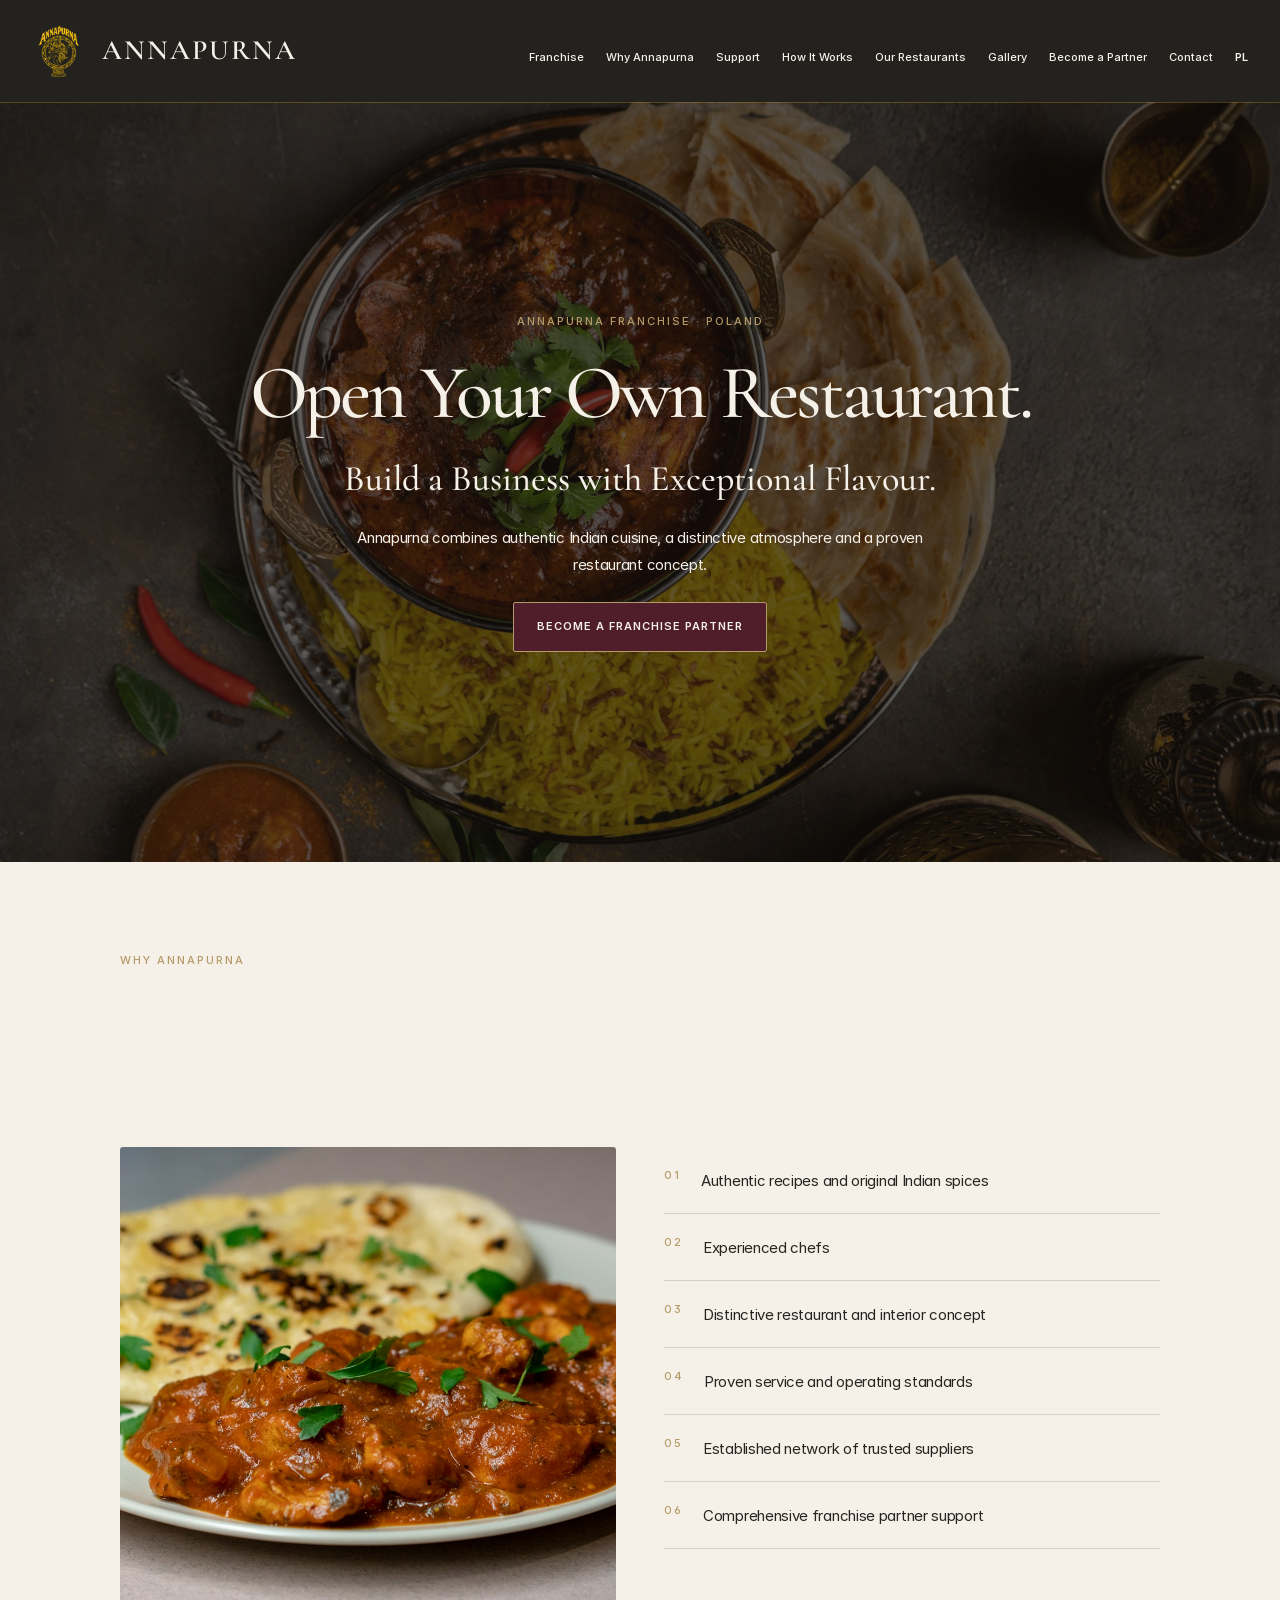
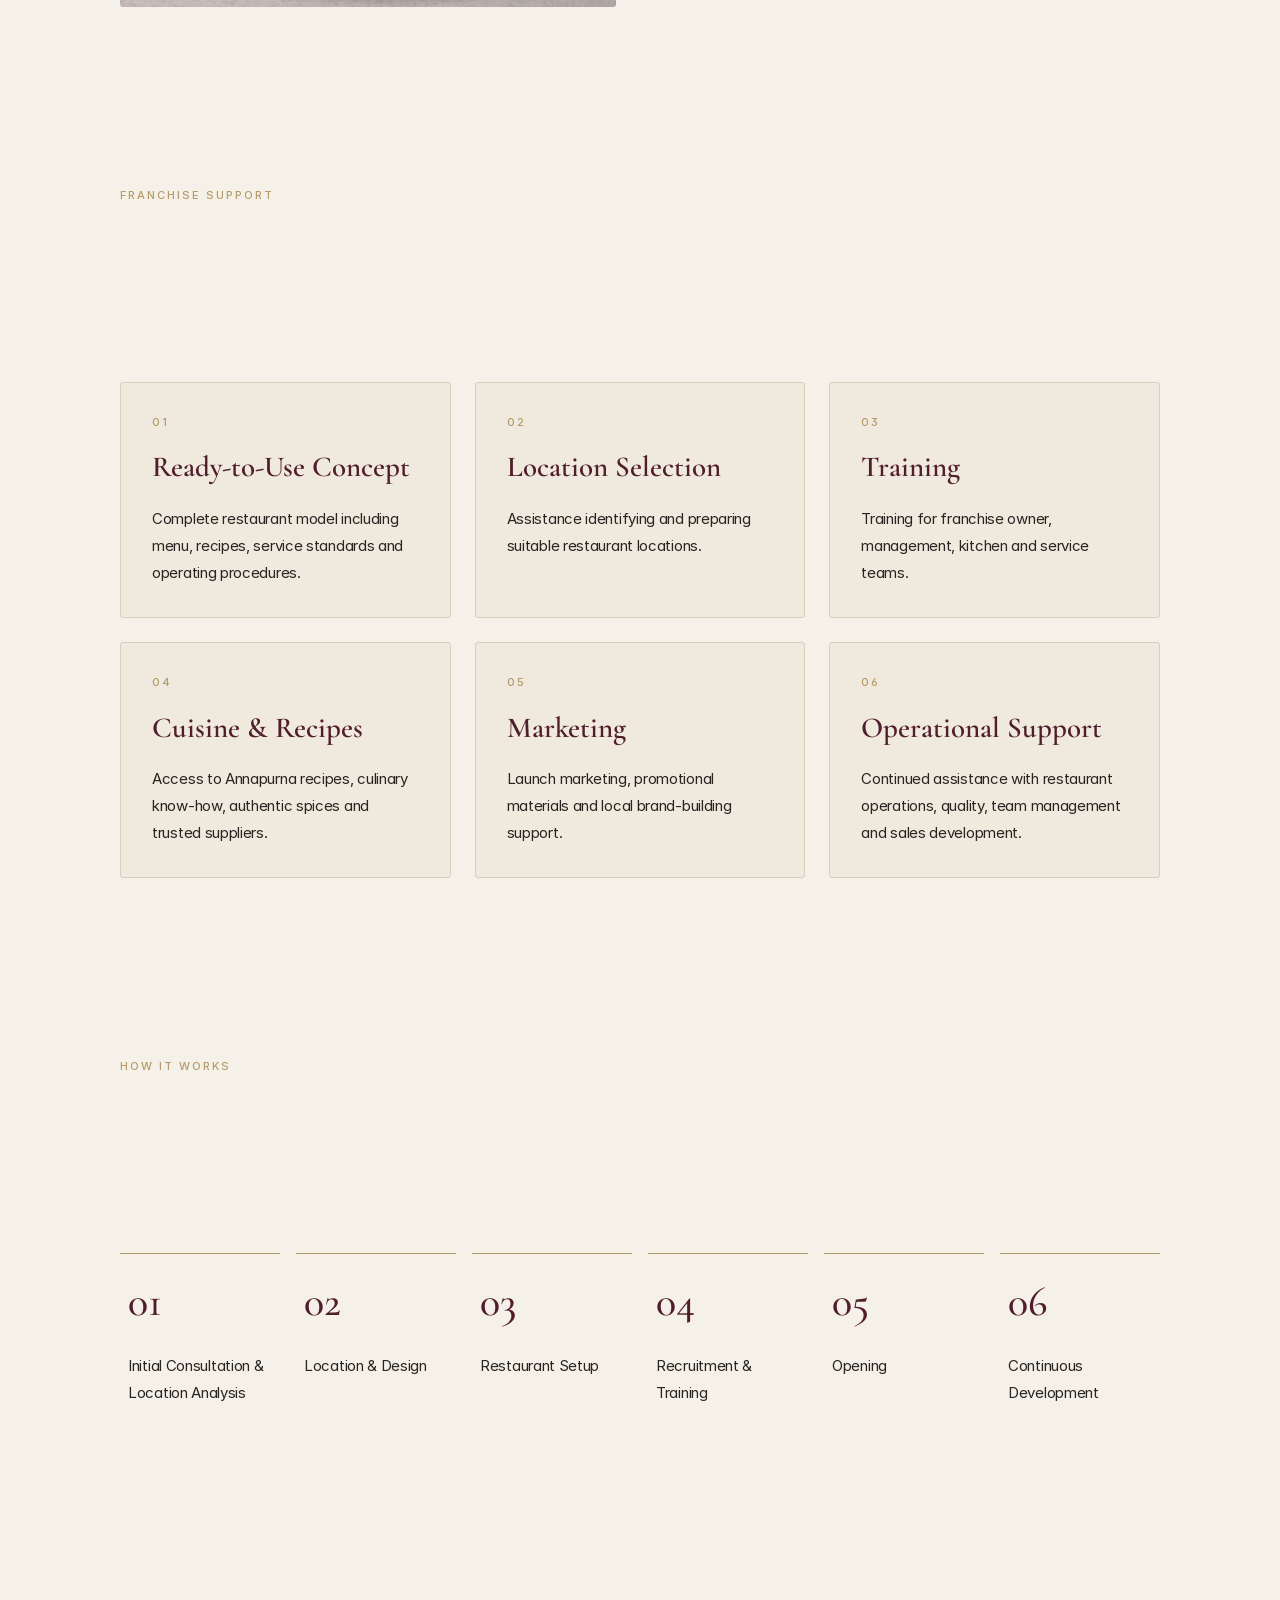
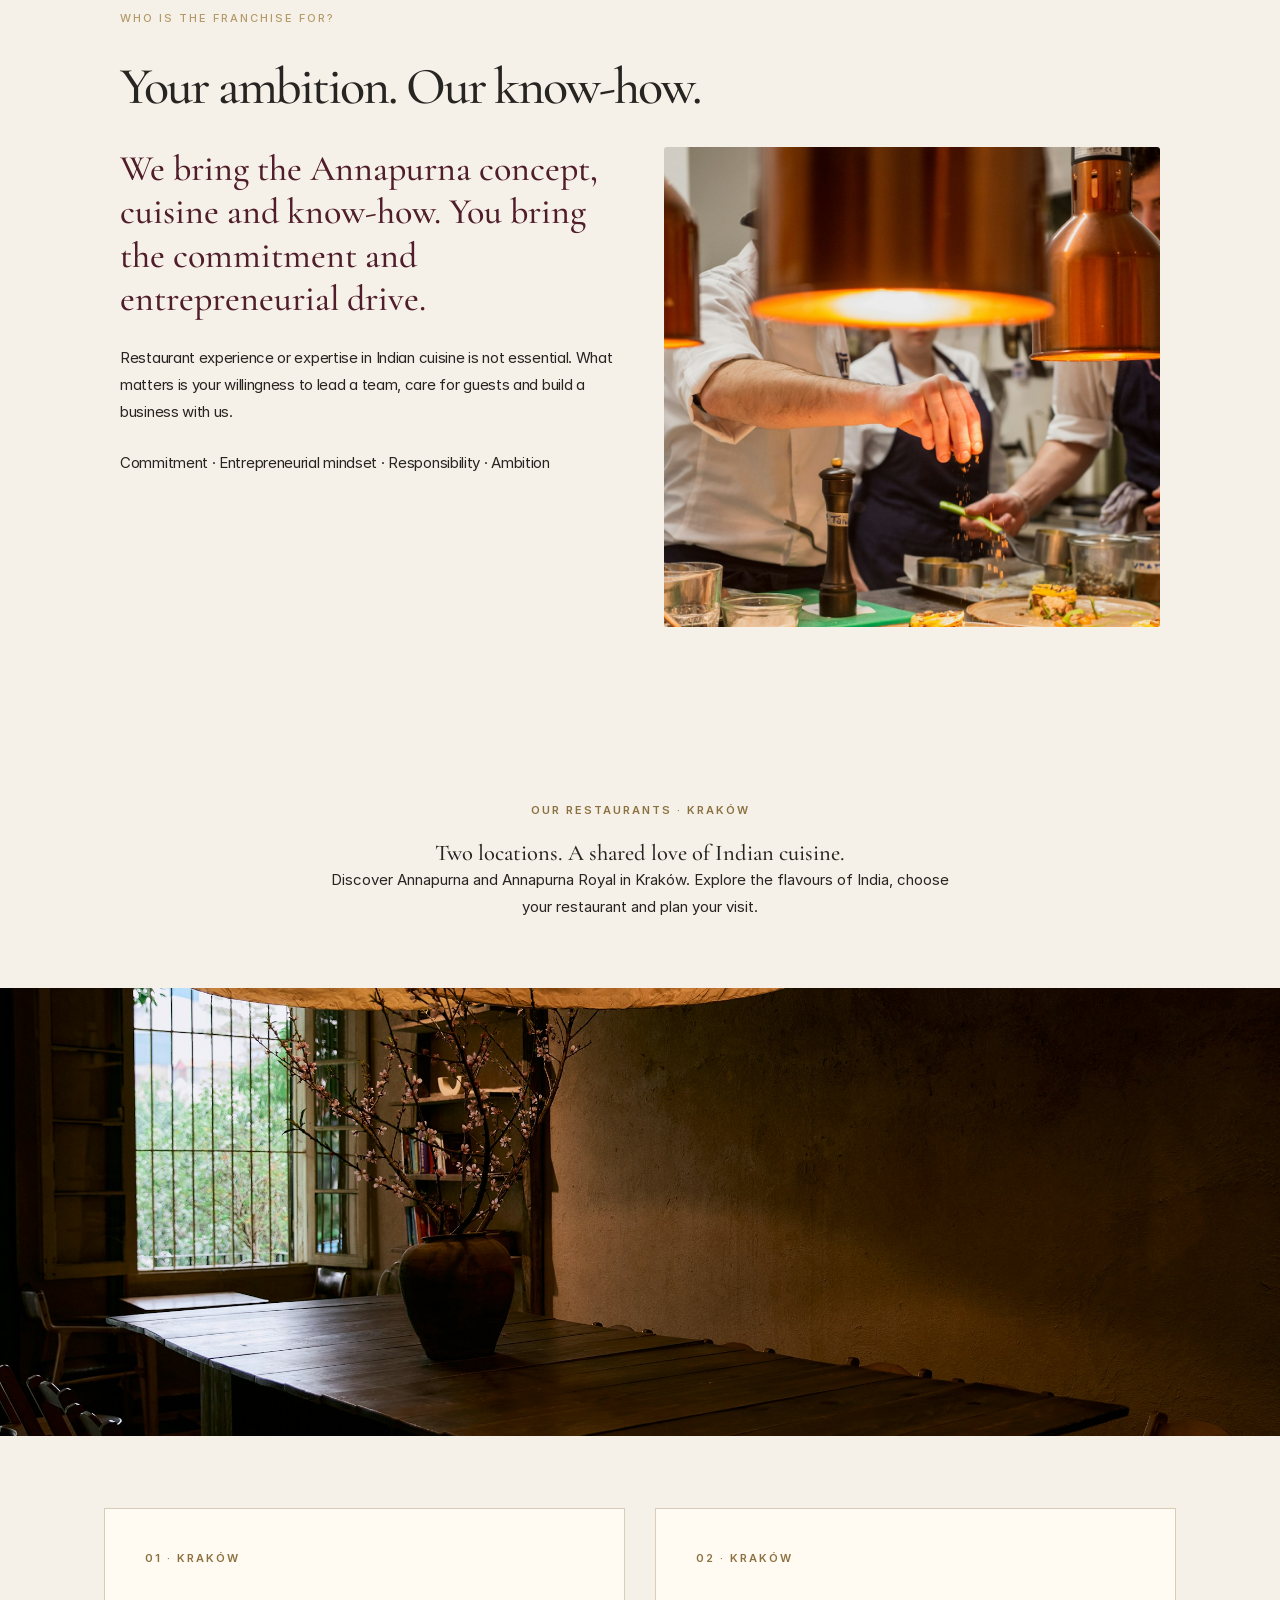
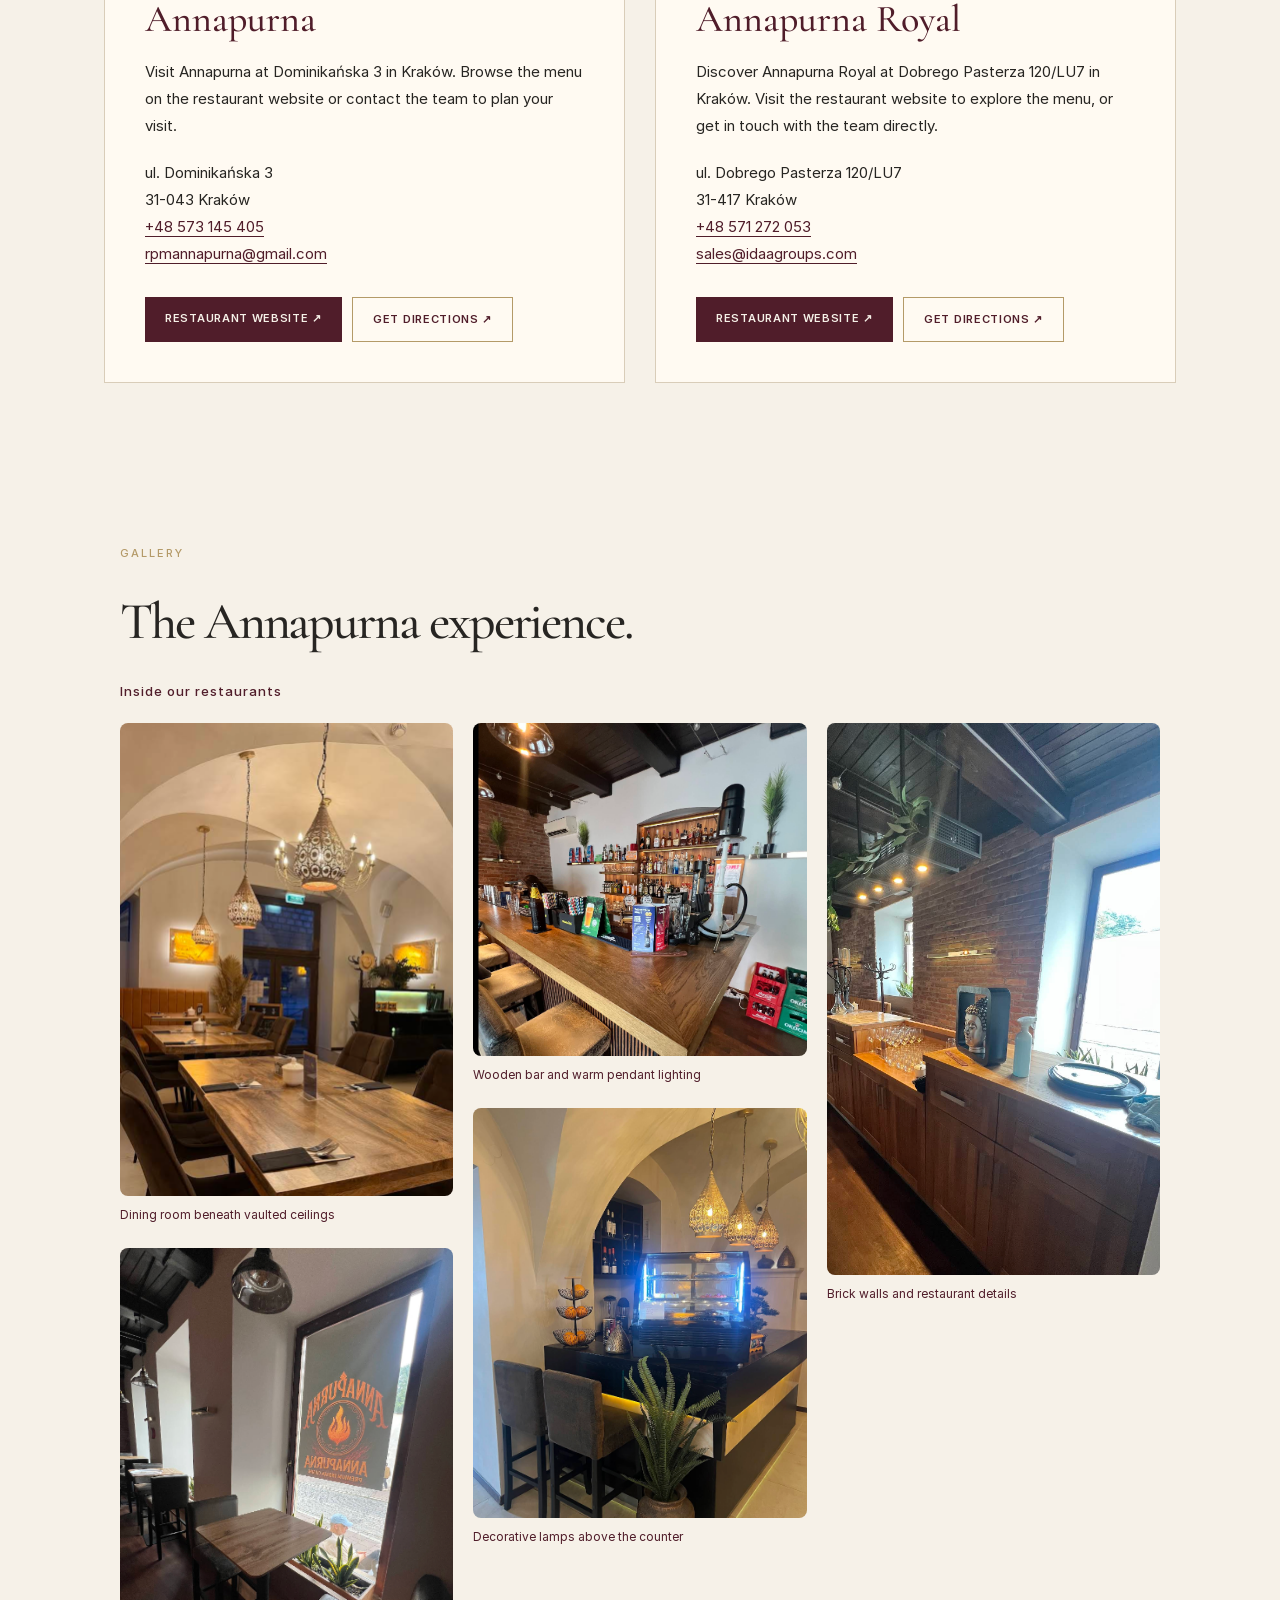
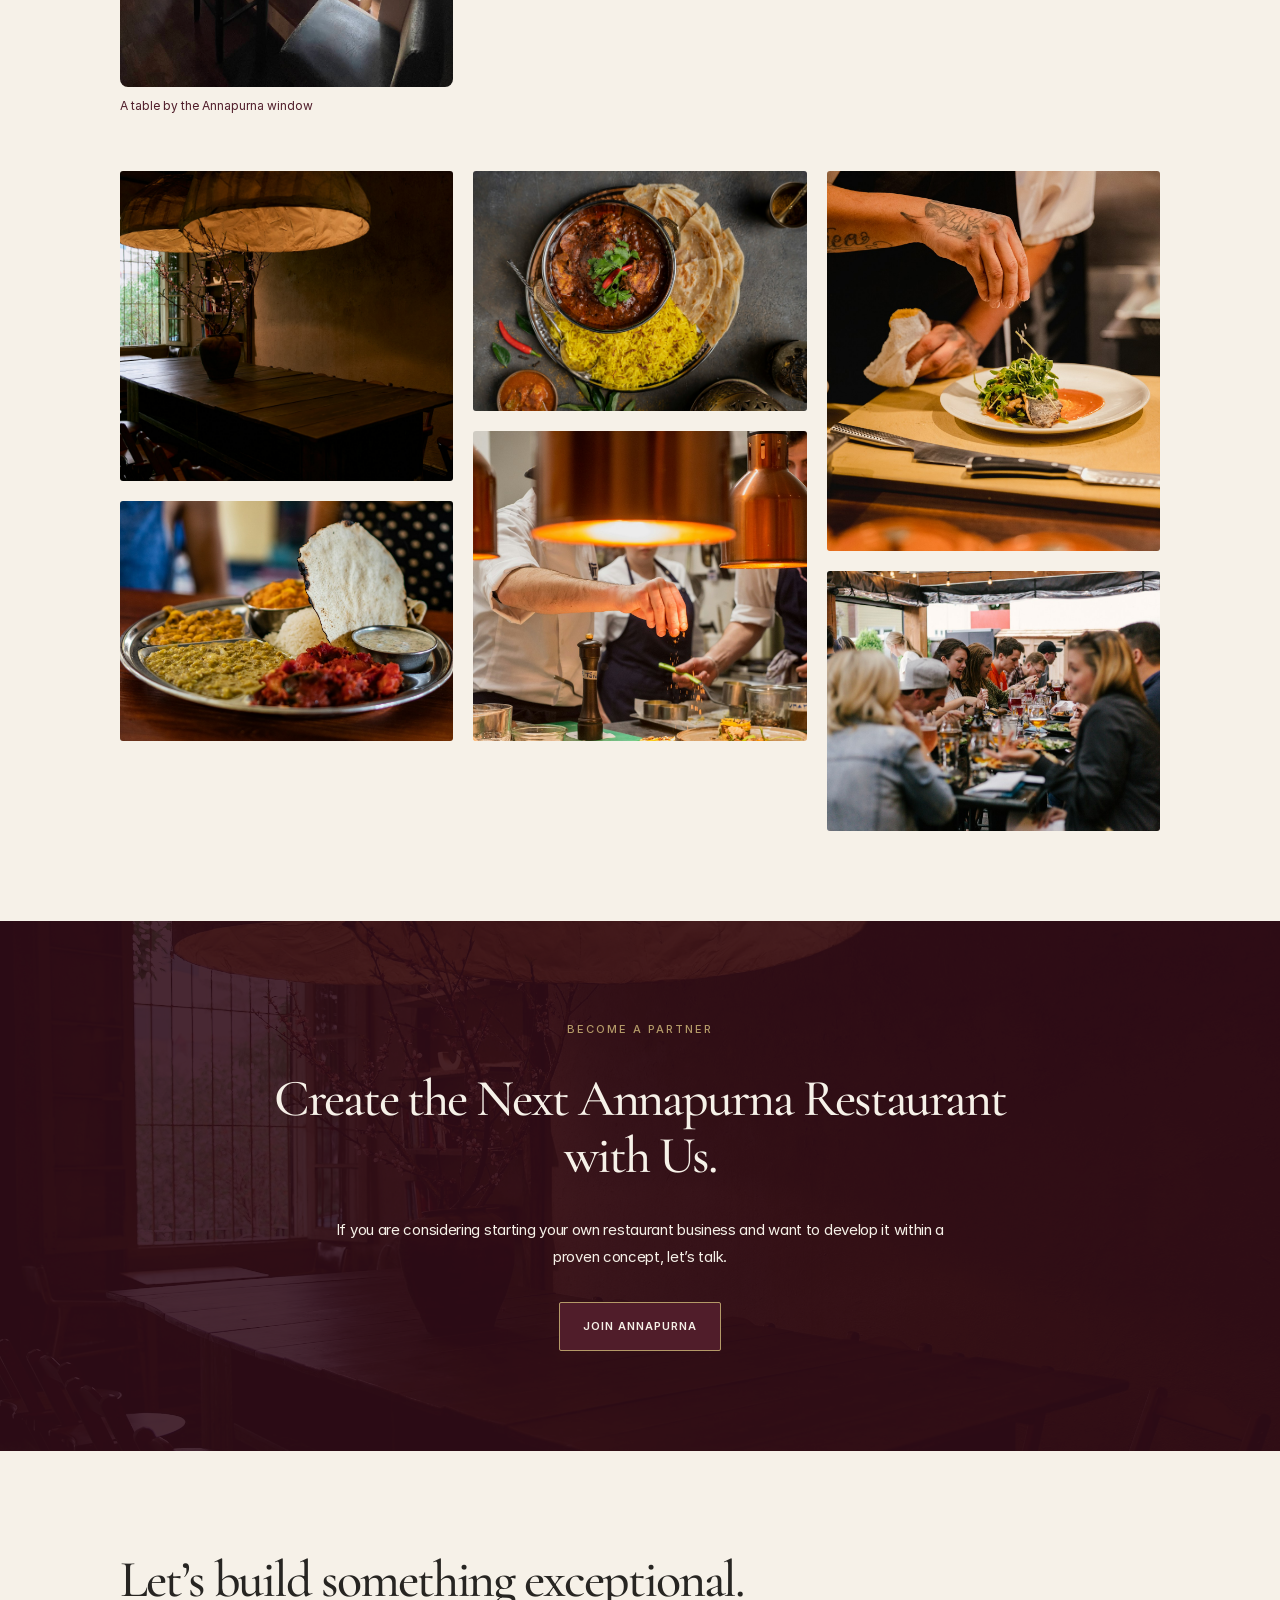
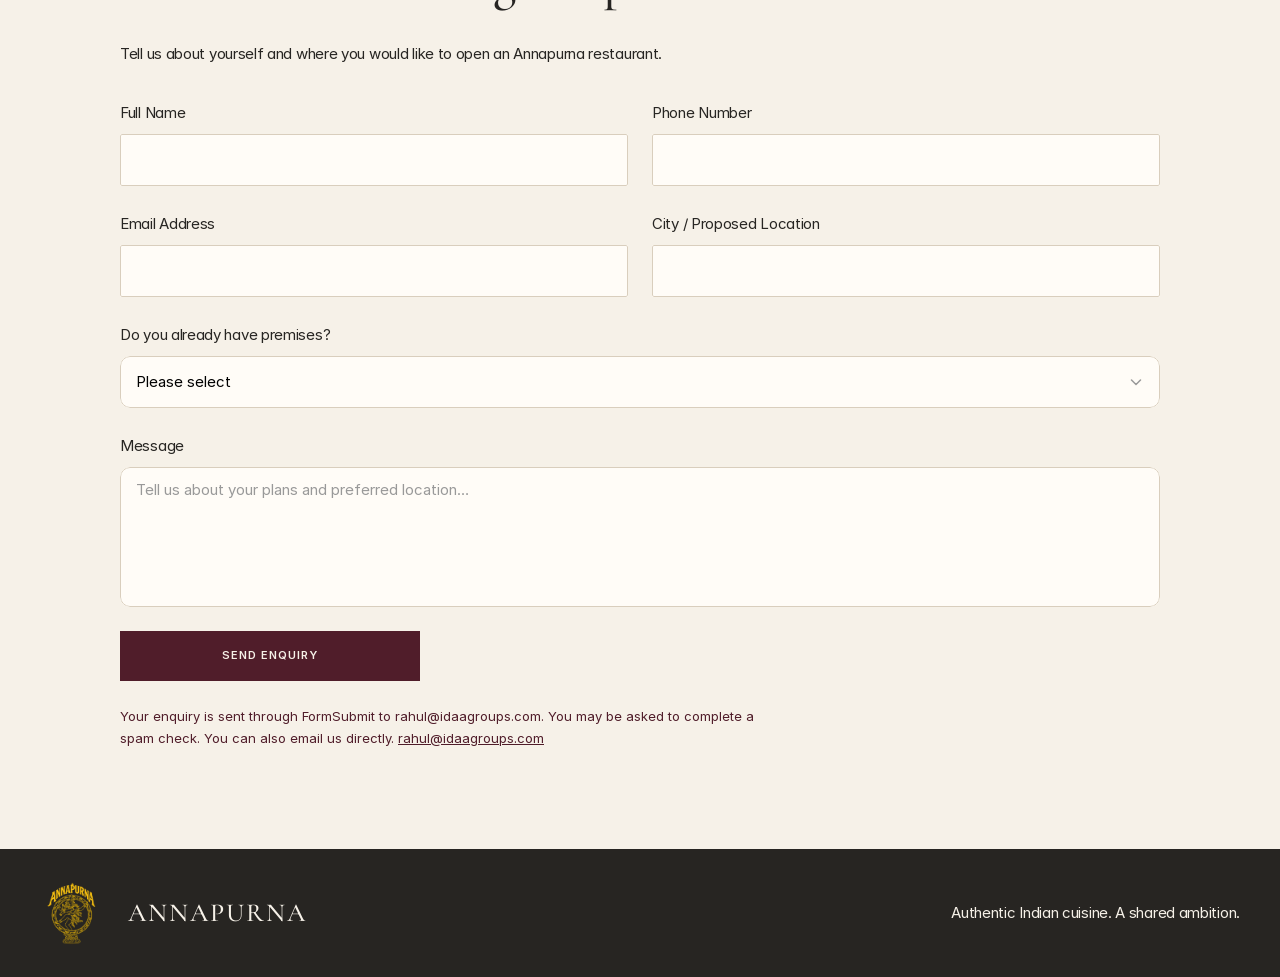
<file: index.html>
<!doctype html>

<html lang="en">
<head>
<meta charset="utf-8">
<meta name="viewport" content="width=device-width, initial-scale=1">
<title>Annapurna Franchise | Indian Restaurant Franchise Poland</title>
<meta name="description" content="Open an Annapurna Indian restaurant franchise in Poland. Discover our restaurant concept, training and ongoing partner support. Enquire about becoming a franchise partner.">
<link rel="canonical" href="https://annapurnapartners.eu/">
<link rel="icon" href="assets/images/annapurna-selected-logo.png">
<link rel="stylesheet" href="assets/index.css">
<link rel="stylesheet" href="assets/site.css?v=dark-header-1">
<script src="assets/site.js" defer>
</script>
</head>
<body>
<div id="main">
<div class="framer-8sVfm framer-lu9wU framer-1b2y277" data-layout-template="true" style="min-height:100vh;width:auto">
<div class="framer-kde1sw-container">
<div class="ssr-variant hidden-tsliex hidden-1re3m25">
<nav class="framer-WoyXn framer-V1hCl framer-1c32h92 framer-v-1c32h92" data-framer-name="Desktop" style="background-color:var(--token-bd20a147-64d3-4a7b-9d5a-b6e7541d400c);width:100%">
<div class="framer-158oz0j" data-framer-name="Brand and menu">
<div class="framer-hxh96k" data-framer-name="Annapurna Logo">
<div style="position:absolute;border-radius:inherit;corner-shape:inherit;top:0;right:0;bottom:0;left:0">
<img decoding="async" width="1600" height="1600" src="assets/images/annapurna-selected-logo.png" alt="Annapurna logo" style="display:block;width:100%;height:100%;border-radius:inherit;corner-shape:inherit;object-position:center;object-fit:cover">
</div>
</div>
<div class="framer-1288lwt" data-framer-component-type="RichTextContainer" style="--extracted-r6o4lv:var(--token-970d2178-4edd-49f4-8ee4-3be559ba5923);transform:none">
<p dir="auto" class="framer-text" style="--font-selector:R0Y7Q29ybW9yYW50IEdhcmFtb25kLTYwMA==;--framer-font-family:&quot;Cormorant Garamond&quot;, &quot;Cormorant Garamond Placeholder&quot;, serif;--framer-font-size:28px;--framer-font-weight:600;--framer-letter-spacing:2px;--framer-text-color:var(--extracted-r6o4lv, var(--token-970d2178-4edd-49f4-8ee4-3be559ba5923))">ANNAPURNA</p>
</div>
</div>
<div class="framer-1nh0qvi" data-framer-name="Navigation links">
<div class="framer-s6w3a" data-framer-component-type="RichTextContainer" style="transform:none">
<p dir="auto" class="framer-text" style="--font-selector:SW50ZXItTWVkaXVt;--framer-font-size:11px;--framer-font-weight:500">
<a class="framer-text framer-styles-preset-nbis3b" data-styles-preset="m0Fi1srIj" href="./#franchise">Franchise</a>
</p>
</div>
<div class="framer-1vx6iwa" data-framer-component-type="RichTextContainer" style="transform:none">
<p dir="auto" class="framer-text" style="--font-selector:SW50ZXItTWVkaXVt;--framer-font-size:11px;--framer-font-weight:500">
<a class="framer-text framer-styles-preset-nbis3b" data-styles-preset="m0Fi1srIj" href="./#why">Why Annapurna</a>
</p>
</div>
<div class="framer-1soqsgs" data-framer-component-type="RichTextContainer" style="transform:none">
<p dir="auto" class="framer-text" style="--font-selector:SW50ZXItTWVkaXVt;--framer-font-size:11px;--framer-font-weight:500">
<a class="framer-text framer-styles-preset-nbis3b" data-styles-preset="m0Fi1srIj" href="./#support">Support</a>
</p>
</div>
<div class="framer-con6us" data-framer-component-type="RichTextContainer" style="transform:none">
<p dir="auto" class="framer-text" style="--font-selector:SW50ZXItTWVkaXVt;--framer-font-size:11px;--framer-font-weight:500">
<a class="framer-text framer-styles-preset-nbis3b" data-styles-preset="m0Fi1srIj" href="./#process">How It Works</a>
</p>
</div>
<div class="framer-rexme7" data-framer-component-type="RichTextContainer" style="transform:none">
<p dir="auto" class="framer-text" style="--font-selector:SW50ZXItTWVkaXVt;--framer-font-size:11px;--framer-font-weight:500">
<a class="framer-text framer-styles-preset-nbis3b" data-styles-preset="m0Fi1srIj" href="./page.html">Our Restaurants</a>
</p>
</div>
<div class="framer-1np2rli" data-framer-component-type="RichTextContainer" style="transform:none">
<p dir="auto" class="framer-text" style="--font-selector:SW50ZXItTWVkaXVt;--framer-font-size:11px;--framer-font-weight:500">
<a class="framer-text framer-styles-preset-nbis3b" data-styles-preset="m0Fi1srIj" href="./#gallery">Gallery</a>
</p>
</div>
<div class="framer-d7omqh" data-framer-component-type="RichTextContainer" style="transform:none">
<p dir="auto" class="framer-text" style="--font-selector:SW50ZXItTWVkaXVt;--framer-font-size:11px;--framer-font-weight:500">
<a class="framer-text framer-styles-preset-nbis3b" data-styles-preset="m0Fi1srIj" href="./#enquiry">Become a Partner</a>
</p>
</div>
<div class="framer-d7omqh contact-nav-item" data-framer-component-type="RichTextContainer" style="transform:none">
<p class="framer-text" style="--framer-font-size:11px;--framer-font-weight:500;--font-selector:SW50ZXItTWVkaXVt">
<a class="framer-text framer-styles-preset-nbis3b" href="./contact.html">Contact</a>
</p>
</div>
<div class="framer-aljx1r" data-framer-name="Language switch" data-framer-component-type="RichTextContainer" style="transform:none">
<p dir="auto" class="framer-text" style="--font-selector:SW50ZXItU2VtaUJvbGQ=;--framer-font-size:11px;--framer-font-weight:600">
<a class="framer-text framer-styles-preset-nbis3b" data-styles-preset="m0Fi1srIj" href="./pl.html">PL</a>
</p>
</div>
</div>
</nav>
</div>
<div class="ssr-variant hidden-1b2y277">
<nav class="framer-WoyXn framer-V1hCl framer-1c32h92 framer-v-1s7jv7d" data-framer-name="Phone" style="background-color:var(--token-bd20a147-64d3-4a7b-9d5a-b6e7541d400c);width:100%">
<div class="framer-158oz0j" data-framer-name="Brand and menu">
<div class="framer-hxh96k" data-framer-name="Annapurna Logo">
<div style="position:absolute;border-radius:inherit;corner-shape:inherit;top:0;right:0;bottom:0;left:0">
<img decoding="async" width="1600" height="1600" src="assets/images/annapurna-selected-logo.png" alt="Annapurna logo" style="display:block;width:100%;height:100%;border-radius:inherit;corner-shape:inherit;object-position:center;object-fit:cover">
</div>
</div>
<div class="framer-1288lwt" data-framer-component-type="RichTextContainer" style="--extracted-r6o4lv:var(--token-970d2178-4edd-49f4-8ee4-3be559ba5923);transform:none">
<p dir="auto" class="framer-text" style="--font-selector:R0Y7Q29ybW9yYW50IEdhcmFtb25kLTYwMA==;--framer-font-family:&quot;Cormorant Garamond&quot;, &quot;Cormorant Garamond Placeholder&quot;, serif;--framer-font-size:20px;--framer-font-weight:600;--framer-letter-spacing:1px;--framer-text-color:var(--extracted-r6o4lv, var(--token-970d2178-4edd-49f4-8ee4-3be559ba5923))">ANNAPURNA</p>
</div>
<div class="framer-ixmkf9" data-border="true" data-framer-name="Menu" data-highlight="true" tabindex="0" style="--border-bottom-width:1px;--border-color:rgb(180, 154, 104);--border-left-width:1px;--border-right-width:1px;--border-style:solid;--border-top-width:1px" role="button" aria-expanded="false" aria-label="Toggle navigation menu">
<div class="framer-s2u7ib" data-framer-component-type="RichTextContainer" style="transform:none">
<p dir="auto" class="framer-text" style="--font-selector:SW50ZXItTWVkaXVt;--framer-font-size:11px;--framer-font-weight:500"><svg aria-hidden="true" focusable="false" width="22" height="18" viewBox="0 0 22 18" fill="none" style="display:block"><path d="M1 2H21M1 9H21M1 16H21" stroke="currentColor" stroke-width="1.6" stroke-linecap="round"/></svg></p>
</div>
</div>
</div>
<div class="framer-1nh0qvi" data-framer-name="Navigation links">
<div class="framer-s6w3a" data-framer-component-type="RichTextContainer" style="transform:none">
<p dir="auto" class="framer-text" style="--font-selector:SW50ZXItTWVkaXVt;--framer-font-size:11px;--framer-font-weight:500">
<a class="framer-text framer-styles-preset-nbis3b" data-styles-preset="m0Fi1srIj" href="./#franchise">Franchise</a>
</p>
</div>
<div class="framer-1vx6iwa" data-framer-component-type="RichTextContainer" style="transform:none">
<p dir="auto" class="framer-text" style="--font-selector:SW50ZXItTWVkaXVt;--framer-font-size:11px;--framer-font-weight:500">
<a class="framer-text framer-styles-preset-nbis3b" data-styles-preset="m0Fi1srIj" href="./#why">Why Annapurna</a>
</p>
</div>
<div class="framer-1soqsgs" data-framer-component-type="RichTextContainer" style="transform:none">
<p dir="auto" class="framer-text" style="--font-selector:SW50ZXItTWVkaXVt;--framer-font-size:11px;--framer-font-weight:500">
<a class="framer-text framer-styles-preset-nbis3b" data-styles-preset="m0Fi1srIj" href="./#support">Support</a>
</p>
</div>
<div class="framer-con6us" data-framer-component-type="RichTextContainer" style="transform:none">
<p dir="auto" class="framer-text" style="--font-selector:SW50ZXItTWVkaXVt;--framer-font-size:11px;--framer-font-weight:500">
<a class="framer-text framer-styles-preset-nbis3b" data-styles-preset="m0Fi1srIj" href="./#process">How It Works</a>
</p>
</div>
<div class="framer-rexme7" data-framer-component-type="RichTextContainer" style="transform:none">
<p dir="auto" class="framer-text" style="--font-selector:SW50ZXItTWVkaXVt;--framer-font-size:11px;--framer-font-weight:500">
<a class="framer-text framer-styles-preset-nbis3b" data-styles-preset="m0Fi1srIj" href="./page.html">Our Restaurants</a>
</p>
</div>
<div class="framer-1np2rli" data-framer-component-type="RichTextContainer" style="transform:none">
<p dir="auto" class="framer-text" style="--font-selector:SW50ZXItTWVkaXVt;--framer-font-size:11px;--framer-font-weight:500">
<a class="framer-text framer-styles-preset-nbis3b" data-styles-preset="m0Fi1srIj" href="./#gallery">Gallery</a>
</p>
</div>
<div class="framer-d7omqh" data-framer-component-type="RichTextContainer" style="transform:none">
<p dir="auto" class="framer-text" style="--font-selector:SW50ZXItTWVkaXVt;--framer-font-size:11px;--framer-font-weight:500">
<a class="framer-text framer-styles-preset-nbis3b" data-styles-preset="m0Fi1srIj" href="./#enquiry">Become a Partner</a>
</p>
</div>
<div class="framer-d7omqh contact-nav-item" data-framer-component-type="RichTextContainer" style="transform:none">
<p class="framer-text" style="--framer-font-size:11px;--framer-font-weight:500;--font-selector:SW50ZXItTWVkaXVt">
<a class="framer-text framer-styles-preset-nbis3b" href="./contact.html">Contact</a>
</p>
</div>
<div class="framer-aljx1r" data-framer-name="Language switch" data-framer-component-type="RichTextContainer" style="transform:none">
<p dir="auto" class="framer-text" style="--font-selector:SW50ZXItU2VtaUJvbGQ=;--framer-font-size:11px;--framer-font-weight:600">
<a class="framer-text framer-styles-preset-nbis3b" data-styles-preset="m0Fi1srIj" href="./pl.html">PL</a>
</p>
</div>
</div>
</nav>
</div>
</div>
<div class="framer-riPcp framer-cYHFl framer-4xK9e framer-lu9wU framer-NHAus framer-72rtr7" style="min-height:100vh;width:auto;display:contents">
<div class="framer-ezc4q6" data-framer-name="Franchise" id="franchise">
<div style="position:absolute;border-radius:inherit;corner-shape:inherit;top:0;right:0;bottom:0;left:0">
<img decoding="async" width="1600" height="1067" src="assets/images/NaKuo4T1jBxpm4BqhZ1757sI.jpg" alt style="display:block;width:100%;height:100%;border-radius:inherit;corner-shape:inherit;object-position:center;object-fit:cover">
</div>
<div class="framer-1rd3xup" data-framer-name="Cinematic shade">
</div>
<div class="framer-5own0z" data-framer-name="Opening message" style="">
<div class="framer-1q4n383" data-framer-component-type="RichTextContainer" style="transform:none">
<p class="framer-text framer-styles-preset-1azizci" data-styles-preset="t3lvwHBvp" dir="auto" style="--framer-text-alignment:center">ANNAPURNA FRANCHISE · POLAND</p>
</div>
<div class="framer-1g1k4o7" data-framer-component-type="RichTextContainer" style="transform:none">
<h1 class="framer-text framer-styles-preset-12r7wg7" data-styles-preset="mNXYrLosG" dir="auto" style="--framer-text-alignment:center;--framer-text-color:var(--token-bd20a147-64d3-4a7b-9d5a-b6e7541d400c)">Open Your Own Restaurant.</h1>
</div>
<div class="ssr-variant hidden-afut7o">
<div class="framer-x34nhc" data-framer-component-type="RichTextContainer" style="transform:none">
<p dir="auto" style="--font-selector:R0Y7Q29ybW9yYW50IEdhcmFtb25kLTUwMA==;--framer-font-family:&quot;Cormorant Garamond&quot;, &quot;Cormorant Garamond Placeholder&quot;, serif;--framer-font-size:36px;--framer-font-weight:500;--framer-text-alignment:center;--framer-text-color:var(--token-bd20a147-64d3-4a7b-9d5a-b6e7541d400c)" class="framer-text">Build a Business with Exceptional Flavour.</p>
</div>
</div>
<div class="ssr-variant hidden-q4e8tt hidden-72rtr7">
<div class="framer-x34nhc" data-framer-component-type="RichTextContainer" style="transform:none">
<p dir="auto" style="--font-selector:R0Y7Q29ybW9yYW50IEdhcmFtb25kLTUwMA==;--framer-font-family:&quot;Cormorant Garamond&quot;, &quot;Cormorant Garamond Placeholder&quot;, serif;--framer-font-size:28px;--framer-font-weight:500;--framer-text-alignment:center;--framer-text-color:var(--token-bd20a147-64d3-4a7b-9d5a-b6e7541d400c)" class="framer-text">Build a Business with Exceptional Flavour.</p>
</div>
</div>
<div class="framer-w3mdhg" data-framer-component-type="RichTextContainer" style="transform:none">
<p class="framer-text framer-styles-preset-oyfe0f" data-styles-preset="tK447ahy5" dir="auto" style="--framer-text-alignment:center;--framer-text-color:var(--token-bd20a147-64d3-4a7b-9d5a-b6e7541d400c)">Annapurna combines authentic Indian cuisine, a distinctive atmosphere and a proven restaurant concept.</p>
</div>
<div class="ssr-variant">
<div class="framer-1dzw1g1-container">
<a class="framer-CMGu7 framer-j9s2dq framer-v-j9s2dq framer-121qbx7" data-border="true" data-framer-name="Default" href="./#enquiry" tabindex="0" style="--border-bottom-width:1px;--border-color:rgb(180, 154, 104);--border-left-width:1px;--border-right-width:1px;--border-style:solid;--border-top-width:1px;background-color:var(--token-970d2178-4edd-49f4-8ee4-3be559ba5923);border-bottom-left-radius:2px;border-bottom-right-radius:2px;border-top-left-radius:2px;border-top-right-radius:2px;opacity:1">
<div class="framer-f4v40z" data-framer-name="Label" data-framer-component-type="RichTextContainer" style="--extracted-r6o4lv:var(--token-bd20a147-64d3-4a7b-9d5a-b6e7541d400c);transform:none">
<p dir="auto" class="framer-text" style="--font-selector:SW50ZXItU2VtaUJvbGQ=;--framer-font-size:11px;--framer-font-weight:600;--framer-letter-spacing:1px;--framer-text-color:var(--extracted-r6o4lv, var(--token-bd20a147-64d3-4a7b-9d5a-b6e7541d400c))">BECOME A FRANCHISE PARTNER</p>
</div>
</a>
</div>
</div>
</div>
</div>
<div class="framer-1ckv8wo" data-framer-name="Why Annapurna" id="why">
<div class="framer-1i9d152" data-framer-component-type="RichTextContainer" style="transform:none">
<p class="framer-text framer-styles-preset-1azizci" data-styles-preset="t3lvwHBvp" dir="auto">WHY ANNAPURNA</p>
</div>
<div class="framer-wjubzw" data-framer-component-type="RichTextContainer" style="will-change:transform;opacity:0;transform:translateY(10px)">
<h2 class="framer-text framer-styles-preset-houfl" data-styles-preset="ljGQ0Ru30" dir="auto" style="--framer-text-alignment:start">Authentic Indian Tradition. A Modern Restaurant Business.</h2>
</div>
<div class="framer-1qrrjuj" data-framer-name="Tradition and standards">
<div class="ssr-variant">
<div class="framer-1ds49rl" data-framer-name="Authentic Indian cuisine">
<div style="position:absolute;border-radius:inherit;corner-shape:inherit;top:0;right:0;bottom:0;left:0">
<img decoding="async" loading="lazy" width="1600" height="867" src="assets/images/YxHeZUZZ2MugEnj5uAsgZVhUUvc.jpg" alt="Indian curry with freshly baked naan" style="display:block;width:100%;height:100%;border-radius:inherit;corner-shape:inherit;object-position:center;object-fit:cover">
</div>
</div>
</div>
<div class="framer-1tmlqjd" data-framer-name="Our foundations">
<div class="framer-1jt1ler" data-border="true" data-framer-name="Brand foundation">
<div class="framer-16mzyx9" data-framer-component-type="RichTextContainer" style="transform:none">
<p class="framer-text framer-styles-preset-1azizci" data-styles-preset="t3lvwHBvp" dir="auto">01</p>
</div>
<div class="framer-1httuo" data-framer-component-type="RichTextContainer" style="transform:none">
<p class="framer-text framer-styles-preset-oyfe0f" data-styles-preset="tK447ahy5" dir="auto">Authentic recipes and original Indian spices</p>
</div>
</div>
<div class="framer-skiulo" data-border="true" data-framer-name="Brand foundation">
<div class="framer-1yukvu7" data-framer-component-type="RichTextContainer" style="transform:none">
<p class="framer-text framer-styles-preset-1azizci" data-styles-preset="t3lvwHBvp" dir="auto">02</p>
</div>
<div class="framer-1n5lz9v" data-framer-component-type="RichTextContainer" style="transform:none">
<p class="framer-text framer-styles-preset-oyfe0f" data-styles-preset="tK447ahy5" dir="auto">Experienced chefs</p>
</div>
</div>
<div class="framer-19pa5ha" data-border="true" data-framer-name="Brand foundation">
<div class="framer-su5u7g" data-framer-component-type="RichTextContainer" style="transform:none">
<p class="framer-text framer-styles-preset-1azizci" data-styles-preset="t3lvwHBvp" dir="auto">03</p>
</div>
<div class="framer-85whtz" data-framer-component-type="RichTextContainer" style="transform:none">
<p class="framer-text framer-styles-preset-oyfe0f" data-styles-preset="tK447ahy5" dir="auto">Distinctive restaurant and interior concept</p>
</div>
</div>
<div class="framer-1dq1fcb" data-border="true" data-framer-name="Brand foundation">
<div class="framer-1cz6w21" data-framer-component-type="RichTextContainer" style="transform:none">
<p class="framer-text framer-styles-preset-1azizci" data-styles-preset="t3lvwHBvp" dir="auto">04</p>
</div>
<div class="framer-hlt2g5" data-framer-component-type="RichTextContainer" style="transform:none">
<p class="framer-text framer-styles-preset-oyfe0f" data-styles-preset="tK447ahy5" dir="auto">Proven service and operating standards</p>
</div>
</div>
<div class="framer-1opwfyo" data-border="true" data-framer-name="Brand foundation">
<div class="framer-1xc42zv" data-framer-component-type="RichTextContainer" style="transform:none">
<p class="framer-text framer-styles-preset-1azizci" data-styles-preset="t3lvwHBvp" dir="auto">05</p>
</div>
<div class="framer-qx4ezm" data-framer-component-type="RichTextContainer" style="transform:none">
<p class="framer-text framer-styles-preset-oyfe0f" data-styles-preset="tK447ahy5" dir="auto">Established network of trusted suppliers</p>
</div>
</div>
<div class="framer-l2urr0" data-border="true" data-framer-name="Brand foundation">
<div class="framer-1p1adxf" data-framer-component-type="RichTextContainer" style="transform:none">
<p class="framer-text framer-styles-preset-1azizci" data-styles-preset="t3lvwHBvp" dir="auto">06</p>
</div>
<div class="framer-13zyqan" data-framer-component-type="RichTextContainer" style="transform:none">
<p class="framer-text framer-styles-preset-oyfe0f" data-styles-preset="tK447ahy5" dir="auto">Comprehensive franchise partner support</p>
</div>
</div>
</div>
</div>
</div>
<div class="framer-ymtdzs" data-framer-name="Franchise Support" id="support">
<div class="framer-1da81cx" data-framer-component-type="RichTextContainer" style="transform:none">
<p class="framer-text framer-styles-preset-1azizci" data-styles-preset="t3lvwHBvp" dir="auto">FRANCHISE SUPPORT</p>
</div>
<div class="framer-1rsqy9r" data-framer-component-type="RichTextContainer" style="will-change:transform;opacity:0;transform:translateY(10px)">
<h2 class="framer-text framer-styles-preset-houfl" data-styles-preset="ljGQ0Ru30" dir="auto" style="--framer-text-alignment:start">A complete concept. Support at every step.</h2>
</div>
<div class="framer-1enknl7" data-framer-name="Partner support">
<div class="framer-kktym7" data-border="true" data-framer-name="Ready-to-Use Concept">
<div class="framer-vlb8vg" data-framer-component-type="RichTextContainer" style="transform:none">
<p class="framer-text framer-styles-preset-1azizci" data-styles-preset="t3lvwHBvp" dir="auto">01</p>
</div>
<div class="framer-12hf8wd" data-framer-component-type="RichTextContainer" style="transform:none">
<h3 dir="auto" style="--font-selector:R0Y7Q29ybW9yYW50IEdhcmFtb25kLTYwMA==;--framer-font-family:&quot;Cormorant Garamond&quot;, &quot;Cormorant Garamond Placeholder&quot;, serif;--framer-font-size:29px;--framer-font-weight:600;--framer-text-color:#501D2A" class="framer-text">Ready-to-Use Concept</h3>
</div>
<div class="framer-ans1oo" data-framer-component-type="RichTextContainer" style="transform:none">
<p class="framer-text framer-styles-preset-oyfe0f" data-styles-preset="tK447ahy5" dir="auto">Complete restaurant model including menu, recipes, service standards and operating procedures.</p>
</div>
</div>
<div class="framer-15jicj2" data-border="true" data-framer-name="Location Selection">
<div class="framer-1jwb25l" data-framer-component-type="RichTextContainer" style="transform:none">
<p class="framer-text framer-styles-preset-1azizci" data-styles-preset="t3lvwHBvp" dir="auto">02</p>
</div>
<div class="framer-ld67gz" data-framer-component-type="RichTextContainer" style="transform:none">
<h3 dir="auto" style="--font-selector:R0Y7Q29ybW9yYW50IEdhcmFtb25kLTYwMA==;--framer-font-family:&quot;Cormorant Garamond&quot;, &quot;Cormorant Garamond Placeholder&quot;, serif;--framer-font-size:29px;--framer-font-weight:600;--framer-text-color:#501D2A" class="framer-text">Location Selection</h3>
</div>
<div class="framer-fj2twg" data-framer-component-type="RichTextContainer" style="transform:none">
<p class="framer-text framer-styles-preset-oyfe0f" data-styles-preset="tK447ahy5" dir="auto">Assistance identifying and preparing suitable restaurant locations.</p>
</div>
</div>
<div class="framer-efhpqh" data-border="true" data-framer-name="Training">
<div class="framer-d4v6sg" data-framer-component-type="RichTextContainer" style="transform:none">
<p class="framer-text framer-styles-preset-1azizci" data-styles-preset="t3lvwHBvp" dir="auto">03</p>
</div>
<div class="framer-1ndmcn0" data-framer-component-type="RichTextContainer" style="transform:none">
<h3 dir="auto" style="--font-selector:R0Y7Q29ybW9yYW50IEdhcmFtb25kLTYwMA==;--framer-font-family:&quot;Cormorant Garamond&quot;, &quot;Cormorant Garamond Placeholder&quot;, serif;--framer-font-size:29px;--framer-font-weight:600;--framer-text-color:#501D2A" class="framer-text">Training</h3>
</div>
<div class="framer-1krmyfs" data-framer-component-type="RichTextContainer" style="transform:none">
<p class="framer-text framer-styles-preset-oyfe0f" data-styles-preset="tK447ahy5" dir="auto">Training for franchise owner, management, kitchen and service teams.</p>
</div>
</div>
<div class="framer-17svaz8" data-border="true" data-framer-name="Cuisine &amp; Recipes">
<div class="framer-15t3m4" data-framer-component-type="RichTextContainer" style="transform:none">
<p class="framer-text framer-styles-preset-1azizci" data-styles-preset="t3lvwHBvp" dir="auto">04</p>
</div>
<div class="framer-o6m3ya" data-framer-component-type="RichTextContainer" style="transform:none">
<h3 dir="auto" style="--font-selector:R0Y7Q29ybW9yYW50IEdhcmFtb25kLTYwMA==;--framer-font-family:&quot;Cormorant Garamond&quot;, &quot;Cormorant Garamond Placeholder&quot;, serif;--framer-font-size:29px;--framer-font-weight:600;--framer-text-color:#501D2A" class="framer-text">Cuisine &amp; Recipes</h3>
</div>
<div class="framer-whq9yd" data-framer-component-type="RichTextContainer" style="transform:none">
<p class="framer-text framer-styles-preset-oyfe0f" data-styles-preset="tK447ahy5" dir="auto">Access to Annapurna recipes, culinary know-how, authentic spices and trusted suppliers.</p>
</div>
</div>
<div class="framer-wxvgt4" data-border="true" data-framer-name="Marketing">
<div class="framer-1m75wcx" data-framer-component-type="RichTextContainer" style="transform:none">
<p class="framer-text framer-styles-preset-1azizci" data-styles-preset="t3lvwHBvp" dir="auto">05</p>
</div>
<div class="framer-uair0e" data-framer-component-type="RichTextContainer" style="transform:none">
<h3 dir="auto" style="--font-selector:R0Y7Q29ybW9yYW50IEdhcmFtb25kLTYwMA==;--framer-font-family:&quot;Cormorant Garamond&quot;, &quot;Cormorant Garamond Placeholder&quot;, serif;--framer-font-size:29px;--framer-font-weight:600;--framer-text-color:#501D2A" class="framer-text">Marketing</h3>
</div>
<div class="framer-wdocda" data-framer-component-type="RichTextContainer" style="transform:none">
<p class="framer-text framer-styles-preset-oyfe0f" data-styles-preset="tK447ahy5" dir="auto">Launch marketing, promotional materials and local brand-building support.</p>
</div>
</div>
<div class="framer-wgbfov" data-border="true" data-framer-name="Operational Support">
<div class="framer-16agacl" data-framer-component-type="RichTextContainer" style="transform:none">
<p class="framer-text framer-styles-preset-1azizci" data-styles-preset="t3lvwHBvp" dir="auto">06</p>
</div>
<div class="framer-1bh8kir" data-framer-component-type="RichTextContainer" style="transform:none">
<h3 dir="auto" style="--font-selector:R0Y7Q29ybW9yYW50IEdhcmFtb25kLTYwMA==;--framer-font-family:&quot;Cormorant Garamond&quot;, &quot;Cormorant Garamond Placeholder&quot;, serif;--framer-font-size:29px;--framer-font-weight:600;--framer-text-color:#501D2A" class="framer-text">Operational Support</h3>
</div>
<div class="framer-1xsxj6n" data-framer-component-type="RichTextContainer" style="transform:none">
<p class="framer-text framer-styles-preset-oyfe0f" data-styles-preset="tK447ahy5" dir="auto">Continued assistance with restaurant operations, quality, team management and sales development.</p>
</div>
</div>
</div>
</div>
<div class="framer-2g1sje" data-framer-name="How It Works" id="process">
<div class="framer-1i07nm5" data-framer-component-type="RichTextContainer" style="transform:none">
<p class="framer-text framer-styles-preset-1azizci" data-styles-preset="t3lvwHBvp" dir="auto">HOW IT WORKS</p>
</div>
<div class="framer-1sfapuv" data-framer-component-type="RichTextContainer" style="will-change:transform;opacity:0;transform:translateY(10px)">
<h2 class="framer-text framer-styles-preset-houfl" data-styles-preset="ljGQ0Ru30" dir="auto" style="--framer-text-alignment:start">From First Conversation to Opening Day</h2>
</div>
<div class="framer-27rv79" data-framer-name="Opening timeline">
<div class="framer-3jdhv7" data-border="true" data-framer-name="Initial Consultation &amp; Location Analysis">
<div class="framer-1q1w6ms" data-framer-component-type="RichTextContainer" style="transform:none">
<p dir="auto" style="--font-selector:R0Y7Q29ybW9yYW50IEdhcmFtb25kLTUwMA==;--framer-font-family:&quot;Cormorant Garamond&quot;, &quot;Cormorant Garamond Placeholder&quot;, serif;--framer-font-size:42px;--framer-font-weight:500;--framer-text-color:#501D2A" class="framer-text">01</p>
</div>
<div class="framer-1q90vh0" data-framer-component-type="RichTextContainer" style="transform:none">
<p class="framer-text framer-styles-preset-oyfe0f" data-styles-preset="tK447ahy5" dir="auto">Initial Consultation &amp; Location Analysis</p>
</div>
</div>
<div class="framer-5h7255" data-border="true" data-framer-name="Location &amp; Design">
<div class="framer-lfwfhy" data-framer-component-type="RichTextContainer" style="transform:none">
<p dir="auto" style="--font-selector:R0Y7Q29ybW9yYW50IEdhcmFtb25kLTUwMA==;--framer-font-family:&quot;Cormorant Garamond&quot;, &quot;Cormorant Garamond Placeholder&quot;, serif;--framer-font-size:42px;--framer-font-weight:500;--framer-text-color:#501D2A" class="framer-text">02</p>
</div>
<div class="framer-1q5om5d" data-framer-component-type="RichTextContainer" style="transform:none">
<p class="framer-text framer-styles-preset-oyfe0f" data-styles-preset="tK447ahy5" dir="auto">Location &amp; Design</p>
</div>
</div>
<div class="framer-1p1o8iq" data-border="true" data-framer-name="Restaurant Setup">
<div class="framer-18r1ecp" data-framer-component-type="RichTextContainer" style="transform:none">
<p dir="auto" style="--font-selector:R0Y7Q29ybW9yYW50IEdhcmFtb25kLTUwMA==;--framer-font-family:&quot;Cormorant Garamond&quot;, &quot;Cormorant Garamond Placeholder&quot;, serif;--framer-font-size:42px;--framer-font-weight:500;--framer-text-color:#501D2A" class="framer-text">03</p>
</div>
<div class="framer-1ldied4" data-framer-component-type="RichTextContainer" style="transform:none">
<p class="framer-text framer-styles-preset-oyfe0f" data-styles-preset="tK447ahy5" dir="auto">Restaurant Setup</p>
</div>
</div>
<div class="framer-up4xqw" data-border="true" data-framer-name="Recruitment &amp; Training">
<div class="framer-rj3zmz" data-framer-component-type="RichTextContainer" style="transform:none">
<p dir="auto" style="--font-selector:R0Y7Q29ybW9yYW50IEdhcmFtb25kLTUwMA==;--framer-font-family:&quot;Cormorant Garamond&quot;, &quot;Cormorant Garamond Placeholder&quot;, serif;--framer-font-size:42px;--framer-font-weight:500;--framer-text-color:#501D2A" class="framer-text">04</p>
</div>
<div class="framer-7op6u0" data-framer-component-type="RichTextContainer" style="transform:none">
<p class="framer-text framer-styles-preset-oyfe0f" data-styles-preset="tK447ahy5" dir="auto">Recruitment &amp; Training</p>
</div>
</div>
<div class="framer-8t7mvw" data-border="true" data-framer-name="Opening">
<div class="framer-qjgsll" data-framer-component-type="RichTextContainer" style="transform:none">
<p dir="auto" style="--font-selector:R0Y7Q29ybW9yYW50IEdhcmFtb25kLTUwMA==;--framer-font-family:&quot;Cormorant Garamond&quot;, &quot;Cormorant Garamond Placeholder&quot;, serif;--framer-font-size:42px;--framer-font-weight:500;--framer-text-color:#501D2A" class="framer-text">05</p>
</div>
<div class="framer-137vacf" data-framer-component-type="RichTextContainer" style="transform:none">
<p class="framer-text framer-styles-preset-oyfe0f" data-styles-preset="tK447ahy5" dir="auto">Opening</p>
</div>
</div>
<div class="framer-1ch9foi" data-border="true" data-framer-name="Continuous Development">
<div class="framer-1trb6pf" data-framer-component-type="RichTextContainer" style="transform:none">
<p dir="auto" style="--font-selector:R0Y7Q29ybW9yYW50IEdhcmFtb25kLTUwMA==;--framer-font-family:&quot;Cormorant Garamond&quot;, &quot;Cormorant Garamond Placeholder&quot;, serif;--framer-font-size:42px;--framer-font-weight:500;--framer-text-color:#501D2A" class="framer-text">06</p>
</div>
<div class="framer-1c86jh8" data-framer-component-type="RichTextContainer" style="transform:none">
<p class="framer-text framer-styles-preset-oyfe0f" data-styles-preset="tK447ahy5" dir="auto">Continuous Development</p>
</div>
</div>
</div>
</div>
<div class="framer-da0rxb" data-framer-name="Who Is the Franchise For?" id="partner">
<div class="framer-1hhj169" data-framer-component-type="RichTextContainer" style="transform:none">
<p class="framer-text framer-styles-preset-1azizci" data-styles-preset="t3lvwHBvp" dir="auto">WHO IS THE FRANCHISE FOR?</p>
</div>
<div class="framer-11pg9jz" data-framer-component-type="RichTextContainer" style="transform:none">
<h2 class="framer-text framer-styles-preset-houfl" data-styles-preset="ljGQ0Ru30" dir="auto">Your ambition. Our know-how.</h2>
</div>
<div class="framer-ff1cq7" data-framer-name="Partner mindset">
<div class="framer-mp21sb" data-framer-name="Entrepreneurial drive">
<div class="ssr-variant hidden-afut7o">
<div class="framer-lu2ogg" data-framer-component-type="RichTextContainer" style="transform:none">
<p dir="auto" style="--font-selector:R0Y7Q29ybW9yYW50IEdhcmFtb25kLTUwMA==;--framer-font-family:&quot;Cormorant Garamond&quot;, &quot;Cormorant Garamond Placeholder&quot;, serif;--framer-font-size:36px;--framer-font-weight:500;--framer-text-color:#501D2A" class="framer-text">We bring the Annapurna concept, cuisine and know-how. You bring the commitment and entrepreneurial drive.</p>
</div>
</div>
<div class="ssr-variant hidden-q4e8tt hidden-72rtr7">
<div class="framer-lu2ogg" data-framer-component-type="RichTextContainer" style="transform:none">
<p dir="auto" style="--font-selector:R0Y7Q29ybW9yYW50IEdhcmFtb25kLTUwMA==;--framer-font-family:&quot;Cormorant Garamond&quot;, &quot;Cormorant Garamond Placeholder&quot;, serif;--framer-font-size:30px;--framer-font-weight:500;--framer-text-color:rgb(80, 29, 42)" class="framer-text">We bring the Annapurna concept, cuisine and know-how. You bring the commitment and entrepreneurial drive.</p>
</div>
</div>
<div class="framer-oup4gx" data-framer-component-type="RichTextContainer" style="transform:none">
<p class="framer-text framer-styles-preset-oyfe0f" data-styles-preset="tK447ahy5" dir="auto">Restaurant experience or expertise in Indian cuisine is not essential. What matters is your willingness to lead a team, care for guests and build a business with us.</p>
</div>
<div class="framer-2nhdly" data-framer-component-type="RichTextContainer" style="transform:none">
<p class="framer-text framer-styles-preset-oyfe0f" data-styles-preset="tK447ahy5" dir="auto">Commitment · Entrepreneurial mindset · Responsibility · Ambition</p>
</div>
</div>
<div class="ssr-variant">
<div class="framer-1hzvkxc" data-framer-name="Hospitality in action">
<div style="position:absolute;border-radius:inherit;corner-shape:inherit;top:0;right:0;bottom:0;left:0">
<img decoding="async" loading="lazy" width="1200" height="1751" src="assets/images/LQoB43B8BBzVmYcWwfNvf8Kds.jpg" alt="Chefs working together in a restaurant kitchen" style="display:block;width:100%;height:100%;border-radius:inherit;corner-shape:inherit;object-position:center;object-fit:cover">
</div>
</div>
</div>
</div>
</div>
<section class="restaurant-page" id="restaurants">
  <header class="restaurant-hero">
    <p class="restaurant-eyebrow">OUR RESTAURANTS · KRAKÓW</p>
    <h2>Two locations. A shared love of Indian cuisine.</h2>
    <p>Discover Annapurna and Annapurna Royal in Kraków. Explore the flavours of India, choose your restaurant and plan your visit.</p>
  </header>
  <img class="restaurant-banner" src="assets/images/ywXfwbST6LifSNcY5sJrADpG3Y.jpg" alt="Restaurant interior" loading="lazy">
  <div class="restaurant-grid">
    <article class="restaurant-card">
      <p class="restaurant-eyebrow">01 · KRAKÓW</p>
      <h2>Annapurna</h2>
      <p>Visit Annapurna at Dominikańska 3 in Kraków. Browse the menu on the restaurant website or contact the team to plan your visit.</p>
      <address>
        <p>ul. Dominikańska 3<br>31-043 Kraków</p>
        <a href="tel:+48573145405">+48 573 145 405</a>
        <a href="mailto:rpmannapurna@gmail.com">rpmannapurna@gmail.com</a>
      </address>
      <div class="restaurant-actions">
        <a class="restaurant-button" href="https://theannapurna.pl/" target="_blank" rel="noopener noreferrer">RESTAURANT WEBSITE ↗</a>
        <a class="restaurant-button secondary" href="https://www.google.com/maps/search/?api=1&amp;query=Annapurna%20Dominikanska%203%20Krakow" target="_blank" rel="noopener noreferrer">GET DIRECTIONS ↗</a>
      </div>
    </article>
    <article class="restaurant-card">
      <p class="restaurant-eyebrow">02 · KRAKÓW</p>
      <h2>Annapurna Royal</h2>
      <p>Discover Annapurna Royal at Dobrego Pasterza 120/LU7 in Kraków. Visit the restaurant website to explore the menu, or get in touch with the team directly.</p>
      <address>
        <p>ul. Dobrego Pasterza 120/LU7<br>31-417 Kraków</p>
        <a href="tel:+48571272053">+48 571 272 053</a>
        <a href="mailto:sales@idaagroups.com">sales@idaagroups.com</a>
      </address>
      <div class="restaurant-actions">
        <a class="restaurant-button" href="https://annapurnaroyal.com/" target="_blank" rel="noopener noreferrer">RESTAURANT WEBSITE ↗</a>
        <a class="restaurant-button secondary" href="https://www.google.com/maps/search/?api=1&amp;query=Annapurna%20Royal%20Dobrego%20Pasterza%20120%20Krakow" target="_blank" rel="noopener noreferrer">GET DIRECTIONS ↗</a>
      </div>
    </article>
  </div>
  
</section>
<div class="framer-1i0wgwj" data-framer-name="Gallery" id="gallery">
<div class="framer-juov71" data-framer-component-type="RichTextContainer" style="transform:none">
<p class="framer-text framer-styles-preset-1azizci" data-styles-preset="t3lvwHBvp" dir="auto">GALLERY</p>
</div>
<div class="framer-n2aoj5" data-framer-component-type="RichTextContainer" style="transform:none">
<h2 class="framer-text framer-styles-preset-houfl" data-styles-preset="ljGQ0Ru30" dir="auto">The Annapurna experience.</h2>
</div>
<div class="restaurant-photo-section"><h3>Inside our restaurants</h3><div class="restaurant-photo-gallery"><figure><a href="assets/images/an_2.png" target="_blank" rel="noopener"><img src="assets/images/an_2.png" width="667" height="948" loading="lazy" decoding="async" alt="Dining room beneath vaulted ceilings"></a><figcaption>Dining room beneath vaulted ceilings</figcaption></figure><figure><a href="assets/images/an_1.png" target="_blank" rel="noopener"><img src="assets/images/an_1.png" width="765" height="1007" loading="lazy" decoding="async" alt="A table by the Annapurna window"></a><figcaption>A table by the Annapurna window</figcaption></figure><figure><a href="assets/images/an_5.png" target="_blank" rel="noopener"><img src="assets/images/an_5.png" width="855" height="855" loading="lazy" decoding="async" alt="Wooden bar and warm pendant lighting"></a><figcaption>Wooden bar and warm pendant lighting</figcaption></figure><figure><a href="assets/images/an_4.png" target="_blank" rel="noopener"><img src="assets/images/an_4.png" width="809" height="996" loading="lazy" decoding="async" alt="Decorative lamps above the counter"></a><figcaption>Decorative lamps above the counter</figcaption></figure><figure><a href="assets/images/an_3.png" target="_blank" rel="noopener"><img src="assets/images/an_3.png" width="568" height="941" loading="lazy" decoding="async" alt="Brick walls and restaurant details"></a><figcaption>Brick walls and restaurant details</figcaption></figure></div></div>
<div class="ssr-variant hidden-afut7o">
<div class="framer-fu37y3" data-framer-name="Experience gallery" style="grid-template-columns:repeat(3, 1fr)">
<div style="display:flex;flex-direction:column;row-gap:20px;width:100%">
<div class="framer-now28m" data-framer-name="Restaurant interiors">
<div style="position:absolute;border-radius:inherit;corner-shape:inherit;top:0;right:0;bottom:0;left:0">
<img decoding="async" loading="lazy" width="2400" height="1600" src="assets/images/ywXfwbST6LifSNcY5sJrADpG3Y.jpg" alt="Restaurant interiors" style="display:block;width:100%;height:100%;border-radius:inherit;corner-shape:inherit;object-position:center;object-fit:cover">
</div>
</div>
<div class="framer-n9hbuo" data-framer-name="At the table">
<div style="position:absolute;border-radius:inherit;corner-shape:inherit;top:0;right:0;bottom:0;left:0">
<img decoding="async" loading="lazy" width="1600" height="900" src="assets/images/NyO3QM9aqppzKWrVxAUtQLcGl3Q.jpg" alt="At the table" style="display:block;width:100%;height:100%;border-radius:inherit;corner-shape:inherit;object-position:center;object-fit:cover">
</div>
</div>
</div>
<div style="display:flex;flex-direction:column;row-gap:20px;width:100%">
<div class="framer-hv13dm" data-framer-name="Signature dishes">
<div style="position:absolute;border-radius:inherit;corner-shape:inherit;top:0;right:0;bottom:0;left:0">
<img decoding="async" width="1600" height="1067" src="assets/images/NaKuo4T1jBxpm4BqhZ1757sI.jpg" alt="Signature dishes" style="display:block;width:100%;height:100%;border-radius:inherit;corner-shape:inherit;object-position:center;object-fit:cover">
</div>
</div>
<div class="framer-y93qe" data-framer-name="Kitchen and team">
<div style="position:absolute;border-radius:inherit;corner-shape:inherit;top:0;right:0;bottom:0;left:0">
<img decoding="async" loading="lazy" width="1200" height="1751" src="assets/images/LQoB43B8BBzVmYcWwfNvf8Kds.jpg" alt="Kitchen and team" style="display:block;width:100%;height:100%;border-radius:inherit;corner-shape:inherit;object-position:center;object-fit:cover">
</div>
</div>
</div>
<div style="display:flex;flex-direction:column;row-gap:20px;width:100%">
<div class="framer-d2cupc" data-framer-name="Chefs">
<div style="position:absolute;border-radius:inherit;corner-shape:inherit;top:0;right:0;bottom:0;left:0">
<img decoding="async" loading="lazy" width="1200" height="1800" src="assets/images/Y8iu9kWT9JKcPt79Va0ZjexmU.jpg" alt="Chefs" style="display:block;width:100%;height:100%;border-radius:inherit;corner-shape:inherit;object-position:center;object-fit:cover">
</div>
</div>
<div class="framer-xbgtwm" data-framer-name="Guests and events — illustrative photography">
<div style="position:absolute;border-radius:inherit;corner-shape:inherit;top:0;right:0;bottom:0;left:0">
<img decoding="async" loading="lazy" width="1200" height="800" src="assets/images/Ics2vzeGMpM633qIZO57eWW5g.jpg" alt="Guests sharing a meal at a restaurant event" style="display:block;width:100%;height:100%;border-radius:inherit;corner-shape:inherit;object-position:center;object-fit:cover">
</div>
</div>
</div>
</div>
</div>
<div class="ssr-variant hidden-q4e8tt hidden-72rtr7">
<div class="framer-fu37y3" data-framer-name="Experience gallery" style="grid-template-columns:repeat(2, 1fr)">
<div style="display:flex;flex-direction:column;row-gap:20px;width:100%">
<div class="framer-now28m" data-framer-name="Restaurant interiors">
<div style="position:absolute;border-radius:inherit;corner-shape:inherit;top:0;right:0;bottom:0;left:0">
<img decoding="async" loading="lazy" width="2400" height="1600" src="assets/images/ywXfwbST6LifSNcY5sJrADpG3Y.jpg" alt="Restaurant interiors" style="display:block;width:100%;height:100%;border-radius:inherit;corner-shape:inherit;object-position:center;object-fit:cover">
</div>
</div>
<div class="framer-d2cupc" data-framer-name="Chefs">
<div style="position:absolute;border-radius:inherit;corner-shape:inherit;top:0;right:0;bottom:0;left:0">
<img decoding="async" loading="lazy" width="1200" height="1800" src="assets/images/Y8iu9kWT9JKcPt79Va0ZjexmU.jpg" alt="Chefs" style="display:block;width:100%;height:100%;border-radius:inherit;corner-shape:inherit;object-position:center;object-fit:cover">
</div>
</div>
<div class="framer-y93qe" data-framer-name="Kitchen and team">
<div style="position:absolute;border-radius:inherit;corner-shape:inherit;top:0;right:0;bottom:0;left:0">
<img decoding="async" loading="lazy" width="1200" height="1751" src="assets/images/LQoB43B8BBzVmYcWwfNvf8Kds.jpg" alt="Kitchen and team" style="display:block;width:100%;height:100%;border-radius:inherit;corner-shape:inherit;object-position:center;object-fit:cover">
</div>
</div>
</div>
<div style="display:flex;flex-direction:column;row-gap:20px;width:100%">
<div class="framer-hv13dm" data-framer-name="Signature dishes">
<div style="position:absolute;border-radius:inherit;corner-shape:inherit;top:0;right:0;bottom:0;left:0">
<img decoding="async" width="1600" height="1067" src="assets/images/NaKuo4T1jBxpm4BqhZ1757sI.jpg" alt="Signature dishes" style="display:block;width:100%;height:100%;border-radius:inherit;corner-shape:inherit;object-position:center;object-fit:cover">
</div>
</div>
<div class="framer-n9hbuo" data-framer-name="At the table">
<div style="position:absolute;border-radius:inherit;corner-shape:inherit;top:0;right:0;bottom:0;left:0">
<img decoding="async" loading="lazy" width="1600" height="900" src="assets/images/NyO3QM9aqppzKWrVxAUtQLcGl3Q.jpg" alt="At the table" style="display:block;width:100%;height:100%;border-radius:inherit;corner-shape:inherit;object-position:center;object-fit:cover">
</div>
</div>
<div class="framer-xbgtwm" data-framer-name="Guests and events — illustrative photography">
<div style="position:absolute;border-radius:inherit;corner-shape:inherit;top:0;right:0;bottom:0;left:0">
<img decoding="async" loading="lazy" width="1200" height="800" src="assets/images/Ics2vzeGMpM633qIZO57eWW5g.jpg" alt="Guests sharing a meal at a restaurant event" style="display:block;width:100%;height:100%;border-radius:inherit;corner-shape:inherit;object-position:center;object-fit:cover">
</div>
</div>
</div>
</div>
</div>
</div>
<div class="framer-1r5pz97" data-framer-name="Become a Partner" id="join">
<div class="framer-1btq0vy" data-framer-name="Restaurant backdrop">
<div style="position:absolute;border-radius:inherit;corner-shape:inherit;top:0;right:0;bottom:0;left:0">
<img decoding="async" loading="lazy" width="2400" height="1600" src="assets/images/ywXfwbST6LifSNcY5sJrADpG3Y.jpg" alt style="display:block;width:100%;height:100%;border-radius:inherit;corner-shape:inherit;object-position:center;object-fit:cover">
</div>
</div>
<div class="framer-1h8nvmb" data-framer-name="Burgundy tint">
</div>
<div class="framer-62zme4" data-framer-component-type="RichTextContainer" style="transform:none">
<p class="framer-text framer-styles-preset-1azizci" data-styles-preset="t3lvwHBvp" dir="auto" style="--framer-text-alignment:center">BECOME A PARTNER</p>
</div>
<div class="framer-1dtz0i6" data-framer-component-type="RichTextContainer" style="transform:none">
<h2 class="framer-text framer-styles-preset-houfl" data-styles-preset="ljGQ0Ru30" dir="auto" style="--framer-text-alignment:center;--framer-text-color:rgb(246, 241, 232)">Create the Next Annapurna Restaurant with Us.</h2>
</div>
<div class="framer-13aj17p" data-framer-component-type="RichTextContainer" style="transform:none">
<p class="framer-text framer-styles-preset-oyfe0f" data-styles-preset="tK447ahy5" dir="auto" style="--framer-text-alignment:center;--framer-text-color:rgb(246, 241, 232)">If you are considering starting your own restaurant business and want to develop it within a proven concept, let’s talk.</p>
</div>
<div class="ssr-variant">
<div class="framer-1ezpvt4-container">
<a class="framer-CMGu7 framer-j9s2dq framer-v-j9s2dq framer-121qbx7" data-border="true" data-framer-name="Default" href="./#enquiry" tabindex="0" style="--border-bottom-width:1px;--border-color:rgb(180, 154, 104);--border-left-width:1px;--border-right-width:1px;--border-style:solid;--border-top-width:1px;background-color:var(--token-970d2178-4edd-49f4-8ee4-3be559ba5923);border-bottom-left-radius:2px;border-bottom-right-radius:2px;border-top-left-radius:2px;border-top-right-radius:2px;opacity:1">
<div class="framer-f4v40z" data-framer-name="Label" data-framer-component-type="RichTextContainer" style="--extracted-r6o4lv:var(--token-bd20a147-64d3-4a7b-9d5a-b6e7541d400c);transform:none">
<p dir="auto" class="framer-text" style="--font-selector:SW50ZXItU2VtaUJvbGQ=;--framer-font-size:11px;--framer-font-weight:600;--framer-letter-spacing:1px;--framer-text-color:var(--extracted-r6o4lv, var(--token-bd20a147-64d3-4a7b-9d5a-b6e7541d400c))">JOIN ANNAPURNA</p>
</div>
</a>
</div>
</div>
</div>
<div class="framer-16sc8aa" data-framer-name="Franchise Enquiry" id="enquiry">
<div class="framer-oryy28" data-framer-component-type="RichTextContainer" style="transform:none">
<h2 class="framer-text framer-styles-preset-houfl" data-styles-preset="ljGQ0Ru30" dir="auto">Let’s build something exceptional.</h2>
</div>
<div class="framer-sl1ryl" data-framer-component-type="RichTextContainer" style="transform:none">
<p class="framer-text framer-styles-preset-oyfe0f" data-styles-preset="tK447ahy5" dir="auto">Tell us about yourself and where you would like to open an Annapurna restaurant.</p>
</div>
<form class="framer-8cnnku" data-framer-name="Franchise Enquiry Form" data-enquiry-form="" action="https://formsubmit.co/rahul@idaagroups.com" method="post"><input type="hidden" name="_subject" value="Annapurna franchise enquiry"><input type="hidden" name="_template" value="table"><input type="hidden" name="_next" value="https://rahularya198920.github.io/annapurna-partners/thank-you.html"><input type="text" name="_honey" tabindex="-1" autocomplete="off" aria-hidden="true" style="display:none">
<div class="framer-1lk1l8s" data-framer-name="Contact details">
<label class="framer-1m2vi04" data-framer-name="Full Name">
<div class="framer-1ax3udv" data-framer-component-type="RichTextContainer" style="transform:none">
<p class="framer-text framer-styles-preset-oyfe0f" data-styles-preset="tK447ahy5" dir="auto">Full Name</p>
</div>
<div class="framer-form-text-input framer-form-input-wrapper framer-1a7euce framer-form-text-input-type">
<input type="text" required name="Full Name" class="framer-form-input framer-form-input-empty" value autocomplete="name">
</div>
</label>
<label class="framer-1oqvt79" data-framer-name="Phone Number">
<div class="framer-1d2n19u" data-framer-component-type="RichTextContainer" style="transform:none">
<p class="framer-text framer-styles-preset-oyfe0f" data-styles-preset="tK447ahy5" dir="auto">Phone Number</p>
</div>
<div class="framer-form-text-input framer-form-input-wrapper framer-1q9ve1u">
<input type="tel" required name="Phone Number" class="framer-form-input framer-form-input-empty" value autocomplete="tel">
</div>
</label>
<label class="framer-15zdtvx" data-framer-name="email">
<div class="framer-b6ohso" data-framer-component-type="RichTextContainer" style="transform:none">
<p class="framer-text framer-styles-preset-oyfe0f" data-styles-preset="tK447ahy5" dir="auto">Email Address</p>
</div>
<div class="framer-form-text-input framer-form-input-wrapper framer-19zxwnc">
<input type="email" required name="email" class="framer-form-input framer-form-input-empty" value autocomplete="email">
</div>
</label>
<label class="framer-numhfq" data-framer-name="City / Proposed Location">
<div class="framer-ce177" data-framer-component-type="RichTextContainer" style="transform:none">
<p class="framer-text framer-styles-preset-oyfe0f" data-styles-preset="tK447ahy5" dir="auto">City / Proposed Location</p>
</div>
<div class="framer-form-text-input framer-form-input-wrapper framer-vuzjt0 framer-form-text-input-type">
<input type="text" required name="City / Proposed Location" class="framer-form-input framer-form-input-empty" value autocomplete="off">
</div>
</label>
</div>
<label class="framer-j2ysf4" data-framer-name="Premises">
<div class="framer-w2xufe" data-framer-component-type="RichTextContainer" style="transform:none">
<p class="framer-text framer-styles-preset-oyfe0f" data-styles-preset="tK447ahy5" dir="auto">Do you already have premises?</p>
</div>
<div class="framer-form-input-wrapper framer-form-select-wrapper framer-1weuxgl">
<select name="Premises" required class="framer-form-input"><option value="" disabled selected>Please select</option><option value="Yes">Yes</option><option value="No">No</option></select>
</div>
</label>
<label class="framer-l6s5kj" data-framer-name="Message">
<div class="framer-pcjlb2" data-framer-component-type="RichTextContainer" style="transform:none">
<p class="framer-text framer-styles-preset-oyfe0f" data-styles-preset="tK447ahy5" dir="auto">Message</p>
</div>
<div class="framer-form-text-input framer-form-input-wrapper framer-taj3p9 framer-form-textarea-input-type">
<textarea name="Message" placeholder="Tell us about your plans and preferred location…" class="framer-form-input">
</textarea>
</div>
</label>
<div class="ssr-variant">
<div class="framer-b2p0yg-container">
<button type="submit" class="framer-jhK61 framer-1eg7lef framer-v-1eg7lef" data-framer-name="Default" data-reset="button" style="background-color:rgb(80, 29, 42)">
<div class="framer-1b174s7" data-framer-component-type="RichTextContainer" style="--extracted-r6o4lv:rgb(246, 241, 232);transform:none">
<p dir="auto" class="framer-text" style="--font-selector:SW50ZXItU2VtaUJvbGQ=;--framer-font-size:11px;--framer-font-weight:600;--framer-letter-spacing:1px;--framer-text-color:var(--extracted-r6o4lv, rgb(246, 241, 232))">SEND ENQUIRY</p>
</div>
</button>
</div>
</div>
<p class="enquiry-notice">Your enquiry is sent through FormSubmit to rahul@idaagroups.com. You may be asked to complete a spam check. You can also email us directly. <a href="mailto:rahul@idaagroups.com">rahul@idaagroups.com</a></p>
</form>
</div>
</div>
<div id="overlay">
</div>
<div class="framer-155habf">
</div>
<footer class="framer-4d6ges" data-framer-name="Footer">
<div class="framer-gek0bg" data-framer-name="Annapurna Logo">
<div style="position:absolute;border-radius:inherit;corner-shape:inherit;top:0;right:0;bottom:0;left:0">
<img decoding="async" loading="lazy" width="1600" height="1600" src="assets/images/annapurna-selected-logo.png" alt="Annapurna logo" style="display:block;width:100%;height:100%;border-radius:inherit;corner-shape:inherit;object-position:center;object-fit:cover">
</div>
</div>
<div class="framer-1f007h9" data-framer-component-type="RichTextContainer" style="transform:none">
<p dir="auto" style="--font-selector:R0Y7Q29ybW9yYW50IEdhcmFtb25kLTUwMA==;--framer-font-family:&quot;Cormorant Garamond&quot;, &quot;Cormorant Garamond Placeholder&quot;, serif;--framer-font-size:26px;--framer-font-weight:500;--framer-letter-spacing:2px;--framer-text-color:#F6F1E8" class="framer-text">ANNAPURNA</p>
</div>
<div class="framer-42cmw7" data-framer-component-type="RichTextContainer" style="transform:none">
<p class="framer-text framer-styles-preset-oyfe0f" data-styles-preset="tK447ahy5" dir="auto" style="--framer-text-alignment:start;--framer-text-color:rgb(246, 241, 232)">Authentic Indian cuisine. A shared ambition.</p>
</div>
</footer>
</div>
</div>
</body>
</html>
</file>
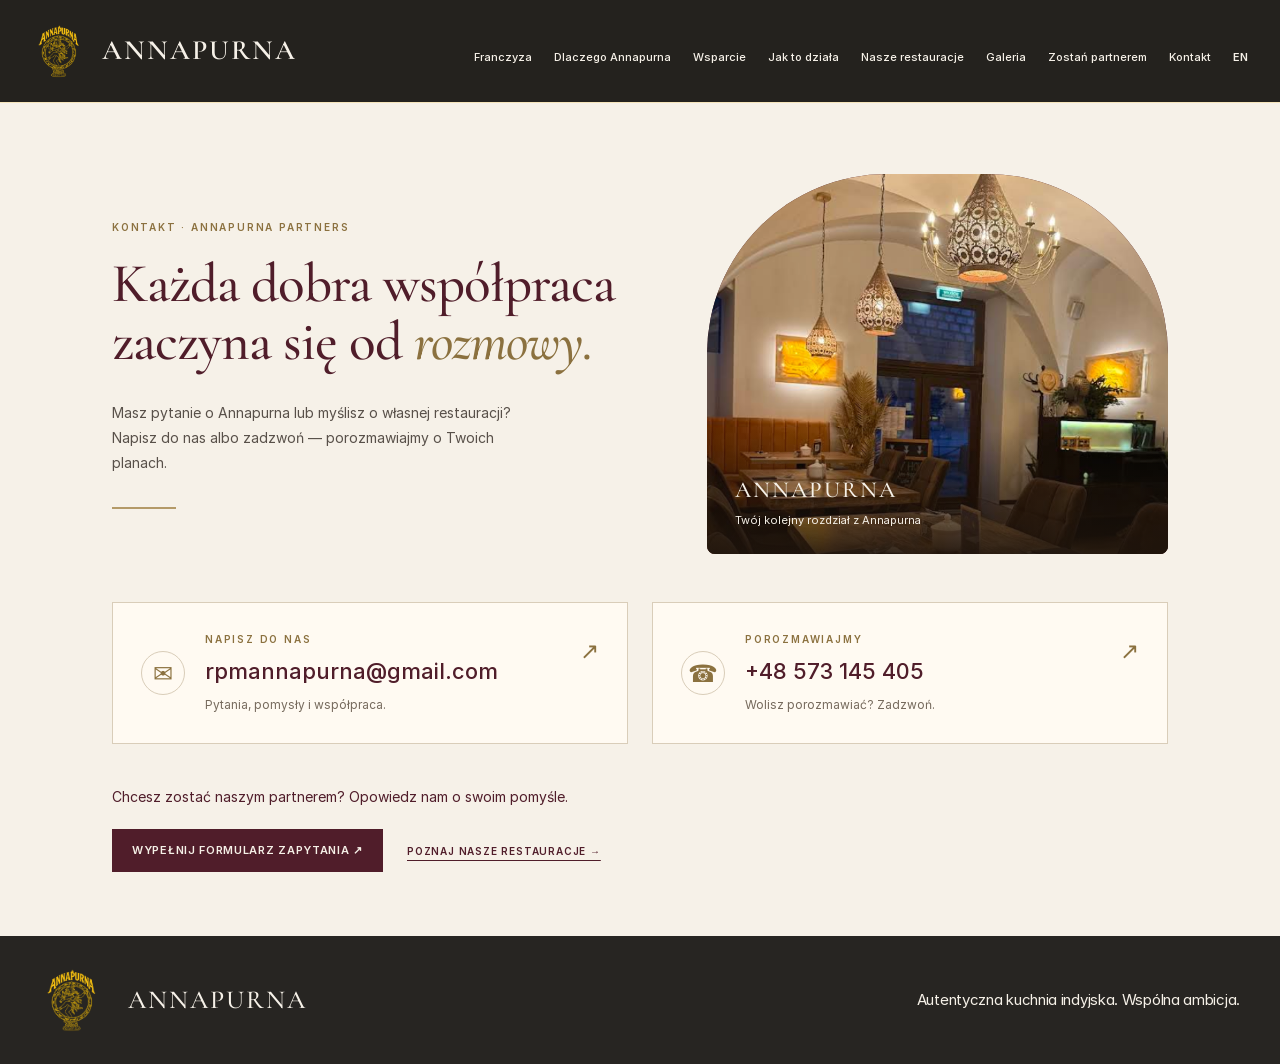
<file: contact-pl.html>
<!doctype html>

<html lang="pl">
<head>
<meta charset="utf-8">
<meta name="viewport" content="width=device-width, initial-scale=1">
<title>Kontakt | Annapurna Partners</title>
<meta name="description" content="Porozmawiajmy o Annapurna. Skontaktuj się z nami telefonicznie lub e-mailem.">
<link rel="canonical" href="https://annapurnapartners.eu/contact-pl.html">
<link rel="icon" href="assets/images/annapurna-selected-logo.png">
<link rel="stylesheet" href="assets/page.css">
<link rel="stylesheet" href="assets/site.css?v=dark-header-1">
<script src="assets/site.js" defer>
</script>
</head>
<body>
<div id="main">
<div class="framer-8sVfm framer-lu9wU framer-1b2y277" data-layout-template="true" style="min-height:100vh;width:auto">
<div class="framer-kde1sw-container">
<div class="ssr-variant hidden-tsliex hidden-1re3m25">
<nav class="framer-WoyXn framer-V1hCl framer-1c32h92 framer-v-1c32h92" data-framer-name="Desktop" style="background-color:var(--token-bd20a147-64d3-4a7b-9d5a-b6e7541d400c);width:100%">
<div class="framer-158oz0j" data-framer-name="Brand and menu">
<div class="framer-hxh96k" data-framer-name="Annapurna Logo">
<div style="position:absolute;border-radius:inherit;corner-shape:inherit;top:0;right:0;bottom:0;left:0">
<img decoding="async" width="1600" height="1600" src="assets/images/annapurna-selected-logo.png" alt="Annapurna logo" style="display:block;width:100%;height:100%;border-radius:inherit;corner-shape:inherit;object-position:center;object-fit:cover">
</div>
</div>
<div class="framer-1288lwt" data-framer-component-type="RichTextContainer" style="--extracted-r6o4lv:var(--token-970d2178-4edd-49f4-8ee4-3be559ba5923);transform:none">
<p dir="auto" class="framer-text" style="--font-selector:R0Y7Q29ybW9yYW50IEdhcmFtb25kLTYwMA==;--framer-font-family:&quot;Cormorant Garamond&quot;, &quot;Cormorant Garamond Placeholder&quot;, serif;--framer-font-size:28px;--framer-font-weight:600;--framer-letter-spacing:2px;--framer-text-color:var(--extracted-r6o4lv, var(--token-970d2178-4edd-49f4-8ee4-3be559ba5923))">ANNAPURNA</p>
</div>
</div>
<div class="framer-1nh0qvi" data-framer-name="Navigation links">
<div class="framer-s6w3a" data-framer-component-type="RichTextContainer" style="transform:none">
<p dir="auto" class="framer-text" style="--font-selector:SW50ZXItTWVkaXVt;--framer-font-size:11px;--framer-font-weight:500">
<a class="framer-text framer-styles-preset-nbis3b" data-styles-preset="m0Fi1srIj" href="./pl.html#franchise">Franczyza</a>
</p>
</div>
<div class="framer-1vx6iwa" data-framer-component-type="RichTextContainer" style="transform:none">
<p dir="auto" class="framer-text" style="--font-selector:SW50ZXItTWVkaXVt;--framer-font-size:11px;--framer-font-weight:500">
<a class="framer-text framer-styles-preset-nbis3b" data-styles-preset="m0Fi1srIj" href="./pl.html#why">Dlaczego Annapurna</a>
</p>
</div>
<div class="framer-1soqsgs" data-framer-component-type="RichTextContainer" style="transform:none">
<p dir="auto" class="framer-text" style="--font-selector:SW50ZXItTWVkaXVt;--framer-font-size:11px;--framer-font-weight:500">
<a class="framer-text framer-styles-preset-nbis3b" data-styles-preset="m0Fi1srIj" href="./pl.html#support">Wsparcie</a>
</p>
</div>
<div class="framer-con6us" data-framer-component-type="RichTextContainer" style="transform:none">
<p dir="auto" class="framer-text" style="--font-selector:SW50ZXItTWVkaXVt;--framer-font-size:11px;--framer-font-weight:500">
<a class="framer-text framer-styles-preset-nbis3b" data-styles-preset="m0Fi1srIj" href="./pl.html#process">Jak to działa</a>
</p>
</div>
<div class="framer-rexme7" data-framer-component-type="RichTextContainer" style="transform:none">
<p dir="auto" class="framer-text" style="--font-selector:SW50ZXItTWVkaXVt;--framer-font-size:11px;--framer-font-weight:500">
<a class="framer-text framer-styles-preset-nbis3b" data-styles-preset="m0Fi1srIj" href="./page-pl.html">Nasze restauracje</a>
</p>
</div>
<div class="framer-1np2rli" data-framer-component-type="RichTextContainer" style="transform:none">
<p dir="auto" class="framer-text" style="--font-selector:SW50ZXItTWVkaXVt;--framer-font-size:11px;--framer-font-weight:500">
<a class="framer-text framer-styles-preset-nbis3b" data-styles-preset="m0Fi1srIj" href="./pl.html#gallery">Galeria</a>
</p>
</div>
<div class="framer-d7omqh" data-framer-component-type="RichTextContainer" style="transform:none">
<p dir="auto" class="framer-text" style="--font-selector:SW50ZXItTWVkaXVt;--framer-font-size:11px;--framer-font-weight:500">
<a class="framer-text framer-styles-preset-nbis3b" data-styles-preset="m0Fi1srIj" href="./pl.html#enquiry">Zostań partnerem</a>
</p>
</div>
<div class="framer-d7omqh contact-nav-item" data-framer-component-type="RichTextContainer" style="transform:none">
<p class="framer-text" style="--framer-font-size:11px;--framer-font-weight:500;--font-selector:SW50ZXItTWVkaXVt">
<a class="framer-text framer-styles-preset-nbis3b" href="./contact-pl.html">Kontakt</a>
</p>
</div>
<div class="framer-aljx1r" data-framer-name="Language switch" data-framer-component-type="RichTextContainer" style="transform:none">
<p dir="auto" class="framer-text" style="--font-selector:SW50ZXItU2VtaUJvbGQ=;--framer-font-size:11px;--framer-font-weight:600">
<a class="framer-text framer-styles-preset-nbis3b" data-styles-preset="m0Fi1srIj" href="./contact.html">EN</a>
</p>
</div>
</div>
</nav>
</div>
<div class="ssr-variant hidden-1b2y277">
<nav class="framer-WoyXn framer-V1hCl framer-1c32h92 framer-v-1s7jv7d" data-framer-name="Phone" style="background-color:var(--token-bd20a147-64d3-4a7b-9d5a-b6e7541d400c);width:100%">
<div class="framer-158oz0j" data-framer-name="Brand and menu">
<div class="framer-hxh96k" data-framer-name="Annapurna Logo">
<div style="position:absolute;border-radius:inherit;corner-shape:inherit;top:0;right:0;bottom:0;left:0">
<img decoding="async" width="1600" height="1600" src="assets/images/annapurna-selected-logo.png" alt="Annapurna logo" style="display:block;width:100%;height:100%;border-radius:inherit;corner-shape:inherit;object-position:center;object-fit:cover">
</div>
</div>
<div class="framer-1288lwt" data-framer-component-type="RichTextContainer" style="--extracted-r6o4lv:var(--token-970d2178-4edd-49f4-8ee4-3be559ba5923);transform:none">
<p dir="auto" class="framer-text" style="--font-selector:R0Y7Q29ybW9yYW50IEdhcmFtb25kLTYwMA==;--framer-font-family:&quot;Cormorant Garamond&quot;, &quot;Cormorant Garamond Placeholder&quot;, serif;--framer-font-size:20px;--framer-font-weight:600;--framer-letter-spacing:1px;--framer-text-color:var(--extracted-r6o4lv, var(--token-970d2178-4edd-49f4-8ee4-3be559ba5923))">ANNAPURNA</p>
</div>
<div class="framer-ixmkf9" data-border="true" data-framer-name="Menu" data-highlight="true" tabindex="0" style="--border-bottom-width:1px;--border-color:rgb(180, 154, 104);--border-left-width:1px;--border-right-width:1px;--border-style:solid;--border-top-width:1px" role="button" aria-expanded="false" aria-label="Otwórz lub zamknij menu">
<div class="framer-s2u7ib" data-framer-component-type="RichTextContainer" style="transform:none">
<p dir="auto" class="framer-text" style="--font-selector:SW50ZXItTWVkaXVt;--framer-font-size:11px;--framer-font-weight:500"><svg aria-hidden="true" focusable="false" width="22" height="18" viewBox="0 0 22 18" fill="none" style="display:block"><path d="M1 2H21M1 9H21M1 16H21" stroke="currentColor" stroke-width="1.6" stroke-linecap="round"/></svg></p>
</div>
</div>
</div>
<div class="framer-1nh0qvi" data-framer-name="Navigation links">
<div class="framer-s6w3a" data-framer-component-type="RichTextContainer" style="transform:none">
<p dir="auto" class="framer-text" style="--font-selector:SW50ZXItTWVkaXVt;--framer-font-size:11px;--framer-font-weight:500">
<a class="framer-text framer-styles-preset-nbis3b" data-styles-preset="m0Fi1srIj" href="./pl.html#franchise">Franczyza</a>
</p>
</div>
<div class="framer-1vx6iwa" data-framer-component-type="RichTextContainer" style="transform:none">
<p dir="auto" class="framer-text" style="--font-selector:SW50ZXItTWVkaXVt;--framer-font-size:11px;--framer-font-weight:500">
<a class="framer-text framer-styles-preset-nbis3b" data-styles-preset="m0Fi1srIj" href="./pl.html#why">Dlaczego Annapurna</a>
</p>
</div>
<div class="framer-1soqsgs" data-framer-component-type="RichTextContainer" style="transform:none">
<p dir="auto" class="framer-text" style="--font-selector:SW50ZXItTWVkaXVt;--framer-font-size:11px;--framer-font-weight:500">
<a class="framer-text framer-styles-preset-nbis3b" data-styles-preset="m0Fi1srIj" href="./pl.html#support">Wsparcie</a>
</p>
</div>
<div class="framer-con6us" data-framer-component-type="RichTextContainer" style="transform:none">
<p dir="auto" class="framer-text" style="--font-selector:SW50ZXItTWVkaXVt;--framer-font-size:11px;--framer-font-weight:500">
<a class="framer-text framer-styles-preset-nbis3b" data-styles-preset="m0Fi1srIj" href="./pl.html#process">Jak to działa</a>
</p>
</div>
<div class="framer-rexme7" data-framer-component-type="RichTextContainer" style="transform:none">
<p dir="auto" class="framer-text" style="--font-selector:SW50ZXItTWVkaXVt;--framer-font-size:11px;--framer-font-weight:500">
<a class="framer-text framer-styles-preset-nbis3b" data-styles-preset="m0Fi1srIj" href="./page-pl.html">Nasze restauracje</a>
</p>
</div>
<div class="framer-1np2rli" data-framer-component-type="RichTextContainer" style="transform:none">
<p dir="auto" class="framer-text" style="--font-selector:SW50ZXItTWVkaXVt;--framer-font-size:11px;--framer-font-weight:500">
<a class="framer-text framer-styles-preset-nbis3b" data-styles-preset="m0Fi1srIj" href="./pl.html#gallery">Galeria</a>
</p>
</div>
<div class="framer-d7omqh" data-framer-component-type="RichTextContainer" style="transform:none">
<p dir="auto" class="framer-text" style="--font-selector:SW50ZXItTWVkaXVt;--framer-font-size:11px;--framer-font-weight:500">
<a class="framer-text framer-styles-preset-nbis3b" data-styles-preset="m0Fi1srIj" href="./pl.html#enquiry">Zostań partnerem</a>
</p>
</div>
<div class="framer-d7omqh contact-nav-item" data-framer-component-type="RichTextContainer" style="transform:none">
<p class="framer-text" style="--framer-font-size:11px;--framer-font-weight:500;--font-selector:SW50ZXItTWVkaXVt">
<a class="framer-text framer-styles-preset-nbis3b" href="./contact-pl.html">Kontakt</a>
</p>
</div>
<div class="framer-aljx1r" data-framer-name="Language switch" data-framer-component-type="RichTextContainer" style="transform:none">
<p dir="auto" class="framer-text" style="--font-selector:SW50ZXItU2VtaUJvbGQ=;--framer-font-size:11px;--framer-font-weight:600">
<a class="framer-text framer-styles-preset-nbis3b" data-styles-preset="m0Fi1srIj" href="./contact.html">EN</a>
</p>
</div>
</div>
</nav>
</div>
</div>
<div class="framer-Dl8vz framer-17il5gt" style="min-height:100vh;width:auto;display:contents">
<section class="contact-page">
<div class="contact-hero"><div class="contact-intro"><p class="contact-eyebrow">KONTAKT · ANNAPURNA PARTNERS</p><h1>Każda dobra współpraca<br>zaczyna się od <em>rozmowy.</em></h1><p class="contact-description">Masz pytanie o Annapurna lub myślisz o własnej restauracji? Napisz do nas albo zadzwoń — porozmawiajmy o Twoich planach.</p><span class="contact-accent" aria-hidden="true"></span></div><div class="contact-visual"><img src="assets/images/an_2.png" width="667" height="948" alt="Wnętrze restauracji Annapurna"><div class="contact-photo-note">ANNAPURNA<span>Twój kolejny rozdział z Annapurna</span></div></div></div>
<div class="contact-cards"><a class="contact-card" href="mailto:rpmannapurna@gmail.com"><span class="contact-symbol" aria-hidden="true">✉</span><div><p class="contact-eyebrow">NAPISZ DO NAS</p><h2>rpmannapurna@gmail.com</h2><p>Pytania, pomysły i współpraca.</p></div><span class="contact-arrow" aria-hidden="true">↗</span></a><a class="contact-card" href="tel:+48573145405"><span class="contact-symbol" aria-hidden="true">☎</span><div><p class="contact-eyebrow">POROZMAWIAJMY</p><h2>+48 573 145 405</h2><p>Wolisz porozmawiać? Zadzwoń.</p></div><span class="contact-arrow" aria-hidden="true">↗</span></a></div>
<div class="contact-next"><p>Chcesz zostać naszym partnerem? Opowiedz nam o swoim pomyśle.</p><div><a class="restaurant-button" href="./pl.html#enquiry">WYPEŁNIJ FORMULARZ ZAPYTANIA ↗</a><a class="contact-secondary" href="./page-pl.html">POZNAJ NASZE RESTAURACJE →</a></div></div>
</section>
</div>
<div id="overlay">
</div>
<div class="framer-155habf">
</div>
<footer class="framer-4d6ges" data-framer-name="Footer">
<div class="framer-gek0bg" data-framer-name="Annapurna Logo">
<div style="position:absolute;border-radius:inherit;corner-shape:inherit;top:0;right:0;bottom:0;left:0">
<img decoding="async" loading="lazy" width="1600" height="1600" src="assets/images/annapurna-selected-logo.png" alt="Annapurna logo" style="display:block;width:100%;height:100%;border-radius:inherit;corner-shape:inherit;object-position:center;object-fit:cover">
</div>
</div>
<div class="framer-1f007h9" data-framer-component-type="RichTextContainer" style="transform:none">
<p dir="auto" style="--font-selector:R0Y7Q29ybW9yYW50IEdhcmFtb25kLTUwMA==;--framer-font-family:&quot;Cormorant Garamond&quot;, &quot;Cormorant Garamond Placeholder&quot;, serif;--framer-font-size:26px;--framer-font-weight:500;--framer-letter-spacing:2px;--framer-text-color:#F6F1E8" class="framer-text">ANNAPURNA</p>
</div>
<div class="framer-42cmw7" data-framer-component-type="RichTextContainer" style="transform:none">
<p class="framer-text framer-styles-preset-oyfe0f" data-styles-preset="tK447ahy5" dir="auto" style="--framer-text-alignment:start;--framer-text-color:rgb(246, 241, 232)">Autentyczna kuchnia indyjska. Wspólna ambicja.</p>
</div>
</footer>
</div>
</div>
</body>
</html>
</file>
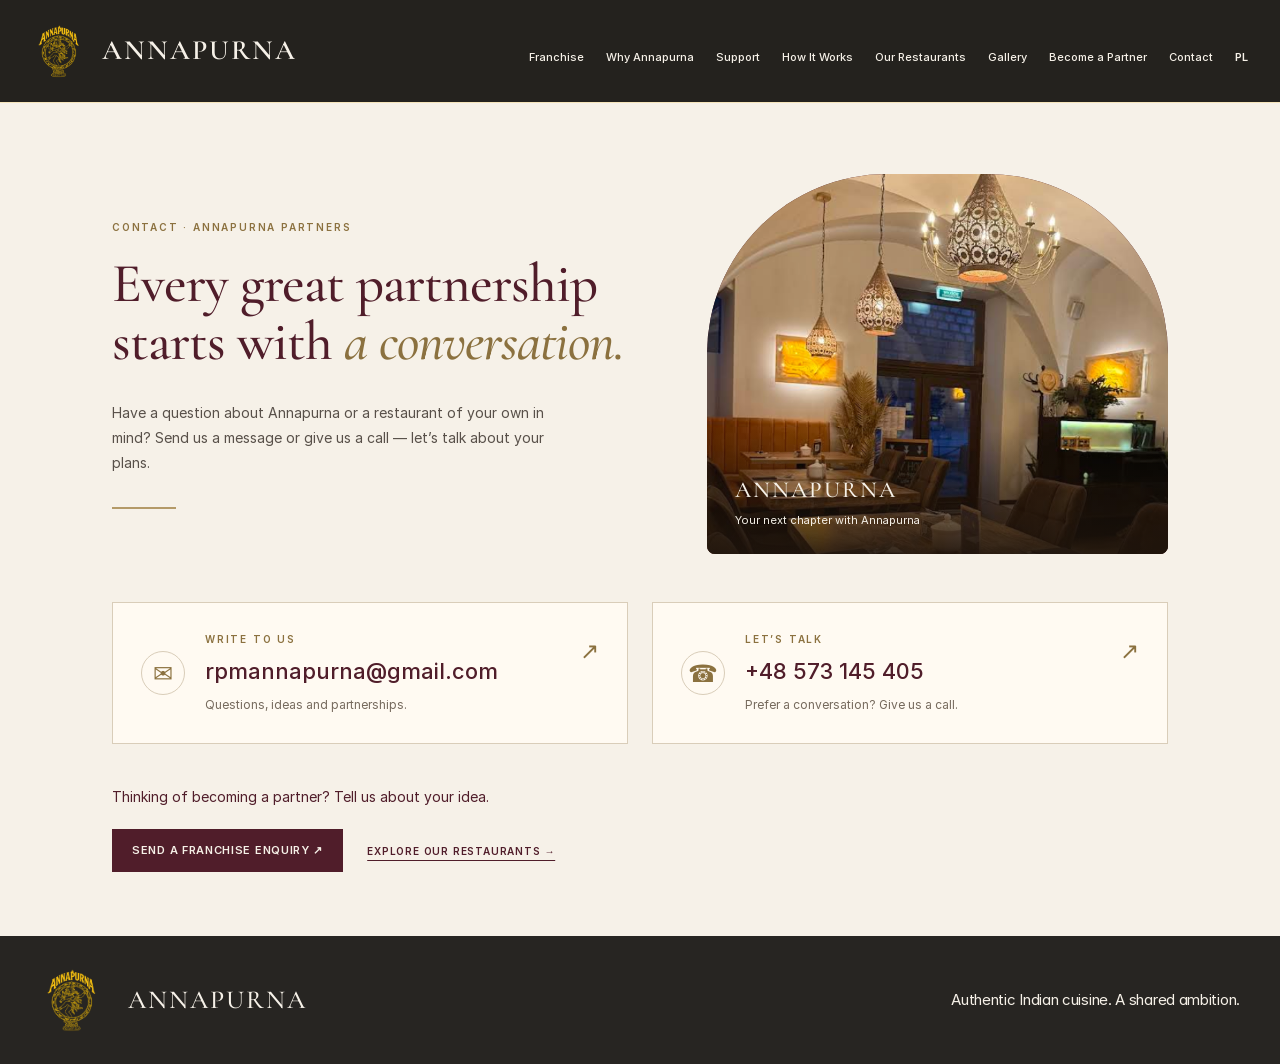
<file: contact.html>
<!doctype html>

<html lang="en">
<head>
<meta charset="utf-8">
<meta name="viewport" content="width=device-width, initial-scale=1">
<title>Contact | Annapurna Partners</title>
<meta name="description" content="Let’s talk about Annapurna. Get in touch by phone or email.">
<link rel="canonical" href="https://annapurnapartners.eu/contact.html">
<link rel="icon" href="assets/images/annapurna-selected-logo.png">
<link rel="stylesheet" href="assets/page.css">
<link rel="stylesheet" href="assets/site.css?v=dark-header-1">
<script src="assets/site.js" defer>
</script>
</head>
<body>
<div id="main">
<div class="framer-8sVfm framer-lu9wU framer-1b2y277" data-layout-template="true" style="min-height:100vh;width:auto">
<div class="framer-kde1sw-container">
<div class="ssr-variant hidden-tsliex hidden-1re3m25">
<nav class="framer-WoyXn framer-V1hCl framer-1c32h92 framer-v-1c32h92" data-framer-name="Desktop" style="background-color:var(--token-bd20a147-64d3-4a7b-9d5a-b6e7541d400c);width:100%">
<div class="framer-158oz0j" data-framer-name="Brand and menu">
<div class="framer-hxh96k" data-framer-name="Annapurna Logo">
<div style="position:absolute;border-radius:inherit;corner-shape:inherit;top:0;right:0;bottom:0;left:0">
<img decoding="async" width="1600" height="1600" src="assets/images/annapurna-selected-logo.png" alt="Annapurna logo" style="display:block;width:100%;height:100%;border-radius:inherit;corner-shape:inherit;object-position:center;object-fit:cover">
</div>
</div>
<div class="framer-1288lwt" data-framer-component-type="RichTextContainer" style="--extracted-r6o4lv:var(--token-970d2178-4edd-49f4-8ee4-3be559ba5923);transform:none">
<p dir="auto" class="framer-text" style="--font-selector:R0Y7Q29ybW9yYW50IEdhcmFtb25kLTYwMA==;--framer-font-family:&quot;Cormorant Garamond&quot;, &quot;Cormorant Garamond Placeholder&quot;, serif;--framer-font-size:28px;--framer-font-weight:600;--framer-letter-spacing:2px;--framer-text-color:var(--extracted-r6o4lv, var(--token-970d2178-4edd-49f4-8ee4-3be559ba5923))">ANNAPURNA</p>
</div>
</div>
<div class="framer-1nh0qvi" data-framer-name="Navigation links">
<div class="framer-s6w3a" data-framer-component-type="RichTextContainer" style="transform:none">
<p dir="auto" class="framer-text" style="--font-selector:SW50ZXItTWVkaXVt;--framer-font-size:11px;--framer-font-weight:500">
<a class="framer-text framer-styles-preset-nbis3b" data-styles-preset="m0Fi1srIj" href="./#franchise">Franchise</a>
</p>
</div>
<div class="framer-1vx6iwa" data-framer-component-type="RichTextContainer" style="transform:none">
<p dir="auto" class="framer-text" style="--font-selector:SW50ZXItTWVkaXVt;--framer-font-size:11px;--framer-font-weight:500">
<a class="framer-text framer-styles-preset-nbis3b" data-styles-preset="m0Fi1srIj" href="./#why">Why Annapurna</a>
</p>
</div>
<div class="framer-1soqsgs" data-framer-component-type="RichTextContainer" style="transform:none">
<p dir="auto" class="framer-text" style="--font-selector:SW50ZXItTWVkaXVt;--framer-font-size:11px;--framer-font-weight:500">
<a class="framer-text framer-styles-preset-nbis3b" data-styles-preset="m0Fi1srIj" href="./#support">Support</a>
</p>
</div>
<div class="framer-con6us" data-framer-component-type="RichTextContainer" style="transform:none">
<p dir="auto" class="framer-text" style="--font-selector:SW50ZXItTWVkaXVt;--framer-font-size:11px;--framer-font-weight:500">
<a class="framer-text framer-styles-preset-nbis3b" data-styles-preset="m0Fi1srIj" href="./#process">How It Works</a>
</p>
</div>
<div class="framer-rexme7" data-framer-component-type="RichTextContainer" style="transform:none">
<p dir="auto" class="framer-text" style="--font-selector:SW50ZXItTWVkaXVt;--framer-font-size:11px;--framer-font-weight:500">
<a class="framer-text framer-styles-preset-nbis3b" data-styles-preset="m0Fi1srIj" href="./page.html">Our Restaurants</a>
</p>
</div>
<div class="framer-1np2rli" data-framer-component-type="RichTextContainer" style="transform:none">
<p dir="auto" class="framer-text" style="--font-selector:SW50ZXItTWVkaXVt;--framer-font-size:11px;--framer-font-weight:500">
<a class="framer-text framer-styles-preset-nbis3b" data-styles-preset="m0Fi1srIj" href="./#gallery">Gallery</a>
</p>
</div>
<div class="framer-d7omqh" data-framer-component-type="RichTextContainer" style="transform:none">
<p dir="auto" class="framer-text" style="--font-selector:SW50ZXItTWVkaXVt;--framer-font-size:11px;--framer-font-weight:500">
<a class="framer-text framer-styles-preset-nbis3b" data-styles-preset="m0Fi1srIj" href="./#enquiry">Become a Partner</a>
</p>
</div>
<div class="framer-d7omqh contact-nav-item" data-framer-component-type="RichTextContainer" style="transform:none">
<p class="framer-text" style="--framer-font-size:11px;--framer-font-weight:500;--font-selector:SW50ZXItTWVkaXVt">
<a class="framer-text framer-styles-preset-nbis3b" href="./contact.html">Contact</a>
</p>
</div>
<div class="framer-aljx1r" data-framer-name="Language switch" data-framer-component-type="RichTextContainer" style="transform:none">
<p dir="auto" class="framer-text" style="--font-selector:SW50ZXItU2VtaUJvbGQ=;--framer-font-size:11px;--framer-font-weight:600">
<a class="framer-text framer-styles-preset-nbis3b" data-styles-preset="m0Fi1srIj" href="./contact-pl.html">PL</a>
</p>
</div>
</div>
</nav>
</div>
<div class="ssr-variant hidden-1b2y277">
<nav class="framer-WoyXn framer-V1hCl framer-1c32h92 framer-v-1s7jv7d" data-framer-name="Phone" style="background-color:var(--token-bd20a147-64d3-4a7b-9d5a-b6e7541d400c);width:100%">
<div class="framer-158oz0j" data-framer-name="Brand and menu">
<div class="framer-hxh96k" data-framer-name="Annapurna Logo">
<div style="position:absolute;border-radius:inherit;corner-shape:inherit;top:0;right:0;bottom:0;left:0">
<img decoding="async" width="1600" height="1600" src="assets/images/annapurna-selected-logo.png" alt="Annapurna logo" style="display:block;width:100%;height:100%;border-radius:inherit;corner-shape:inherit;object-position:center;object-fit:cover">
</div>
</div>
<div class="framer-1288lwt" data-framer-component-type="RichTextContainer" style="--extracted-r6o4lv:var(--token-970d2178-4edd-49f4-8ee4-3be559ba5923);transform:none">
<p dir="auto" class="framer-text" style="--font-selector:R0Y7Q29ybW9yYW50IEdhcmFtb25kLTYwMA==;--framer-font-family:&quot;Cormorant Garamond&quot;, &quot;Cormorant Garamond Placeholder&quot;, serif;--framer-font-size:20px;--framer-font-weight:600;--framer-letter-spacing:1px;--framer-text-color:var(--extracted-r6o4lv, var(--token-970d2178-4edd-49f4-8ee4-3be559ba5923))">ANNAPURNA</p>
</div>
<div class="framer-ixmkf9" data-border="true" data-framer-name="Menu" data-highlight="true" tabindex="0" style="--border-bottom-width:1px;--border-color:rgb(180, 154, 104);--border-left-width:1px;--border-right-width:1px;--border-style:solid;--border-top-width:1px" role="button" aria-expanded="false" aria-label="Toggle navigation menu">
<div class="framer-s2u7ib" data-framer-component-type="RichTextContainer" style="transform:none">
<p dir="auto" class="framer-text" style="--font-selector:SW50ZXItTWVkaXVt;--framer-font-size:11px;--framer-font-weight:500"><svg aria-hidden="true" focusable="false" width="22" height="18" viewBox="0 0 22 18" fill="none" style="display:block"><path d="M1 2H21M1 9H21M1 16H21" stroke="currentColor" stroke-width="1.6" stroke-linecap="round"/></svg></p>
</div>
</div>
</div>
<div class="framer-1nh0qvi" data-framer-name="Navigation links">
<div class="framer-s6w3a" data-framer-component-type="RichTextContainer" style="transform:none">
<p dir="auto" class="framer-text" style="--font-selector:SW50ZXItTWVkaXVt;--framer-font-size:11px;--framer-font-weight:500">
<a class="framer-text framer-styles-preset-nbis3b" data-styles-preset="m0Fi1srIj" href="./#franchise">Franchise</a>
</p>
</div>
<div class="framer-1vx6iwa" data-framer-component-type="RichTextContainer" style="transform:none">
<p dir="auto" class="framer-text" style="--font-selector:SW50ZXItTWVkaXVt;--framer-font-size:11px;--framer-font-weight:500">
<a class="framer-text framer-styles-preset-nbis3b" data-styles-preset="m0Fi1srIj" href="./#why">Why Annapurna</a>
</p>
</div>
<div class="framer-1soqsgs" data-framer-component-type="RichTextContainer" style="transform:none">
<p dir="auto" class="framer-text" style="--font-selector:SW50ZXItTWVkaXVt;--framer-font-size:11px;--framer-font-weight:500">
<a class="framer-text framer-styles-preset-nbis3b" data-styles-preset="m0Fi1srIj" href="./#support">Support</a>
</p>
</div>
<div class="framer-con6us" data-framer-component-type="RichTextContainer" style="transform:none">
<p dir="auto" class="framer-text" style="--font-selector:SW50ZXItTWVkaXVt;--framer-font-size:11px;--framer-font-weight:500">
<a class="framer-text framer-styles-preset-nbis3b" data-styles-preset="m0Fi1srIj" href="./#process">How It Works</a>
</p>
</div>
<div class="framer-rexme7" data-framer-component-type="RichTextContainer" style="transform:none">
<p dir="auto" class="framer-text" style="--font-selector:SW50ZXItTWVkaXVt;--framer-font-size:11px;--framer-font-weight:500">
<a class="framer-text framer-styles-preset-nbis3b" data-styles-preset="m0Fi1srIj" href="./page.html">Our Restaurants</a>
</p>
</div>
<div class="framer-1np2rli" data-framer-component-type="RichTextContainer" style="transform:none">
<p dir="auto" class="framer-text" style="--font-selector:SW50ZXItTWVkaXVt;--framer-font-size:11px;--framer-font-weight:500">
<a class="framer-text framer-styles-preset-nbis3b" data-styles-preset="m0Fi1srIj" href="./#gallery">Gallery</a>
</p>
</div>
<div class="framer-d7omqh" data-framer-component-type="RichTextContainer" style="transform:none">
<p dir="auto" class="framer-text" style="--font-selector:SW50ZXItTWVkaXVt;--framer-font-size:11px;--framer-font-weight:500">
<a class="framer-text framer-styles-preset-nbis3b" data-styles-preset="m0Fi1srIj" href="./#enquiry">Become a Partner</a>
</p>
</div>
<div class="framer-d7omqh contact-nav-item" data-framer-component-type="RichTextContainer" style="transform:none">
<p class="framer-text" style="--framer-font-size:11px;--framer-font-weight:500;--font-selector:SW50ZXItTWVkaXVt">
<a class="framer-text framer-styles-preset-nbis3b" href="./contact.html">Contact</a>
</p>
</div>
<div class="framer-aljx1r" data-framer-name="Language switch" data-framer-component-type="RichTextContainer" style="transform:none">
<p dir="auto" class="framer-text" style="--font-selector:SW50ZXItU2VtaUJvbGQ=;--framer-font-size:11px;--framer-font-weight:600">
<a class="framer-text framer-styles-preset-nbis3b" data-styles-preset="m0Fi1srIj" href="./contact-pl.html">PL</a>
</p>
</div>
</div>
</nav>
</div>
</div>
<div class="framer-Dl8vz framer-17il5gt" style="min-height:100vh;width:auto;display:contents">
<section class="contact-page">
<div class="contact-hero"><div class="contact-intro"><p class="contact-eyebrow">CONTACT · ANNAPURNA PARTNERS</p><h1>Every great partnership<br>starts with <em>a conversation.</em></h1><p class="contact-description">Have a question about Annapurna or a restaurant of your own in mind? Send us a message or give us a call — let’s talk about your plans.</p><span class="contact-accent" aria-hidden="true"></span></div><div class="contact-visual"><img src="assets/images/an_2.png" width="667" height="948" alt="Annapurna restaurant interior"><div class="contact-photo-note">ANNAPURNA<span>Your next chapter with Annapurna</span></div></div></div>
<div class="contact-cards"><a class="contact-card" href="mailto:rpmannapurna@gmail.com"><span class="contact-symbol" aria-hidden="true">✉</span><div><p class="contact-eyebrow">WRITE TO US</p><h2>rpmannapurna@gmail.com</h2><p>Questions, ideas and partnerships.</p></div><span class="contact-arrow" aria-hidden="true">↗</span></a><a class="contact-card" href="tel:+48573145405"><span class="contact-symbol" aria-hidden="true">☎</span><div><p class="contact-eyebrow">LET’S TALK</p><h2>+48 573 145 405</h2><p>Prefer a conversation? Give us a call.</p></div><span class="contact-arrow" aria-hidden="true">↗</span></a></div>
<div class="contact-next"><p>Thinking of becoming a partner? Tell us about your idea.</p><div><a class="restaurant-button" href="./#enquiry">SEND A FRANCHISE ENQUIRY ↗</a><a class="contact-secondary" href="./page.html">EXPLORE OUR RESTAURANTS →</a></div></div>
</section>
</div>
<div id="overlay">
</div>
<div class="framer-155habf">
</div>
<footer class="framer-4d6ges" data-framer-name="Footer">
<div class="framer-gek0bg" data-framer-name="Annapurna Logo">
<div style="position:absolute;border-radius:inherit;corner-shape:inherit;top:0;right:0;bottom:0;left:0">
<img decoding="async" loading="lazy" width="1600" height="1600" src="assets/images/annapurna-selected-logo.png" alt="Annapurna logo" style="display:block;width:100%;height:100%;border-radius:inherit;corner-shape:inherit;object-position:center;object-fit:cover">
</div>
</div>
<div class="framer-1f007h9" data-framer-component-type="RichTextContainer" style="transform:none">
<p dir="auto" style="--font-selector:R0Y7Q29ybW9yYW50IEdhcmFtb25kLTUwMA==;--framer-font-family:&quot;Cormorant Garamond&quot;, &quot;Cormorant Garamond Placeholder&quot;, serif;--framer-font-size:26px;--framer-font-weight:500;--framer-letter-spacing:2px;--framer-text-color:#F6F1E8" class="framer-text">ANNAPURNA</p>
</div>
<div class="framer-42cmw7" data-framer-component-type="RichTextContainer" style="transform:none">
<p class="framer-text framer-styles-preset-oyfe0f" data-styles-preset="tK447ahy5" dir="auto" style="--framer-text-alignment:start;--framer-text-color:rgb(246, 241, 232)">Authentic Indian cuisine. A shared ambition.</p>
</div>
</footer>
</div>
</div>
</body>
</html>
</file>
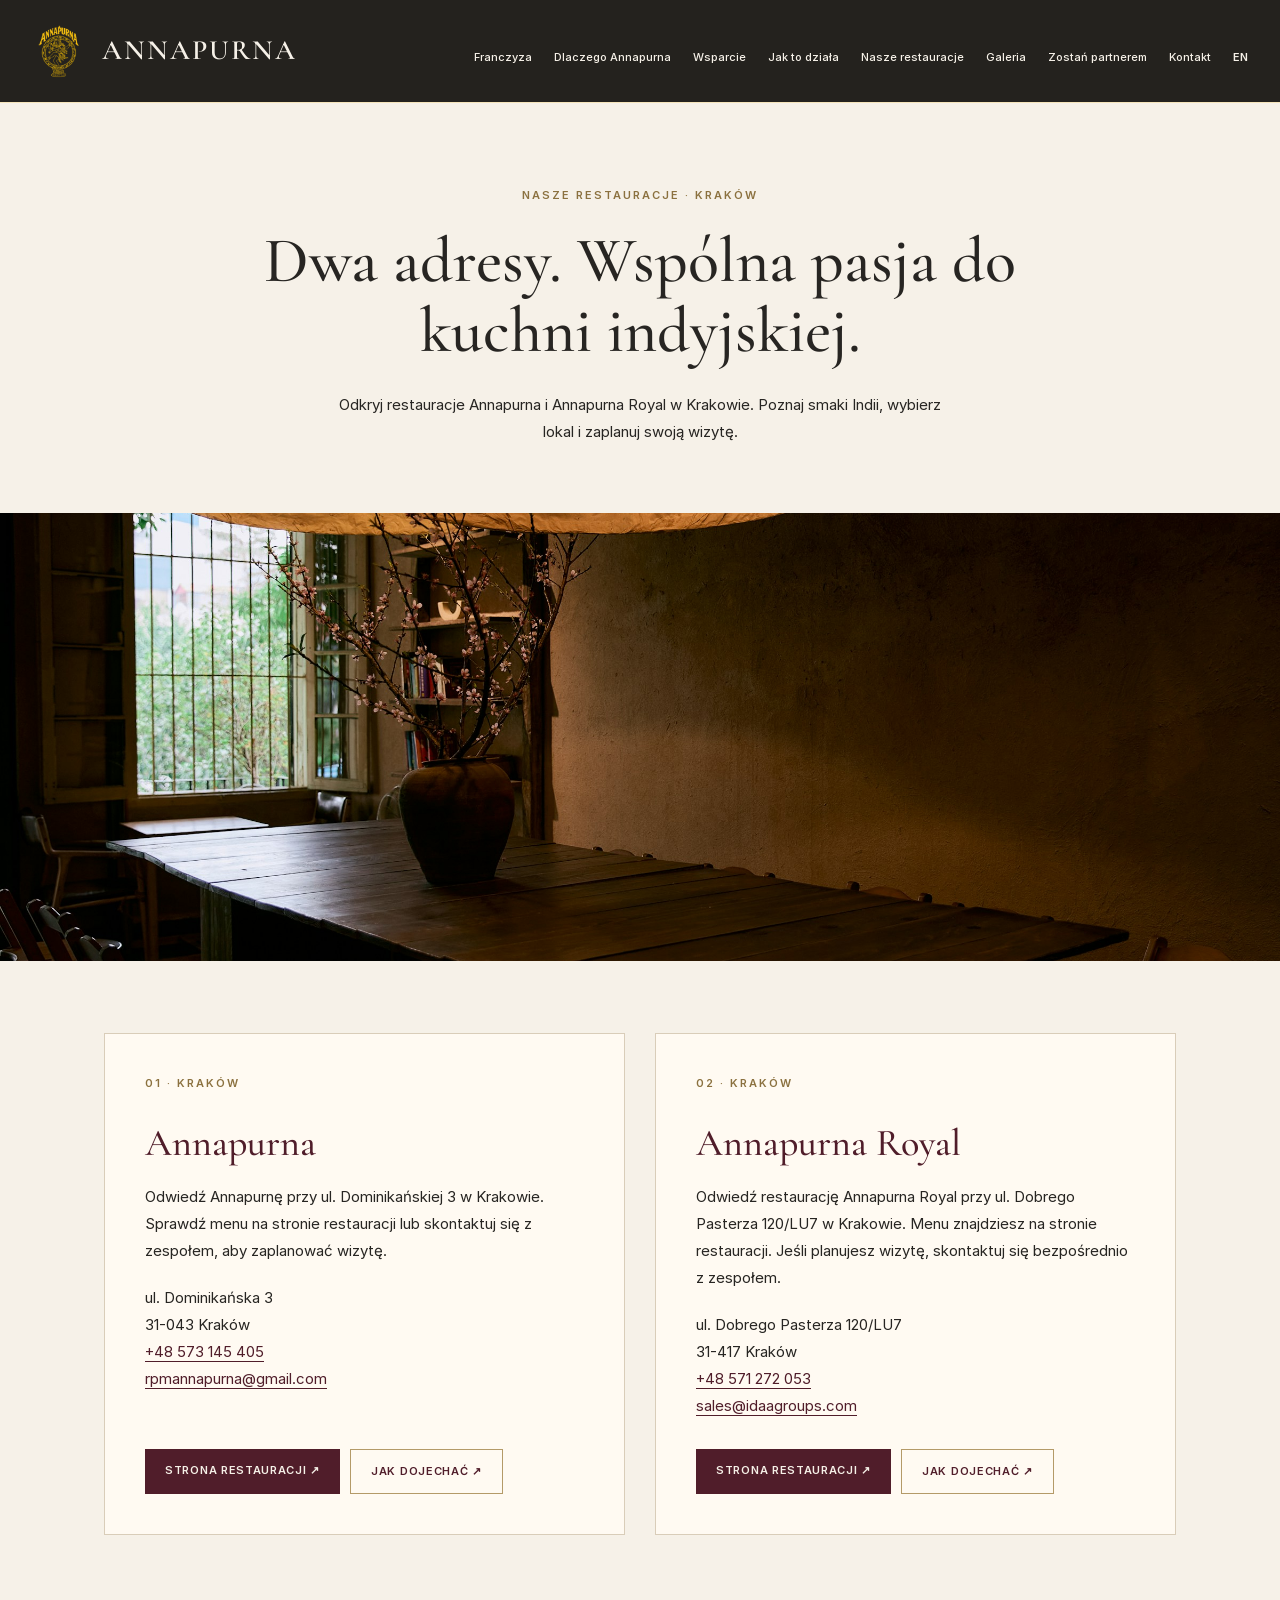
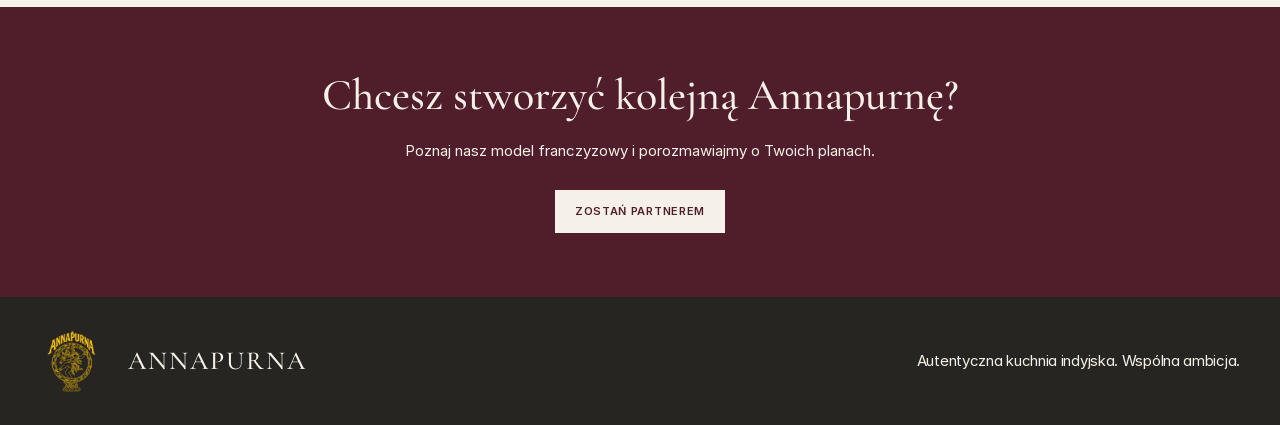
<file: page-pl.html>
<!doctype html>

<html lang="pl">
<head>
<meta charset="utf-8">
<meta name="viewport" content="width=device-width, initial-scale=1">
<title>Nasze restauracje w Krakowie | Annapurna i Annapurna Royal</title>
<meta name="description" content="Poznaj restauracje Annapurna i Annapurna Royal w Krakowie. Adresy, kontakt, strony restauracji i wskazówki dojazdu.">
<link rel="canonical" href="https://annapurnapartners.eu/page-pl.html">
<link rel="icon" href="assets/images/annapurna-selected-logo.png">
<link rel="stylesheet" href="assets/page.css">
<link rel="stylesheet" href="assets/site.css?v=dark-header-1">
<script src="assets/site.js" defer>
</script>
</head>
<body>
<div id="main">
<div class="framer-8sVfm framer-lu9wU framer-1b2y277" data-layout-template="true" style="min-height:100vh;width:auto">
<div class="framer-kde1sw-container">
<div class="ssr-variant hidden-tsliex hidden-1re3m25">
<nav class="framer-WoyXn framer-V1hCl framer-1c32h92 framer-v-1c32h92" data-framer-name="Desktop" style="background-color:var(--token-bd20a147-64d3-4a7b-9d5a-b6e7541d400c);width:100%">
<div class="framer-158oz0j" data-framer-name="Brand and menu">
<div class="framer-hxh96k" data-framer-name="Annapurna Logo">
<div style="position:absolute;border-radius:inherit;corner-shape:inherit;top:0;right:0;bottom:0;left:0">
<img decoding="async" width="1600" height="1600" src="assets/images/annapurna-selected-logo.png" alt="Annapurna logo" style="display:block;width:100%;height:100%;border-radius:inherit;corner-shape:inherit;object-position:center;object-fit:cover">
</div>
</div>
<div class="framer-1288lwt" data-framer-component-type="RichTextContainer" style="--extracted-r6o4lv:var(--token-970d2178-4edd-49f4-8ee4-3be559ba5923);transform:none">
<p dir="auto" class="framer-text" style="--font-selector:R0Y7Q29ybW9yYW50IEdhcmFtb25kLTYwMA==;--framer-font-family:&quot;Cormorant Garamond&quot;, &quot;Cormorant Garamond Placeholder&quot;, serif;--framer-font-size:28px;--framer-font-weight:600;--framer-letter-spacing:2px;--framer-text-color:var(--extracted-r6o4lv, var(--token-970d2178-4edd-49f4-8ee4-3be559ba5923))">ANNAPURNA</p>
</div>
</div>
<div class="framer-1nh0qvi" data-framer-name="Navigation links">
<div class="framer-s6w3a" data-framer-component-type="RichTextContainer" style="transform:none">
<p dir="auto" class="framer-text" style="--font-selector:SW50ZXItTWVkaXVt;--framer-font-size:11px;--framer-font-weight:500">
<a class="framer-text framer-styles-preset-nbis3b" data-styles-preset="m0Fi1srIj" href="./pl.html#franchise">Franczyza</a>
</p>
</div>
<div class="framer-1vx6iwa" data-framer-component-type="RichTextContainer" style="transform:none">
<p dir="auto" class="framer-text" style="--font-selector:SW50ZXItTWVkaXVt;--framer-font-size:11px;--framer-font-weight:500">
<a class="framer-text framer-styles-preset-nbis3b" data-styles-preset="m0Fi1srIj" href="./pl.html#why">Dlaczego Annapurna</a>
</p>
</div>
<div class="framer-1soqsgs" data-framer-component-type="RichTextContainer" style="transform:none">
<p dir="auto" class="framer-text" style="--font-selector:SW50ZXItTWVkaXVt;--framer-font-size:11px;--framer-font-weight:500">
<a class="framer-text framer-styles-preset-nbis3b" data-styles-preset="m0Fi1srIj" href="./pl.html#support">Wsparcie</a>
</p>
</div>
<div class="framer-con6us" data-framer-component-type="RichTextContainer" style="transform:none">
<p dir="auto" class="framer-text" style="--font-selector:SW50ZXItTWVkaXVt;--framer-font-size:11px;--framer-font-weight:500">
<a class="framer-text framer-styles-preset-nbis3b" data-styles-preset="m0Fi1srIj" href="./pl.html#process">Jak to działa</a>
</p>
</div>
<div class="framer-rexme7" data-framer-component-type="RichTextContainer" style="transform:none">
<p dir="auto" class="framer-text" style="--font-selector:SW50ZXItTWVkaXVt;--framer-font-size:11px;--framer-font-weight:500">
<a class="framer-text framer-styles-preset-nbis3b" data-styles-preset="m0Fi1srIj" href="./page-pl.html">Nasze restauracje</a>
</p>
</div>
<div class="framer-1np2rli" data-framer-component-type="RichTextContainer" style="transform:none">
<p dir="auto" class="framer-text" style="--font-selector:SW50ZXItTWVkaXVt;--framer-font-size:11px;--framer-font-weight:500">
<a class="framer-text framer-styles-preset-nbis3b" data-styles-preset="m0Fi1srIj" href="./pl.html#gallery">Galeria</a>
</p>
</div>
<div class="framer-d7omqh" data-framer-component-type="RichTextContainer" style="transform:none">
<p dir="auto" class="framer-text" style="--font-selector:SW50ZXItTWVkaXVt;--framer-font-size:11px;--framer-font-weight:500">
<a class="framer-text framer-styles-preset-nbis3b" data-styles-preset="m0Fi1srIj" href="./pl.html#enquiry">Zostań partnerem</a>
</p>
</div>
<div class="framer-d7omqh contact-nav-item" data-framer-component-type="RichTextContainer" style="transform:none">
<p class="framer-text" style="--framer-font-size:11px;--framer-font-weight:500;--font-selector:SW50ZXItTWVkaXVt">
<a class="framer-text framer-styles-preset-nbis3b" href="./contact-pl.html">Kontakt</a>
</p>
</div>
<div class="framer-aljx1r" data-framer-name="Language switch" data-framer-component-type="RichTextContainer" style="transform:none">
<p dir="auto" class="framer-text" style="--font-selector:SW50ZXItU2VtaUJvbGQ=;--framer-font-size:11px;--framer-font-weight:600">
<a class="framer-text framer-styles-preset-nbis3b" data-styles-preset="m0Fi1srIj" href="./page.html">EN</a>
</p>
</div>
</div>
</nav>
</div>
<div class="ssr-variant hidden-1b2y277">
<nav class="framer-WoyXn framer-V1hCl framer-1c32h92 framer-v-1s7jv7d" data-framer-name="Phone" style="background-color:var(--token-bd20a147-64d3-4a7b-9d5a-b6e7541d400c);width:100%">
<div class="framer-158oz0j" data-framer-name="Brand and menu">
<div class="framer-hxh96k" data-framer-name="Annapurna Logo">
<div style="position:absolute;border-radius:inherit;corner-shape:inherit;top:0;right:0;bottom:0;left:0">
<img decoding="async" width="1600" height="1600" src="assets/images/annapurna-selected-logo.png" alt="Annapurna logo" style="display:block;width:100%;height:100%;border-radius:inherit;corner-shape:inherit;object-position:center;object-fit:cover">
</div>
</div>
<div class="framer-1288lwt" data-framer-component-type="RichTextContainer" style="--extracted-r6o4lv:var(--token-970d2178-4edd-49f4-8ee4-3be559ba5923);transform:none">
<p dir="auto" class="framer-text" style="--font-selector:R0Y7Q29ybW9yYW50IEdhcmFtb25kLTYwMA==;--framer-font-family:&quot;Cormorant Garamond&quot;, &quot;Cormorant Garamond Placeholder&quot;, serif;--framer-font-size:20px;--framer-font-weight:600;--framer-letter-spacing:1px;--framer-text-color:var(--extracted-r6o4lv, var(--token-970d2178-4edd-49f4-8ee4-3be559ba5923))">ANNAPURNA</p>
</div>
<div class="framer-ixmkf9" data-border="true" data-framer-name="Menu" data-highlight="true" tabindex="0" style="--border-bottom-width:1px;--border-color:rgb(180, 154, 104);--border-left-width:1px;--border-right-width:1px;--border-style:solid;--border-top-width:1px" role="button" aria-expanded="false" aria-label="Otwórz lub zamknij menu">
<div class="framer-s2u7ib" data-framer-component-type="RichTextContainer" style="transform:none">
<p dir="auto" class="framer-text" style="--font-selector:SW50ZXItTWVkaXVt;--framer-font-size:11px;--framer-font-weight:500"><svg aria-hidden="true" focusable="false" width="22" height="18" viewBox="0 0 22 18" fill="none" style="display:block"><path d="M1 2H21M1 9H21M1 16H21" stroke="currentColor" stroke-width="1.6" stroke-linecap="round"/></svg></p>
</div>
</div>
</div>
<div class="framer-1nh0qvi" data-framer-name="Navigation links">
<div class="framer-s6w3a" data-framer-component-type="RichTextContainer" style="transform:none">
<p dir="auto" class="framer-text" style="--font-selector:SW50ZXItTWVkaXVt;--framer-font-size:11px;--framer-font-weight:500">
<a class="framer-text framer-styles-preset-nbis3b" data-styles-preset="m0Fi1srIj" href="./pl.html#franchise">Franczyza</a>
</p>
</div>
<div class="framer-1vx6iwa" data-framer-component-type="RichTextContainer" style="transform:none">
<p dir="auto" class="framer-text" style="--font-selector:SW50ZXItTWVkaXVt;--framer-font-size:11px;--framer-font-weight:500">
<a class="framer-text framer-styles-preset-nbis3b" data-styles-preset="m0Fi1srIj" href="./pl.html#why">Dlaczego Annapurna</a>
</p>
</div>
<div class="framer-1soqsgs" data-framer-component-type="RichTextContainer" style="transform:none">
<p dir="auto" class="framer-text" style="--font-selector:SW50ZXItTWVkaXVt;--framer-font-size:11px;--framer-font-weight:500">
<a class="framer-text framer-styles-preset-nbis3b" data-styles-preset="m0Fi1srIj" href="./pl.html#support">Wsparcie</a>
</p>
</div>
<div class="framer-con6us" data-framer-component-type="RichTextContainer" style="transform:none">
<p dir="auto" class="framer-text" style="--font-selector:SW50ZXItTWVkaXVt;--framer-font-size:11px;--framer-font-weight:500">
<a class="framer-text framer-styles-preset-nbis3b" data-styles-preset="m0Fi1srIj" href="./pl.html#process">Jak to działa</a>
</p>
</div>
<div class="framer-rexme7" data-framer-component-type="RichTextContainer" style="transform:none">
<p dir="auto" class="framer-text" style="--font-selector:SW50ZXItTWVkaXVt;--framer-font-size:11px;--framer-font-weight:500">
<a class="framer-text framer-styles-preset-nbis3b" data-styles-preset="m0Fi1srIj" href="./page-pl.html">Nasze restauracje</a>
</p>
</div>
<div class="framer-1np2rli" data-framer-component-type="RichTextContainer" style="transform:none">
<p dir="auto" class="framer-text" style="--font-selector:SW50ZXItTWVkaXVt;--framer-font-size:11px;--framer-font-weight:500">
<a class="framer-text framer-styles-preset-nbis3b" data-styles-preset="m0Fi1srIj" href="./pl.html#gallery">Galeria</a>
</p>
</div>
<div class="framer-d7omqh" data-framer-component-type="RichTextContainer" style="transform:none">
<p dir="auto" class="framer-text" style="--font-selector:SW50ZXItTWVkaXVt;--framer-font-size:11px;--framer-font-weight:500">
<a class="framer-text framer-styles-preset-nbis3b" data-styles-preset="m0Fi1srIj" href="./pl.html#enquiry">Zostań partnerem</a>
</p>
</div>
<div class="framer-d7omqh contact-nav-item" data-framer-component-type="RichTextContainer" style="transform:none">
<p class="framer-text" style="--framer-font-size:11px;--framer-font-weight:500;--font-selector:SW50ZXItTWVkaXVt">
<a class="framer-text framer-styles-preset-nbis3b" href="./contact-pl.html">Kontakt</a>
</p>
</div>
<div class="framer-aljx1r" data-framer-name="Language switch" data-framer-component-type="RichTextContainer" style="transform:none">
<p dir="auto" class="framer-text" style="--font-selector:SW50ZXItU2VtaUJvbGQ=;--framer-font-size:11px;--framer-font-weight:600">
<a class="framer-text framer-styles-preset-nbis3b" data-styles-preset="m0Fi1srIj" href="./page.html">EN</a>
</p>
</div>
</div>
</nav>
</div>
</div>
<div class="framer-Dl8vz framer-17il5gt" style="min-height:100vh;width:auto;display:contents">
<section class="restaurant-page" >
  <header class="restaurant-hero">
    <p class="restaurant-eyebrow">NASZE RESTAURACJE · KRAKÓW</p>
    <h1>Dwa adresy. Wspólna pasja do kuchni indyjskiej.</h1>
    <p>Odkryj restauracje Annapurna i Annapurna Royal w Krakowie. Poznaj smaki Indii, wybierz lokal i zaplanuj swoją wizytę.</p>
  </header>
  <img class="restaurant-banner" src="assets/images/ywXfwbST6LifSNcY5sJrADpG3Y.jpg" alt="Wnętrze restauracji" loading="lazy">
  <div class="restaurant-grid">
    <article class="restaurant-card">
      <p class="restaurant-eyebrow">01 · KRAKÓW</p>
      <h2>Annapurna</h2>
      <p>Odwiedź Annapurnę przy ul. Dominikańskiej 3 w Krakowie. Sprawdź menu na stronie restauracji lub skontaktuj się z zespołem, aby zaplanować wizytę.</p>
      <address>
        <p>ul. Dominikańska 3<br>31-043 Kraków</p>
        <a href="tel:+48573145405">+48 573 145 405</a>
        <a href="mailto:rpmannapurna@gmail.com">rpmannapurna@gmail.com</a>
      </address>
      <div class="restaurant-actions">
        <a class="restaurant-button" href="https://theannapurna.pl/" target="_blank" rel="noopener noreferrer">STRONA RESTAURACJI ↗</a>
        <a class="restaurant-button secondary" href="https://www.google.com/maps/search/?api=1&amp;query=Annapurna%20Dominikanska%203%20Krakow" target="_blank" rel="noopener noreferrer">JAK DOJECHAĆ ↗</a>
      </div>
    </article>
    <article class="restaurant-card">
      <p class="restaurant-eyebrow">02 · KRAKÓW</p>
      <h2>Annapurna Royal</h2>
      <p>Odwiedź restaurację Annapurna Royal przy ul. Dobrego Pasterza 120/LU7 w Krakowie. Menu znajdziesz na stronie restauracji. Jeśli planujesz wizytę, skontaktuj się bezpośrednio z zespołem.</p>
      <address>
        <p>ul. Dobrego Pasterza 120/LU7<br>31-417 Kraków</p>
        <a href="tel:+48571272053">+48 571 272 053</a>
        <a href="mailto:sales@idaagroups.com">sales@idaagroups.com</a>
      </address>
      <div class="restaurant-actions">
        <a class="restaurant-button" href="https://annapurnaroyal.com/" target="_blank" rel="noopener noreferrer">STRONA RESTAURACJI ↗</a>
        <a class="restaurant-button secondary" href="https://www.google.com/maps/search/?api=1&amp;query=Annapurna%20Royal%20Dobrego%20Pasterza%20120%20Krakow" target="_blank" rel="noopener noreferrer">JAK DOJECHAĆ ↗</a>
      </div>
    </article>
  </div>
  <div class="restaurant-invite">
<h2>Chcesz stworzyć kolejną Annapurnę?</h2>
<p>Poznaj nasz model franczyzowy i porozmawiajmy o Twoich planach.</p>
<a class="restaurant-button" href="./pl.html#enquiry">ZOSTAŃ PARTNEREM</a>
</div>
</section>
</div>
<div id="overlay">
</div>
<div class="framer-155habf">
</div>
<footer class="framer-4d6ges" data-framer-name="Footer">
<div class="framer-gek0bg" data-framer-name="Annapurna Logo">
<div style="position:absolute;border-radius:inherit;corner-shape:inherit;top:0;right:0;bottom:0;left:0">
<img decoding="async" loading="lazy" width="1600" height="1600" src="assets/images/annapurna-selected-logo.png" alt="Annapurna logo" style="display:block;width:100%;height:100%;border-radius:inherit;corner-shape:inherit;object-position:center;object-fit:cover">
</div>
</div>
<div class="framer-1f007h9" data-framer-component-type="RichTextContainer" style="transform:none">
<p dir="auto" style="--font-selector:R0Y7Q29ybW9yYW50IEdhcmFtb25kLTUwMA==;--framer-font-family:&quot;Cormorant Garamond&quot;, &quot;Cormorant Garamond Placeholder&quot;, serif;--framer-font-size:26px;--framer-font-weight:500;--framer-letter-spacing:2px;--framer-text-color:#F6F1E8" class="framer-text">ANNAPURNA</p>
</div>
<div class="framer-42cmw7" data-framer-component-type="RichTextContainer" style="transform:none">
<p class="framer-text framer-styles-preset-oyfe0f" data-styles-preset="tK447ahy5" dir="auto" style="--framer-text-alignment:start;--framer-text-color:rgb(246, 241, 232)">Autentyczna kuchnia indyjska. Wspólna ambicja.</p>
</div>
</footer>
</div>
</div>
</body>
</html>
</file>
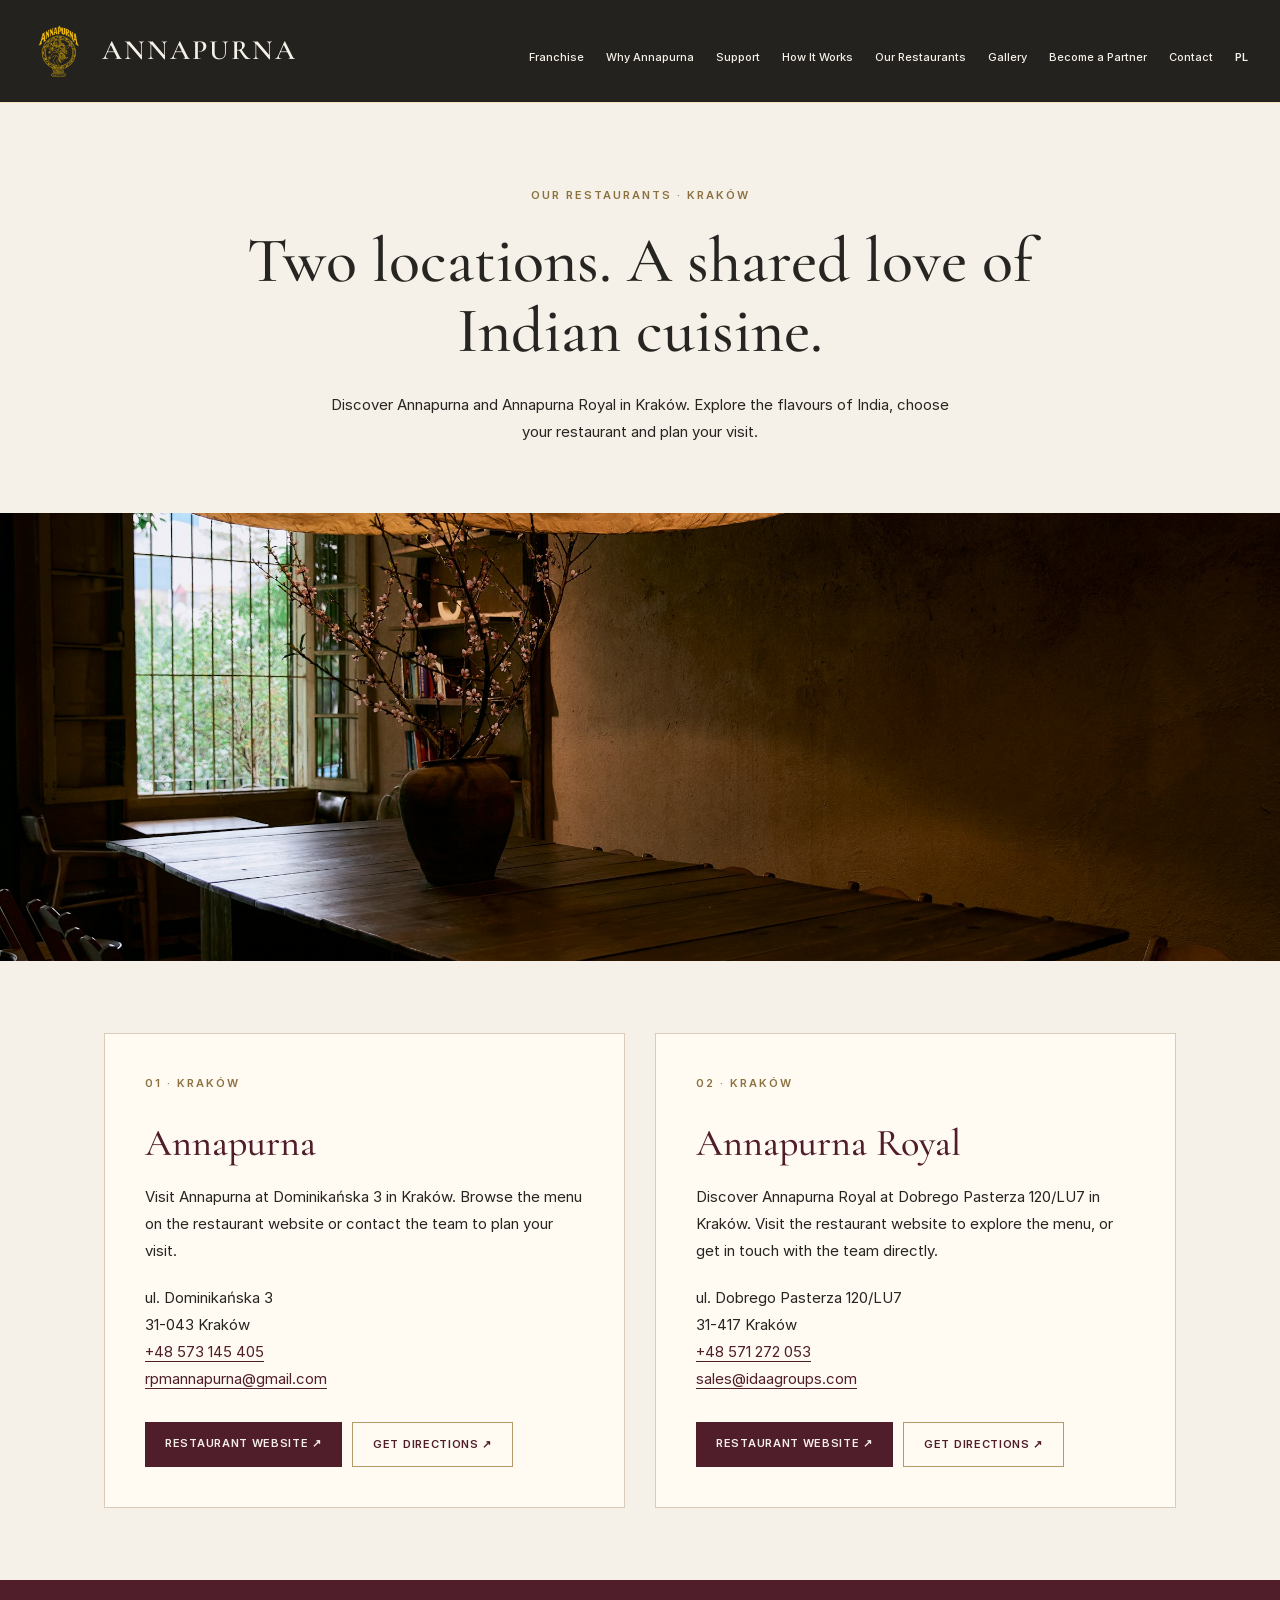
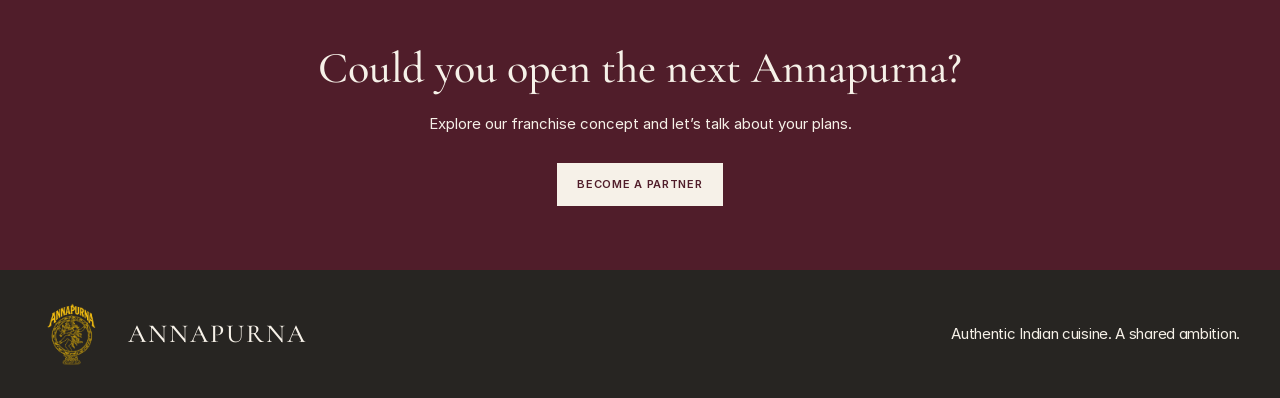
<file: page.html>
<!doctype html>

<html lang="en">
<head>
<meta charset="utf-8">
<meta name="viewport" content="width=device-width, initial-scale=1">
<title>Our Kraków Restaurants | Annapurna &amp; Annapurna Royal</title>
<meta name="description" content="Discover Annapurna and Annapurna Royal in Kraków. Find addresses, contact details, restaurant websites and directions.">
<link rel="canonical" href="https://annapurnapartners.eu/page.html">
<link rel="icon" href="assets/images/annapurna-selected-logo.png">
<link rel="stylesheet" href="assets/page.css">
<link rel="stylesheet" href="assets/site.css?v=dark-header-1">
<script src="assets/site.js" defer>
</script>
</head>
<body>
<div id="main">
<div class="framer-8sVfm framer-lu9wU framer-1b2y277" data-layout-template="true" style="min-height:100vh;width:auto">
<div class="framer-kde1sw-container">
<div class="ssr-variant hidden-tsliex hidden-1re3m25">
<nav class="framer-WoyXn framer-V1hCl framer-1c32h92 framer-v-1c32h92" data-framer-name="Desktop" style="background-color:var(--token-bd20a147-64d3-4a7b-9d5a-b6e7541d400c);width:100%">
<div class="framer-158oz0j" data-framer-name="Brand and menu">
<div class="framer-hxh96k" data-framer-name="Annapurna Logo">
<div style="position:absolute;border-radius:inherit;corner-shape:inherit;top:0;right:0;bottom:0;left:0">
<img decoding="async" width="1600" height="1600" src="assets/images/annapurna-selected-logo.png" alt="Annapurna logo" style="display:block;width:100%;height:100%;border-radius:inherit;corner-shape:inherit;object-position:center;object-fit:cover">
</div>
</div>
<div class="framer-1288lwt" data-framer-component-type="RichTextContainer" style="--extracted-r6o4lv:var(--token-970d2178-4edd-49f4-8ee4-3be559ba5923);transform:none">
<p dir="auto" class="framer-text" style="--font-selector:R0Y7Q29ybW9yYW50IEdhcmFtb25kLTYwMA==;--framer-font-family:&quot;Cormorant Garamond&quot;, &quot;Cormorant Garamond Placeholder&quot;, serif;--framer-font-size:28px;--framer-font-weight:600;--framer-letter-spacing:2px;--framer-text-color:var(--extracted-r6o4lv, var(--token-970d2178-4edd-49f4-8ee4-3be559ba5923))">ANNAPURNA</p>
</div>
</div>
<div class="framer-1nh0qvi" data-framer-name="Navigation links">
<div class="framer-s6w3a" data-framer-component-type="RichTextContainer" style="transform:none">
<p dir="auto" class="framer-text" style="--font-selector:SW50ZXItTWVkaXVt;--framer-font-size:11px;--framer-font-weight:500">
<a class="framer-text framer-styles-preset-nbis3b" data-styles-preset="m0Fi1srIj" href="./#franchise">Franchise</a>
</p>
</div>
<div class="framer-1vx6iwa" data-framer-component-type="RichTextContainer" style="transform:none">
<p dir="auto" class="framer-text" style="--font-selector:SW50ZXItTWVkaXVt;--framer-font-size:11px;--framer-font-weight:500">
<a class="framer-text framer-styles-preset-nbis3b" data-styles-preset="m0Fi1srIj" href="./#why">Why Annapurna</a>
</p>
</div>
<div class="framer-1soqsgs" data-framer-component-type="RichTextContainer" style="transform:none">
<p dir="auto" class="framer-text" style="--font-selector:SW50ZXItTWVkaXVt;--framer-font-size:11px;--framer-font-weight:500">
<a class="framer-text framer-styles-preset-nbis3b" data-styles-preset="m0Fi1srIj" href="./#support">Support</a>
</p>
</div>
<div class="framer-con6us" data-framer-component-type="RichTextContainer" style="transform:none">
<p dir="auto" class="framer-text" style="--font-selector:SW50ZXItTWVkaXVt;--framer-font-size:11px;--framer-font-weight:500">
<a class="framer-text framer-styles-preset-nbis3b" data-styles-preset="m0Fi1srIj" href="./#process">How It Works</a>
</p>
</div>
<div class="framer-rexme7" data-framer-component-type="RichTextContainer" style="transform:none">
<p dir="auto" class="framer-text" style="--font-selector:SW50ZXItTWVkaXVt;--framer-font-size:11px;--framer-font-weight:500">
<a class="framer-text framer-styles-preset-nbis3b" data-styles-preset="m0Fi1srIj" href="./page.html">Our Restaurants</a>
</p>
</div>
<div class="framer-1np2rli" data-framer-component-type="RichTextContainer" style="transform:none">
<p dir="auto" class="framer-text" style="--font-selector:SW50ZXItTWVkaXVt;--framer-font-size:11px;--framer-font-weight:500">
<a class="framer-text framer-styles-preset-nbis3b" data-styles-preset="m0Fi1srIj" href="./#gallery">Gallery</a>
</p>
</div>
<div class="framer-d7omqh" data-framer-component-type="RichTextContainer" style="transform:none">
<p dir="auto" class="framer-text" style="--font-selector:SW50ZXItTWVkaXVt;--framer-font-size:11px;--framer-font-weight:500">
<a class="framer-text framer-styles-preset-nbis3b" data-styles-preset="m0Fi1srIj" href="./#enquiry">Become a Partner</a>
</p>
</div>
<div class="framer-d7omqh contact-nav-item" data-framer-component-type="RichTextContainer" style="transform:none">
<p class="framer-text" style="--framer-font-size:11px;--framer-font-weight:500;--font-selector:SW50ZXItTWVkaXVt">
<a class="framer-text framer-styles-preset-nbis3b" href="./contact.html">Contact</a>
</p>
</div>
<div class="framer-aljx1r" data-framer-name="Language switch" data-framer-component-type="RichTextContainer" style="transform:none">
<p dir="auto" class="framer-text" style="--font-selector:SW50ZXItU2VtaUJvbGQ=;--framer-font-size:11px;--framer-font-weight:600">
<a class="framer-text framer-styles-preset-nbis3b" data-styles-preset="m0Fi1srIj" href="./page-pl.html">PL</a>
</p>
</div>
</div>
</nav>
</div>
<div class="ssr-variant hidden-1b2y277">
<nav class="framer-WoyXn framer-V1hCl framer-1c32h92 framer-v-1s7jv7d" data-framer-name="Phone" style="background-color:var(--token-bd20a147-64d3-4a7b-9d5a-b6e7541d400c);width:100%">
<div class="framer-158oz0j" data-framer-name="Brand and menu">
<div class="framer-hxh96k" data-framer-name="Annapurna Logo">
<div style="position:absolute;border-radius:inherit;corner-shape:inherit;top:0;right:0;bottom:0;left:0">
<img decoding="async" width="1600" height="1600" src="assets/images/annapurna-selected-logo.png" alt="Annapurna logo" style="display:block;width:100%;height:100%;border-radius:inherit;corner-shape:inherit;object-position:center;object-fit:cover">
</div>
</div>
<div class="framer-1288lwt" data-framer-component-type="RichTextContainer" style="--extracted-r6o4lv:var(--token-970d2178-4edd-49f4-8ee4-3be559ba5923);transform:none">
<p dir="auto" class="framer-text" style="--font-selector:R0Y7Q29ybW9yYW50IEdhcmFtb25kLTYwMA==;--framer-font-family:&quot;Cormorant Garamond&quot;, &quot;Cormorant Garamond Placeholder&quot;, serif;--framer-font-size:20px;--framer-font-weight:600;--framer-letter-spacing:1px;--framer-text-color:var(--extracted-r6o4lv, var(--token-970d2178-4edd-49f4-8ee4-3be559ba5923))">ANNAPURNA</p>
</div>
<div class="framer-ixmkf9" data-border="true" data-framer-name="Menu" data-highlight="true" tabindex="0" style="--border-bottom-width:1px;--border-color:rgb(180, 154, 104);--border-left-width:1px;--border-right-width:1px;--border-style:solid;--border-top-width:1px" role="button" aria-expanded="false" aria-label="Toggle navigation menu">
<div class="framer-s2u7ib" data-framer-component-type="RichTextContainer" style="transform:none">
<p dir="auto" class="framer-text" style="--font-selector:SW50ZXItTWVkaXVt;--framer-font-size:11px;--framer-font-weight:500"><svg aria-hidden="true" focusable="false" width="22" height="18" viewBox="0 0 22 18" fill="none" style="display:block"><path d="M1 2H21M1 9H21M1 16H21" stroke="currentColor" stroke-width="1.6" stroke-linecap="round"/></svg></p>
</div>
</div>
</div>
<div class="framer-1nh0qvi" data-framer-name="Navigation links">
<div class="framer-s6w3a" data-framer-component-type="RichTextContainer" style="transform:none">
<p dir="auto" class="framer-text" style="--font-selector:SW50ZXItTWVkaXVt;--framer-font-size:11px;--framer-font-weight:500">
<a class="framer-text framer-styles-preset-nbis3b" data-styles-preset="m0Fi1srIj" href="./#franchise">Franchise</a>
</p>
</div>
<div class="framer-1vx6iwa" data-framer-component-type="RichTextContainer" style="transform:none">
<p dir="auto" class="framer-text" style="--font-selector:SW50ZXItTWVkaXVt;--framer-font-size:11px;--framer-font-weight:500">
<a class="framer-text framer-styles-preset-nbis3b" data-styles-preset="m0Fi1srIj" href="./#why">Why Annapurna</a>
</p>
</div>
<div class="framer-1soqsgs" data-framer-component-type="RichTextContainer" style="transform:none">
<p dir="auto" class="framer-text" style="--font-selector:SW50ZXItTWVkaXVt;--framer-font-size:11px;--framer-font-weight:500">
<a class="framer-text framer-styles-preset-nbis3b" data-styles-preset="m0Fi1srIj" href="./#support">Support</a>
</p>
</div>
<div class="framer-con6us" data-framer-component-type="RichTextContainer" style="transform:none">
<p dir="auto" class="framer-text" style="--font-selector:SW50ZXItTWVkaXVt;--framer-font-size:11px;--framer-font-weight:500">
<a class="framer-text framer-styles-preset-nbis3b" data-styles-preset="m0Fi1srIj" href="./#process">How It Works</a>
</p>
</div>
<div class="framer-rexme7" data-framer-component-type="RichTextContainer" style="transform:none">
<p dir="auto" class="framer-text" style="--font-selector:SW50ZXItTWVkaXVt;--framer-font-size:11px;--framer-font-weight:500">
<a class="framer-text framer-styles-preset-nbis3b" data-styles-preset="m0Fi1srIj" href="./page.html">Our Restaurants</a>
</p>
</div>
<div class="framer-1np2rli" data-framer-component-type="RichTextContainer" style="transform:none">
<p dir="auto" class="framer-text" style="--font-selector:SW50ZXItTWVkaXVt;--framer-font-size:11px;--framer-font-weight:500">
<a class="framer-text framer-styles-preset-nbis3b" data-styles-preset="m0Fi1srIj" href="./#gallery">Gallery</a>
</p>
</div>
<div class="framer-d7omqh" data-framer-component-type="RichTextContainer" style="transform:none">
<p dir="auto" class="framer-text" style="--font-selector:SW50ZXItTWVkaXVt;--framer-font-size:11px;--framer-font-weight:500">
<a class="framer-text framer-styles-preset-nbis3b" data-styles-preset="m0Fi1srIj" href="./#enquiry">Become a Partner</a>
</p>
</div>
<div class="framer-d7omqh contact-nav-item" data-framer-component-type="RichTextContainer" style="transform:none">
<p class="framer-text" style="--framer-font-size:11px;--framer-font-weight:500;--font-selector:SW50ZXItTWVkaXVt">
<a class="framer-text framer-styles-preset-nbis3b" href="./contact.html">Contact</a>
</p>
</div>
<div class="framer-aljx1r" data-framer-name="Language switch" data-framer-component-type="RichTextContainer" style="transform:none">
<p dir="auto" class="framer-text" style="--font-selector:SW50ZXItU2VtaUJvbGQ=;--framer-font-size:11px;--framer-font-weight:600">
<a class="framer-text framer-styles-preset-nbis3b" data-styles-preset="m0Fi1srIj" href="./page-pl.html">PL</a>
</p>
</div>
</div>
</nav>
</div>
</div>
<div class="framer-Dl8vz framer-17il5gt" style="min-height:100vh;width:auto;display:contents">
<section class="restaurant-page" >
  <header class="restaurant-hero">
    <p class="restaurant-eyebrow">OUR RESTAURANTS · KRAKÓW</p>
    <h1>Two locations. A shared love of Indian cuisine.</h1>
    <p>Discover Annapurna and Annapurna Royal in Kraków. Explore the flavours of India, choose your restaurant and plan your visit.</p>
  </header>
  <img class="restaurant-banner" src="assets/images/ywXfwbST6LifSNcY5sJrADpG3Y.jpg" alt="Restaurant interior" loading="lazy">
  <div class="restaurant-grid">
    <article class="restaurant-card">
      <p class="restaurant-eyebrow">01 · KRAKÓW</p>
      <h2>Annapurna</h2>
      <p>Visit Annapurna at Dominikańska 3 in Kraków. Browse the menu on the restaurant website or contact the team to plan your visit.</p>
      <address>
        <p>ul. Dominikańska 3<br>31-043 Kraków</p>
        <a href="tel:+48573145405">+48 573 145 405</a>
        <a href="mailto:rpmannapurna@gmail.com">rpmannapurna@gmail.com</a>
      </address>
      <div class="restaurant-actions">
        <a class="restaurant-button" href="https://theannapurna.pl/" target="_blank" rel="noopener noreferrer">RESTAURANT WEBSITE ↗</a>
        <a class="restaurant-button secondary" href="https://www.google.com/maps/search/?api=1&amp;query=Annapurna%20Dominikanska%203%20Krakow" target="_blank" rel="noopener noreferrer">GET DIRECTIONS ↗</a>
      </div>
    </article>
    <article class="restaurant-card">
      <p class="restaurant-eyebrow">02 · KRAKÓW</p>
      <h2>Annapurna Royal</h2>
      <p>Discover Annapurna Royal at Dobrego Pasterza 120/LU7 in Kraków. Visit the restaurant website to explore the menu, or get in touch with the team directly.</p>
      <address>
        <p>ul. Dobrego Pasterza 120/LU7<br>31-417 Kraków</p>
        <a href="tel:+48571272053">+48 571 272 053</a>
        <a href="mailto:sales@idaagroups.com">sales@idaagroups.com</a>
      </address>
      <div class="restaurant-actions">
        <a class="restaurant-button" href="https://annapurnaroyal.com/" target="_blank" rel="noopener noreferrer">RESTAURANT WEBSITE ↗</a>
        <a class="restaurant-button secondary" href="https://www.google.com/maps/search/?api=1&amp;query=Annapurna%20Royal%20Dobrego%20Pasterza%20120%20Krakow" target="_blank" rel="noopener noreferrer">GET DIRECTIONS ↗</a>
      </div>
    </article>
  </div>
  <div class="restaurant-invite">
<h2>Could you open the next Annapurna?</h2>
<p>Explore our franchise concept and let’s talk about your plans.</p>
<a class="restaurant-button" href="./#enquiry">BECOME A PARTNER</a>
</div>
</section>
</div>
<div id="overlay">
</div>
<div class="framer-155habf">
</div>
<footer class="framer-4d6ges" data-framer-name="Footer">
<div class="framer-gek0bg" data-framer-name="Annapurna Logo">
<div style="position:absolute;border-radius:inherit;corner-shape:inherit;top:0;right:0;bottom:0;left:0">
<img decoding="async" loading="lazy" width="1600" height="1600" src="assets/images/annapurna-selected-logo.png" alt="Annapurna logo" style="display:block;width:100%;height:100%;border-radius:inherit;corner-shape:inherit;object-position:center;object-fit:cover">
</div>
</div>
<div class="framer-1f007h9" data-framer-component-type="RichTextContainer" style="transform:none">
<p dir="auto" style="--font-selector:R0Y7Q29ybW9yYW50IEdhcmFtb25kLTUwMA==;--framer-font-family:&quot;Cormorant Garamond&quot;, &quot;Cormorant Garamond Placeholder&quot;, serif;--framer-font-size:26px;--framer-font-weight:500;--framer-letter-spacing:2px;--framer-text-color:#F6F1E8" class="framer-text">ANNAPURNA</p>
</div>
<div class="framer-42cmw7" data-framer-component-type="RichTextContainer" style="transform:none">
<p class="framer-text framer-styles-preset-oyfe0f" data-styles-preset="tK447ahy5" dir="auto" style="--framer-text-alignment:start;--framer-text-color:rgb(246, 241, 232)">Authentic Indian cuisine. A shared ambition.</p>
</div>
</footer>
</div>
</div>
</body>
</html>
</file>
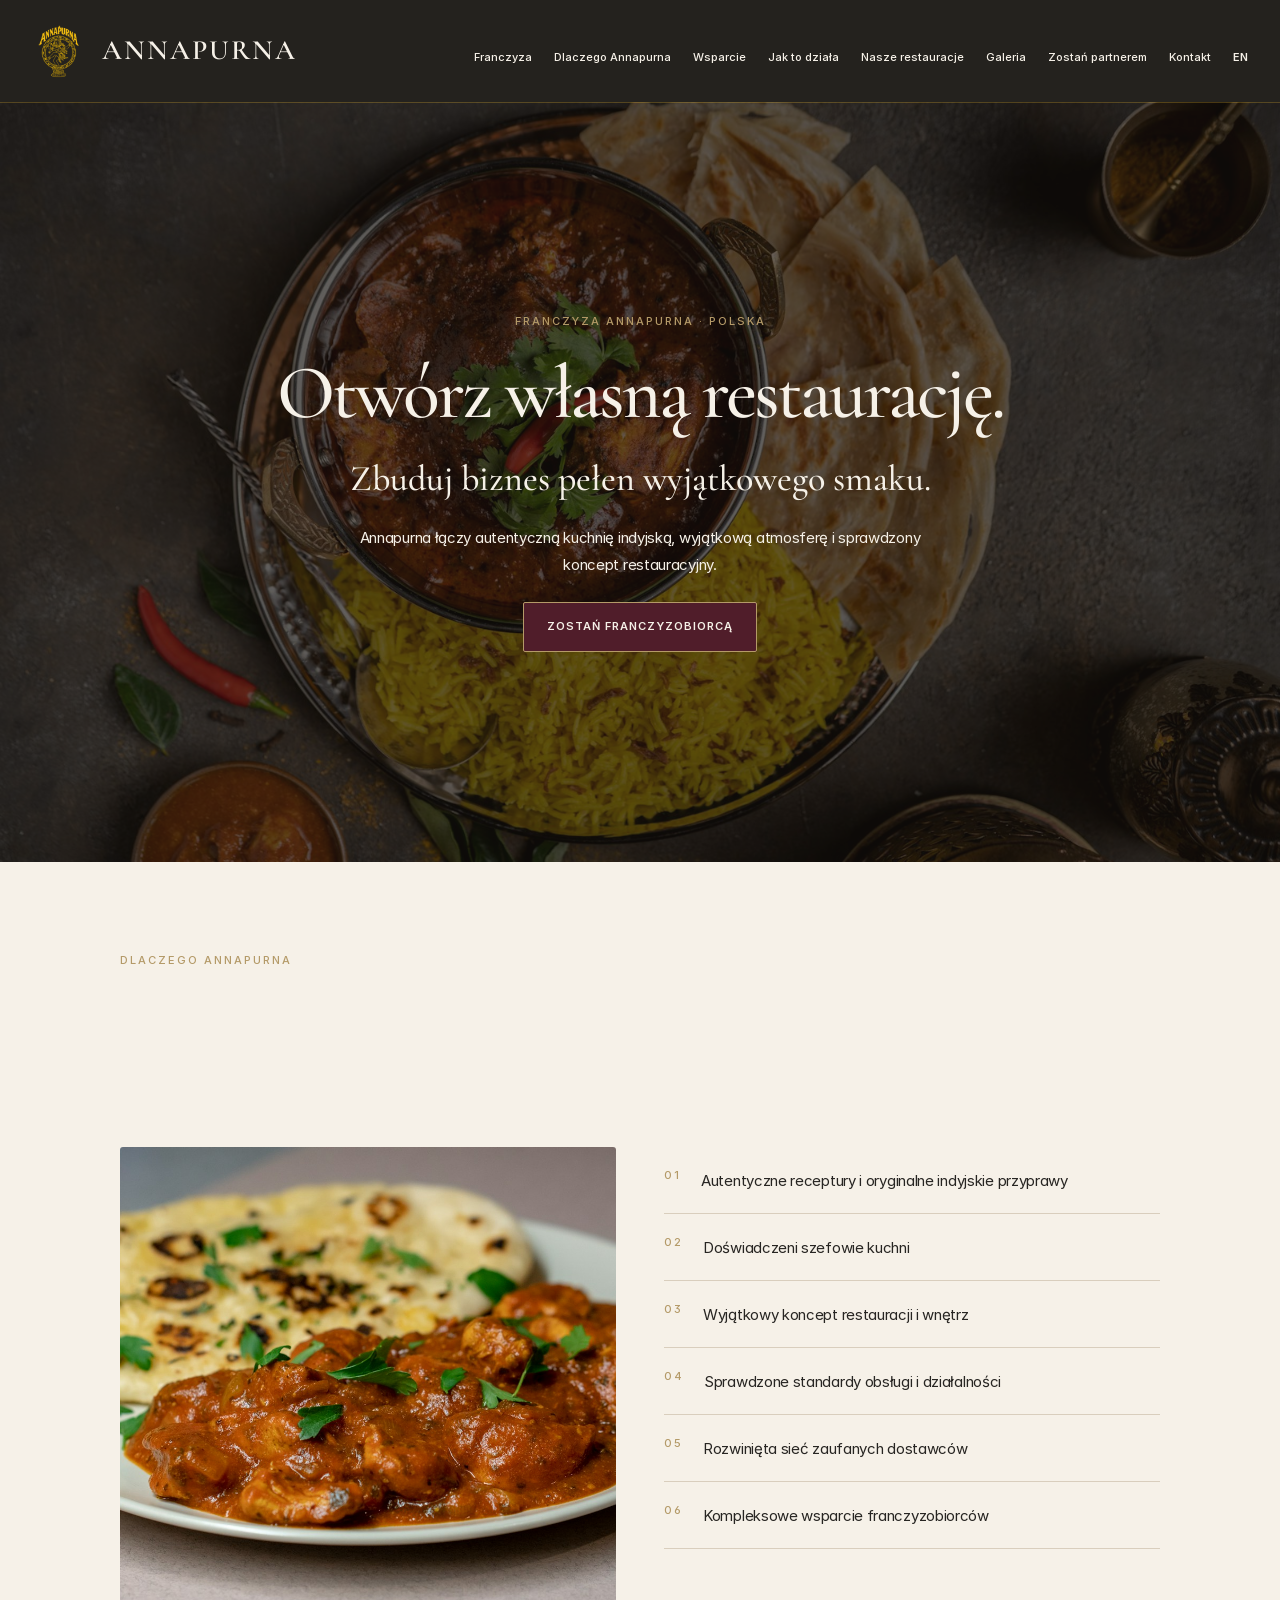
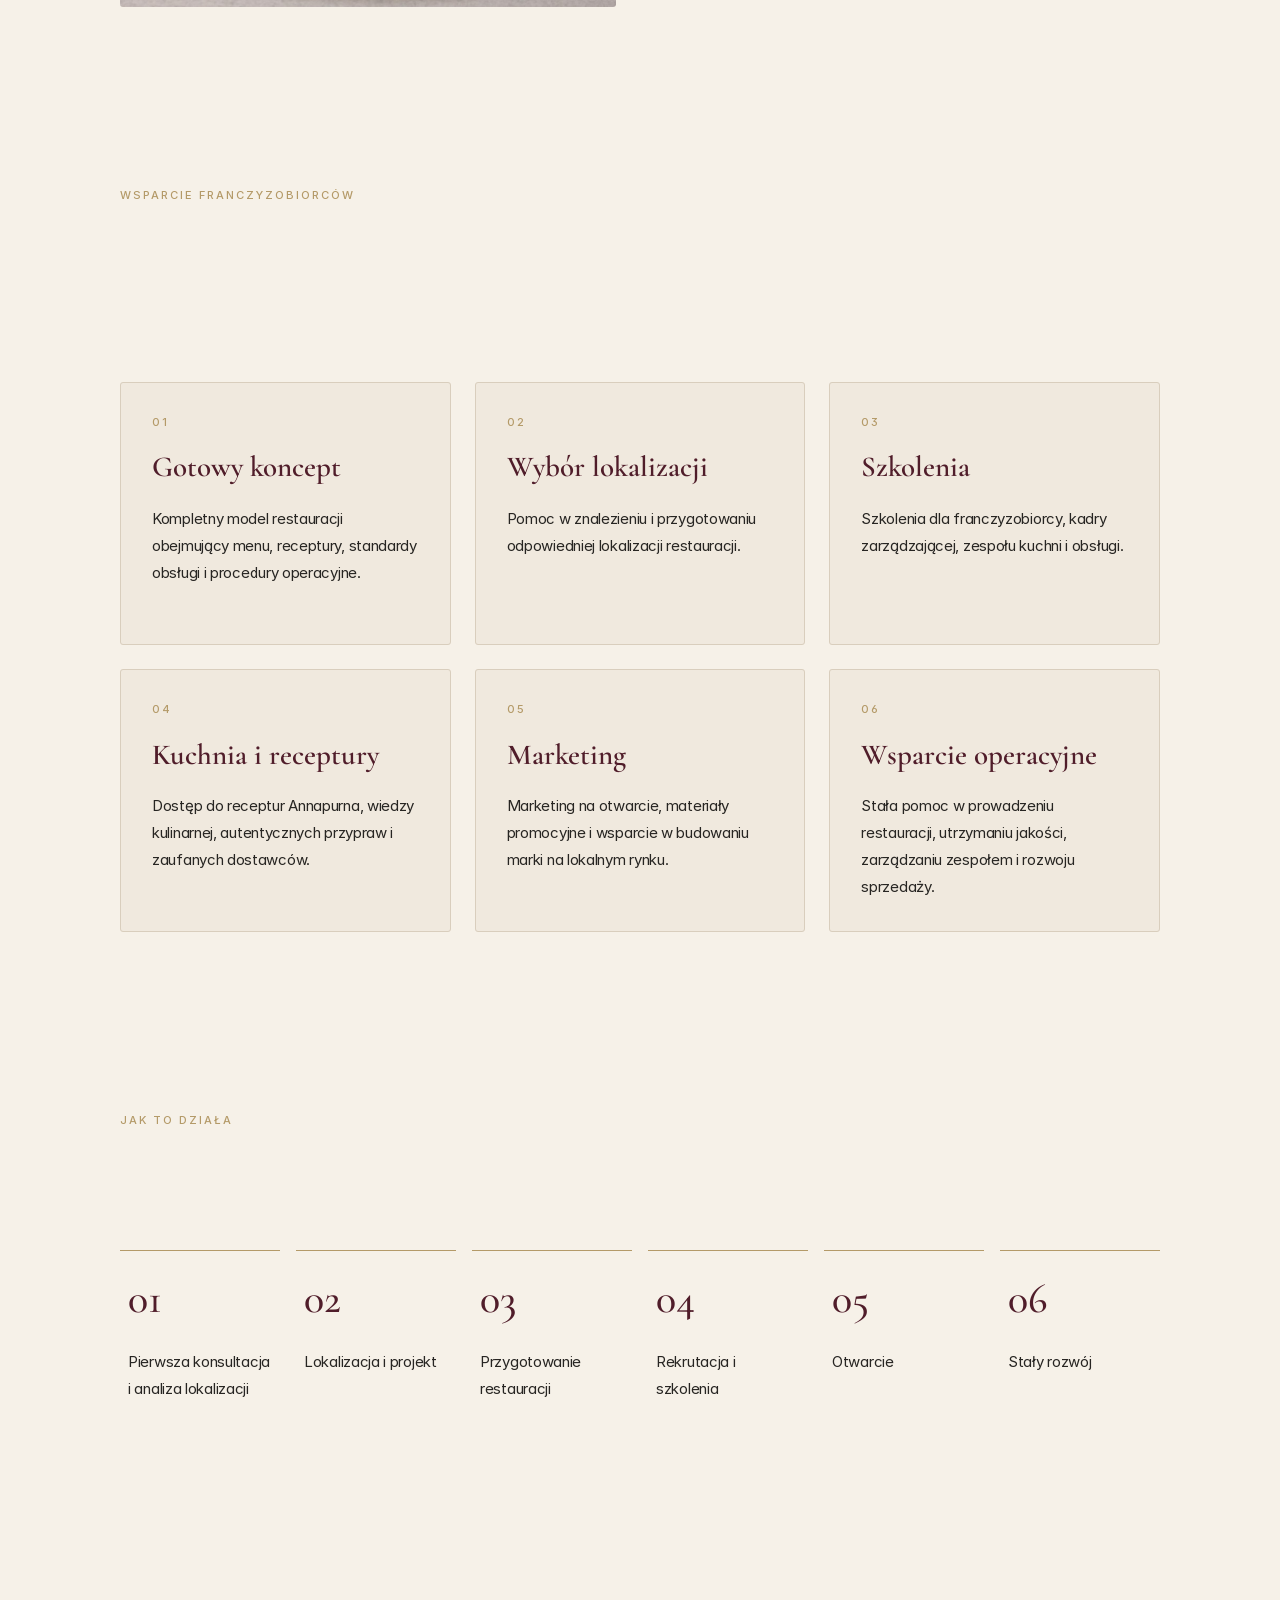
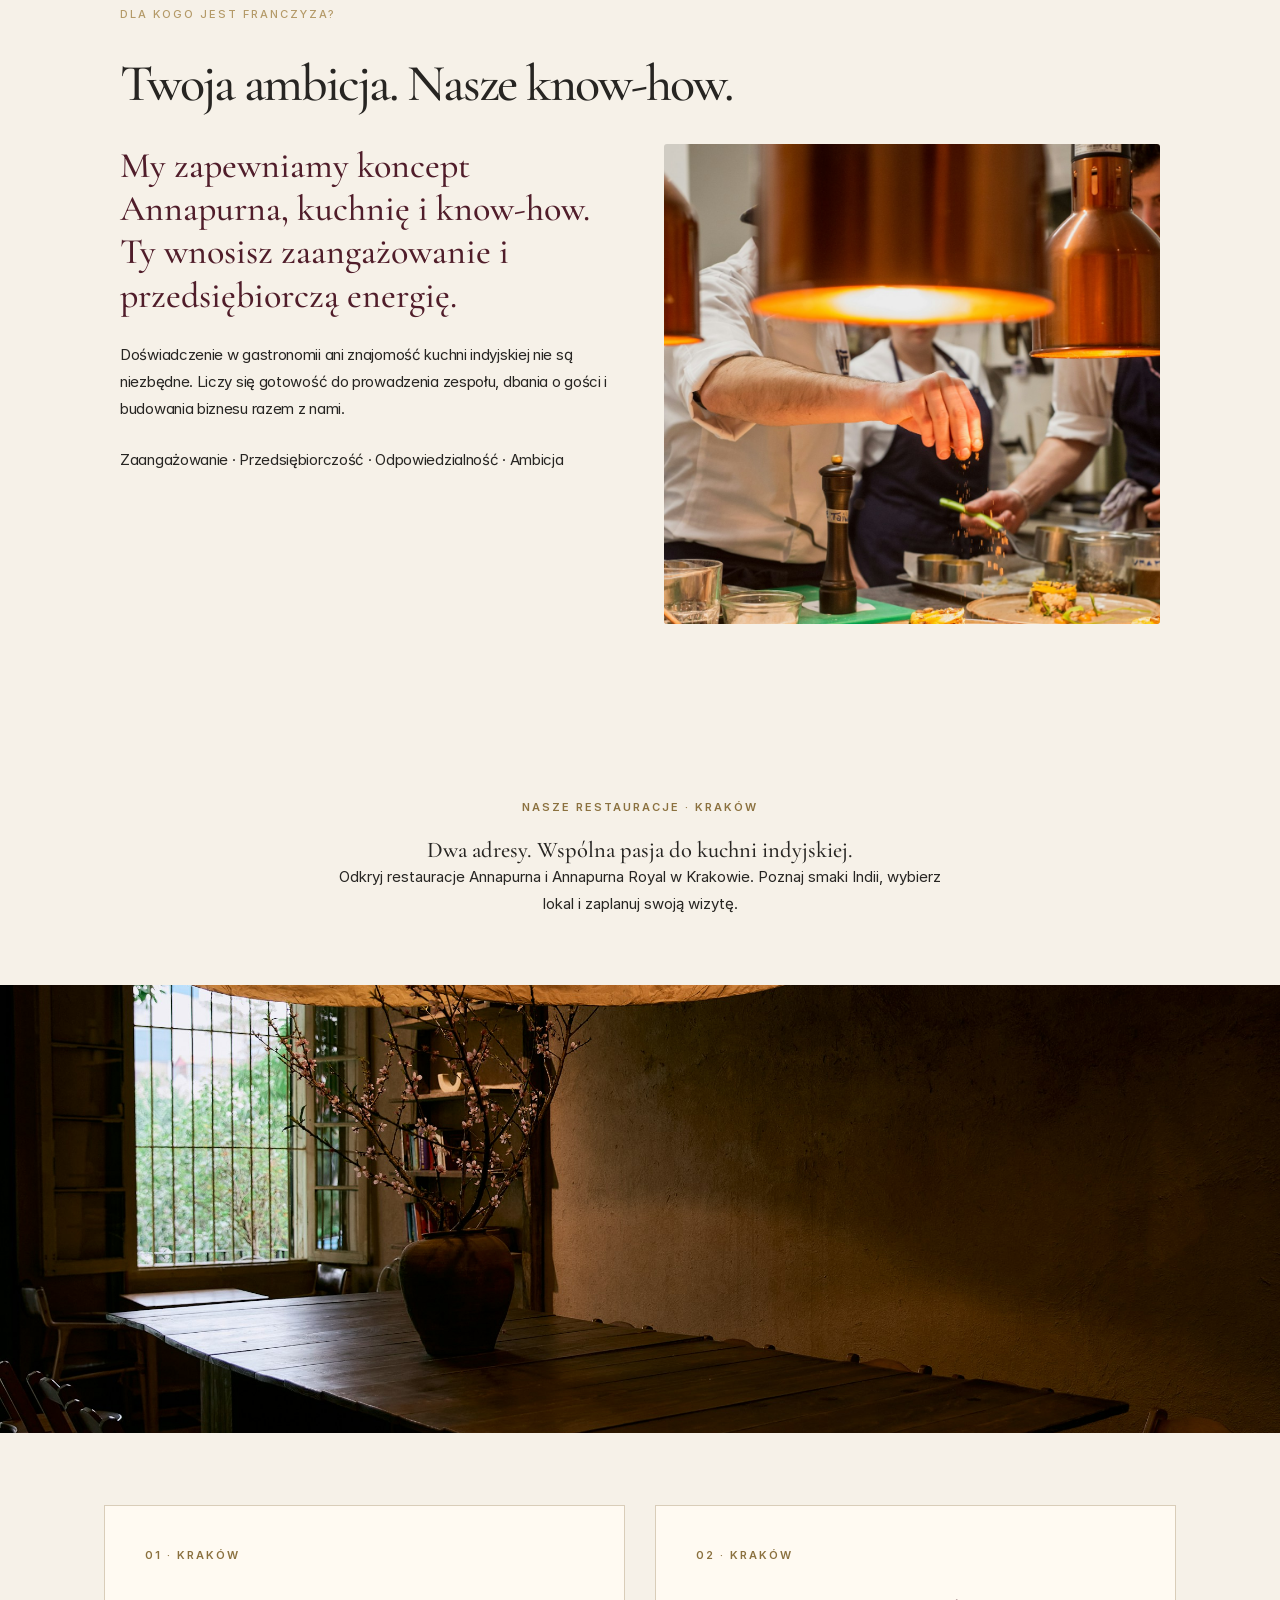
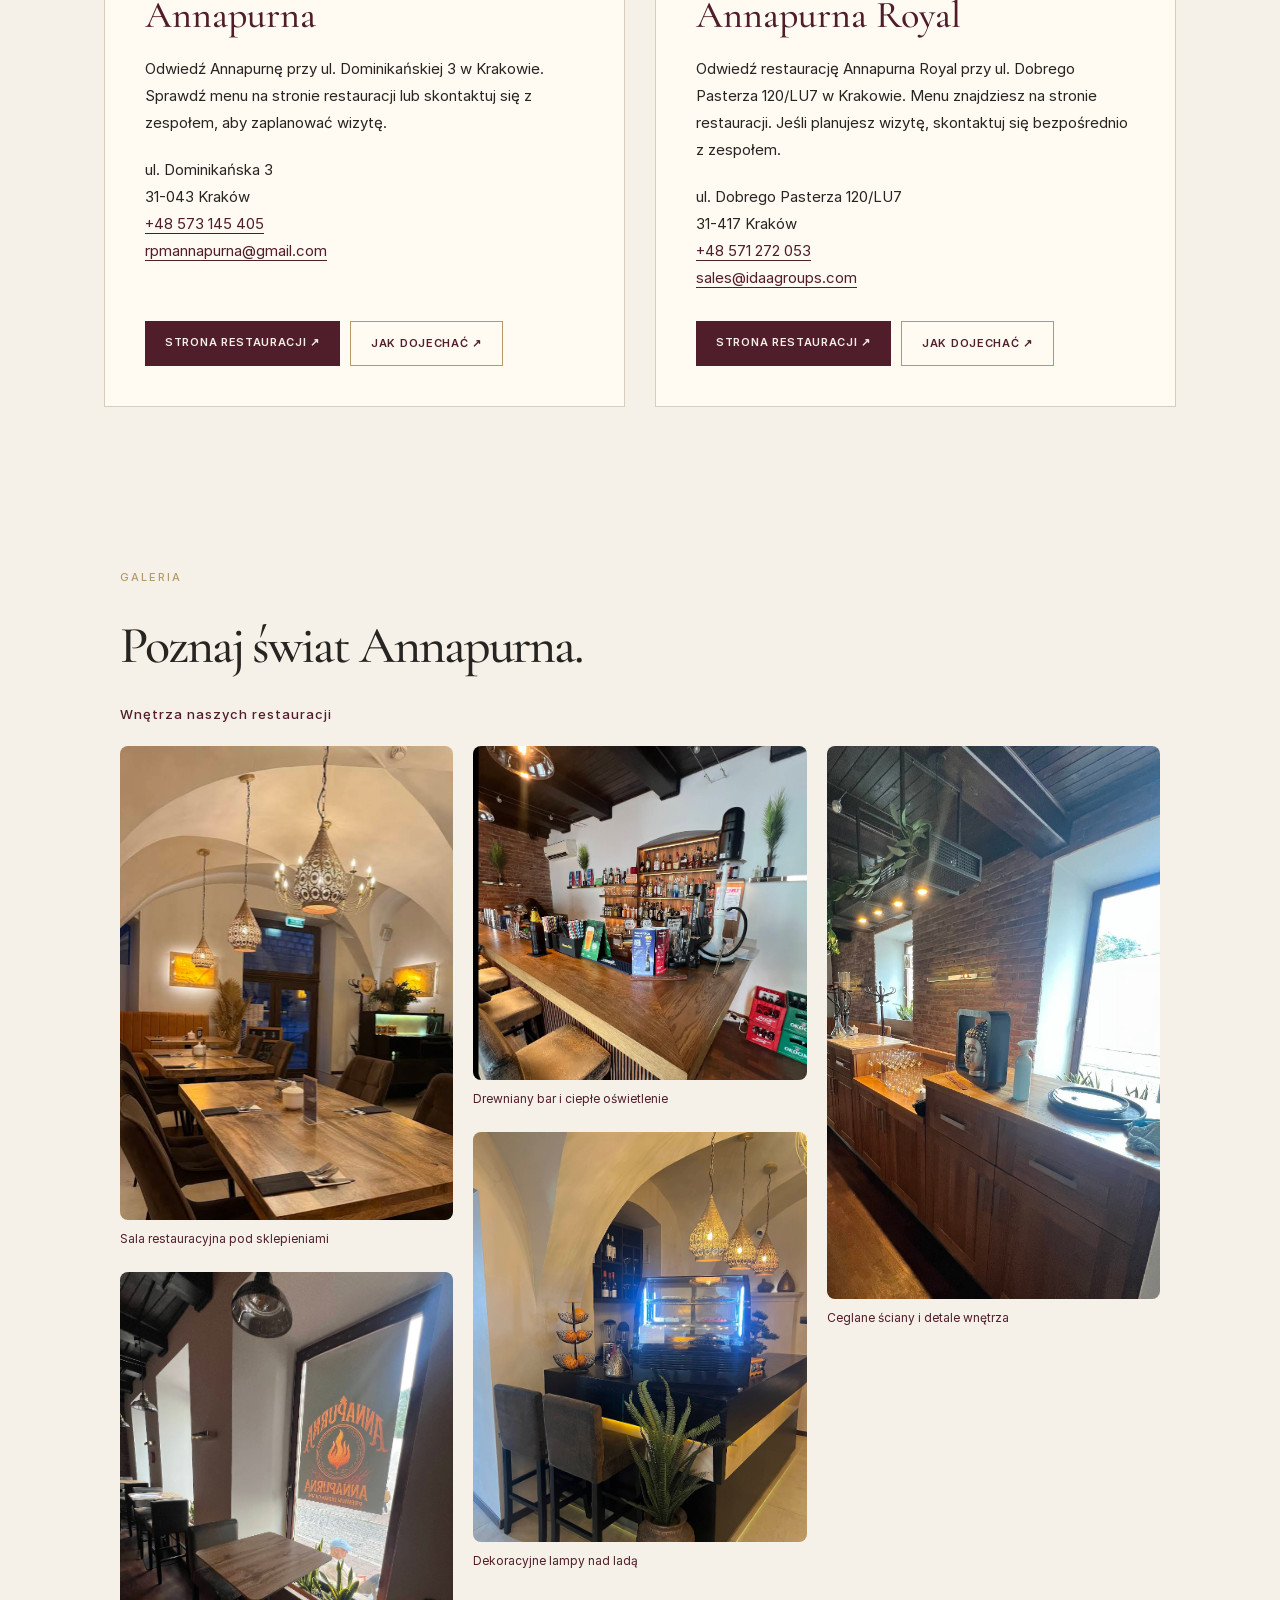
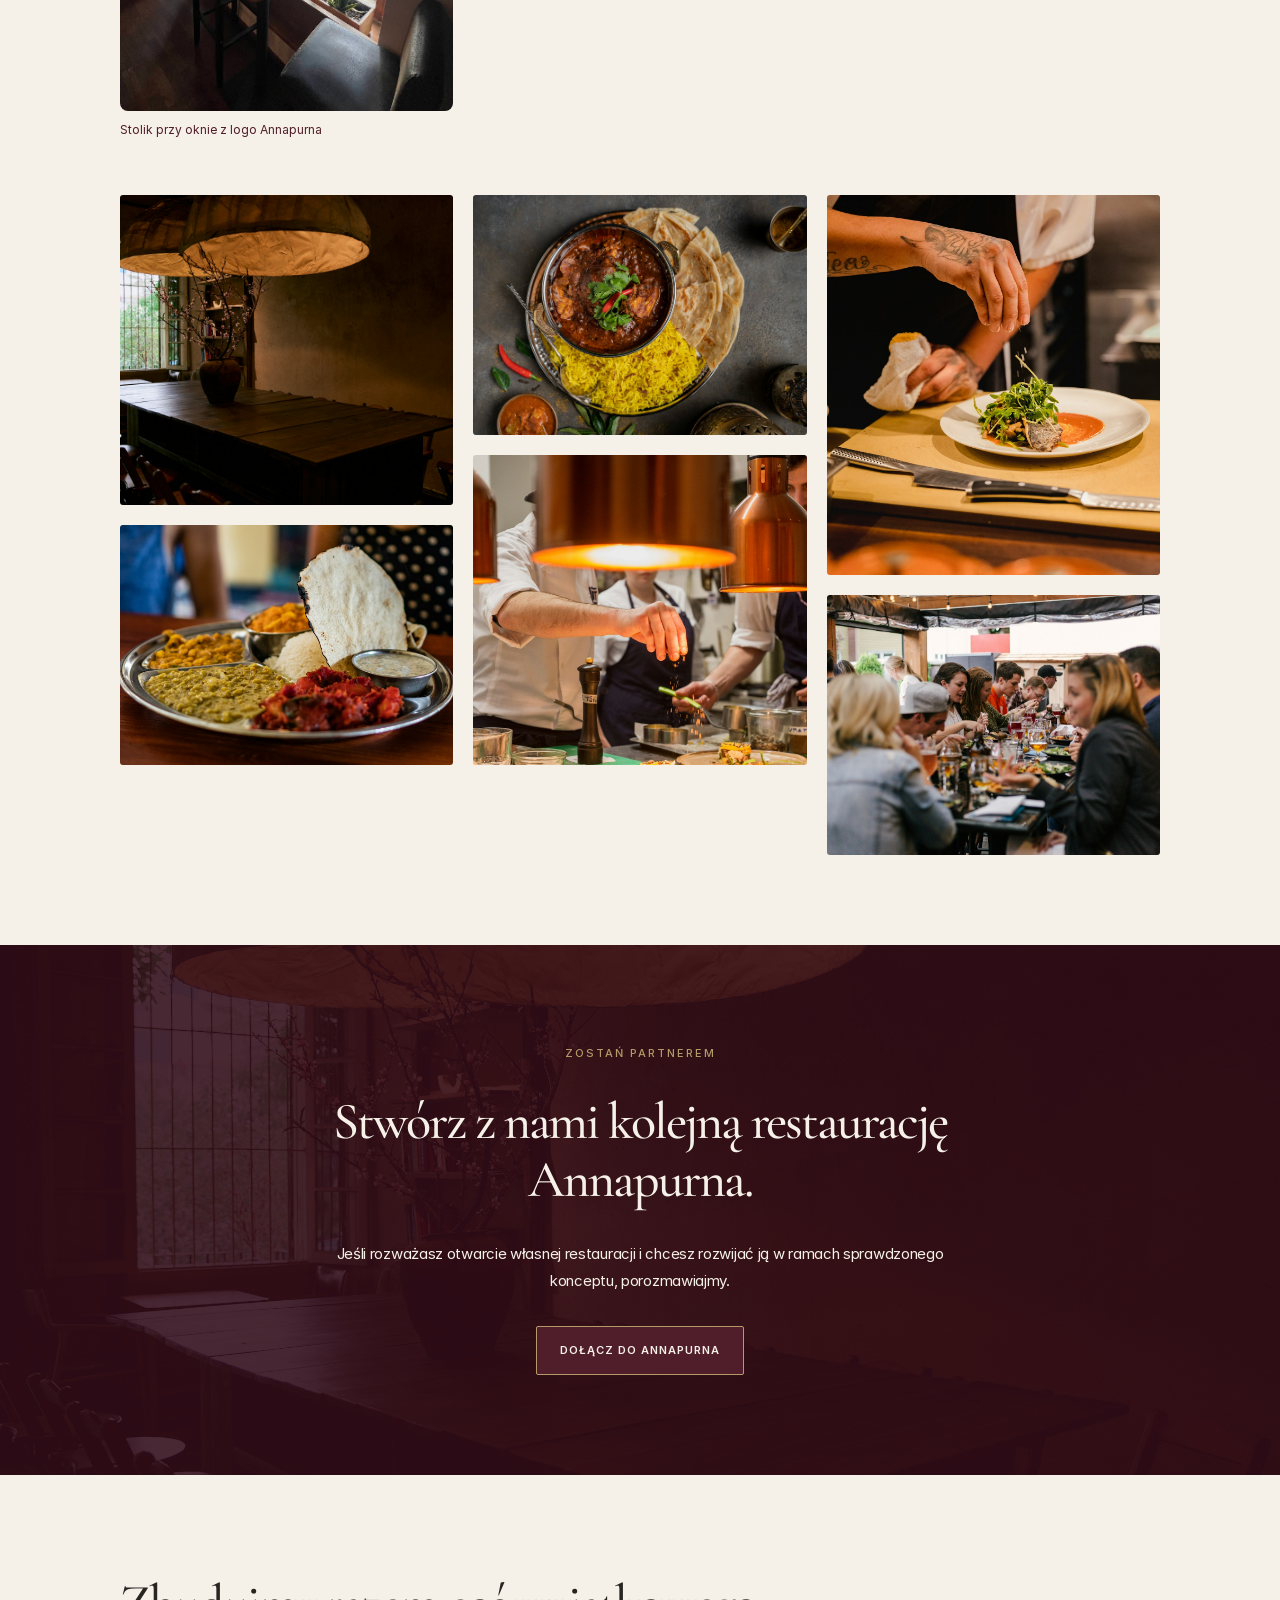
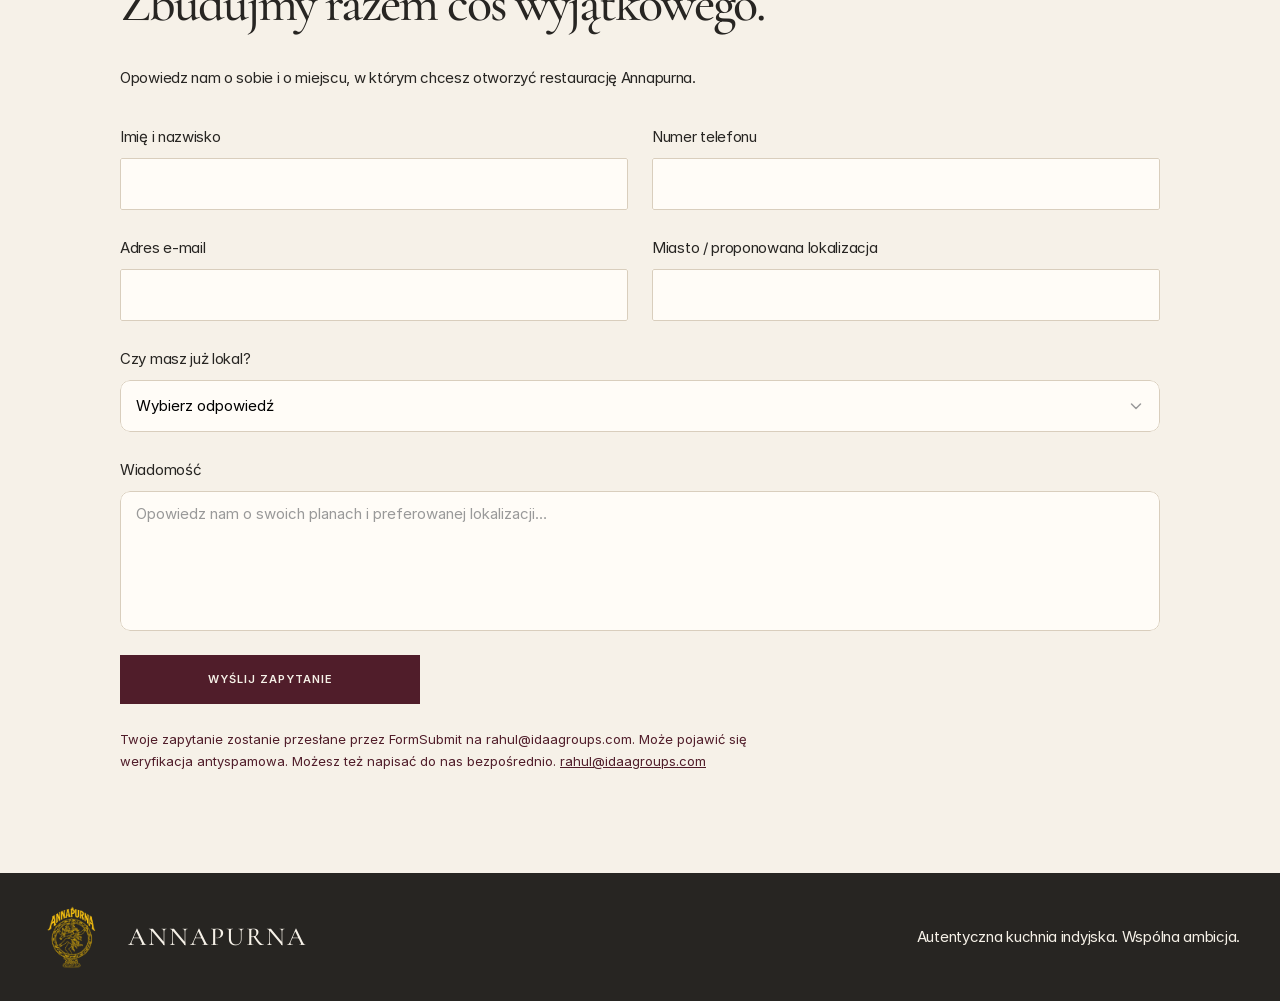
<file: pl.html>
<!doctype html>

<html lang="pl">
<head>
<meta charset="utf-8">
<meta name="viewport" content="width=device-width, initial-scale=1">
<title>Franczyza Annapurna | Franczyza restauracji indyjskiej w Polsce</title>
<meta name="description" content="Otwórz restaurację indyjską Annapurna w Polsce. Poznaj nasz koncept, szkolenia i wsparcie dla franczyzobiorców. Porozmawiajmy o współpracy.">
<link rel="canonical" href="https://annapurnapartners.eu/pl.html">
<link rel="icon" href="assets/images/annapurna-selected-logo.png">
<link rel="stylesheet" href="assets/pl.css">
<link rel="stylesheet" href="assets/site.css?v=dark-header-1">
<script src="assets/site.js" defer>
</script>
</head>
<body>
<div id="main">
<div class="framer-8sVfm framer-lu9wU framer-1b2y277" data-layout-template="true" style="min-height:100vh;width:auto">
<div class="framer-kde1sw-container">
<div class="ssr-variant hidden-tsliex hidden-1re3m25">
<nav class="framer-WoyXn framer-V1hCl framer-1c32h92 framer-v-1c32h92" data-framer-name="Desktop" style="background-color:var(--token-bd20a147-64d3-4a7b-9d5a-b6e7541d400c);width:100%">
<div class="framer-158oz0j" data-framer-name="Brand and menu">
<div class="framer-hxh96k" data-framer-name="Annapurna Logo">
<div style="position:absolute;border-radius:inherit;corner-shape:inherit;top:0;right:0;bottom:0;left:0">
<img decoding="async" width="1600" height="1600" src="assets/images/annapurna-selected-logo.png" alt="Annapurna logo" style="display:block;width:100%;height:100%;border-radius:inherit;corner-shape:inherit;object-position:center;object-fit:cover">
</div>
</div>
<div class="framer-1288lwt" data-framer-component-type="RichTextContainer" style="--extracted-r6o4lv:var(--token-970d2178-4edd-49f4-8ee4-3be559ba5923);transform:none">
<p dir="auto" class="framer-text" style="--font-selector:R0Y7Q29ybW9yYW50IEdhcmFtb25kLTYwMA==;--framer-font-family:&quot;Cormorant Garamond&quot;, &quot;Cormorant Garamond Placeholder&quot;, serif;--framer-font-size:28px;--framer-font-weight:600;--framer-letter-spacing:2px;--framer-text-color:var(--extracted-r6o4lv, var(--token-970d2178-4edd-49f4-8ee4-3be559ba5923))">ANNAPURNA</p>
</div>
</div>
<div class="framer-1nh0qvi" data-framer-name="Navigation links">
<div class="framer-s6w3a" data-framer-component-type="RichTextContainer" style="transform:none">
<p dir="auto" class="framer-text" style="--font-selector:SW50ZXItTWVkaXVt;--framer-font-size:11px;--framer-font-weight:500">
<a class="framer-text framer-styles-preset-nbis3b" data-styles-preset="m0Fi1srIj" href="./pl.html#franchise">Franczyza</a>
</p>
</div>
<div class="framer-1vx6iwa" data-framer-component-type="RichTextContainer" style="transform:none">
<p dir="auto" class="framer-text" style="--font-selector:SW50ZXItTWVkaXVt;--framer-font-size:11px;--framer-font-weight:500">
<a class="framer-text framer-styles-preset-nbis3b" data-styles-preset="m0Fi1srIj" href="./pl.html#why">Dlaczego Annapurna</a>
</p>
</div>
<div class="framer-1soqsgs" data-framer-component-type="RichTextContainer" style="transform:none">
<p dir="auto" class="framer-text" style="--font-selector:SW50ZXItTWVkaXVt;--framer-font-size:11px;--framer-font-weight:500">
<a class="framer-text framer-styles-preset-nbis3b" data-styles-preset="m0Fi1srIj" href="./pl.html#support">Wsparcie</a>
</p>
</div>
<div class="framer-con6us" data-framer-component-type="RichTextContainer" style="transform:none">
<p dir="auto" class="framer-text" style="--font-selector:SW50ZXItTWVkaXVt;--framer-font-size:11px;--framer-font-weight:500">
<a class="framer-text framer-styles-preset-nbis3b" data-styles-preset="m0Fi1srIj" href="./pl.html#process">Jak to działa</a>
</p>
</div>
<div class="framer-rexme7" data-framer-component-type="RichTextContainer" style="transform:none">
<p dir="auto" class="framer-text" style="--font-selector:SW50ZXItTWVkaXVt;--framer-font-size:11px;--framer-font-weight:500">
<a class="framer-text framer-styles-preset-nbis3b" data-styles-preset="m0Fi1srIj" href="./page-pl.html">Nasze restauracje</a>
</p>
</div>
<div class="framer-1np2rli" data-framer-component-type="RichTextContainer" style="transform:none">
<p dir="auto" class="framer-text" style="--font-selector:SW50ZXItTWVkaXVt;--framer-font-size:11px;--framer-font-weight:500">
<a class="framer-text framer-styles-preset-nbis3b" data-styles-preset="m0Fi1srIj" href="./pl.html#gallery">Galeria</a>
</p>
</div>
<div class="framer-d7omqh" data-framer-component-type="RichTextContainer" style="transform:none">
<p dir="auto" class="framer-text" style="--font-selector:SW50ZXItTWVkaXVt;--framer-font-size:11px;--framer-font-weight:500">
<a class="framer-text framer-styles-preset-nbis3b" data-styles-preset="m0Fi1srIj" href="./pl.html#enquiry">Zostań partnerem</a>
</p>
</div>
<div class="framer-d7omqh contact-nav-item" data-framer-component-type="RichTextContainer" style="transform:none">
<p class="framer-text" style="--framer-font-size:11px;--framer-font-weight:500;--font-selector:SW50ZXItTWVkaXVt">
<a class="framer-text framer-styles-preset-nbis3b" href="./contact-pl.html">Kontakt</a>
</p>
</div>
<div class="framer-aljx1r" data-framer-name="Language switch" data-framer-component-type="RichTextContainer" style="transform:none">
<p dir="auto" class="framer-text" style="--font-selector:SW50ZXItU2VtaUJvbGQ=;--framer-font-size:11px;--framer-font-weight:600">
<a class="framer-text framer-styles-preset-nbis3b" data-styles-preset="m0Fi1srIj" href="./">EN</a>
</p>
</div>
</div>
</nav>
</div>
<div class="ssr-variant hidden-1b2y277">
<nav class="framer-WoyXn framer-V1hCl framer-1c32h92 framer-v-1s7jv7d" data-framer-name="Phone" style="background-color:var(--token-bd20a147-64d3-4a7b-9d5a-b6e7541d400c);width:100%">
<div class="framer-158oz0j" data-framer-name="Brand and menu">
<div class="framer-hxh96k" data-framer-name="Annapurna Logo">
<div style="position:absolute;border-radius:inherit;corner-shape:inherit;top:0;right:0;bottom:0;left:0">
<img decoding="async" width="1600" height="1600" src="assets/images/annapurna-selected-logo.png" alt="Annapurna logo" style="display:block;width:100%;height:100%;border-radius:inherit;corner-shape:inherit;object-position:center;object-fit:cover">
</div>
</div>
<div class="framer-1288lwt" data-framer-component-type="RichTextContainer" style="--extracted-r6o4lv:var(--token-970d2178-4edd-49f4-8ee4-3be559ba5923);transform:none">
<p dir="auto" class="framer-text" style="--font-selector:R0Y7Q29ybW9yYW50IEdhcmFtb25kLTYwMA==;--framer-font-family:&quot;Cormorant Garamond&quot;, &quot;Cormorant Garamond Placeholder&quot;, serif;--framer-font-size:20px;--framer-font-weight:600;--framer-letter-spacing:1px;--framer-text-color:var(--extracted-r6o4lv, var(--token-970d2178-4edd-49f4-8ee4-3be559ba5923))">ANNAPURNA</p>
</div>
<div class="framer-ixmkf9" data-border="true" data-framer-name="Menu" data-highlight="true" tabindex="0" style="--border-bottom-width:1px;--border-color:rgb(180, 154, 104);--border-left-width:1px;--border-right-width:1px;--border-style:solid;--border-top-width:1px" role="button" aria-expanded="false" aria-label="Otwórz lub zamknij menu">
<div class="framer-s2u7ib" data-framer-component-type="RichTextContainer" style="transform:none">
<p dir="auto" class="framer-text" style="--font-selector:SW50ZXItTWVkaXVt;--framer-font-size:11px;--framer-font-weight:500"><svg aria-hidden="true" focusable="false" width="22" height="18" viewBox="0 0 22 18" fill="none" style="display:block"><path d="M1 2H21M1 9H21M1 16H21" stroke="currentColor" stroke-width="1.6" stroke-linecap="round"/></svg></p>
</div>
</div>
</div>
<div class="framer-1nh0qvi" data-framer-name="Navigation links">
<div class="framer-s6w3a" data-framer-component-type="RichTextContainer" style="transform:none">
<p dir="auto" class="framer-text" style="--font-selector:SW50ZXItTWVkaXVt;--framer-font-size:11px;--framer-font-weight:500">
<a class="framer-text framer-styles-preset-nbis3b" data-styles-preset="m0Fi1srIj" href="./pl.html#franchise">Franczyza</a>
</p>
</div>
<div class="framer-1vx6iwa" data-framer-component-type="RichTextContainer" style="transform:none">
<p dir="auto" class="framer-text" style="--font-selector:SW50ZXItTWVkaXVt;--framer-font-size:11px;--framer-font-weight:500">
<a class="framer-text framer-styles-preset-nbis3b" data-styles-preset="m0Fi1srIj" href="./pl.html#why">Dlaczego Annapurna</a>
</p>
</div>
<div class="framer-1soqsgs" data-framer-component-type="RichTextContainer" style="transform:none">
<p dir="auto" class="framer-text" style="--font-selector:SW50ZXItTWVkaXVt;--framer-font-size:11px;--framer-font-weight:500">
<a class="framer-text framer-styles-preset-nbis3b" data-styles-preset="m0Fi1srIj" href="./pl.html#support">Wsparcie</a>
</p>
</div>
<div class="framer-con6us" data-framer-component-type="RichTextContainer" style="transform:none">
<p dir="auto" class="framer-text" style="--font-selector:SW50ZXItTWVkaXVt;--framer-font-size:11px;--framer-font-weight:500">
<a class="framer-text framer-styles-preset-nbis3b" data-styles-preset="m0Fi1srIj" href="./pl.html#process">Jak to działa</a>
</p>
</div>
<div class="framer-rexme7" data-framer-component-type="RichTextContainer" style="transform:none">
<p dir="auto" class="framer-text" style="--font-selector:SW50ZXItTWVkaXVt;--framer-font-size:11px;--framer-font-weight:500">
<a class="framer-text framer-styles-preset-nbis3b" data-styles-preset="m0Fi1srIj" href="./page-pl.html">Nasze restauracje</a>
</p>
</div>
<div class="framer-1np2rli" data-framer-component-type="RichTextContainer" style="transform:none">
<p dir="auto" class="framer-text" style="--font-selector:SW50ZXItTWVkaXVt;--framer-font-size:11px;--framer-font-weight:500">
<a class="framer-text framer-styles-preset-nbis3b" data-styles-preset="m0Fi1srIj" href="./pl.html#gallery">Galeria</a>
</p>
</div>
<div class="framer-d7omqh" data-framer-component-type="RichTextContainer" style="transform:none">
<p dir="auto" class="framer-text" style="--font-selector:SW50ZXItTWVkaXVt;--framer-font-size:11px;--framer-font-weight:500">
<a class="framer-text framer-styles-preset-nbis3b" data-styles-preset="m0Fi1srIj" href="./pl.html#enquiry">Zostań partnerem</a>
</p>
</div>
<div class="framer-d7omqh contact-nav-item" data-framer-component-type="RichTextContainer" style="transform:none">
<p class="framer-text" style="--framer-font-size:11px;--framer-font-weight:500;--font-selector:SW50ZXItTWVkaXVt">
<a class="framer-text framer-styles-preset-nbis3b" href="./contact-pl.html">Kontakt</a>
</p>
</div>
<div class="framer-aljx1r" data-framer-name="Language switch" data-framer-component-type="RichTextContainer" style="transform:none">
<p dir="auto" class="framer-text" style="--font-selector:SW50ZXItU2VtaUJvbGQ=;--framer-font-size:11px;--framer-font-weight:600">
<a class="framer-text framer-styles-preset-nbis3b" data-styles-preset="m0Fi1srIj" href="./">EN</a>
</p>
</div>
</div>
</nav>
</div>
</div>
<div class="framer-2ZLOp framer-cYHFl framer-4xK9e framer-lu9wU framer-NHAus framer-1la33g5" style="min-height:100vh;width:auto;display:contents">
<div class="framer-1abwrrn" data-framer-name="Franchise" id="franchise">
<div style="position:absolute;border-radius:inherit;corner-shape:inherit;top:0;right:0;bottom:0;left:0">
<img decoding="async" width="1600" height="1067" src="assets/images/NaKuo4T1jBxpm4BqhZ1757sI.jpg" alt style="display:block;width:100%;height:100%;border-radius:inherit;corner-shape:inherit;object-position:center;object-fit:cover">
</div>
<div class="framer-1uryasq" data-framer-name="Cinematic shade">
</div>
<div class="framer-1s3yvjv" data-framer-name="Opening message" style="">
<div class="framer-d3pu5y" data-framer-component-type="RichTextContainer" style="transform:none">
<p class="framer-text framer-styles-preset-1azizci" data-styles-preset="t3lvwHBvp" dir="auto" style="--framer-text-alignment:center">FRANCZYZA ANNAPURNA · POLSKA</p>
</div>
<div class="framer-10fozbt" data-framer-component-type="RichTextContainer" style="transform:none">
<h1 class="framer-text framer-styles-preset-12r7wg7" data-styles-preset="mNXYrLosG" dir="auto" style="--framer-text-alignment:center;--framer-text-color:var(--token-bd20a147-64d3-4a7b-9d5a-b6e7541d400c)">Otwórz własną restaurację.</h1>
</div>
<div class="ssr-variant hidden-ms3v4z">
<div class="framer-1yssty4" data-framer-component-type="RichTextContainer" style="transform:none">
<p dir="auto" style="--font-selector:R0Y7Q29ybW9yYW50IEdhcmFtb25kLTUwMA==;--framer-font-family:&quot;Cormorant Garamond&quot;, &quot;Cormorant Garamond Placeholder&quot;, serif;--framer-font-size:36px;--framer-font-weight:500;--framer-text-alignment:center;--framer-text-color:var(--token-bd20a147-64d3-4a7b-9d5a-b6e7541d400c)" class="framer-text">Zbuduj biznes pełen wyjątkowego smaku.</p>
</div>
</div>
<div class="ssr-variant hidden-1f8aq23 hidden-1la33g5">
<div class="framer-1yssty4" data-framer-component-type="RichTextContainer" style="transform:none">
<p dir="auto" style="--font-selector:R0Y7Q29ybW9yYW50IEdhcmFtb25kLTUwMA==;--framer-font-family:&quot;Cormorant Garamond&quot;, &quot;Cormorant Garamond Placeholder&quot;, serif;--framer-font-size:28px;--framer-font-weight:500;--framer-text-alignment:center;--framer-text-color:var(--token-bd20a147-64d3-4a7b-9d5a-b6e7541d400c)" class="framer-text">Zbuduj biznes pełen wyjątkowego smaku.</p>
</div>
</div>
<div class="framer-1un113u" data-framer-component-type="RichTextContainer" style="transform:none">
<p class="framer-text framer-styles-preset-oyfe0f" data-styles-preset="tK447ahy5" dir="auto" style="--framer-text-alignment:center;--framer-text-color:var(--token-bd20a147-64d3-4a7b-9d5a-b6e7541d400c)">Annapurna łączy autentyczną kuchnię indyjską, wyjątkową atmosferę i sprawdzony koncept restauracyjny.</p>
</div>
<div class="ssr-variant">
<div class="framer-1f1dikb-container">
<a class="framer-CMGu7 framer-j9s2dq framer-v-j9s2dq framer-121qbx7" data-border="true" data-framer-name="Default" href="./pl.html#enquiry" tabindex="0" style="--border-bottom-width:1px;--border-color:rgb(180, 154, 104);--border-left-width:1px;--border-right-width:1px;--border-style:solid;--border-top-width:1px;background-color:var(--token-970d2178-4edd-49f4-8ee4-3be559ba5923);border-bottom-left-radius:2px;border-bottom-right-radius:2px;border-top-left-radius:2px;border-top-right-radius:2px;opacity:1">
<div class="framer-f4v40z" data-framer-name="Label" data-framer-component-type="RichTextContainer" style="--extracted-r6o4lv:var(--token-bd20a147-64d3-4a7b-9d5a-b6e7541d400c);transform:none">
<p dir="auto" class="framer-text" style="--font-selector:SW50ZXItU2VtaUJvbGQ=;--framer-font-size:11px;--framer-font-weight:600;--framer-letter-spacing:1px;--framer-text-color:var(--extracted-r6o4lv, var(--token-bd20a147-64d3-4a7b-9d5a-b6e7541d400c))">ZOSTAŃ FRANCZYZOBIORCĄ</p>
</div>
</a>
</div>
</div>
</div>
</div>
<div class="framer-1lu6e68" data-framer-name="Why Annapurna" id="why">
<div class="framer-6a9sme" data-framer-component-type="RichTextContainer" style="transform:none">
<p class="framer-text framer-styles-preset-1azizci" data-styles-preset="t3lvwHBvp" dir="auto" style="--framer-text-alignment:start">DLACZEGO ANNAPURNA</p>
</div>
<div class="framer-11hoyv7" data-framer-component-type="RichTextContainer" style="will-change:transform;opacity:0;transform:translateY(10px)">
<h2 class="framer-text framer-styles-preset-houfl" data-styles-preset="ljGQ0Ru30" dir="auto" style="--framer-text-alignment:start">Autentyczna indyjska tradycja. Nowoczesny biznes restauracyjny.</h2>
</div>
<div class="framer-1gksjdm" data-framer-name="Tradition and standards">
<div class="ssr-variant">
<div class="framer-k2une3" data-framer-name="Authentic Indian cuisine">
<div style="position:absolute;border-radius:inherit;corner-shape:inherit;top:0;right:0;bottom:0;left:0">
<img decoding="async" loading="lazy" width="1600" height="867" src="assets/images/YxHeZUZZ2MugEnj5uAsgZVhUUvc.jpg" alt="Indyjskie curry ze świeżym chlebem naan" style="display:block;width:100%;height:100%;border-radius:inherit;corner-shape:inherit;object-position:center;object-fit:cover">
</div>
</div>
</div>
<div class="framer-1pz96sv" data-framer-name="Our foundations">
<div class="framer-14igtgl" data-border="true" data-framer-name="Brand foundation">
<div class="framer-v4txt1" data-framer-component-type="RichTextContainer" style="transform:none">
<p class="framer-text framer-styles-preset-1azizci" data-styles-preset="t3lvwHBvp" dir="auto">01</p>
</div>
<div class="framer-cdv4hs" data-framer-component-type="RichTextContainer" style="transform:none">
<p class="framer-text framer-styles-preset-oyfe0f" data-styles-preset="tK447ahy5" dir="auto" style="--framer-text-alignment:start">Autentyczne receptury i oryginalne indyjskie przyprawy</p>
</div>
</div>
<div class="framer-4rfe8m" data-border="true" data-framer-name="Brand foundation">
<div class="framer-3qtmc5" data-framer-component-type="RichTextContainer" style="transform:none">
<p class="framer-text framer-styles-preset-1azizci" data-styles-preset="t3lvwHBvp" dir="auto">02</p>
</div>
<div class="framer-1wh7qb1" data-framer-component-type="RichTextContainer" style="transform:none">
<p class="framer-text framer-styles-preset-oyfe0f" data-styles-preset="tK447ahy5" dir="auto" style="--framer-text-alignment:start">Doświadczeni szefowie kuchni</p>
</div>
</div>
<div class="framer-1ewsnam" data-border="true" data-framer-name="Brand foundation">
<div class="framer-1j99g4k" data-framer-component-type="RichTextContainer" style="transform:none">
<p class="framer-text framer-styles-preset-1azizci" data-styles-preset="t3lvwHBvp" dir="auto">03</p>
</div>
<div class="framer-jpvpo9" data-framer-component-type="RichTextContainer" style="transform:none">
<p class="framer-text framer-styles-preset-oyfe0f" data-styles-preset="tK447ahy5" dir="auto" style="--framer-text-alignment:start">Wyjątkowy koncept restauracji i wnętrz</p>
</div>
</div>
<div class="framer-19xpbrg" data-border="true" data-framer-name="Brand foundation">
<div class="framer-z486bl" data-framer-component-type="RichTextContainer" style="transform:none">
<p class="framer-text framer-styles-preset-1azizci" data-styles-preset="t3lvwHBvp" dir="auto">04</p>
</div>
<div class="framer-132bqbx" data-framer-component-type="RichTextContainer" style="transform:none">
<p class="framer-text framer-styles-preset-oyfe0f" data-styles-preset="tK447ahy5" dir="auto" style="--framer-text-alignment:start">Sprawdzone standardy obsługi i działalności</p>
</div>
</div>
<div class="framer-nr0ebe" data-border="true" data-framer-name="Brand foundation">
<div class="framer-1pqzjqw" data-framer-component-type="RichTextContainer" style="transform:none">
<p class="framer-text framer-styles-preset-1azizci" data-styles-preset="t3lvwHBvp" dir="auto">05</p>
</div>
<div class="framer-3c9tbg" data-framer-component-type="RichTextContainer" style="transform:none">
<p class="framer-text framer-styles-preset-oyfe0f" data-styles-preset="tK447ahy5" dir="auto" style="--framer-text-alignment:start">Rozwinięta sieć zaufanych dostawców</p>
</div>
</div>
<div class="framer-11glxy9" data-border="true" data-framer-name="Brand foundation">
<div class="framer-129tzv" data-framer-component-type="RichTextContainer" style="transform:none">
<p class="framer-text framer-styles-preset-1azizci" data-styles-preset="t3lvwHBvp" dir="auto">06</p>
</div>
<div class="framer-qdk1mh" data-framer-component-type="RichTextContainer" style="transform:none">
<p class="framer-text framer-styles-preset-oyfe0f" data-styles-preset="tK447ahy5" dir="auto" style="--framer-text-alignment:start">Kompleksowe wsparcie franczyzobiorców</p>
</div>
</div>
</div>
</div>
</div>
<div class="framer-vfkurb" data-framer-name="Franchise Support" id="support">
<div class="framer-1wod0t7" data-framer-component-type="RichTextContainer" style="transform:none">
<p class="framer-text framer-styles-preset-1azizci" data-styles-preset="t3lvwHBvp" dir="auto" style="--framer-text-alignment:start">WSPARCIE FRANCZYZOBIORCÓW</p>
</div>
<div class="framer-1qqcwku" data-framer-component-type="RichTextContainer" style="will-change:transform;opacity:0;transform:translateY(10px)">
<h2 class="framer-text framer-styles-preset-houfl" data-styles-preset="ljGQ0Ru30" dir="auto" style="--framer-text-alignment:start">Kompletny koncept. Wsparcie na każdym etapie.</h2>
</div>
<div class="framer-tjqs7b" data-framer-name="Partner support">
<div class="framer-1rvx098" data-border="true" data-framer-name="Ready-to-Use Concept">
<div class="framer-7x6wxc" data-framer-component-type="RichTextContainer" style="transform:none">
<p class="framer-text framer-styles-preset-1azizci" data-styles-preset="t3lvwHBvp" dir="auto">01</p>
</div>
<div class="framer-3gpw7o" data-framer-component-type="RichTextContainer" style="transform:none">
<h3 dir="auto" style="--font-selector:R0Y7Q29ybW9yYW50IEdhcmFtb25kLTYwMA==;--framer-font-family:&quot;Cormorant Garamond&quot;, &quot;Cormorant Garamond Placeholder&quot;, serif;--framer-font-size:29px;--framer-font-weight:600;--framer-text-color:rgb(80, 29, 42)" class="framer-text">Gotowy koncept</h3>
</div>
<div class="framer-c7v921" data-framer-component-type="RichTextContainer" style="transform:none">
<p class="framer-text framer-styles-preset-oyfe0f" data-styles-preset="tK447ahy5" dir="auto" style="--framer-text-alignment:start">Kompletny model restauracji obejmujący menu, receptury, standardy obsługi i procedury operacyjne.</p>
</div>
</div>
<div class="framer-26shnq" data-border="true" data-framer-name="Location Selection">
<div class="framer-y6li7y" data-framer-component-type="RichTextContainer" style="transform:none">
<p class="framer-text framer-styles-preset-1azizci" data-styles-preset="t3lvwHBvp" dir="auto">02</p>
</div>
<div class="framer-1mkerq0" data-framer-component-type="RichTextContainer" style="transform:none">
<h3 dir="auto" style="--font-selector:R0Y7Q29ybW9yYW50IEdhcmFtb25kLTYwMA==;--framer-font-family:&quot;Cormorant Garamond&quot;, &quot;Cormorant Garamond Placeholder&quot;, serif;--framer-font-size:29px;--framer-font-weight:600;--framer-text-color:rgb(80, 29, 42)" class="framer-text">Wybór lokalizacji</h3>
</div>
<div class="framer-iy7w9w" data-framer-component-type="RichTextContainer" style="transform:none">
<p class="framer-text framer-styles-preset-oyfe0f" data-styles-preset="tK447ahy5" dir="auto" style="--framer-text-alignment:start">Pomoc w znalezieniu i przygotowaniu odpowiedniej lokalizacji restauracji.</p>
</div>
</div>
<div class="framer-z8g6ww" data-border="true" data-framer-name="Training">
<div class="framer-5y3zz1" data-framer-component-type="RichTextContainer" style="transform:none">
<p class="framer-text framer-styles-preset-1azizci" data-styles-preset="t3lvwHBvp" dir="auto">03</p>
</div>
<div class="framer-sii1rh" data-framer-component-type="RichTextContainer" style="transform:none">
<h3 dir="auto" style="--font-selector:R0Y7Q29ybW9yYW50IEdhcmFtb25kLTYwMA==;--framer-font-family:&quot;Cormorant Garamond&quot;, &quot;Cormorant Garamond Placeholder&quot;, serif;--framer-font-size:29px;--framer-font-weight:600;--framer-text-color:rgb(80, 29, 42)" class="framer-text">Szkolenia</h3>
</div>
<div class="framer-1agtsiv" data-framer-component-type="RichTextContainer" style="transform:none">
<p class="framer-text framer-styles-preset-oyfe0f" data-styles-preset="tK447ahy5" dir="auto" style="--framer-text-alignment:start">Szkolenia dla franczyzobiorcy, kadry zarządzającej, zespołu kuchni i obsługi.</p>
</div>
</div>
<div class="framer-1pubo4h" data-border="true" data-framer-name="Cuisine &amp; Recipes">
<div class="framer-14cm33x" data-framer-component-type="RichTextContainer" style="transform:none">
<p class="framer-text framer-styles-preset-1azizci" data-styles-preset="t3lvwHBvp" dir="auto">04</p>
</div>
<div class="framer-1ykbueq" data-framer-component-type="RichTextContainer" style="transform:none">
<h3 dir="auto" style="--font-selector:R0Y7Q29ybW9yYW50IEdhcmFtb25kLTYwMA==;--framer-font-family:&quot;Cormorant Garamond&quot;, &quot;Cormorant Garamond Placeholder&quot;, serif;--framer-font-size:29px;--framer-font-weight:600;--framer-text-color:rgb(80, 29, 42)" class="framer-text">Kuchnia i receptury</h3>
</div>
<div class="framer-eogdpz" data-framer-component-type="RichTextContainer" style="transform:none">
<p class="framer-text framer-styles-preset-oyfe0f" data-styles-preset="tK447ahy5" dir="auto" style="--framer-text-alignment:start">Dostęp do receptur Annapurna, wiedzy kulinarnej, autentycznych przypraw i zaufanych dostawców.</p>
</div>
</div>
<div class="framer-o08etl" data-border="true" data-framer-name="Marketing">
<div class="framer-ctqdts" data-framer-component-type="RichTextContainer" style="transform:none">
<p class="framer-text framer-styles-preset-1azizci" data-styles-preset="t3lvwHBvp" dir="auto">05</p>
</div>
<div class="framer-1ez200b" data-framer-component-type="RichTextContainer" style="transform:none">
<h3 dir="auto" style="--font-selector:R0Y7Q29ybW9yYW50IEdhcmFtb25kLTYwMA==;--framer-font-family:&quot;Cormorant Garamond&quot;, &quot;Cormorant Garamond Placeholder&quot;, serif;--framer-font-size:29px;--framer-font-weight:600;--framer-text-color:#501D2A" class="framer-text">Marketing</h3>
</div>
<div class="framer-1fgj6kp" data-framer-component-type="RichTextContainer" style="transform:none">
<p class="framer-text framer-styles-preset-oyfe0f" data-styles-preset="tK447ahy5" dir="auto" style="--framer-text-alignment:start">Marketing na otwarcie, materiały promocyjne i wsparcie w budowaniu marki na lokalnym rynku.</p>
</div>
</div>
<div class="framer-1n483hv" data-border="true" data-framer-name="Operational Support">
<div class="framer-wvtbvw" data-framer-component-type="RichTextContainer" style="transform:none">
<p class="framer-text framer-styles-preset-1azizci" data-styles-preset="t3lvwHBvp" dir="auto">06</p>
</div>
<div class="framer-wmk71k" data-framer-component-type="RichTextContainer" style="transform:none">
<h3 dir="auto" style="--font-selector:R0Y7Q29ybW9yYW50IEdhcmFtb25kLTYwMA==;--framer-font-family:&quot;Cormorant Garamond&quot;, &quot;Cormorant Garamond Placeholder&quot;, serif;--framer-font-size:29px;--framer-font-weight:600;--framer-text-color:rgb(80, 29, 42)" class="framer-text">Wsparcie operacyjne</h3>
</div>
<div class="framer-mf3z7x" data-framer-component-type="RichTextContainer" style="transform:none">
<p class="framer-text framer-styles-preset-oyfe0f" data-styles-preset="tK447ahy5" dir="auto" style="--framer-text-alignment:start">Stała pomoc w prowadzeniu restauracji, utrzymaniu jakości, zarządzaniu zespołem i rozwoju sprzedaży.</p>
</div>
</div>
</div>
</div>
<div class="framer-1x6na0l" data-framer-name="How It Works" id="process">
<div class="framer-113siqr" data-framer-component-type="RichTextContainer" style="transform:none">
<p class="framer-text framer-styles-preset-1azizci" data-styles-preset="t3lvwHBvp" dir="auto" style="--framer-text-alignment:start">JAK TO DZIAŁA</p>
</div>
<div class="framer-1jm7hex" data-framer-component-type="RichTextContainer" style="will-change:transform;opacity:0;transform:translateY(10px)">
<h2 class="framer-text framer-styles-preset-houfl" data-styles-preset="ljGQ0Ru30" dir="auto" style="--framer-text-alignment:start">Od pierwszej rozmowy do dnia otwarcia</h2>
</div>
<div class="framer-15zp5jr" data-framer-name="Opening timeline">
<div class="framer-1ltset4" data-border="true" data-framer-name="Initial Consultation &amp; Location Analysis">
<div class="framer-1xyifhc" data-framer-component-type="RichTextContainer" style="transform:none">
<p dir="auto" style="--font-selector:R0Y7Q29ybW9yYW50IEdhcmFtb25kLTUwMA==;--framer-font-family:&quot;Cormorant Garamond&quot;, &quot;Cormorant Garamond Placeholder&quot;, serif;--framer-font-size:42px;--framer-font-weight:500;--framer-text-color:#501D2A" class="framer-text">01</p>
</div>
<div class="framer-13zpi05" data-framer-component-type="RichTextContainer" style="transform:none">
<p class="framer-text framer-styles-preset-oyfe0f" data-styles-preset="tK447ahy5" dir="auto" style="--framer-text-alignment:start">Pierwsza konsultacja i analiza lokalizacji</p>
</div>
</div>
<div class="framer-irbk7b" data-border="true" data-framer-name="Location &amp; Design">
<div class="framer-7fy6de" data-framer-component-type="RichTextContainer" style="transform:none">
<p dir="auto" style="--font-selector:R0Y7Q29ybW9yYW50IEdhcmFtb25kLTUwMA==;--framer-font-family:&quot;Cormorant Garamond&quot;, &quot;Cormorant Garamond Placeholder&quot;, serif;--framer-font-size:42px;--framer-font-weight:500;--framer-text-color:#501D2A" class="framer-text">02</p>
</div>
<div class="framer-3p98pu" data-framer-component-type="RichTextContainer" style="transform:none">
<p class="framer-text framer-styles-preset-oyfe0f" data-styles-preset="tK447ahy5" dir="auto" style="--framer-text-alignment:start">Lokalizacja i projekt</p>
</div>
</div>
<div class="framer-156j6v6" data-border="true" data-framer-name="Restaurant Setup">
<div class="framer-1dg4tds" data-framer-component-type="RichTextContainer" style="transform:none">
<p dir="auto" style="--font-selector:R0Y7Q29ybW9yYW50IEdhcmFtb25kLTUwMA==;--framer-font-family:&quot;Cormorant Garamond&quot;, &quot;Cormorant Garamond Placeholder&quot;, serif;--framer-font-size:42px;--framer-font-weight:500;--framer-text-color:#501D2A" class="framer-text">03</p>
</div>
<div class="framer-85rf0o" data-framer-component-type="RichTextContainer" style="transform:none">
<p class="framer-text framer-styles-preset-oyfe0f" data-styles-preset="tK447ahy5" dir="auto" style="--framer-text-alignment:start">Przygotowanie restauracji</p>
</div>
</div>
<div class="framer-trj2om" data-border="true" data-framer-name="Recruitment &amp; Training">
<div class="framer-1rxvoua" data-framer-component-type="RichTextContainer" style="transform:none">
<p dir="auto" style="--font-selector:R0Y7Q29ybW9yYW50IEdhcmFtb25kLTUwMA==;--framer-font-family:&quot;Cormorant Garamond&quot;, &quot;Cormorant Garamond Placeholder&quot;, serif;--framer-font-size:42px;--framer-font-weight:500;--framer-text-color:#501D2A" class="framer-text">04</p>
</div>
<div class="framer-1ud4apc" data-framer-component-type="RichTextContainer" style="transform:none">
<p class="framer-text framer-styles-preset-oyfe0f" data-styles-preset="tK447ahy5" dir="auto" style="--framer-text-alignment:start">Rekrutacja i szkolenia</p>
</div>
</div>
<div class="framer-yy870j" data-border="true" data-framer-name="Opening">
<div class="framer-14lagdd" data-framer-component-type="RichTextContainer" style="transform:none">
<p dir="auto" style="--font-selector:R0Y7Q29ybW9yYW50IEdhcmFtb25kLTUwMA==;--framer-font-family:&quot;Cormorant Garamond&quot;, &quot;Cormorant Garamond Placeholder&quot;, serif;--framer-font-size:42px;--framer-font-weight:500;--framer-text-color:#501D2A" class="framer-text">05</p>
</div>
<div class="framer-kr37a3" data-framer-component-type="RichTextContainer" style="transform:none">
<p class="framer-text framer-styles-preset-oyfe0f" data-styles-preset="tK447ahy5" dir="auto" style="--framer-text-alignment:start">Otwarcie</p>
</div>
</div>
<div class="framer-142ix0w" data-border="true" data-framer-name="Continuous Development">
<div class="framer-1j05hjk" data-framer-component-type="RichTextContainer" style="transform:none">
<p dir="auto" style="--font-selector:R0Y7Q29ybW9yYW50IEdhcmFtb25kLTUwMA==;--framer-font-family:&quot;Cormorant Garamond&quot;, &quot;Cormorant Garamond Placeholder&quot;, serif;--framer-font-size:42px;--framer-font-weight:500;--framer-text-color:#501D2A" class="framer-text">06</p>
</div>
<div class="framer-1n6mcnq" data-framer-component-type="RichTextContainer" style="transform:none">
<p class="framer-text framer-styles-preset-oyfe0f" data-styles-preset="tK447ahy5" dir="auto" style="--framer-text-alignment:start">Stały rozwój</p>
</div>
</div>
</div>
</div>
<div class="framer-18nc0as" data-framer-name="Who Is the Franchise For?" id="partner">
<div class="framer-qudnb9" data-framer-component-type="RichTextContainer" style="transform:none">
<p class="framer-text framer-styles-preset-1azizci" data-styles-preset="t3lvwHBvp" dir="auto" style="--framer-text-alignment:start">DLA KOGO JEST FRANCZYZA?</p>
</div>
<div class="framer-1550k16" data-framer-component-type="RichTextContainer" style="transform:none">
<h2 class="framer-text framer-styles-preset-houfl" data-styles-preset="ljGQ0Ru30" dir="auto" style="--framer-text-alignment:start">Twoja ambicja. Nasze know-how.</h2>
</div>
<div class="framer-5jgqm6" data-framer-name="Partner mindset">
<div class="framer-1rgtfuu" data-framer-name="Entrepreneurial drive">
<div class="ssr-variant hidden-ms3v4z">
<div class="framer-xmapz" data-framer-component-type="RichTextContainer" style="transform:none">
<p dir="auto" style="--font-selector:R0Y7Q29ybW9yYW50IEdhcmFtb25kLTUwMA==;--framer-font-family:&quot;Cormorant Garamond&quot;, &quot;Cormorant Garamond Placeholder&quot;, serif;--framer-font-size:36px;--framer-font-weight:500;--framer-text-color:rgb(80, 29, 42)" class="framer-text">My zapewniamy koncept Annapurna, kuchnię i know-how. Ty wnosisz zaangażowanie i przedsiębiorczą energię.</p>
</div>
</div>
<div class="ssr-variant hidden-1f8aq23 hidden-1la33g5">
<div class="framer-xmapz" data-framer-component-type="RichTextContainer" style="transform:none">
<p dir="auto" style="--font-selector:R0Y7Q29ybW9yYW50IEdhcmFtb25kLTUwMA==;--framer-font-family:&quot;Cormorant Garamond&quot;, &quot;Cormorant Garamond Placeholder&quot;, serif;--framer-font-size:30px;--framer-font-weight:500;--framer-text-color:rgb(80, 29, 42)" class="framer-text">My zapewniamy koncept Annapurna, kuchnię i know-how. Ty wnosisz zaangażowanie i przedsiębiorczą energię.</p>
</div>
</div>
<div class="framer-1cpre6n" data-framer-component-type="RichTextContainer" style="transform:none">
<p class="framer-text framer-styles-preset-oyfe0f" data-styles-preset="tK447ahy5" dir="auto" style="--framer-text-alignment:start">Doświadczenie w gastronomii ani znajomość kuchni indyjskiej nie są niezbędne. Liczy się gotowość do prowadzenia zespołu, dbania o gości i budowania biznesu razem z nami.</p>
</div>
<div class="framer-solh4r" data-framer-component-type="RichTextContainer" style="transform:none">
<p class="framer-text framer-styles-preset-oyfe0f" data-styles-preset="tK447ahy5" dir="auto" style="--framer-text-alignment:start">Zaangażowanie · Przedsiębiorczość · Odpowiedzialność · Ambicja</p>
</div>
</div>
<div class="ssr-variant">
<div class="framer-1e7n6jb" data-framer-name="Hospitality in action">
<div style="position:absolute;border-radius:inherit;corner-shape:inherit;top:0;right:0;bottom:0;left:0">
<img decoding="async" loading="lazy" width="1200" height="1751" src="assets/images/LQoB43B8BBzVmYcWwfNvf8Kds.jpg" alt="Zespół kucharzy pracujący w restauracji" style="display:block;width:100%;height:100%;border-radius:inherit;corner-shape:inherit;object-position:center;object-fit:cover">
</div>
</div>
</div>
</div>
</div>
<section class="restaurant-page" id="restaurants">
  <header class="restaurant-hero">
    <p class="restaurant-eyebrow">NASZE RESTAURACJE · KRAKÓW</p>
    <h2>Dwa adresy. Wspólna pasja do kuchni indyjskiej.</h2>
    <p>Odkryj restauracje Annapurna i Annapurna Royal w Krakowie. Poznaj smaki Indii, wybierz lokal i zaplanuj swoją wizytę.</p>
  </header>
  <img class="restaurant-banner" src="assets/images/ywXfwbST6LifSNcY5sJrADpG3Y.jpg" alt="Wnętrze restauracji" loading="lazy">
  <div class="restaurant-grid">
    <article class="restaurant-card">
      <p class="restaurant-eyebrow">01 · KRAKÓW</p>
      <h2>Annapurna</h2>
      <p>Odwiedź Annapurnę przy ul. Dominikańskiej 3 w Krakowie. Sprawdź menu na stronie restauracji lub skontaktuj się z zespołem, aby zaplanować wizytę.</p>
      <address>
        <p>ul. Dominikańska 3<br>31-043 Kraków</p>
        <a href="tel:+48573145405">+48 573 145 405</a>
        <a href="mailto:rpmannapurna@gmail.com">rpmannapurna@gmail.com</a>
      </address>
      <div class="restaurant-actions">
        <a class="restaurant-button" href="https://theannapurna.pl/" target="_blank" rel="noopener noreferrer">STRONA RESTAURACJI ↗</a>
        <a class="restaurant-button secondary" href="https://www.google.com/maps/search/?api=1&amp;query=Annapurna%20Dominikanska%203%20Krakow" target="_blank" rel="noopener noreferrer">JAK DOJECHAĆ ↗</a>
      </div>
    </article>
    <article class="restaurant-card">
      <p class="restaurant-eyebrow">02 · KRAKÓW</p>
      <h2>Annapurna Royal</h2>
      <p>Odwiedź restaurację Annapurna Royal przy ul. Dobrego Pasterza 120/LU7 w Krakowie. Menu znajdziesz na stronie restauracji. Jeśli planujesz wizytę, skontaktuj się bezpośrednio z zespołem.</p>
      <address>
        <p>ul. Dobrego Pasterza 120/LU7<br>31-417 Kraków</p>
        <a href="tel:+48571272053">+48 571 272 053</a>
        <a href="mailto:sales@idaagroups.com">sales@idaagroups.com</a>
      </address>
      <div class="restaurant-actions">
        <a class="restaurant-button" href="https://annapurnaroyal.com/" target="_blank" rel="noopener noreferrer">STRONA RESTAURACJI ↗</a>
        <a class="restaurant-button secondary" href="https://www.google.com/maps/search/?api=1&amp;query=Annapurna%20Royal%20Dobrego%20Pasterza%20120%20Krakow" target="_blank" rel="noopener noreferrer">JAK DOJECHAĆ ↗</a>
      </div>
    </article>
  </div>
  
</section>
<div class="framer-orlgd2" data-framer-name="Gallery" id="gallery">
<div class="framer-1sdgpot" data-framer-component-type="RichTextContainer" style="transform:none">
<p class="framer-text framer-styles-preset-1azizci" data-styles-preset="t3lvwHBvp" dir="auto" style="--framer-text-alignment:start">GALERIA</p>
</div>
<div class="framer-vb94x4" data-framer-component-type="RichTextContainer" style="transform:none">
<h2 class="framer-text framer-styles-preset-houfl" data-styles-preset="ljGQ0Ru30" dir="auto" style="--framer-text-alignment:start">Poznaj świat Annapurna.</h2>
</div>
<div class="restaurant-photo-section"><h3>Wnętrza naszych restauracji</h3><div class="restaurant-photo-gallery"><figure><a href="assets/images/an_2.png" target="_blank" rel="noopener"><img src="assets/images/an_2.png" width="667" height="948" loading="lazy" decoding="async" alt="Sala restauracyjna pod sklepieniami"></a><figcaption>Sala restauracyjna pod sklepieniami</figcaption></figure><figure><a href="assets/images/an_1.png" target="_blank" rel="noopener"><img src="assets/images/an_1.png" width="765" height="1007" loading="lazy" decoding="async" alt="Stolik przy oknie z logo Annapurna"></a><figcaption>Stolik przy oknie z logo Annapurna</figcaption></figure><figure><a href="assets/images/an_5.png" target="_blank" rel="noopener"><img src="assets/images/an_5.png" width="855" height="855" loading="lazy" decoding="async" alt="Drewniany bar i ciepłe oświetlenie"></a><figcaption>Drewniany bar i ciepłe oświetlenie</figcaption></figure><figure><a href="assets/images/an_4.png" target="_blank" rel="noopener"><img src="assets/images/an_4.png" width="809" height="996" loading="lazy" decoding="async" alt="Dekoracyjne lampy nad ladą"></a><figcaption>Dekoracyjne lampy nad ladą</figcaption></figure><figure><a href="assets/images/an_3.png" target="_blank" rel="noopener"><img src="assets/images/an_3.png" width="568" height="941" loading="lazy" decoding="async" alt="Ceglane ściany i detale wnętrza"></a><figcaption>Ceglane ściany i detale wnętrza</figcaption></figure></div></div>
<div class="ssr-variant hidden-ms3v4z">
<div class="framer-ecpyq8" data-framer-name="Experience gallery" style="grid-template-columns:repeat(3, 1fr)">
<div style="display:flex;flex-direction:column;row-gap:20px;width:100%">
<div class="framer-16nyrwp" data-framer-name="Restaurant interiors">
<div style="position:absolute;border-radius:inherit;corner-shape:inherit;top:0;right:0;bottom:0;left:0">
<img decoding="async" loading="lazy" width="2400" height="1600" src="assets/images/ywXfwbST6LifSNcY5sJrADpG3Y.jpg" alt="Wnętrze restauracji" style="display:block;width:100%;height:100%;border-radius:inherit;corner-shape:inherit;object-position:center;object-fit:cover">
</div>
</div>
<div class="framer-g8stda" data-framer-name="At the table">
<div style="position:absolute;border-radius:inherit;corner-shape:inherit;top:0;right:0;bottom:0;left:0">
<img decoding="async" loading="lazy" width="1600" height="900" src="assets/images/NyO3QM9aqppzKWrVxAUtQLcGl3Q.jpg" alt="Indyjskie dania podane na stole" style="display:block;width:100%;height:100%;border-radius:inherit;corner-shape:inherit;object-position:center;object-fit:cover">
</div>
</div>
</div>
<div style="display:flex;flex-direction:column;row-gap:20px;width:100%">
<div class="framer-1m7pl9r" data-framer-name="Signature dishes">
<div style="position:absolute;border-radius:inherit;corner-shape:inherit;top:0;right:0;bottom:0;left:0">
<img decoding="async" width="1600" height="1067" src="assets/images/NaKuo4T1jBxpm4BqhZ1757sI.jpg" alt="Dania kuchni indyjskiej" style="display:block;width:100%;height:100%;border-radius:inherit;corner-shape:inherit;object-position:center;object-fit:cover">
</div>
</div>
<div class="framer-yjlkgn" data-framer-name="Kitchen and team">
<div style="position:absolute;border-radius:inherit;corner-shape:inherit;top:0;right:0;bottom:0;left:0">
<img decoding="async" loading="lazy" width="1200" height="1751" src="assets/images/LQoB43B8BBzVmYcWwfNvf8Kds.jpg" alt="Zespół kuchni" style="display:block;width:100%;height:100%;border-radius:inherit;corner-shape:inherit;object-position:center;object-fit:cover">
</div>
</div>
</div>
<div style="display:flex;flex-direction:column;row-gap:20px;width:100%">
<div class="framer-1v76lyl" data-framer-name="Chefs">
<div style="position:absolute;border-radius:inherit;corner-shape:inherit;top:0;right:0;bottom:0;left:0">
<img decoding="async" loading="lazy" width="1200" height="1800" src="assets/images/Y8iu9kWT9JKcPt79Va0ZjexmU.jpg" alt="Szef kuchni przygotowujący danie" style="display:block;width:100%;height:100%;border-radius:inherit;corner-shape:inherit;object-position:center;object-fit:cover">
</div>
</div>
<div class="framer-1flm6m6" data-framer-name="Guests and events — illustrative photography">
<div style="position:absolute;border-radius:inherit;corner-shape:inherit;top:0;right:0;bottom:0;left:0">
<img decoding="async" loading="lazy" width="1200" height="800" src="assets/images/Ics2vzeGMpM633qIZO57eWW5g.jpg" alt="Goście podczas wspólnego posiłku" style="display:block;width:100%;height:100%;border-radius:inherit;corner-shape:inherit;object-position:center;object-fit:cover">
</div>
</div>
</div>
</div>
</div>
<div class="ssr-variant hidden-1f8aq23 hidden-1la33g5">
<div class="framer-ecpyq8" data-framer-name="Experience gallery" style="grid-template-columns:repeat(2, 1fr)">
<div style="display:flex;flex-direction:column;row-gap:20px;width:100%">
<div class="framer-16nyrwp" data-framer-name="Restaurant interiors">
<div style="position:absolute;border-radius:inherit;corner-shape:inherit;top:0;right:0;bottom:0;left:0">
<img decoding="async" loading="lazy" width="2400" height="1600" src="assets/images/ywXfwbST6LifSNcY5sJrADpG3Y.jpg" alt="Wnętrze restauracji" style="display:block;width:100%;height:100%;border-radius:inherit;corner-shape:inherit;object-position:center;object-fit:cover">
</div>
</div>
<div class="framer-1v76lyl" data-framer-name="Chefs">
<div style="position:absolute;border-radius:inherit;corner-shape:inherit;top:0;right:0;bottom:0;left:0">
<img decoding="async" loading="lazy" width="1200" height="1800" src="assets/images/Y8iu9kWT9JKcPt79Va0ZjexmU.jpg" alt="Szef kuchni przygotowujący danie" style="display:block;width:100%;height:100%;border-radius:inherit;corner-shape:inherit;object-position:center;object-fit:cover">
</div>
</div>
<div class="framer-yjlkgn" data-framer-name="Kitchen and team">
<div style="position:absolute;border-radius:inherit;corner-shape:inherit;top:0;right:0;bottom:0;left:0">
<img decoding="async" loading="lazy" width="1200" height="1751" src="assets/images/LQoB43B8BBzVmYcWwfNvf8Kds.jpg" alt="Zespół kuchni" style="display:block;width:100%;height:100%;border-radius:inherit;corner-shape:inherit;object-position:center;object-fit:cover">
</div>
</div>
</div>
<div style="display:flex;flex-direction:column;row-gap:20px;width:100%">
<div class="framer-1m7pl9r" data-framer-name="Signature dishes">
<div style="position:absolute;border-radius:inherit;corner-shape:inherit;top:0;right:0;bottom:0;left:0">
<img decoding="async" width="1600" height="1067" src="assets/images/NaKuo4T1jBxpm4BqhZ1757sI.jpg" alt="Dania kuchni indyjskiej" style="display:block;width:100%;height:100%;border-radius:inherit;corner-shape:inherit;object-position:center;object-fit:cover">
</div>
</div>
<div class="framer-g8stda" data-framer-name="At the table">
<div style="position:absolute;border-radius:inherit;corner-shape:inherit;top:0;right:0;bottom:0;left:0">
<img decoding="async" loading="lazy" width="1600" height="900" src="assets/images/NyO3QM9aqppzKWrVxAUtQLcGl3Q.jpg" alt="Indyjskie dania podane na stole" style="display:block;width:100%;height:100%;border-radius:inherit;corner-shape:inherit;object-position:center;object-fit:cover">
</div>
</div>
<div class="framer-1flm6m6" data-framer-name="Guests and events — illustrative photography">
<div style="position:absolute;border-radius:inherit;corner-shape:inherit;top:0;right:0;bottom:0;left:0">
<img decoding="async" loading="lazy" width="1200" height="800" src="assets/images/Ics2vzeGMpM633qIZO57eWW5g.jpg" alt="Goście podczas wspólnego posiłku" style="display:block;width:100%;height:100%;border-radius:inherit;corner-shape:inherit;object-position:center;object-fit:cover">
</div>
</div>
</div>
</div>
</div>
</div>
<div class="framer-1ljfmam" data-framer-name="Become a Partner" id="join">
<div class="framer-1xfrgjy" data-framer-name="Restaurant backdrop">
<div style="position:absolute;border-radius:inherit;corner-shape:inherit;top:0;right:0;bottom:0;left:0">
<img decoding="async" loading="lazy" width="2400" height="1600" src="assets/images/ywXfwbST6LifSNcY5sJrADpG3Y.jpg" alt style="display:block;width:100%;height:100%;border-radius:inherit;corner-shape:inherit;object-position:center;object-fit:cover">
</div>
</div>
<div class="framer-2e8pmf" data-framer-name="Burgundy tint">
</div>
<div class="framer-17xba51" data-framer-component-type="RichTextContainer" style="transform:none">
<p class="framer-text framer-styles-preset-1azizci" data-styles-preset="t3lvwHBvp" dir="auto" style="--framer-text-alignment:center">ZOSTAŃ PARTNEREM</p>
</div>
<div class="framer-16gmckf" data-framer-component-type="RichTextContainer" style="transform:none">
<h2 class="framer-text framer-styles-preset-houfl" data-styles-preset="ljGQ0Ru30" dir="auto" style="--framer-text-alignment:center;--framer-text-color:rgb(246, 241, 232)">Stwórz z nami kolejną restaurację Annapurna.</h2>
</div>
<div class="framer-nnz8ez" data-framer-component-type="RichTextContainer" style="transform:none">
<p class="framer-text framer-styles-preset-oyfe0f" data-styles-preset="tK447ahy5" dir="auto" style="--framer-text-alignment:center;--framer-text-color:rgb(246, 241, 232)">Jeśli rozważasz otwarcie własnej restauracji i chcesz rozwijać ją w ramach sprawdzonego konceptu, porozmawiajmy.</p>
</div>
<div class="ssr-variant">
<div class="framer-w3l4m5-container">
<a class="framer-CMGu7 framer-j9s2dq framer-v-j9s2dq framer-121qbx7" data-border="true" data-framer-name="Default" href="./pl.html#enquiry" tabindex="0" style="--border-bottom-width:1px;--border-color:rgb(180, 154, 104);--border-left-width:1px;--border-right-width:1px;--border-style:solid;--border-top-width:1px;background-color:var(--token-970d2178-4edd-49f4-8ee4-3be559ba5923);border-bottom-left-radius:2px;border-bottom-right-radius:2px;border-top-left-radius:2px;border-top-right-radius:2px;opacity:1">
<div class="framer-f4v40z" data-framer-name="Label" data-framer-component-type="RichTextContainer" style="--extracted-r6o4lv:var(--token-bd20a147-64d3-4a7b-9d5a-b6e7541d400c);transform:none">
<p dir="auto" class="framer-text" style="--font-selector:SW50ZXItU2VtaUJvbGQ=;--framer-font-size:11px;--framer-font-weight:600;--framer-letter-spacing:1px;--framer-text-color:var(--extracted-r6o4lv, var(--token-bd20a147-64d3-4a7b-9d5a-b6e7541d400c))">DOŁĄCZ DO ANNAPURNA</p>
</div>
</a>
</div>
</div>
</div>
<div class="framer-sq8w52" data-framer-name="Franchise Enquiry" id="enquiry">
<div class="framer-1te19u9" data-framer-component-type="RichTextContainer" style="transform:none">
<h2 class="framer-text framer-styles-preset-houfl" data-styles-preset="ljGQ0Ru30" dir="auto" style="--framer-text-alignment:start">Zbudujmy razem coś wyjątkowego.</h2>
</div>
<div class="framer-104ilg1" data-framer-component-type="RichTextContainer" style="transform:none">
<p class="framer-text framer-styles-preset-oyfe0f" data-styles-preset="tK447ahy5" dir="auto" style="--framer-text-alignment:start">Opowiedz nam o sobie i o miejscu, w którym chcesz otworzyć restaurację Annapurna.</p>
</div>
<form class="framer-1p9r4b9" data-framer-name="Franchise Enquiry Form" data-enquiry-form="" action="https://formsubmit.co/rahul@idaagroups.com" method="post"><input type="hidden" name="_subject" value="Zapytanie o franczyzę Annapurna"><input type="hidden" name="_template" value="table"><input type="hidden" name="_next" value="https://rahularya198920.github.io/annapurna-partners/thank-you-pl.html"><input type="text" name="_honey" tabindex="-1" autocomplete="off" aria-hidden="true" style="display:none">
<div class="framer-1ezr12j" data-framer-name="Contact details">
<label class="framer-1mbwpdy" data-framer-name="Full Name">
<div class="framer-16tn5r4" data-framer-component-type="RichTextContainer" style="transform:none">
<p class="framer-text framer-styles-preset-oyfe0f" data-styles-preset="tK447ahy5" dir="auto" style="--framer-text-alignment:start">Imię i nazwisko</p>
</div>
<div class="framer-form-text-input framer-form-input-wrapper framer-pupauk framer-form-text-input-type">
<input type="text" required name="Imię i nazwisko" class="framer-form-input framer-form-input-empty" value autocomplete="off">
</div>
</label>
<label class="framer-g0jb44" data-framer-name="Phone Number">
<div class="framer-12rogmh" data-framer-component-type="RichTextContainer" style="transform:none">
<p class="framer-text framer-styles-preset-oyfe0f" data-styles-preset="tK447ahy5" dir="auto" style="--framer-text-alignment:start">Numer telefonu</p>
</div>
<div class="framer-form-text-input framer-form-input-wrapper framer-49owdn">
<input type="tel" required name="Numer telefonu" class="framer-form-input framer-form-input-empty" value autocomplete="tel">
</div>
</label>
<label class="framer-ze28s5" data-framer-name="email">
<div class="framer-643eid" data-framer-component-type="RichTextContainer" style="transform:none">
<p class="framer-text framer-styles-preset-oyfe0f" data-styles-preset="tK447ahy5" dir="auto" style="--framer-text-alignment:start">Adres e-mail</p>
</div>
<div class="framer-form-text-input framer-form-input-wrapper framer-1g0mqtu">
<input type="email" required name="email" class="framer-form-input framer-form-input-empty" value autocomplete="email">
</div>
</label>
<label class="framer-foe0gy" data-framer-name="City / Proposed Location">
<div class="framer-okwiw2" data-framer-component-type="RichTextContainer" style="transform:none">
<p class="framer-text framer-styles-preset-oyfe0f" data-styles-preset="tK447ahy5" dir="auto" style="--framer-text-alignment:start">Miasto / proponowana lokalizacja</p>
</div>
<div class="framer-form-text-input framer-form-input-wrapper framer-1jucgcc framer-form-text-input-type">
<input type="text" required name="Miasto / proponowana lokalizacja" class="framer-form-input framer-form-input-empty" value autocomplete="off">
</div>
</label>
</div>
<label class="framer-mqr3eg" data-framer-name="Premises">
<div class="framer-asgwka" data-framer-component-type="RichTextContainer" style="transform:none">
<p class="framer-text framer-styles-preset-oyfe0f" data-styles-preset="tK447ahy5" dir="auto" style="--framer-text-alignment:start">Czy masz już lokal?</p>
</div>
<div class="framer-form-input-wrapper framer-form-select-wrapper framer-p6un2o">
<select name="Czy masz już lokal" required class="framer-form-input"><option value="" disabled selected>Wybierz odpowiedź</option><option value="Tak">Tak</option><option value="Nie">Nie</option></select>
</div>
</label>
<label class="framer-1otf1y" data-framer-name="Message">
<div class="framer-1f9omhn" data-framer-component-type="RichTextContainer" style="transform:none">
<p class="framer-text framer-styles-preset-oyfe0f" data-styles-preset="tK447ahy5" dir="auto" style="--framer-text-alignment:start">Wiadomość</p>
</div>
<div class="framer-form-text-input framer-form-input-wrapper framer-niecif framer-form-textarea-input-type">
<textarea name="Wiadomość" placeholder="Opowiedz nam o swoich planach i preferowanej lokalizacji…" class="framer-form-input">
</textarea>
</div>
</label>
<div class="ssr-variant">
<div class="framer-1md987e-container">
<button type="submit" class="framer-jhK61 framer-1eg7lef framer-v-1eg7lef" data-framer-name="Default" data-reset="button" style="background-color:rgb(80, 29, 42)">
<div class="framer-1b174s7" data-framer-component-type="RichTextContainer" style="--extracted-r6o4lv:rgb(246, 241, 232);transform:none">
<p dir="auto" class="framer-text" style="--font-selector:SW50ZXItU2VtaUJvbGQ=;--framer-font-size:11px;--framer-font-weight:600;--framer-letter-spacing:1px;--framer-text-color:var(--extracted-r6o4lv, rgb(246, 241, 232))">WYŚLIJ ZAPYTANIE</p>
</div>
</button>
</div>
</div>
<p class="enquiry-notice">Twoje zapytanie zostanie przesłane przez FormSubmit na rahul@idaagroups.com. Może pojawić się weryfikacja antyspamowa. Możesz też napisać do nas bezpośrednio. <a href="mailto:rahul@idaagroups.com">rahul@idaagroups.com</a></p>
</form>
</div>
</div>
<div id="overlay">
</div>
<div class="framer-155habf">
</div>
<footer class="framer-4d6ges" data-framer-name="Footer">
<div class="framer-gek0bg" data-framer-name="Annapurna Logo">
<div style="position:absolute;border-radius:inherit;corner-shape:inherit;top:0;right:0;bottom:0;left:0">
<img decoding="async" loading="lazy" width="1600" height="1600" src="assets/images/annapurna-selected-logo.png" alt="Annapurna logo" style="display:block;width:100%;height:100%;border-radius:inherit;corner-shape:inherit;object-position:center;object-fit:cover">
</div>
</div>
<div class="framer-1f007h9" data-framer-component-type="RichTextContainer" style="transform:none">
<p dir="auto" style="--font-selector:R0Y7Q29ybW9yYW50IEdhcmFtb25kLTUwMA==;--framer-font-family:&quot;Cormorant Garamond&quot;, &quot;Cormorant Garamond Placeholder&quot;, serif;--framer-font-size:26px;--framer-font-weight:500;--framer-letter-spacing:2px;--framer-text-color:#F6F1E8" class="framer-text">ANNAPURNA</p>
</div>
<div class="framer-42cmw7" data-framer-component-type="RichTextContainer" style="transform:none">
<p class="framer-text framer-styles-preset-oyfe0f" data-styles-preset="tK447ahy5" dir="auto" style="--framer-text-alignment:start;--framer-text-color:rgb(246, 241, 232)">Autentyczna kuchnia indyjska. Wspólna ambicja.</p>
</div>
</footer>
</div>
</div>
</body>
</html>
</file>
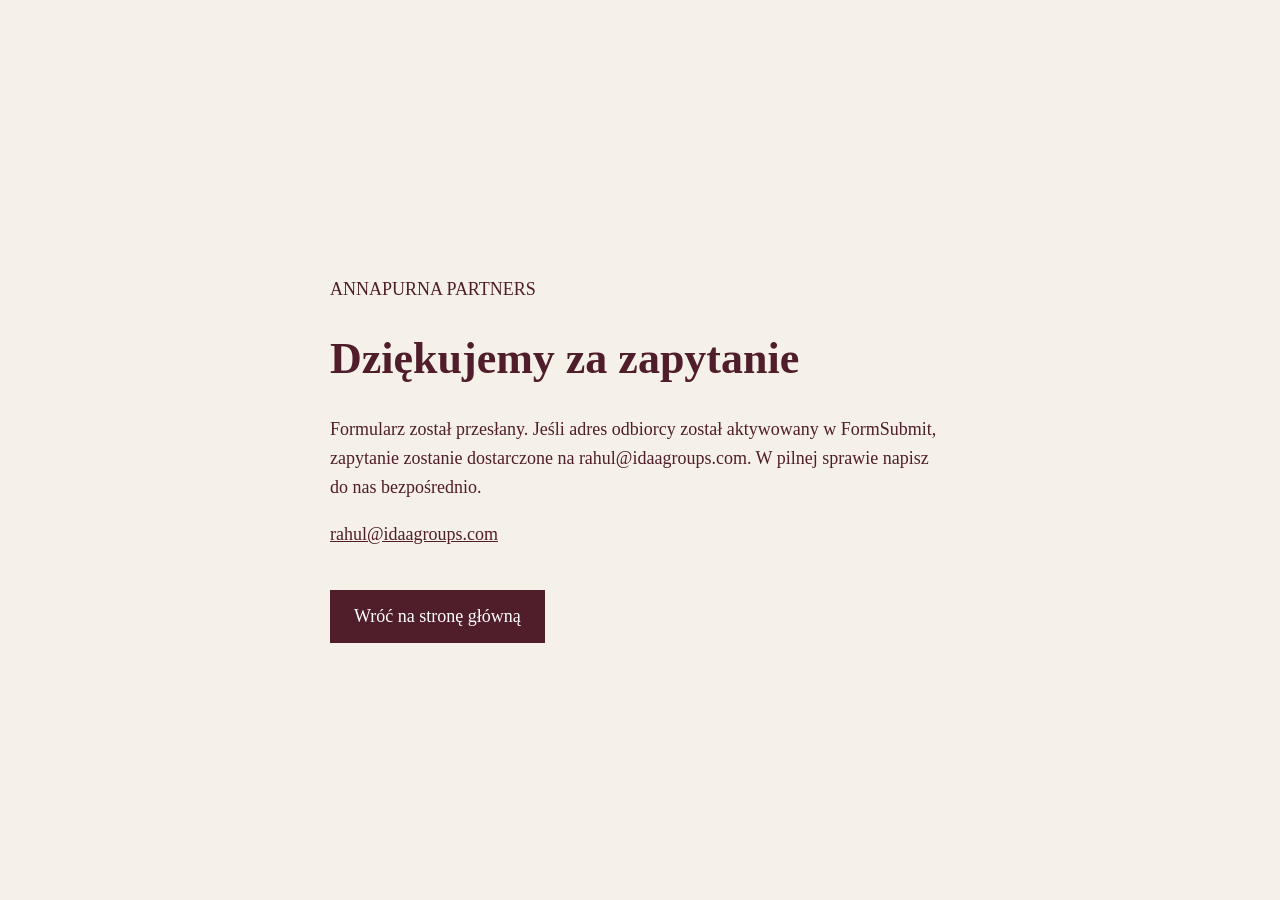
<file: thank-you-pl.html>
<!doctype html><html lang="pl"><meta charset="utf-8"><meta name="viewport" content="width=device-width,initial-scale=1"><title>Dziękujemy za zapytanie | Annapurna Partners</title><style>body{margin:0;background:#f6f1e8;color:#501d2a;font:18px/1.6 Georgia,serif;display:grid;min-height:100vh;place-items:center}main{max-width:620px;padding:40px}h1{font-size:44px;line-height:1.2}a{color:inherit}.button{display:inline-block;padding:12px 24px;background:#501d2a;color:#fff;text-decoration:none;margin-top:24px}</style><main><p>ANNAPURNA PARTNERS</p><h1>Dziękujemy za zapytanie</h1><p>Formularz został przesłany. Jeśli adres odbiorcy został aktywowany w FormSubmit, zapytanie zostanie dostarczone na rahul@idaagroups.com. W pilnej sprawie napisz do nas bezpośrednio.</p><p><a href="mailto:rahul@idaagroups.com">rahul@idaagroups.com</a></p><a class="button" href="pl.html">Wróć na stronę główną</a></main></html>
</file>
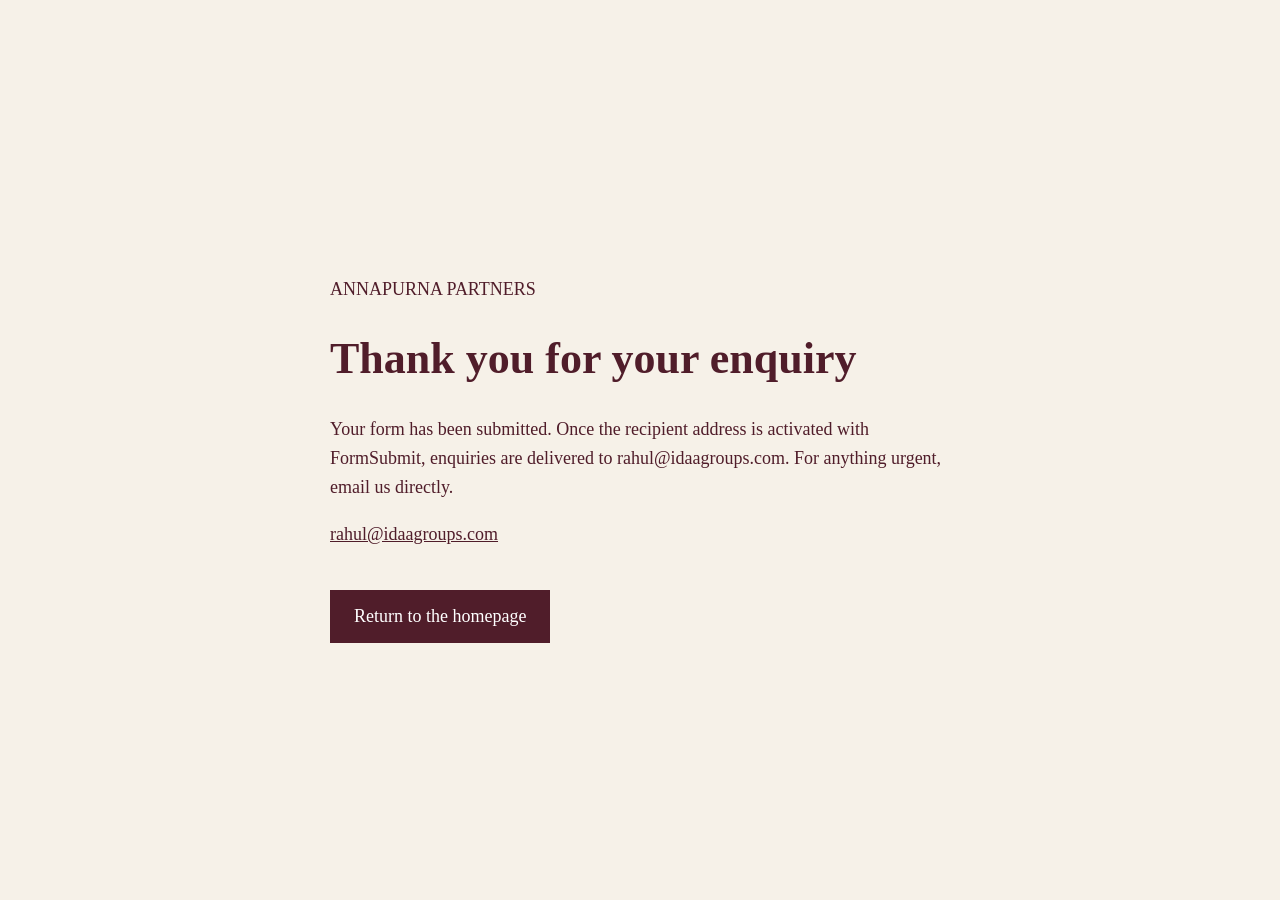
<file: thank-you.html>
<!doctype html><html lang="en"><meta charset="utf-8"><meta name="viewport" content="width=device-width,initial-scale=1"><title>Thank you for your enquiry | Annapurna Partners</title><style>body{margin:0;background:#f6f1e8;color:#501d2a;font:18px/1.6 Georgia,serif;display:grid;min-height:100vh;place-items:center}main{max-width:620px;padding:40px}h1{font-size:44px;line-height:1.2}a{color:inherit}.button{display:inline-block;padding:12px 24px;background:#501d2a;color:#fff;text-decoration:none;margin-top:24px}</style><main><p>ANNAPURNA PARTNERS</p><h1>Thank you for your enquiry</h1><p>Your form has been submitted. Once the recipient address is activated with FormSubmit, enquiries are delivered to rahul@idaagroups.com. For anything urgent, email us directly.</p><p><a href="mailto:rahul@idaagroups.com">rahul@idaagroups.com</a></p><a class="button" href="index.html">Return to the homepage</a></main></html>
</file>
<file: assets/index.css>
/* cyrillic-ext */
@font-face {
  font-family: 'Cormorant Garamond';
  font-style: normal;
  font-weight: 600;
  font-display: swap;
  src: url("../assets/fonts/5c69fd74144a.woff2") format('woff2');
  unicode-range: U+0460-052F, U+1C80-1C8A, U+20B4, U+2DE0-2DFF, U+A640-A69F, U+FE2E-FE2F;
}
/* cyrillic */
@font-face {
  font-family: 'Cormorant Garamond';
  font-style: normal;
  font-weight: 600;
  font-display: swap;
  src: url("../assets/fonts/b115b20c7a32.woff2") format('woff2');
  unicode-range: U+0301, U+0400-045F, U+0490-0491, U+04B0-04B1, U+2116;
}
/* vietnamese */
@font-face {
  font-family: 'Cormorant Garamond';
  font-style: normal;
  font-weight: 600;
  font-display: swap;
  src: url("../assets/fonts/9197d47d385d.woff2") format('woff2');
  unicode-range: U+0102-0103, U+0110-0111, U+0128-0129, U+0168-0169, U+01A0-01A1, U+01AF-01B0, U+0300-0301, U+0303-0304, U+0308-0309, U+0323, U+0329, U+1EA0-1EF9, U+20AB;
}
/* latin-ext */
@font-face {
  font-family: 'Cormorant Garamond';
  font-style: normal;
  font-weight: 600;
  font-display: swap;
  src: url("../assets/fonts/55d4abc1bf1f.woff2") format('woff2');
  unicode-range: U+0100-02BA, U+02BD-02C5, U+02C7-02CC, U+02CE-02D7, U+02DD-02FF, U+0304, U+0308, U+0329, U+1D00-1DBF, U+1E00-1E9F, U+1EF2-1EFF, U+2020, U+20A0-20AB, U+20AD-20C4, U+2113, U+2C60-2C7F, U+A720-A7FF;
}
/* latin */
@font-face {
  font-family: 'Cormorant Garamond';
  font-style: normal;
  font-weight: 600;
  font-display: swap;
  src: url("../assets/fonts/c8ece188b697.woff2") format('woff2');
  unicode-range: U+0000-00FF, U+0131, U+0152-0153, U+02BB-02BC, U+02C6, U+02DA, U+02DC, U+0304, U+0308, U+0329, U+2000-206F, U+20AC, U+2122, U+2191, U+2193, U+2212, U+2215, U+FEFF, U+FFFD;
}

@font-face { font-family: "Cormorant Garamond"; src: url("../assets/fonts/d1b9d395ff66.woff2"); font-display: swap; font-style: normal; font-weight: 500 }
@font-face { font-family: "Cormorant Garamond"; src: url("../assets/fonts/aff351b9a9b6.woff2"); font-display: swap; font-style: normal; font-weight: 700 }
@font-face { font-family: "Cormorant Garamond"; src: url("../assets/fonts/cb39704d2a2f.woff2"); font-display: swap; font-style: italic; font-weight: 700 }
@font-face { font-family: "Cormorant Garamond"; src: url("../assets/fonts/a8ca10a73db1.woff2"); font-display: swap; font-style: italic; font-weight: 500 }
@font-face { font-family: "Inter"; src: url("../assets/fonts/bb40238c4c6f.woff2"); font-display: swap; font-style: normal; font-weight: 500; unicode-range: U+0460-052F, U+1C80-1C88, U+20B4, U+2DE0-2DFF, U+A640-A69F, U+FE2E-FE2F }
@font-face { font-family: "Inter"; src: url("../assets/fonts/b77601bbb9e6.woff2"); font-display: swap; font-style: normal; font-weight: 500; unicode-range: U+0301, U+0400-045F, U+0490-0491, U+04B0-04B1, U+2116 }
@font-face { font-family: "Inter"; src: url("../assets/fonts/7a9f05ceee74.woff2"); font-display: swap; font-style: normal; font-weight: 500; unicode-range: U+1F00-1FFF }
@font-face { font-family: "Inter"; src: url("../assets/fonts/e5fdf8528635.woff2"); font-display: swap; font-style: normal; font-weight: 500; unicode-range: U+0370-03FF }
@font-face { font-family: "Inter"; src: url("../assets/fonts/a0fede2c8a4f.woff2"); font-display: swap; font-style: normal; font-weight: 500; unicode-range: U+0100-024F, U+0259, U+1E00-1EFF, U+2020, U+20A0-20AB, U+20AD-20CF, U+2113, U+2C60-2C7F, U+A720-A7FF }
@font-face { font-family: "Inter"; src: url("../assets/fonts/8a18e34e62a1.woff2"); font-display: swap; font-style: normal; font-weight: 500; unicode-range: U+0000-00FF, U+0131, U+0152-0153, U+02BB-02BC, U+02C6, U+02DA, U+02DC, U+2000-206F, U+2070, U+2074-207E, U+2080-208E, U+20AC, U+2122, U+2191, U+2193, U+2212, U+2215, U+FEFF, U+FFFD }
@font-face { font-family: "Inter"; src: url("../assets/fonts/c01559eafb49.woff2"); font-display: swap; font-style: normal; font-weight: 500; unicode-range: U+0102-0103, U+0110-0111, U+0128-0129, U+0168-0169, U+01A0-01A1, U+01AF-01B0, U+1EA0-1EF9, U+20AB }
@font-face { font-family: "Inter"; src: url("../assets/fonts/48d547890ca1.woff2"); font-display: swap; font-style: normal; font-weight: 700; unicode-range: U+0460-052F, U+1C80-1C88, U+20B4, U+2DE0-2DFF, U+A640-A69F, U+FE2E-FE2F }
@font-face { font-family: "Inter"; src: url("../assets/fonts/b7bcaf4d3812.woff2"); font-display: swap; font-style: normal; font-weight: 700; unicode-range: U+0301, U+0400-045F, U+0490-0491, U+04B0-04B1, U+2116 }
@font-face { font-family: "Inter"; src: url("../assets/fonts/f5679bd140c3.woff2"); font-display: swap; font-style: normal; font-weight: 700; unicode-range: U+1F00-1FFF }
@font-face { font-family: "Inter"; src: url("../assets/fonts/4c7778edc8ca.woff2"); font-display: swap; font-style: normal; font-weight: 700; unicode-range: U+0370-03FF }
@font-face { font-family: "Inter"; src: url("../assets/fonts/388a7c4ebd43.woff2"); font-display: swap; font-style: normal; font-weight: 700; unicode-range: U+0100-024F, U+0259, U+1E00-1EFF, U+2020, U+20A0-20AB, U+20AD-20CF, U+2113, U+2C60-2C7F, U+A720-A7FF }
@font-face { font-family: "Inter"; src: url("../assets/fonts/cd48ba5f964e.woff2"); font-display: swap; font-style: normal; font-weight: 700; unicode-range: U+0000-00FF, U+0131, U+0152-0153, U+02BB-02BC, U+02C6, U+02DA, U+02DC, U+2000-206F, U+2070, U+2074-207E, U+2080-208E, U+20AC, U+2122, U+2191, U+2193, U+2212, U+2215, U+FEFF, U+FFFD }
@font-face { font-family: "Inter"; src: url("../assets/fonts/c0215d82c6dd.woff2"); font-display: swap; font-style: normal; font-weight: 700; unicode-range: U+0102-0103, U+0110-0111, U+0128-0129, U+0168-0169, U+01A0-01A1, U+01AF-01B0, U+1EA0-1EF9, U+20AB }
@font-face { font-family: "Inter"; src: url("../assets/fonts/1f1f2cc18069.woff2"); font-display: swap; font-style: italic; font-weight: 700; unicode-range: U+0460-052F, U+1C80-1C88, U+20B4, U+2DE0-2DFF, U+A640-A69F, U+FE2E-FE2F }
@font-face { font-family: "Inter"; src: url("../assets/fonts/1f3e1827f7fa.woff2"); font-display: swap; font-style: italic; font-weight: 700; unicode-range: U+0301, U+0400-045F, U+0490-0491, U+04B0-04B1, U+2116 }
@font-face { font-family: "Inter"; src: url("../assets/fonts/2ca7f6473874.woff2"); font-display: swap; font-style: italic; font-weight: 700; unicode-range: U+1F00-1FFF }
@font-face { font-family: "Inter"; src: url("../assets/fonts/0c089940c6ec.woff2"); font-display: swap; font-style: italic; font-weight: 700; unicode-range: U+0370-03FF }
@font-face { font-family: "Inter"; src: url("../assets/fonts/dfa7f96c71c1.woff2"); font-display: swap; font-style: italic; font-weight: 700; unicode-range: U+0100-024F, U+0259, U+1E00-1EFF, U+2020, U+20A0-20AB, U+20AD-20CF, U+2113, U+2C60-2C7F, U+A720-A7FF }
@font-face { font-family: "Inter"; src: url("../assets/fonts/b59b5fa8f1d5.woff2"); font-display: swap; font-style: italic; font-weight: 700; unicode-range: U+0000-00FF, U+0131, U+0152-0153, U+02BB-02BC, U+02C6, U+02DA, U+02DC, U+2000-206F, U+2070, U+2074-207E, U+2080-208E, U+20AC, U+2122, U+2191, U+2193, U+2212, U+2215, U+FEFF, U+FFFD }
@font-face { font-family: "Inter"; src: url("../assets/fonts/e340c6acada3.woff2"); font-display: swap; font-style: italic; font-weight: 700; unicode-range: U+0102-0103, U+0110-0111, U+0128-0129, U+0168-0169, U+01A0-01A1, U+01AF-01B0, U+1EA0-1EF9, U+20AB }
@font-face { font-family: "Inter"; src: url("../assets/fonts/dc06a5feccd0.woff2"); font-display: swap; font-style: italic; font-weight: 500; unicode-range: U+0460-052F, U+1C80-1C88, U+20B4, U+2DE0-2DFF, U+A640-A69F, U+FE2E-FE2F }
@font-face { font-family: "Inter"; src: url("../assets/fonts/38a9fe620e64.woff2"); font-display: swap; font-style: italic; font-weight: 500; unicode-range: U+0301, U+0400-045F, U+0490-0491, U+04B0-04B1, U+2116 }
@font-face { font-family: "Inter"; src: url("../assets/fonts/145a55aa2db5.woff2"); font-display: swap; font-style: italic; font-weight: 500; unicode-range: U+1F00-1FFF }
@font-face { font-family: "Inter"; src: url("../assets/fonts/5969d20a308c.woff2"); font-display: swap; font-style: italic; font-weight: 500; unicode-range: U+0370-03FF }
@font-face { font-family: "Inter"; src: url("../assets/fonts/c469395dfde6.woff2"); font-display: swap; font-style: italic; font-weight: 500; unicode-range: U+0100-024F, U+0259, U+1E00-1EFF, U+2020, U+20A0-20AB, U+20AD-20CF, U+2113, U+2C60-2C7F, U+A720-A7FF }
@font-face { font-family: "Inter"; src: url("../assets/fonts/8a3da150adf9.woff2"); font-display: swap; font-style: italic; font-weight: 500; unicode-range: U+0000-00FF, U+0131, U+0152-0153, U+02BB-02BC, U+02C6, U+02DA, U+02DC, U+2000-206F, U+2070, U+2074-207E, U+2080-208E, U+20AC, U+2122, U+2191, U+2193, U+2212, U+2215, U+FEFF, U+FFFD }
@font-face { font-family: "Inter"; src: url("../assets/fonts/0777e60fabac.woff2"); font-display: swap; font-style: italic; font-weight: 500; unicode-range: U+0102-0103, U+0110-0111, U+0128-0129, U+0168-0169, U+01A0-01A1, U+01AF-01B0, U+1EA0-1EF9, U+20AB }
@font-face { font-family: "Inter"; src: url("../assets/fonts/ba02b29b109b.woff2"); font-display: swap; font-style: normal; font-weight: 400; unicode-range: U+0460-052F, U+1C80-1C88, U+20B4, U+2DE0-2DFF, U+A640-A69F, U+FE2E-FE2F }
@font-face { font-family: "Inter"; src: url("../assets/fonts/d342a0351181.woff2"); font-display: swap; font-style: normal; font-weight: 400; unicode-range: U+0301, U+0400-045F, U+0490-0491, U+04B0-04B1, U+2116 }
@font-face { font-family: "Inter"; src: url("../assets/fonts/29ec2a1bd449.woff2"); font-display: swap; font-style: normal; font-weight: 400; unicode-range: U+1F00-1FFF }
@font-face { font-family: "Inter"; src: url("../assets/fonts/2666a469c59b.woff2"); font-display: swap; font-style: normal; font-weight: 400; unicode-range: U+0370-03FF }
@font-face { font-family: "Inter"; src: url("../assets/fonts/ca74d6701961.woff2"); font-display: swap; font-style: normal; font-weight: 400; unicode-range: U+0100-024F, U+0259, U+1E00-1EFF, U+2020, U+20A0-20AB, U+20AD-20CF, U+2113, U+2C60-2C7F, U+A720-A7FF }
@font-face { font-family: "Inter"; src: url("../assets/fonts/5afd6099115c.woff2"); font-display: swap; font-style: normal; font-weight: 400; unicode-range: U+0000-00FF, U+0131, U+0152-0153, U+02BB-02BC, U+02C6, U+02DA, U+02DC, U+2000-206F, U+2070, U+2074-207E, U+2080-208E, U+20AC, U+2122, U+2191, U+2193, U+2212, U+2215, U+FEFF, U+FFFD }
@font-face { font-family: "Inter"; src: url("../assets/fonts/b055aed328b3.woff2"); font-display: swap; font-style: normal; font-weight: 400; unicode-range: U+0102-0103, U+0110-0111, U+0128-0129, U+0168-0169, U+01A0-01A1, U+01AF-01B0, U+1EA0-1EF9, U+20AB }
@font-face { font-family: "Inter"; src: url("../assets/fonts/3d473effb90f.woff2"); font-display: swap; font-style: italic; font-weight: 400; unicode-range: U+0460-052F, U+1C80-1C88, U+20B4, U+2DE0-2DFF, U+A640-A69F, U+FE2E-FE2F }
@font-face { font-family: "Inter"; src: url("../assets/fonts/79cc69148c96.woff2"); font-display: swap; font-style: italic; font-weight: 400; unicode-range: U+0301, U+0400-045F, U+0490-0491, U+04B0-04B1, U+2116 }
@font-face { font-family: "Inter"; src: url("../assets/fonts/39874444e1b0.woff2"); font-display: swap; font-style: italic; font-weight: 400; unicode-range: U+1F00-1FFF }
@font-face { font-family: "Inter"; src: url("../assets/fonts/b8b4c65d650e.woff2"); font-display: swap; font-style: italic; font-weight: 400; unicode-range: U+0370-03FF }
@font-face { font-family: "Inter"; src: url("../assets/fonts/0cdb6a6ecb3a.woff2"); font-display: swap; font-style: italic; font-weight: 400; unicode-range: U+0100-024F, U+0259, U+1E00-1EFF, U+2020, U+20A0-20AB, U+20AD-20CF, U+2113, U+2C60-2C7F, U+A720-A7FF }
@font-face { font-family: "Inter"; src: url("../assets/fonts/1ef5587c1bcb.woff2"); font-display: swap; font-style: italic; font-weight: 400; unicode-range: U+0000-00FF, U+0131, U+0152-0153, U+02BB-02BC, U+02C6, U+02DA, U+02DC, U+2000-206F, U+2070, U+2074-207E, U+2080-208E, U+20AC, U+2122, U+2191, U+2193, U+2212, U+2215, U+FEFF, U+FFFD }
@font-face { font-family: "Inter"; src: url("../assets/fonts/d84988c361aa.woff2"); font-display: swap; font-style: italic; font-weight: 400; unicode-range: U+0102-0103, U+0110-0111, U+0128-0129, U+0168-0169, U+01A0-01A1, U+01AF-01B0, U+1EA0-1EF9, U+20AB }
@font-face { font-family: "Inter"; src: url("../assets/fonts/f291989f74da.woff2"); font-display: swap; font-style: normal; font-weight: 600; unicode-range: U+0460-052F, U+1C80-1C88, U+20B4, U+2DE0-2DFF, U+A640-A69F, U+FE2E-FE2F }
@font-face { font-family: "Inter"; src: url("../assets/fonts/847e9200dc85.woff2"); font-display: swap; font-style: normal; font-weight: 600; unicode-range: U+0301, U+0400-045F, U+0490-0491, U+04B0-04B1, U+2116 }
@font-face { font-family: "Inter"; src: url("../assets/fonts/a1e9f8dcaf57.woff2"); font-display: swap; font-style: normal; font-weight: 600; unicode-range: U+1F00-1FFF }
@font-face { font-family: "Inter"; src: url("../assets/fonts/a26ba2022eb9.woff2"); font-display: swap; font-style: normal; font-weight: 600; unicode-range: U+0370-03FF }
@font-face { font-family: "Inter"; src: url("../assets/fonts/e46bce5ad899.woff2"); font-display: swap; font-style: normal; font-weight: 600; unicode-range: U+0100-024F, U+0259, U+1E00-1EFF, U+2020, U+20A0-20AB, U+20AD-20CF, U+2113, U+2C60-2C7F, U+A720-A7FF }
@font-face { font-family: "Inter"; src: url("../assets/fonts/d46eff7ad0e6.woff2"); font-display: swap; font-style: normal; font-weight: 600; unicode-range: U+0000-00FF, U+0131, U+0152-0153, U+02BB-02BC, U+02C6, U+02DA, U+02DC, U+2000-206F, U+2070, U+2074-207E, U+2080-208E, U+20AC, U+2122, U+2191, U+2193, U+2212, U+2215, U+FEFF, U+FFFD }
@font-face { font-family: "Inter"; src: url("../assets/fonts/7cc62c78ddda.woff2"); font-display: swap; font-style: normal; font-weight: 600; unicode-range: U+0102-0103, U+0110-0111, U+0128-0129, U+0168-0169, U+01A0-01A1, U+01AF-01B0, U+1EA0-1EF9, U+20AB }
@font-face { font-family: "Cormorant Garamond Placeholder"; src: local("Times New Roman"); ascent-override: 96.16%; descent-override: 29.87%; line-gap-override: 0.00%; size-adjust: 96.09% }
@font-face { font-family: "Inter Placeholder"; src: local("Arial"); ascent-override: 89.79%; descent-override: 22.36%; line-gap-override: 0.00%; size-adjust: 107.89% }
@media(min-width: 1200px){.hidden-72rtr7{display:none!important}}@media(min-width: 810px) and (max-width: 1199.98px){.hidden-q4e8tt{display:none!important}}@media(max-width: 809.98px){.hidden-afut7o{display:none!important}}@media(min-width: 1200px){.hidden-1b2y277{display:none!important}}@media(min-width: 810px) and (max-width: 1199.98px){.hidden-1re3m25{display:none!important}}@media(max-width: 809.98px){.hidden-tsliex{display:none!important}}
html,body,#main{box-sizing:border-box;margin:0;padding:0}:root{-webkit-font-smoothing:antialiased;-moz-osx-font-smoothing:grayscale}*{box-sizing:border-box;-webkit-font-smoothing:inherit}h1,h2,h3,h4,h5,h6,p,figure{margin:0}body,input,textarea,select,button{font-family:sans-serif;font-size:12px}body{--token-bd20a147-64d3-4a7b-9d5a-b6e7541d400c:#f6f1e8;--token-970d2178-4edd-49f4-8ee4-3be559ba5923:#501d2a;--token-9390705c-1100-4296-97b9-aa5e35c35ffc:#272522;--token-8c38a431-a154-4709-a131-071a2ad42ad4:#b49a68}@supports (z-index:calc(infinity)){#__framer-badge-container{--infinity:infinity}}#__framer-badge-container{pointer-events:none;width:100%;z-index:calc(var(--infinity,2147480000));justify-content:flex-end;padding:20px;display:flex;position:fixed;bottom:0}@supports (background:-webkit-named-image(i)) and (not (grid-template-rows:subgrid)){body{--framer-will-change-override:transform}}@supports (background:-webkit-named-image(i)) and (not (position-area:top right)){body{--framer-will-change-filter-override:filter}}[data-framer-component-type=Text] div div span,[data-framer-component-type=Text] a div span,[data-framer-component-type=Text] span span span,[data-framer-component-type=Text] p span span,[data-framer-component-type=Text] h1 span span,[data-framer-component-type=Text] h2 span span,[data-framer-component-type=Text] h3 span span,[data-framer-component-type=Text] h4 span span,[data-framer-component-type=Text] h5 span span,[data-framer-component-type=Text] h6 span span,[data-framer-component-type=Text] a{font-family:var(--font-family);font-style:var(--font-style);font-weight:min(calc(var(--framer-font-weight-increase,0) + var(--font-weight,400)), 900);color:var(--text-color);letter-spacing:var(--letter-spacing);font-size:var(--font-size);text-transform:var(--text-transform);--text-decoration:var(--framer-text-decoration-style,solid) var(--framer-text-decoration,none) var(--framer-text-decoration-color,currentcolor) var(--framer-text-decoration-thickness,auto);--text-decoration-skip-ink:var(--framer-text-decoration-skip-ink);--text-underline-offset:var(--framer-text-decoration-offset);line-height:var(--line-height);--font-family:var(--framer-font-family);--font-style:var(--framer-font-style);--font-weight:var(--framer-font-weight);--text-color:var(--framer-text-color);--letter-spacing:var(--framer-letter-spacing);--font-size:var(--framer-font-size);--text-transform:var(--framer-text-transform);--line-height:var(--framer-line-height)}@supports not (color:color(display-p3 1 1 1)){p.framer-text,div.framer-text,h1.framer-text,h2.framer-text,h3.framer-text,h4.framer-text,h5.framer-text,h6.framer-text,li.framer-text,ol.framer-text,ul.framer-text,span.framer-text:not([data-text-fill]){color:var(--framer-blockquote-text-color-rgb,var(--framer-blockquote-text-color,var(--framer-text-color-rgb,var(--framer-text-color,#000))));-webkit-text-stroke-color:var(--framer-text-stroke-color-rgb,var(--framer-text-stroke-color,initial))}mark.framer-text{background-color:var(--framer-blockquote-text-background-color-rgb,var(--framer-blockquote-text-background-color,var(--framer-text-background-color-rgb,var(--framer-text-background-color,initial))))}}@supports not (color:color(display-p3 1 1 1)){code.framer-text,code.framer-text span.framer-text:not([data-text-fill]){color:var(--framer-blockquote-text-color-rgb,var(--framer-blockquote-text-color,var(--framer-code-text-color-rgb,var(--framer-code-text-color,var(--framer-text-color-rgb,var(--framer-text-color,#000))))))}}@supports not (color:color(display-p3 1 1 1)){a.framer-text,span.framer-text[data-nested-link]{color:var(--framer-link-text-color-rgb,var(--framer-link-text-color,var(--framer-blockquote-text-color-rgb,var(--framer-blockquote-text-color,var(--framer-text-color-rgb,var(--framer-text-color,#000))))));background-color:var(--framer-link-text-background-color-rgb,var(--framer-link-text-background-color,initial));-webkit-text-decoration-color:var(--framer-link-text-decoration-color-rgb,var(--framer-link-text-decoration-color,var(--framer-text-decoration-color-rgb,var(--framer-text-decoration-color,currentcolor))));text-decoration-color:var(--framer-link-text-decoration-color-rgb,var(--framer-link-text-decoration-color,var(--framer-text-decoration-color-rgb,var(--framer-text-decoration-color,currentcolor))))}}@supports not (color:color(display-p3 1 1 1)){code.framer-text a.framer-text,code.framer-text a.framer-text span.framer-text:not([data-text-fill]),code.framer-text span.framer-text[data-nested-link],code.framer-text span.framer-text[data-nested-link] span.framer-text:not([data-text-fill]){color:var(--framer-link-text-color-rgb,var(--framer-link-text-color,var(--framer-blockquote-text-color-rgb,var(--framer-blockquote-text-color,var(--framer-code-text-color-rgb,var(--framer-code-text-color,var(--framer-text-color-rgb,var(--framer-text-color,#000))))))))}}@supports not (color:color(display-p3 1 1 1)){a.framer-text:hover,span.framer-text[data-nested-link]:hover{color:var(--framer-link-hover-text-color-rgb,var(--framer-link-hover-text-color,var(--framer-link-text-color-rgb,var(--framer-link-text-color,var(--framer-blockquote-text-color-rgb,var(--framer-blockquote-text-color,var(--framer-text-color-rgb,var(--framer-text-color,#000))))))));background-color:var(--framer-link-hover-text-background-color-rgb,var(--framer-link-hover-text-background-color,var(--framer-link-text-background-color-rgb,var(--framer-link-text-background-color,var(--framer-text-background-color-rgb,var(--framer-text-background-color,initial))))));-webkit-text-decoration-color:var(--framer-link-hover-text-decoration-color-rgb,var(--framer-link-hover-text-decoration-color,var(--framer-link-text-decoration-color-rgb,var(--framer-link-text-decoration-color,var(--framer-text-decoration-color-rgb,var(--framer-text-decoration-color,currentcolor))))));text-decoration-color:var(--framer-link-hover-text-decoration-color-rgb,var(--framer-link-hover-text-decoration-color,var(--framer-link-text-decoration-color-rgb,var(--framer-link-text-decoration-color,var(--framer-text-decoration-color-rgb,var(--framer-text-decoration-color,currentcolor))))))}}@supports not (color:color(display-p3 1 1 1)){code.framer-text a.framer-text:hover,code.framer-text span.framer-text[data-nested-link]:hover{color:var(--framer-link-hover-text-color-rgb,var(--framer-link-hover-text-color,var(--framer-link-text-color-rgb,var(--framer-link-text-color,var(--framer-blockquote-text-color-rgb,var(--framer-blockquote-text-color,var(--framer-code-text-color-rgb,var(--framer-code-text-color,var(--framer-text-color-rgb,var(--framer-text-color,#000))))))))))}}@supports not (color:color(display-p3 1 1 1)){a.framer-text[data-framer-page-link-current],span.framer-text[data-framer-page-link-current]{color:var(--framer-link-current-text-color-rgb,var(--framer-link-current-text-color,var(--framer-link-text-color-rgb,var(--framer-link-text-color,var(--framer-text-color-rgb,var(--framer-text-color,#000))))));background-color:var(--framer-link-current-text-background-color-rgb,var(--framer-link-current-text-background-color,var(--framer-link-text-background-color-rgb,var(--framer-link-text-background-color,var(--framer-text-background-color-rgb,var(--framer-text-background-color,initial))))));-webkit-text-decoration-color:var(--framer-link-current-text-decoration-color-rgb,var(--framer-link-current-text-decoration-color,var(--framer-link-text-decoration-color-rgb,var(--framer-link-text-decoration-color,var(--framer-text-decoration-color-rgb,var(--framer-text-decoration-color,currentcolor))))));text-decoration-color:var(--framer-link-current-text-decoration-color-rgb,var(--framer-link-current-text-decoration-color,var(--framer-link-text-decoration-color-rgb,var(--framer-link-text-decoration-color,var(--framer-text-decoration-color-rgb,var(--framer-text-decoration-color,currentcolor))))))}}@supports not (color:color(display-p3 1 1 1)){code.framer-text a.framer-text[data-framer-page-link-current],code.framer-text a.framer-text[data-framer-page-link-current] span.framer-text:not([data-text-fill]),code.framer-text span.framer-text[data-framer-page-link-current],code.framer-text span.framer-text[data-framer-page-link-current] span.framer-text:not([data-text-fill]){color:var(--framer-link-current-text-color-rgb,var(--framer-link-current-text-color,var(--framer-link-text-color-rgb,var(--framer-link-text-color,var(--framer-code-text-color-rgb,var(--framer-code-text-color,var(--framer-text-color-rgb,var(--framer-text-color,#000))))))));background-color:var(--framer-link-current-text-background-color-rgb,var(--framer-link-current-text-background-color,var(--framer-link-text-background-color-rgb,var(--framer-link-text-background-color,var(--framer-text-background-color-rgb,var(--framer-text-background-color,initial))))))}}@supports not (color:color(display-p3 1 1 1)){a.framer-text[data-framer-page-link-current]:hover,span.framer-text[data-framer-page-link-current]:hover{color:var(--framer-link-hover-text-color-rgb,var(--framer-link-hover-text-color,var(--framer-link-current-text-color-rgb,var(--framer-link-current-text-color,var(--framer-link-text-color-rgb,var(--framer-link-text-color,var(--framer-code-text-color-rgb,var(--framer-code-text-color,var(--framer-text-color-rgb,var(--framer-text-color,#000))))))))));background-color:var(--framer-link-hover-text-background-color-rgb,var(--framer-link-hover-text-background-color,var(--framer-link-current-text-background-color-rgb,var(--framer-link-current-text-background-color,var(--framer-link-text-background-color-rgb,var(--framer-link-text-background-color,initial))))));-webkit-text-decoration-color:var(--framer-link-hover-text-decoration-color-rgb,var(--framer-link-hover-text-decoration-color,var(--framer-link-current-text-decoration-color-rgb,var(--framer-link-current-text-decoration-color,var(--framer-link-text-decoration-color-rgb,var(--framer-link-text-decoration-color,var(--framer-text-decoration-color-rgb,var(--framer-text-decoration-color,currentcolor))))))));text-decoration-color:var(--framer-link-hover-text-decoration-color-rgb,var(--framer-link-hover-text-decoration-color,var(--framer-link-current-text-decoration-color-rgb,var(--framer-link-current-text-decoration-color,var(--framer-link-text-decoration-color-rgb,var(--framer-link-text-decoration-color,var(--framer-text-decoration-color-rgb,var(--framer-text-decoration-color,currentcolor))))))))}}@supports not (color:color(display-p3 1 1 1)){code.framer-text a.framer-text[data-framer-page-link-current]:hover,code.framer-text a.framer-text[data-framer-page-link-current]:hover span.framer-text:not([data-text-fill]),code.framer-text span.framer-text[data-framer-page-link-current]:hover,code.framer-text span.framer-text[data-framer-page-link-current]:hover span.framer-text:not([data-text-fill]){color:var(--framer-link-hover-text-color-rgb,var(--framer-link-hover-text-color,var(--framer-link-current-text-color-rgb,var(--framer-link-current-text-color,var(--framer-link-text-color-rgb,var(--framer-link-text-color,var(--framer-code-text-color-rgb,var(--framer-code-text-color,var(--framer-text-color-rgb,var(--framer-text-color,#000))))))))));background-color:var(--framer-link-hover-text-background-color-rgb,var(--framer-link-hover-text-background-color,var(--framer-link-current-text-background-color-rgb,var(--framer-link-current-text-background-color,var(--framer-link-text-background-color-rgb,var(--framer-link-text-background-color,initial))))))}}[data-framer-component-type=Stack]:not([data-framer-generated])>*,[data-framer-component-type=Stack]:not([data-framer-generated])>[data-framer-component-type],NavigationContainer [data-framer-component-type=NavigationContainer]>*,[data-framer-component-type=NavigationContainer]>[data-framer-component-type]{position:relative}@supports not (overflow:clip){:root{--overflow-clip-fallback:hidden}}@supports (background:-webkit-named-image(i)) and (not (contain-intrinsic-size:inherit)){div.framer-text,p.framer-text,h1.framer-text,h2.framer-text,h3.framer-text,h4.framer-text,h5.framer-text,h6.framer-text,ol.framer-text,ul.framer-text,li.framer-text,blockquote.framer-text,.framer-text.framer-image{display:var(--text-truncation-display-inline-for-safari-16,revert)}div.framer-text:after,p.framer-text:after,h1.framer-text:after,h2.framer-text:after,h3.framer-text:after,h4.framer-text:after,h5.framer-text:after,h6.framer-text:after,ol.framer-text:after,ul.framer-text:after,li.framer-text:after,blockquote.framer-text:after,.framer-text.framer-image:after{content:var(--text-truncation-line-break-for-safari-16);white-space:pre}.framer-text.framer-text-module,.framer-text.framer-table-wrapper{display:var(--text-truncation-display-none-for-safari-16,revert)}p.framer-text[data-text-fill]{display:var(--text-truncation-display-inline-for-safari-16,inline-block)}}@supports (corner-shape:superellipse(2)){:root{--one-if-corner-shape-supported:1}}.framer-cursor-none,.framer-cursor-none *{cursor:none!important}.framer-pointer-events-none,.framer-pointer-events-none *{pointer-events:none!important}.framer-8sVfm.framer-1a595ur,.framer-8sVfm .framer-1a595ur{display:block}.framer-8sVfm.framer-1b2y277{background-color:var(--token-bd20a147-64d3-4a7b-9d5a-b6e7541d400c);flex-flow:column;place-content:center flex-start;align-items:center;gap:0;width:100%;height:min-content;padding:0;display:flex;position:relative;overflow:visible}.framer-8sVfm .framer-kde1sw-container{z-index:5;flex:none;order:-1000;width:100%;height:auto;position:sticky;top:0}.framer-8sVfm .framer-155habf{margin:0;background:0 0;flex-grow:1;width:0;height:0;margin-bottom:0;position:relative}.framer-8sVfm .framer-4d6ges{background-color:#272522;flex-flow:row;flex:none;order:1002;place-content:center flex-start;align-items:center;gap:24px;width:100%;height:min-content;padding:32px 40px;display:flex;position:relative}.framer-8sVfm .framer-gek0bg{flex:none;width:64px;height:64px;position:relative}.framer-8sVfm .framer-1f007h9{white-space:pre-wrap;word-break:break-word;word-wrap:break-word;flex:1 0 0;width:1px;height:auto;position:relative}.framer-8sVfm .framer-42cmw7{white-space:pre;flex:none;width:auto;height:auto;position:relative}[data-layout-template=true]>#overlay{margin-bottom:0}@media (max-width:809.98px){.framer-8sVfm .framer-4d6ges{flex-direction:column;align-content:flex-start;align-items:flex-start;padding:32px 24px}.framer-8sVfm .framer-1f007h9{flex:none;width:100%}.framer-8sVfm .framer-42cmw7{white-space:pre-wrap;word-break:break-word;word-wrap:break-word;width:100%}}.ssr-variant{display:contents}.framer-WoyXn.framer-vivcv3,.framer-WoyXn .framer-vivcv3{display:block}.framer-WoyXn.framer-1c32h92{height:min-content;overflow:var(--overflow-clip-fallback,clip);flex-flow:row;place-content:center flex-start;align-items:center;gap:32px;width:1200px;padding:24px 32px;display:flex;position:relative}.framer-WoyXn .framer-158oz0j{flex-flow:row;flex:1 0 0;place-content:center flex-start;align-items:center;gap:16px;width:1px;height:min-content;padding:0;display:flex;position:relative}.framer-WoyXn .framer-hxh96k{flex:none;width:54px;height:54px;position:relative}.framer-WoyXn .framer-1288lwt{white-space:pre-wrap;word-break:break-word;word-wrap:break-word;flex:1 0 0;width:1px;height:auto;position:relative}.framer-WoyXn .framer-ixmkf9{cursor:pointer;flex-flow:row;flex:none;place-content:flex-start;align-items:flex-start;gap:0;width:min-content;height:min-content;padding:10px 16px;display:flex;position:relative}.framer-WoyXn .framer-s2u7ib,.framer-WoyXn .framer-s6w3a,.framer-WoyXn .framer-1vx6iwa,.framer-WoyXn .framer-1soqsgs,.framer-WoyXn .framer-con6us,.framer-WoyXn .framer-rexme7,.framer-WoyXn .framer-1np2rli,.framer-WoyXn .framer-d7omqh,.framer-WoyXn .framer-aljx1r{white-space:pre;flex:none;width:auto;height:auto;position:relative}.framer-WoyXn .framer-1nh0qvi{flex-flow:row;flex:none;place-content:flex-start;align-items:flex-start;gap:22px;width:min-content;height:min-content;padding:0;display:flex;position:relative}.framer-WoyXn.framer-v-1s7jv7d.framer-1c32h92{flex-direction:column;align-content:flex-start;align-items:flex-start;gap:20px;width:390px;height:74px;padding:16px 24px}.framer-WoyXn.framer-v-1s7jv7d .framer-158oz0j,.framer-WoyXn.framer-v-etfoft .framer-158oz0j{flex:none;width:100%}.framer-WoyXn.framer-v-1s7jv7d .framer-hxh96k,.framer-WoyXn.framer-v-etfoft .framer-hxh96k{width:42px;height:42px}.framer-WoyXn.framer-v-1s7jv7d .framer-1nh0qvi,.framer-WoyXn.framer-v-etfoft .framer-1nh0qvi{flex-direction:column;gap:24px;width:100%;padding:16px 0}.framer-WoyXn.framer-v-etfoft.framer-1c32h92{flex-direction:column;align-content:flex-start;align-items:flex-start;gap:20px;width:390px;padding:16px 24px}.framer-WoyXn.framer-v-etfoft .framer-s6w3a,.framer-WoyXn.framer-v-etfoft .framer-1vx6iwa,.framer-WoyXn.framer-v-etfoft .framer-1soqsgs,.framer-WoyXn.framer-v-etfoft .framer-con6us,.framer-WoyXn.framer-v-etfoft .framer-rexme7,.framer-WoyXn.framer-v-etfoft .framer-1np2rli,.framer-WoyXn.framer-v-etfoft .framer-d7omqh{cursor:pointer;white-space:pre-wrap;word-break:break-word;word-wrap:break-word;width:100%}.framer-V1hCl .framer-styles-preset-nbis3b:not(.rich-text-wrapper),.framer-V1hCl .framer-styles-preset-nbis3b.rich-text-wrapper a{--framer-link-hover-text-color:var(--token-970d2178-4edd-49f4-8ee4-3be559ba5923);--framer-link-text-color:var(--token-9390705c-1100-4296-97b9-aa5e35c35ffc);--framer-link-text-decoration:none}.framer-WoyXn[data-border=true]:after,.framer-WoyXn [data-border=true]:after{content:"";border-width:var(--border-top-width,0) var(--border-right-width,0) var(--border-bottom-width,0) var(--border-left-width,0);border-color:var(--border-color,none);border-style:var(--border-style,none);box-sizing:border-box;border-radius:inherit;corner-shape:inherit;pointer-events:none;width:100%;height:100%;position:absolute;top:0;left:0}body{--framer-will-change-override:none}@supports (background:-webkit-named-image(i)) and (not (grid-template-rows:subgrid)){body{--framer-will-change-override:transform}}body{--framer-will-change-filter-override:none}@supports (background:-webkit-named-image(i)) and (not (position-area:top right)){body{--framer-will-change-filter-override:filter}}[data-framer-component-type]{position:absolute}[data-framer-component-type=Text]{cursor:inherit}[data-framer-component-text-autosized] *{white-space:pre}[data-framer-component-type=Text]>*{text-align:var(--framer-text-alignment,start)}[data-framer-component-type=Text] span span,[data-framer-component-type=Text] p span,[data-framer-component-type=Text] h1 span,[data-framer-component-type=Text] h2 span,[data-framer-component-type=Text] h3 span,[data-framer-component-type=Text] h4 span,[data-framer-component-type=Text] h5 span,[data-framer-component-type=Text] h6 span{display:block}[data-framer-component-type=Text] span span span,[data-framer-component-type=Text] p span span,[data-framer-component-type=Text] h1 span span,[data-framer-component-type=Text] h2 span span,[data-framer-component-type=Text] h3 span span,[data-framer-component-type=Text] h4 span span,[data-framer-component-type=Text] h5 span span,[data-framer-component-type=Text] h6 span span{display:unset}[data-framer-component-type=Text] div div span,[data-framer-component-type=Text] a div span,[data-framer-component-type=Text] span span span,[data-framer-component-type=Text] p span span,[data-framer-component-type=Text] h1 span span,[data-framer-component-type=Text] h2 span span,[data-framer-component-type=Text] h3 span span,[data-framer-component-type=Text] h4 span span,[data-framer-component-type=Text] h5 span span,[data-framer-component-type=Text] h6 span span,[data-framer-component-type=Text] a{font-family:var(--font-family);font-style:var(--font-style);font-weight:min(calc(var(--framer-font-weight-increase,0) + var(--font-weight,400)), 900);color:var(--text-color);letter-spacing:var(--letter-spacing);font-size:var(--font-size);text-transform:var(--text-transform);--text-decoration:var(--framer-text-decoration-style,solid) var(--framer-text-decoration,none) var(--framer-text-decoration-color,currentcolor) var(--framer-text-decoration-thickness,auto);--text-decoration-skip-ink:var(--framer-text-decoration-skip-ink);--text-underline-offset:var(--framer-text-decoration-offset);line-height:var(--line-height);--font-family:var(--framer-font-family);--font-style:var(--framer-font-style);--font-weight:var(--framer-font-weight);--text-color:var(--framer-text-color);--letter-spacing:var(--framer-letter-spacing);--font-size:var(--framer-font-size);--text-transform:var(--framer-text-transform);--line-height:var(--framer-line-height)}[data-framer-component-type=Text] a,[data-framer-component-type=Text] a div span,[data-framer-component-type=Text] a span span span,[data-framer-component-type=Text] a p span span,[data-framer-component-type=Text] a h1 span span,[data-framer-component-type=Text] a h2 span span,[data-framer-component-type=Text] a h3 span span,[data-framer-component-type=Text] a h4 span span,[data-framer-component-type=Text] a h5 span span,[data-framer-component-type=Text] a h6 span span{--font-family:var(--framer-link-font-family,var(--framer-font-family));--font-style:var(--framer-link-font-style,var(--framer-font-style));--font-weight:var(--framer-link-font-weight,var(--framer-font-weight));--text-color:var(--framer-link-text-color,var(--framer-text-color));--font-size:var(--framer-link-font-size,var(--framer-font-size));--text-transform:var(--framer-link-text-transform,var(--framer-text-transform));--text-decoration:var(--framer-link-text-decoration-style,var(--framer-text-decoration-style,solid)) var(--framer-link-text-decoration,var(--framer-text-decoration,none)) var(--framer-link-text-decoration-color,var(--framer-text-decoration-color,currentcolor)) var(--framer-link-text-decoration-thickness,var(--framer-text-decoration-thickness,auto));--text-decoration-skip-ink:var(--framer-link-text-decoration-skip-ink,var(--framer-text-decoration-skip-ink));--text-underline-offset:var(--framer-link-text-decoration-offset,var(--framer-text-decoration-offset))}[data-framer-component-type=Text] a:hover,[data-framer-component-type=Text] a div span:hover,[data-framer-component-type=Text] a span span span:hover,[data-framer-component-type=Text] a p span span:hover,[data-framer-component-type=Text] a h1 span span:hover,[data-framer-component-type=Text] a h2 span span:hover,[data-framer-component-type=Text] a h3 span span:hover,[data-framer-component-type=Text] a h4 span span:hover,[data-framer-component-type=Text] a h5 span span:hover,[data-framer-component-type=Text] a h6 span span:hover{--font-family:var(--framer-link-hover-font-family,var(--framer-link-font-family,var(--framer-font-family)));--font-style:var(--framer-link-hover-font-style,var(--framer-link-font-style,var(--framer-font-style)));--font-weight:var(--framer-link-hover-font-weight,var(--framer-link-font-weight,var(--framer-font-weight)));--text-color:var(--framer-link-hover-text-color,var(--framer-link-text-color,var(--framer-text-color)));--font-size:var(--framer-link-hover-font-size,var(--framer-link-font-size,var(--framer-font-size)));--text-transform:var(--framer-link-hover-text-transform,var(--framer-link-text-transform,var(--framer-text-transform)));--text-decoration:var(--framer-link-hover-text-decoration-style,var(--framer-link-text-decoration-style,var(--framer-text-decoration-style,solid))) var(--framer-link-hover-text-decoration,var(--framer-link-text-decoration,var(--framer-text-decoration,none))) var(--framer-link-hover-text-decoration-color,var(--framer-link-text-decoration-color,var(--framer-text-decoration-color,currentcolor))) var(--framer-link-hover-text-decoration-thickness,var(--framer-link-text-decoration-thickness,var(--framer-text-decoration-thickness,auto)));--text-decoration-skip-ink:var(--framer-link-hover-text-decoration-skip-ink,var(--framer-link-text-decoration-skip-ink,var(--framer-text-decoration-skip-ink)));--text-underline-offset:var(--framer-link-hover-text-decoration-offset,var(--framer-link-text-decoration-offset,var(--framer-text-decoration-offset)))}[data-framer-component-type=Text].isCurrent a,[data-framer-component-type=Text].isCurrent a div span,[data-framer-component-type=Text].isCurrent a span span span,[data-framer-component-type=Text].isCurrent a p span span,[data-framer-component-type=Text].isCurrent a h1 span span,[data-framer-component-type=Text].isCurrent a h2 span span,[data-framer-component-type=Text].isCurrent a h3 span span,[data-framer-component-type=Text].isCurrent a h4 span span,[data-framer-component-type=Text].isCurrent a h5 span span,[data-framer-component-type=Text].isCurrent a h6 span span{--font-family:var(--framer-link-current-font-family,var(--framer-link-font-family,var(--framer-font-family)));--font-style:var(--framer-link-current-font-style,var(--framer-link-font-style,var(--framer-font-style)));--font-weight:var(--framer-link-current-font-weight,var(--framer-link-font-weight,var(--framer-font-weight)));--text-color:var(--framer-link-current-text-color,var(--framer-link-text-color,var(--framer-text-color)));--font-size:var(--framer-link-current-font-size,var(--framer-link-font-size,var(--framer-font-size)));--text-transform:var(--framer-link-current-text-transform,var(--framer-link-text-transform,var(--framer-text-transform)));--text-decoration:var(--framer-link-current-text-decoration-style,var(--framer-link-text-decoration-style,var(--framer-text-decoration-style,solid))) var(--framer-link-current-text-decoration,var(--framer-link-text-decoration,var(--framer-text-decoration,none))) var(--framer-link-current-text-decoration-color,var(--framer-link-text-decoration-color,var(--framer-text-decoration-color,currentcolor))) var(--framer-link-current-text-decoration-thickness,var(--framer-link-text-decoration-thickness,var(--framer-text-decoration-thickness,auto)));--text-decoration-skip-ink:var(--framer-link-current-text-decoration-skip-ink,var(--framer-link-text-decoration-skip-ink,var(--framer-text-decoration-skip-ink)));--text-underline-offset:var(--framer-link-current-text-decoration-offset,var(--framer-link-text-decoration-offset,var(--framer-text-decoration-offset)))}[data-framer-component-type=RichTextContainer]{outline:none;flex-direction:column;flex-shrink:0;justify-content:flex-start;display:flex}p.framer-text,div.framer-text,figure.framer-text,h1.framer-text,h2.framer-text,h3.framer-text,h4.framer-text,h5.framer-text,h6.framer-text,ol.framer-text,ul.framer-text{margin:0;padding:0}p.framer-text,div.framer-text,h1.framer-text,h2.framer-text,h3.framer-text,h4.framer-text,h5.framer-text,h6.framer-text,li.framer-text,ol.framer-text,ul.framer-text,mark.framer-text,span.framer-text:not([data-text-fill]){font-family:var(--framer-font-family-preview,var(--framer-blockquote-font-family,var(--framer-font-family,Inter, Inter Placeholder, sans-serif)));font-style:var(--framer-font-style-preview,var(--framer-blockquote-font-style,var(--framer-font-style,normal)));font-weight:var(--framer-font-weight-preview,var(--framer-blockquote-font-weight,var(--framer-font-weight,400)));color:var(--framer-blockquote-text-color,var(--framer-text-color,#000));font-size:calc(var(--framer-blockquote-font-size,var(--framer-font-size,16px)) * var(--framer-font-size-scale,1));letter-spacing:var(--framer-blockquote-letter-spacing,var(--framer-letter-spacing,0));text-transform:var(--framer-blockquote-text-transform,var(--framer-text-transform,none));-webkit-text-decoration-line:var(--framer-blockquote-text-decoration,var(--framer-text-decoration,initial));text-decoration-line:var(--framer-blockquote-text-decoration,var(--framer-text-decoration,initial));-webkit-text-decoration-style:var(--framer-blockquote-text-decoration-style,var(--framer-text-decoration-style,initial));text-decoration-style:var(--framer-blockquote-text-decoration-style,var(--framer-text-decoration-style,initial));-webkit-text-decoration-color:var(--framer-blockquote-text-decoration-color,var(--framer-text-decoration-color,initial));text-decoration-color:var(--framer-blockquote-text-decoration-color,var(--framer-text-decoration-color,initial));text-decoration-thickness:var(--framer-blockquote-text-decoration-thickness,var(--framer-text-decoration-thickness,initial));text-decoration-skip-ink:var(--framer-blockquote-text-decoration-skip-ink,var(--framer-text-decoration-skip-ink,initial));text-underline-offset:var(--framer-blockquote-text-decoration-offset,var(--framer-text-decoration-offset,initial));line-height:var(--framer-blockquote-line-height,var(--framer-line-height,1.2em));text-align:var(--framer-blockquote-text-alignment,var(--framer-text-alignment,start));-webkit-text-stroke-width:var(--framer-text-stroke-width,initial);-webkit-text-stroke-color:var(--framer-text-stroke-color,initial);-moz-font-feature-settings:var(--framer-font-open-type-features,initial);-webkit-font-feature-settings:var(--framer-font-open-type-features,initial);font-feature-settings:var(--framer-font-open-type-features,initial);font-variation-settings:var(--framer-font-variation-axes-preview,var(--framer-font-variation-axes,normal));text-wrap:var(--framer-text-wrap-override,var(--framer-text-wrap))}mark.framer-text,p.framer-text,div.framer-text,h1.framer-text,h2.framer-text,h3.framer-text,h4.framer-text,h5.framer-text,h6.framer-text,li.framer-text,ol.framer-text,ul.framer-text{background-color:var(--framer-blockquote-text-background-color,var(--framer-text-background-color,initial));border-radius:var(--framer-blockquote-text-background-radius,var(--framer-text-background-radius,initial));corner-shape:var(--framer-blockquote-text-background-corner-shape,var(--framer-text-background-corner-shape,initial));padding:var(--framer-blockquote-text-background-padding,var(--framer-text-background-padding,initial))}@supports not (color:color(display-p3 1 1 1)){p.framer-text,div.framer-text,h1.framer-text,h2.framer-text,h3.framer-text,h4.framer-text,h5.framer-text,h6.framer-text,li.framer-text,ol.framer-text,ul.framer-text,span.framer-text:not([data-text-fill]){color:var(--framer-blockquote-text-color-rgb,var(--framer-blockquote-text-color,var(--framer-text-color-rgb,var(--framer-text-color,#000))));-webkit-text-stroke-color:var(--framer-text-stroke-color-rgb,var(--framer-text-stroke-color,initial))}mark.framer-text{background-color:var(--framer-blockquote-text-background-color-rgb,var(--framer-blockquote-text-background-color,var(--framer-text-background-color-rgb,var(--framer-text-background-color,initial))))}}.framer-fit-text .framer-text{white-space:nowrap;white-space-collapse:preserve}strong.framer-text{font-family:var(--framer-blockquote-font-family-bold,var(--framer-font-family-bold));font-style:var(--framer-blockquote-font-style-bold,var(--framer-font-style-bold));font-weight:var(--framer-blockquote-font-weight-bold,var(--framer-font-weight-bold,bolder));font-variation-settings:var(--framer-blockquote-font-variation-axes-bold,var(--framer-font-variation-axes-bold))}em.framer-text{font-family:var(--framer-blockquote-font-family-italic,var(--framer-font-family-italic));font-style:var(--framer-blockquote-font-style-italic,var(--framer-font-style-italic,italic));font-weight:var(--framer-blockquote-font-weight-italic,var(--framer-font-weight-italic));font-variation-settings:var(--framer-blockquote-font-variation-axes-italic,var(--framer-font-variation-axes-italic))}em.framer-text>strong.framer-text{font-family:var(--framer-blockquote-font-family-bold-italic,var(--framer-font-family-bold-italic));font-style:var(--framer-blockquote-font-style-bold-italic,var(--framer-font-style-bold-italic,italic));font-weight:var(--framer-blockquote-font-weight-bold-italic,var(--framer-font-weight-bold-italic,bolder));font-variation-settings:var(--framer-blockquote-font-variation-axes-bold-italic,var(--framer-font-variation-axes-bold-italic))}p.framer-text:not(:first-child),div.framer-text:not(:first-child),h1.framer-text:not(:first-child),h2.framer-text:not(:first-child),h3.framer-text:not(:first-child),h4.framer-text:not(:first-child),h5.framer-text:not(:first-child),h6.framer-text:not(:first-child),ol.framer-text:not(:first-child),ul.framer-text:not(:first-child),blockquote.framer-text:not(:first-child),table.framer-text:not(:first-child),figure.framer-text:not(:first-child),.framer-image.framer-text:not(:first-child){margin-top:var(--framer-blockquote-paragraph-spacing,var(--framer-paragraph-spacing,0))}li.framer-text>ul.framer-text:nth-child(2),li.framer-text>ol.framer-text:nth-child(2){margin-top:0}.framer-text[data-text-fill]{-webkit-text-fill-color:transparent;padding:max(0em, calc(calc(1.3em - var(--framer-blockquote-line-height,var(--framer-line-height,1.3em))) / 2));margin:min(0em, calc(calc(1.3em - var(--framer-blockquote-line-height,var(--framer-line-height,1.3em))) / -2));-webkit-background-clip:text;background-clip:text;display:inline-block}code.framer-text,code.framer-text span.framer-text:not([data-text-fill]){font-family:var(--framer-code-font-family,var(--framer-font-family,Inter, Inter Placeholder, sans-serif));font-style:var(--framer-blockquote-font-style,var(--framer-code-font-style,var(--framer-font-style,normal)));font-weight:var(--framer-blockquote-font-weight,var(--framer-code-font-weight,var(--framer-font-weight,400)));color:var(--framer-blockquote-text-color,var(--framer-code-text-color,var(--framer-text-color,#000)));font-size:calc(var(--framer-blockquote-font-size,var(--framer-font-size,16px)) * var(--framer-font-size-scale,1));letter-spacing:var(--framer-blockquote-letter-spacing,var(--framer-letter-spacing,0));line-height:var(--framer-blockquote-line-height,var(--framer-line-height,1.2em))}@supports not (color:color(display-p3 1 1 1)){code.framer-text,code.framer-text span.framer-text:not([data-text-fill]){color:var(--framer-blockquote-text-color-rgb,var(--framer-blockquote-text-color,var(--framer-code-text-color-rgb,var(--framer-code-text-color,var(--framer-text-color-rgb,var(--framer-text-color,#000))))))}}blockquote.framer-text{unicode-bidi:initial;margin-block-start:initial;margin-block-end:initial;margin-inline-start:initial;margin-inline-end:initial}a.framer-text,a.framer-text span.framer-text:not([data-text-fill]),span.framer-text[data-nested-link],span.framer-text[data-nested-link] span.framer-text:not([data-text-fill]){color:inherit;font-family:var(--framer-font-family-preview,var(--framer-link-font-family,var(--framer-blockquote-font-family,var(--framer-font-family,Inter, Inter Placeholder, sans-serif))));font-style:var(--framer-font-style-preview,var(--framer-link-font-style,var(--framer-blockquote-font-style,var(--framer-font-style,normal))));font-weight:var(--framer-font-weight-preview,var(--framer-link-font-weight,var(--framer-blockquote-font-weight,var(--framer-font-weight,400))));font-size:calc(var(--framer-blockquote-font-size,var(--framer-font-size,16px)) * var(--framer-font-size-scale,1));text-transform:var(--framer-link-text-transform,var(--framer-blockquote-text-transform,var(--framer-text-transform,none)));cursor:var(--framer-custom-cursors,pointer);background-color:initial;border-radius:var(--framer-link-text-background-radius,initial);corner-shape:var(--framer-link-text-background-corner-shape,initial);padding:var(--framer-link-text-background-padding,initial)}a.framer-text,span.framer-text[data-nested-link]{color:var(--framer-link-text-color,var(--framer-blockquote-text-color,var(--framer-text-color,#000)));-webkit-text-decoration-line:var(--framer-link-text-decoration,var(--framer-blockquote-text-decoration,var(--framer-text-decoration,initial)));text-decoration-line:var(--framer-link-text-decoration,var(--framer-blockquote-text-decoration,var(--framer-text-decoration,initial)));-webkit-text-decoration-style:var(--framer-link-text-decoration-style,var(--framer-blockquote-text-decoration-style,var(--framer-text-decoration-style,initial)));text-decoration-style:var(--framer-link-text-decoration-style,var(--framer-blockquote-text-decoration-style,var(--framer-text-decoration-style,initial)));-webkit-text-decoration-color:var(--framer-link-text-decoration-color,var(--framer-blockquote-text-decoration-color,var(--framer-text-decoration-color,initial)));text-decoration-color:var(--framer-link-text-decoration-color,var(--framer-blockquote-text-decoration-color,var(--framer-text-decoration-color,initial)));text-decoration-thickness:var(--framer-link-text-decoration-thickness,var(--framer-blockquote-text-decoration-thickness,var(--framer-text-decoration-thickness,initial)));text-decoration-skip-ink:var(--framer-link-text-decoration-skip-ink,var(--framer-blockquote-text-decoration-skip-ink,var(--framer-text-decoration-skip-ink,initial)));text-underline-offset:var(--framer-link-text-decoration-offset,var(--framer-blockquote-text-decoration-offset,var(--framer-text-decoration-offset,initial)));background-color:var(--framer-link-text-background-color,initial)}@supports not (color:color(display-p3 1 1 1)){a.framer-text,span.framer-text[data-nested-link]{color:var(--framer-link-text-color-rgb,var(--framer-link-text-color,var(--framer-blockquote-text-color-rgb,var(--framer-blockquote-text-color,var(--framer-text-color-rgb,var(--framer-text-color,#000))))));background-color:var(--framer-link-text-background-color-rgb,var(--framer-link-text-background-color,initial));-webkit-text-decoration-color:var(--framer-link-text-decoration-color-rgb,var(--framer-link-text-decoration-color,var(--framer-text-decoration-color-rgb,var(--framer-text-decoration-color,currentcolor))));text-decoration-color:var(--framer-link-text-decoration-color-rgb,var(--framer-link-text-decoration-color,var(--framer-text-decoration-color-rgb,var(--framer-text-decoration-color,currentcolor))))}}code.framer-text a.framer-text,code.framer-text a.framer-text span.framer-text:not([data-text-fill]),code.framer-text span.framer-text[data-nested-link],code.framer-text span.framer-text[data-nested-link] span.framer-text:not([data-text-fill]){font-family:var(--framer-code-font-family,var(--framer-font-family,Inter, Inter Placeholder, sans-serif));font-style:var(--framer-blockquote-font-style,var(--framer-code-font-style,var(--framer-font-style,normal)));font-weight:var(--framer-blockquote-font-weight,var(--framer-code-font-weight,var(--framer-font-weight,400)));color:inherit;font-size:calc(var(--framer-blockquote-font-size,var(--framer-font-size,16px)) * var(--framer-font-size-scale,1))}code.framer-text a.framer-text,code.framer-text span.framer-text[data-nested-link]{color:var(--framer-link-text-color,var(--framer-blockquote-text-color,var(--framer-code-text-color,var(--framer-text-color,#000))))}@supports not (color:color(display-p3 1 1 1)){code.framer-text a.framer-text,code.framer-text a.framer-text span.framer-text:not([data-text-fill]),code.framer-text span.framer-text[data-nested-link],code.framer-text span.framer-text[data-nested-link] span.framer-text:not([data-text-fill]){color:var(--framer-link-text-color-rgb,var(--framer-link-text-color,var(--framer-blockquote-text-color-rgb,var(--framer-blockquote-text-color,var(--framer-code-text-color-rgb,var(--framer-code-text-color,var(--framer-text-color-rgb,var(--framer-text-color,#000))))))))}}a.framer-text:hover,a.framer-text:hover span.framer-text:not([data-text-fill]),span.framer-text[data-nested-link]:hover,span.framer-text[data-nested-link]:hover span.framer-text:not([data-text-fill]){font-family:var(--framer-font-family-preview,var(--framer-link-hover-font-family,var(--framer-link-font-family,var(--framer-blockquote-font-family,var(--framer-font-family,Inter, Inter Placeholder, sans-serif)))));font-style:var(--framer-font-style-preview,var(--framer-link-hover-font-style,var(--framer-link-font-style,var(--framer-blockquote-font-style,var(--framer-font-style,normal)))));font-weight:var(--framer-font-weight-preview,var(--framer-link-hover-font-weight,var(--framer-link-font-weight,var(--framer-blockquote-font-weight,var(--framer-font-weight,400)))));font-size:calc(var(--framer-link-hover-font-size,var(--framer-blockquote-font-size,var(--framer-font-size,16px))) * var(--framer-font-size-scale,1));text-transform:var(--framer-link-hover-text-transform,var(--framer-link-text-transform,var(--framer-blockquote-text-transform,var(--framer-text-transform,none))));border-radius:var(--framer-link-hover-text-background-radius,var(--framer-link-text-background-radius,var(--framer-text-background-radius,initial)));corner-shape:var(--framer-link-hover-text-background-corner-shape,var(--framer-link-text-background-corner-shape,var(--framer-text-background-corner-shape,initial)));padding:var(--framer-link-hover-text-background-padding,var(--framer-link-text-background-padding,var(--framer-text-background-padding,initial)))}a.framer-text:hover,span.framer-text[data-nested-link]:hover{color:var(--framer-link-hover-text-color,var(--framer-link-text-color,var(--framer-blockquote-text-color,var(--framer-text-color,#000))));-webkit-text-decoration-line:var(--framer-link-hover-text-decoration,var(--framer-link-text-decoration,var(--framer-blockquote-text-decoration,var(--framer-text-decoration,initial))));text-decoration-line:var(--framer-link-hover-text-decoration,var(--framer-link-text-decoration,var(--framer-blockquote-text-decoration,var(--framer-text-decoration,initial))));-webkit-text-decoration-style:var(--framer-link-hover-text-decoration-style,var(--framer-link-text-decoration-style,var(--framer-blockquote-text-decoration-style,var(--framer-text-decoration-style,initial))));text-decoration-style:var(--framer-link-hover-text-decoration-style,var(--framer-link-text-decoration-style,var(--framer-blockquote-text-decoration-style,var(--framer-text-decoration-style,initial))));-webkit-text-decoration-color:var(--framer-link-hover-text-decoration-color,var(--framer-link-text-decoration-color,var(--framer-blockquote-text-decoration-color,var(--framer-text-decoration-color,initial))));text-decoration-color:var(--framer-link-hover-text-decoration-color,var(--framer-link-text-decoration-color,var(--framer-blockquote-text-decoration-color,var(--framer-text-decoration-color,initial))));text-decoration-thickness:var(--framer-link-hover-text-decoration-thickness,var(--framer-link-text-decoration-thickness,var(--framer-blockquote-text-decoration-thickness,var(--framer-text-decoration-thickness,initial))));text-decoration-skip-ink:var(--framer-link-hover-text-decoration-skip-ink,var(--framer-link-text-decoration-skip-ink,var(--framer-blockquote-text-decoration-skip-ink,var(--framer-text-decoration-skip-ink,initial))));text-underline-offset:var(--framer-link-hover-text-decoration-offset,var(--framer-link-text-decoration-offset,var(--framer-blockquote-text-decoration-offset,var(--framer-text-decoration-offset,initial))));background-color:var(--framer-link-hover-text-background-color,var(--framer-link-text-background-color,var(--framer-text-background-color,initial)))}@supports not (color:color(display-p3 1 1 1)){a.framer-text:hover,span.framer-text[data-nested-link]:hover{color:var(--framer-link-hover-text-color-rgb,var(--framer-link-hover-text-color,var(--framer-link-text-color-rgb,var(--framer-link-text-color,var(--framer-blockquote-text-color-rgb,var(--framer-blockquote-text-color,var(--framer-text-color-rgb,var(--framer-text-color,#000))))))));background-color:var(--framer-link-hover-text-background-color-rgb,var(--framer-link-hover-text-background-color,var(--framer-link-text-background-color-rgb,var(--framer-link-text-background-color,var(--framer-text-background-color-rgb,var(--framer-text-background-color,initial))))));-webkit-text-decoration-color:var(--framer-link-hover-text-decoration-color-rgb,var(--framer-link-hover-text-decoration-color,var(--framer-link-text-decoration-color-rgb,var(--framer-link-text-decoration-color,var(--framer-text-decoration-color-rgb,var(--framer-text-decoration-color,currentcolor))))));text-decoration-color:var(--framer-link-hover-text-decoration-color-rgb,var(--framer-link-hover-text-decoration-color,var(--framer-link-text-decoration-color-rgb,var(--framer-link-text-decoration-color,var(--framer-text-decoration-color-rgb,var(--framer-text-decoration-color,currentcolor))))))}}code.framer-text a.framer-text:hover,code.framer-text span.framer-text[data-nested-link]:hover{color:var(--framer-link-hover-text-color,var(--framer-link-text-color,var(--framer-blockquote-text-color,var(--framer-code-text-color,var(--framer-text-color,#000)))))}@supports not (color:color(display-p3 1 1 1)){code.framer-text a.framer-text:hover,code.framer-text span.framer-text[data-nested-link]:hover{color:var(--framer-link-hover-text-color-rgb,var(--framer-link-hover-text-color,var(--framer-link-text-color-rgb,var(--framer-link-text-color,var(--framer-blockquote-text-color-rgb,var(--framer-blockquote-text-color,var(--framer-code-text-color-rgb,var(--framer-code-text-color,var(--framer-text-color-rgb,var(--framer-text-color,#000))))))))))}}a.framer-text[data-framer-page-link-current],a.framer-text[data-framer-page-link-current] span.framer-text:not([data-text-fill]),span.framer-text[data-framer-page-link-current],span.framer-text[data-framer-page-link-current] span.framer-text:not([data-text-fill]){font-family:var(--framer-font-family-preview,var(--framer-link-current-font-family,var(--framer-link-font-family,var(--framer-font-family,Inter, Inter Placeholder, sans-serif))));font-style:var(--framer-font-style-preview,var(--framer-link-current-font-style,var(--framer-link-font-style,var(--framer-font-style,normal))));font-weight:var(--framer-font-weight-preview,var(--framer-link-current-font-weight,var(--framer-link-font-weight,var(--framer-font-weight,400))));font-size:calc(var(--framer-link-current-font-size,var(--framer-link-font-size,var(--framer-font-size,16px))) * var(--framer-font-size-scale,1));text-transform:var(--framer-link-current-text-transform,var(--framer-link-text-transform,var(--framer-text-transform,none)));border-radius:var(--framer-link-current-text-background-radius,var(--framer-link-text-background-radius,initial));corner-shape:var(--framer-link-current-text-background-corner-shape,var(--framer-link-text-background-corner-shape,initial));padding:var(--framer-link-current-text-background-padding,var(--framer-link-text-background-padding,initial))}a.framer-text[data-framer-page-link-current],span.framer-text[data-framer-page-link-current]{color:var(--framer-link-current-text-color,var(--framer-link-text-color,var(--framer-text-color,#000)));-webkit-text-decoration-line:var(--framer-link-current-text-decoration,var(--framer-link-text-decoration,var(--framer-text-decoration,initial)));text-decoration-line:var(--framer-link-current-text-decoration,var(--framer-link-text-decoration,var(--framer-text-decoration,initial)));-webkit-text-decoration-style:var(--framer-link-current-text-decoration-style,var(--framer-link-text-decoration-style,var(--framer-text-decoration-style,initial)));text-decoration-style:var(--framer-link-current-text-decoration-style,var(--framer-link-text-decoration-style,var(--framer-text-decoration-style,initial)));-webkit-text-decoration-color:var(--framer-link-current-text-decoration-color,var(--framer-link-text-decoration-color,var(--framer-text-decoration-color,initial)));text-decoration-color:var(--framer-link-current-text-decoration-color,var(--framer-link-text-decoration-color,var(--framer-text-decoration-color,initial)));text-decoration-thickness:var(--framer-link-current-text-decoration-thickness,var(--framer-link-text-decoration-thickness,var(--framer-text-decoration-thickness,initial)));text-decoration-skip-ink:var(--framer-link-current-text-decoration-skip-ink,var(--framer-link-text-decoration-skip-ink,var(--framer-text-decoration-skip-ink,initial)));text-underline-offset:var(--framer-link-current-text-decoration-offset,var(--framer-link-text-decoration-offset,var(--framer-text-decoration-offset,initial)));background-color:var(--framer-link-current-text-background-color,var(--framer-link-text-background-color,var(--framer-text-background-color,initial)))}@supports not (color:color(display-p3 1 1 1)){a.framer-text[data-framer-page-link-current],span.framer-text[data-framer-page-link-current]{color:var(--framer-link-current-text-color-rgb,var(--framer-link-current-text-color,var(--framer-link-text-color-rgb,var(--framer-link-text-color,var(--framer-text-color-rgb,var(--framer-text-color,#000))))));background-color:var(--framer-link-current-text-background-color-rgb,var(--framer-link-current-text-background-color,var(--framer-link-text-background-color-rgb,var(--framer-link-text-background-color,var(--framer-text-background-color-rgb,var(--framer-text-background-color,initial))))));-webkit-text-decoration-color:var(--framer-link-current-text-decoration-color-rgb,var(--framer-link-current-text-decoration-color,var(--framer-link-text-decoration-color-rgb,var(--framer-link-text-decoration-color,var(--framer-text-decoration-color-rgb,var(--framer-text-decoration-color,currentcolor))))));text-decoration-color:var(--framer-link-current-text-decoration-color-rgb,var(--framer-link-current-text-decoration-color,var(--framer-link-text-decoration-color-rgb,var(--framer-link-text-decoration-color,var(--framer-text-decoration-color-rgb,var(--framer-text-decoration-color,currentcolor))))))}}code.framer-text a.framer-text[data-framer-page-link-current],code.framer-text a.framer-text[data-framer-page-link-current] span.framer-text:not([data-text-fill]),code.framer-text span.framer-text[data-framer-page-link-current],code.framer-text span.framer-text[data-framer-page-link-current] span.framer-text:not([data-text-fill]){font-family:var(--framer-code-font-family,var(--framer-font-family,Inter, Inter Placeholder, sans-serif));font-style:var(--framer-code-font-style,var(--framer-font-style,normal));font-weight:var(--framer-code-font-weight,var(--framer-font-weight,400));color:inherit;font-size:calc(var(--framer-link-current-font-size,var(--framer-link-font-size,var(--framer-font-size,16px))) * var(--framer-font-size-scale,1))}code.framer-text a.framer-text[data-framer-page-link-current],code.framer-text span.framer-text[data-framer-page-link-current]{color:var(--framer-link-current-text-color,var(--framer-link-text-color,var(--framer-code-text-color,var(--framer-text-color,#000))))}@supports not (color:color(display-p3 1 1 1)){code.framer-text a.framer-text[data-framer-page-link-current],code.framer-text a.framer-text[data-framer-page-link-current] span.framer-text:not([data-text-fill]),code.framer-text span.framer-text[data-framer-page-link-current],code.framer-text span.framer-text[data-framer-page-link-current] span.framer-text:not([data-text-fill]){color:var(--framer-link-current-text-color-rgb,var(--framer-link-current-text-color,var(--framer-link-text-color-rgb,var(--framer-link-text-color,var(--framer-code-text-color-rgb,var(--framer-code-text-color,var(--framer-text-color-rgb,var(--framer-text-color,#000))))))));background-color:var(--framer-link-current-text-background-color-rgb,var(--framer-link-current-text-background-color,var(--framer-link-text-background-color-rgb,var(--framer-link-text-background-color,var(--framer-text-background-color-rgb,var(--framer-text-background-color,initial))))))}}a.framer-text[data-framer-page-link-current]:hover,a.framer-text[data-framer-page-link-current]:hover span.framer-text:not([data-text-fill]),span.framer-text[data-framer-page-link-current]:hover,span.framer-text[data-framer-page-link-current]:hover span.framer-text:not([data-text-fill]){color:inherit;font-family:var(--framer-font-family-preview,var(--framer-link-hover-font-family,var(--framer-link-current-font-family,var(--framer-link-font-family,var(--framer-font-family,Inter, Inter Placeholder, sans-serif)))));font-style:var(--framer-font-style-preview,var(--framer-link-hover-font-style,var(--framer-link-current-font-style,var(--framer-link-font-style,var(--framer-font-style,normal)))));font-weight:var(--framer-font-weight-preview,var(--framer-link-hover-font-weight,var(--framer-link-current-font-weight,var(--framer-link-font-weight,var(--framer-font-weight,400)))));font-size:calc(var(--framer-link-hover-font-size,var(--framer-link-current-font-size,var(--framer-link-font-size,var(--framer-font-size,16px)))) * var(--framer-font-size-scale,1));text-transform:var(--framer-link-hover-text-transform,var(--framer-link-current-text-transform,var(--framer-link-text-transform,var(--framer-text-transform,none))));border-radius:var(--framer-link-hover-text-background-radius,var(--framer-link-current-text-background-radius,var(--framer-link-text-background-radius,initial)));corner-shape:var(--framer-link-hover-text-background-corner-shape,var(--framer-link-current-text-background-corner-shape,var(--framer-link-text-background-corner-shape,initial)));padding:var(--framer-link-hover-text-background-padding,var(--framer-link-current-text-background-padding,var(--framer-link-text-background-padding,initial)))}a.framer-text[data-framer-page-link-current]:hover,span.framer-text[data-framer-page-link-current]:hover{color:var(--framer-link-hover-text-color,var(--framer-link-current-text-color,var(--framer-link-text-color,var(--framer-text-color,#000))));-webkit-text-decoration-line:var(--framer-link-hover-text-decoration,var(--framer-link-current-text-decoration,var(--framer-link-text-decoration,var(--framer-text-decoration,initial))));text-decoration-line:var(--framer-link-hover-text-decoration,var(--framer-link-current-text-decoration,var(--framer-link-text-decoration,var(--framer-text-decoration,initial))));-webkit-text-decoration-style:var(--framer-link-hover-text-decoration-style,var(--framer-link-current-text-decoration-style,var(--framer-link-text-decoration-style,var(--framer-text-decoration-style,initial))));text-decoration-style:var(--framer-link-hover-text-decoration-style,var(--framer-link-current-text-decoration-style,var(--framer-link-text-decoration-style,var(--framer-text-decoration-style,initial))));-webkit-text-decoration-color:var(--framer-link-hover-text-decoration-color,var(--framer-link-current-text-decoration-color,var(--framer-link-text-decoration-color,var(--framer-text-decoration-color,initial))));text-decoration-color:var(--framer-link-hover-text-decoration-color,var(--framer-link-current-text-decoration-color,var(--framer-link-text-decoration-color,var(--framer-text-decoration-color,initial))));text-decoration-thickness:var(--framer-link-hover-text-decoration-thickness,var(--framer-link-current-text-decoration-thickness,var(--framer-link-text-decoration-thickness,var(--framer-text-decoration-thickness,initial))));text-decoration-skip-ink:var(--framer-link-hover-text-decoration-skip-ink,var(--framer-link-current-text-decoration-skip-ink,var(--framer-link-text-decoration-skip-ink,var(--framer-text-decoration-skip-ink,initial))));text-underline-offset:var(--framer-link-hover-text-decoration-offset,var(--framer-link-current-text-decoration-offset,var(--framer-link-text-decoration-offset,var(--framer-text-decoration-offset,initial))));background-color:var(--framer-link-hover-text-background-color,var(--framer-link-current-text-background-color,var(--framer-link-text-background-color,initial)))}@supports not (color:color(display-p3 1 1 1)){a.framer-text[data-framer-page-link-current]:hover,span.framer-text[data-framer-page-link-current]:hover{color:var(--framer-link-hover-text-color-rgb,var(--framer-link-hover-text-color,var(--framer-link-current-text-color-rgb,var(--framer-link-current-text-color,var(--framer-link-text-color-rgb,var(--framer-link-text-color,var(--framer-code-text-color-rgb,var(--framer-code-text-color,var(--framer-text-color-rgb,var(--framer-text-color,#000))))))))));background-color:var(--framer-link-hover-text-background-color-rgb,var(--framer-link-hover-text-background-color,var(--framer-link-current-text-background-color-rgb,var(--framer-link-current-text-background-color,var(--framer-link-text-background-color-rgb,var(--framer-link-text-background-color,initial))))));-webkit-text-decoration-color:var(--framer-link-hover-text-decoration-color-rgb,var(--framer-link-hover-text-decoration-color,var(--framer-link-current-text-decoration-color-rgb,var(--framer-link-current-text-decoration-color,var(--framer-link-text-decoration-color-rgb,var(--framer-link-text-decoration-color,var(--framer-text-decoration-color-rgb,var(--framer-text-decoration-color,currentcolor))))))));text-decoration-color:var(--framer-link-hover-text-decoration-color-rgb,var(--framer-link-hover-text-decoration-color,var(--framer-link-current-text-decoration-color-rgb,var(--framer-link-current-text-decoration-color,var(--framer-link-text-decoration-color-rgb,var(--framer-link-text-decoration-color,var(--framer-text-decoration-color-rgb,var(--framer-text-decoration-color,currentcolor))))))))}}code.framer-text a.framer-text[data-framer-page-link-current]:hover,code.framer-text span.framer-text[data-framer-page-link-current]:hover{color:var(--framer-link-hover-text-color,var(--framer-link-current-text-color,var(--framer-link-text-color,var(--framer-code-text-color,var(--framer-text-color,#000)))))}@supports not (color:color(display-p3 1 1 1)){code.framer-text a.framer-text[data-framer-page-link-current]:hover,code.framer-text a.framer-text[data-framer-page-link-current]:hover span.framer-text:not([data-text-fill]),code.framer-text span.framer-text[data-framer-page-link-current]:hover,code.framer-text span.framer-text[data-framer-page-link-current]:hover span.framer-text:not([data-text-fill]){color:var(--framer-link-hover-text-color-rgb,var(--framer-link-hover-text-color,var(--framer-link-current-text-color-rgb,var(--framer-link-current-text-color,var(--framer-link-text-color-rgb,var(--framer-link-text-color,var(--framer-code-text-color-rgb,var(--framer-code-text-color,var(--framer-text-color-rgb,var(--framer-text-color,#000))))))))));background-color:var(--framer-link-hover-text-background-color-rgb,var(--framer-link-hover-text-background-color,var(--framer-link-current-text-background-color-rgb,var(--framer-link-current-text-background-color,var(--framer-link-text-background-color-rgb,var(--framer-link-text-background-color,initial))))))}}.framer-image.framer-text{max-width:100%;height:auto;display:block}.text-styles-preset-reset.framer-text{--framer-font-family:Inter, Inter Placeholder, sans-serif;--framer-font-style:normal;--framer-font-weight:500;--framer-text-color:#000;--framer-font-size:16px;--framer-letter-spacing:0;--framer-text-transform:none;--framer-text-decoration:none;--framer-text-decoration-style:none;--framer-text-decoration-color:none;--framer-text-decoration-thickness:none;--framer-text-decoration-skip-ink:none;--framer-text-decoration-offset:none;--framer-line-height:1.2em;--framer-text-alignment:start;--framer-font-open-type-features:normal;--framer-text-background-color:initial;--framer-text-background-radius:initial;--framer-text-background-corner-shape:initial;--framer-text-background-padding:initial}ol.framer-text{--list-style-type:decimal}ul.framer-text,ol.framer-text{padding-inline-start:0;position:relative}li.framer-text{counter-increment:list-item;padding-inline-start:2ch;list-style:""}ol.framer-text>li.framer-text{padding-inline-start:calc(calc(var(--max-list-digits,1) + 1) * 1ch)}ol.framer-text>li.framer-text:before{content:counter(list-item, var(--list-style-type)) ".";font-variant-numeric:tabular-nums;position:absolute;inset-inline-start:0}ul.framer-text>li.framer-text:before{content:"•";position:absolute;inset-inline-start:0}.framer-table-wrapper{overflow-x:auto}table.framer-text,.framer-table-wrapper table.framer-text{border-collapse:separate;border-spacing:0;table-layout:auto;word-break:normal;width:100%}td.framer-text,th.framer-text{overflow-wrap:anywhere;vertical-align:top;min-width:16ch}.framer-text-module[data-width=fill]>:first-child,.framer-text-module[data-width=fill]>.ssr-variant>:first-child{width:100%!important}[data-framer-component-type=DeprecatedRichText]{cursor:inherit}[data-framer-component-type=DeprecatedRichText] .text-styles-preset-reset{--framer-font-family:Inter, Inter Placeholder, sans-serif;--framer-font-style:normal;--framer-font-weight:500;--framer-text-color:#000;--framer-font-size:16px;--framer-letter-spacing:0;--framer-text-transform:none;--framer-text-decoration:none;--framer-line-height:1.2em;--framer-text-alignment:start;--framer-font-open-type-features:normal;--font-variation-settings:normal}[data-framer-component-type=DeprecatedRichText] p,[data-framer-component-type=DeprecatedRichText] div,[data-framer-component-type=DeprecatedRichText] h1,[data-framer-component-type=DeprecatedRichText] h2,[data-framer-component-type=DeprecatedRichText] h3,[data-framer-component-type=DeprecatedRichText] h4,[data-framer-component-type=DeprecatedRichText] h5,[data-framer-component-type=DeprecatedRichText] h6{margin:0;padding:0}[data-framer-component-type=DeprecatedRichText] p,[data-framer-component-type=DeprecatedRichText] div,[data-framer-component-type=DeprecatedRichText] h1,[data-framer-component-type=DeprecatedRichText] h2,[data-framer-component-type=DeprecatedRichText] h3,[data-framer-component-type=DeprecatedRichText] h4,[data-framer-component-type=DeprecatedRichText] h5,[data-framer-component-type=DeprecatedRichText] h6,[data-framer-component-type=DeprecatedRichText] li,[data-framer-component-type=DeprecatedRichText] ol,[data-framer-component-type=DeprecatedRichText] ul,[data-framer-component-type=DeprecatedRichText] span:not([data-text-fill]){font-family:var(--framer-font-family,Inter, Inter Placeholder, sans-serif);font-style:var(--framer-font-style,normal);font-weight:var(--framer-font-weight,400);color:var(--framer-text-color,#000);font-size:var(--framer-font-size,16px);letter-spacing:var(--framer-letter-spacing,0);text-transform:var(--framer-text-transform,none);-webkit-text-decoration:var(--framer-text-decoration,none);text-decoration:var(--framer-text-decoration,none);line-height:var(--framer-line-height,1.2em);text-align:var(--framer-text-alignment,start)}[data-framer-component-type=DeprecatedRichText] p:not(:first-child),[data-framer-component-type=DeprecatedRichText] div:not(:first-child),[data-framer-component-type=DeprecatedRichText] h1:not(:first-child),[data-framer-component-type=DeprecatedRichText] h2:not(:first-child),[data-framer-component-type=DeprecatedRichText] h3:not(:first-child),[data-framer-component-type=DeprecatedRichText] h4:not(:first-child),[data-framer-component-type=DeprecatedRichText] h5:not(:first-child),[data-framer-component-type=DeprecatedRichText] h6:not(:first-child),[data-framer-component-type=DeprecatedRichText] ol:not(:first-child),[data-framer-component-type=DeprecatedRichText] ul:not(:first-child),[data-framer-component-type=DeprecatedRichText] .framer-image:not(:first-child){margin-top:var(--framer-paragraph-spacing,0)}[data-framer-component-type=DeprecatedRichText] span[data-text-fill]{-webkit-text-fill-color:transparent;-webkit-background-clip:text;background-clip:text;display:inline-block}[data-framer-component-type=DeprecatedRichText] a,[data-framer-component-type=DeprecatedRichText] a span:not([data-text-fill]){font-family:var(--framer-link-font-family,var(--framer-font-family,Inter, Inter Placeholder, sans-serif));font-style:var(--framer-link-font-style,var(--framer-font-style,normal));font-weight:var(--framer-link-font-weight,var(--framer-font-weight,400));color:var(--framer-link-text-color,var(--framer-text-color,#000));font-size:var(--framer-link-font-size,var(--framer-font-size,16px));text-transform:var(--framer-link-text-transform,var(--framer-text-transform,none));-webkit-text-decoration:var(--framer-link-text-decoration,var(--framer-text-decoration,none));text-decoration:var(--framer-link-text-decoration,var(--framer-text-decoration,none))}[data-framer-component-type=DeprecatedRichText] a:hover,[data-framer-component-type=DeprecatedRichText] a:hover span:not([data-text-fill]){font-family:var(--framer-link-hover-font-family,var(--framer-link-font-family,var(--framer-font-family,Inter, Inter Placeholder, sans-serif)));font-style:var(--framer-link-hover-font-style,var(--framer-link-font-style,var(--framer-font-style,normal)));font-weight:var(--framer-link-hover-font-weight,var(--framer-link-font-weight,var(--framer-font-weight,400)));color:var(--framer-link-hover-text-color,var(--framer-link-text-color,var(--framer-text-color,#000)));font-size:var(--framer-link-hover-font-size,var(--framer-link-font-size,var(--framer-font-size,16px)));text-transform:var(--framer-link-hover-text-transform,var(--framer-link-text-transform,var(--framer-text-transform,none)));-webkit-text-decoration:var(--framer-link-hover-text-decoration,var(--framer-link-text-decoration,var(--framer-text-decoration,none)));text-decoration:var(--framer-link-hover-text-decoration,var(--framer-link-text-decoration,var(--framer-text-decoration,none)))}[data-framer-component-type=DeprecatedRichText] a[data-framer-page-link-current],[data-framer-component-type=DeprecatedRichText] a[data-framer-page-link-current] span:not([data-text-fill]):not([data-nested-link]){font-family:var(--framer-link-current-font-family,var(--framer-link-font-family,var(--framer-font-family,Inter, Inter Placeholder, sans-serif)));font-style:var(--framer-link-current-font-style,var(--framer-link-font-style,var(--framer-font-style,normal)));font-weight:var(--framer-link-current-font-weight,var(--framer-link-font-weight,var(--framer-font-weight,400)));color:var(--framer-link-current-text-color,var(--framer-link-text-color,var(--framer-text-color,#000)));font-size:var(--framer-link-current-font-size,var(--framer-link-font-size,var(--framer-font-size,16px)));text-transform:var(--framer-link-current-text-transform,var(--framer-link-text-transform,var(--framer-text-transform,none)));-webkit-text-decoration:var(--framer-link-current-text-decoration,var(--framer-link-text-decoration,var(--framer-text-decoration,none)));text-decoration:var(--framer-link-current-text-decoration,var(--framer-link-text-decoration,var(--framer-text-decoration,none)))}[data-framer-component-type=DeprecatedRichText] a[data-framer-page-link-current]:hover,[data-framer-component-type=DeprecatedRichText] a[data-framer-page-link-current]:hover span:not([data-text-fill]):not([data-nested-link]){font-family:var(--framer-link-hover-font-family,var(--framer-link-current-font-family,var(--framer-link-font-family,var(--framer-font-family,Inter, Inter Placeholder, sans-serif))));font-style:var(--framer-link-hover-font-style,var(--framer-link-current-font-style,var(--framer-link-font-style,var(--framer-font-style,normal))));font-weight:var(--framer-link-hover-font-weight,var(--framer-link-current-font-weight,var(--framer-link-font-weight,var(--framer-font-weight,400))));color:var(--framer-link-hover-text-color,var(--framer-link-current-text-color,var(--framer-link-text-color,var(--framer-text-color,#000))));font-size:var(--framer-link-hover-font-size,var(--framer-link-current-font-size,var(--framer-link-font-size,var(--framer-font-size,16px))));text-transform:var(--framer-link-hover-text-transform,var(--framer-link-current-text-transform,var(--framer-link-text-transform,var(--framer-text-transform,none))));-webkit-text-decoration:var(--framer-link-hover-text-decoration,var(--framer-link-current-text-decoration,var(--framer-link-text-decoration,var(--framer-text-decoration,none))));text-decoration:var(--framer-link-hover-text-decoration,var(--framer-link-current-text-decoration,var(--framer-link-text-decoration,var(--framer-text-decoration,none))))}[data-framer-component-type=DeprecatedRichText] strong{font-weight:bolder}[data-framer-component-type=DeprecatedRichText] em{font-style:italic}[data-framer-component-type=DeprecatedRichText] .framer-image{max-width:100%;height:auto;display:block}[data-framer-component-type=DeprecatedRichText] ul,[data-framer-component-type=DeprecatedRichText] ol{width:100%;margin:0;padding-left:0;display:table}[data-framer-component-type=DeprecatedRichText] li{counter-increment:list-item;list-style:none;display:table-row}[data-framer-component-type=DeprecatedRichText] ol>li:before{box-sizing:border-box;content:counter(list-item) ".";white-space:nowrap;width:2.25ch;padding-right:.75ch;display:table-cell}[data-framer-component-type=DeprecatedRichText] ul>li:before{box-sizing:border-box;content:"•";width:2.25ch;padding-right:.75ch;display:table-cell}[data-framer-component-type=Stack]:not([data-framer-generated])>*,[data-framer-component-type=Stack]:not([data-framer-generated])>[data-framer-component-type],NavigationContainer [data-framer-component-type=NavigationContainer]>*,[data-framer-component-type=NavigationContainer]>[data-framer-component-type]{position:relative}[data-framer-component-type=Scroll]::-webkit-scrollbar{display:none}[data-framer-component-type=ScrollContentWrapper]>*{position:relative}[data-framer-component-type=NativeScroll]{-webkit-overflow-scrolling:touch}[data-framer-component-type=NativeScroll]>*{position:relative}[data-framer-component-type=NativeScroll].direction-both{overflow:auto}[data-framer-component-type=NativeScroll].direction-vertical{overflow:hidden auto}[data-framer-component-type=NativeScroll].direction-horizontal{overflow:auto hidden}[data-framer-component-type=NativeScroll].direction-vertical>*{width:100%!important}[data-framer-component-type=NativeScroll].direction-horizontal>*{height:100%!important}[data-framer-component-type=NativeScroll].scrollbar-hidden::-webkit-scrollbar{display:none}[data-framer-component-type=PageContentWrapper]>*,[data-framer-component-type=PageContentWrapper]>[data-framer-component-type]{position:relative}[data-framer-component-type=DeviceComponent].no-device>*{width:100%!important;height:100%!important}[data-is-present=false],[data-is-present=false] *{pointer-events:none!important}[data-framer-cursor=pointer]{cursor:pointer}[data-framer-cursor=grab]{cursor:grab}[data-framer-cursor=grab]:active{cursor:grabbing}[data-framer-component-type=Frame] *,[data-framer-component-type=Stack] *{pointer-events:auto}[data-framer-generated] *{pointer-events:unset}.svgContainer svg{display:block}[data-reset=button]{background:0 0;border-width:0;padding:0}[data-hide-scrollbars=true]::-webkit-scrollbar{width:0;height:0}[data-hide-scrollbars=true]::-webkit-scrollbar-thumb{background:0 0}[data-hide-scrollbars=true]{scrollbar-width:none}@supports not (overflow:clip){:root{--overflow-clip-fallback:hidden}}.framer-lightbox-container{opacity:1!important;pointer-events:auto!important}@supports (background:-webkit-named-image(i)) and (not (contain-intrinsic-size:inherit)){div.framer-text,p.framer-text,h1.framer-text,h2.framer-text,h3.framer-text,h4.framer-text,h5.framer-text,h6.framer-text,ol.framer-text,ul.framer-text,li.framer-text,blockquote.framer-text,.framer-text.framer-image{display:var(--text-truncation-display-inline-for-safari-16,revert)}div.framer-text:after,p.framer-text:after,h1.framer-text:after,h2.framer-text:after,h3.framer-text:after,h4.framer-text:after,h5.framer-text:after,h6.framer-text:after,ol.framer-text:after,ul.framer-text:after,li.framer-text:after,blockquote.framer-text:after,.framer-text.framer-image:after{content:var(--text-truncation-line-break-for-safari-16);white-space:pre}.framer-text.framer-text-module,.framer-text.framer-table-wrapper{display:var(--text-truncation-display-none-for-safari-16,revert)}p.framer-text[data-text-fill]{display:var(--text-truncation-display-inline-for-safari-16,inline-block)}}@supports (corner-shape:superellipse(2)){:root{--one-if-corner-shape-supported:1}}.framer-riPcp.framer-lux5qc,.framer-riPcp .framer-lux5qc{display:block}.framer-riPcp.framer-72rtr7{height:min-content;overflow:var(--overflow-clip-fallback,clip);background-color:#f6f1e8;flex-flow:column;place-content:center flex-start;align-items:center;gap:0;width:1200px;padding:0;display:flex;position:relative}.framer-riPcp .framer-ezc4q6{max-width:2400px;height:min-content;min-height:760px;overflow:var(--overflow-clip-fallback,clip);will-change:var(--framer-will-change-filter-override,filter);flex-flow:column;flex:none;place-content:center;align-items:center;gap:0;width:100%;padding:100px 40px;display:flex;position:relative}.framer-riPcp .framer-1rd3xup{background-color:#14100da6;flex:none;width:100%;height:100%;position:absolute;top:0;left:0}.framer-riPcp .framer-5own0z{will-change:var(--framer-will-change-effect-override,transform);flex-flow:column;flex:none;place-content:center flex-start;align-items:center;gap:24px;width:100%;max-width:900px;height:min-content;padding:0;display:flex;position:relative}.framer-riPcp .framer-1q4n383,.framer-riPcp .framer-1g1k4o7,.framer-riPcp .framer-x34nhc,.framer-riPcp .framer-1i9d152,.framer-riPcp .framer-1da81cx,.framer-riPcp .framer-vlb8vg,.framer-riPcp .framer-12hf8wd,.framer-riPcp .framer-ans1oo,.framer-riPcp .framer-1jwb25l,.framer-riPcp .framer-ld67gz,.framer-riPcp .framer-fj2twg,.framer-riPcp .framer-d4v6sg,.framer-riPcp .framer-1ndmcn0,.framer-riPcp .framer-1krmyfs,.framer-riPcp .framer-15t3m4,.framer-riPcp .framer-o6m3ya,.framer-riPcp .framer-whq9yd,.framer-riPcp .framer-1m75wcx,.framer-riPcp .framer-uair0e,.framer-riPcp .framer-wdocda,.framer-riPcp .framer-16agacl,.framer-riPcp .framer-1bh8kir,.framer-riPcp .framer-1xsxj6n,.framer-riPcp .framer-1i07nm5,.framer-riPcp .framer-1q1w6ms,.framer-riPcp .framer-1q90vh0,.framer-riPcp .framer-lfwfhy,.framer-riPcp .framer-1q5om5d,.framer-riPcp .framer-18r1ecp,.framer-riPcp .framer-1ldied4,.framer-riPcp .framer-rj3zmz,.framer-riPcp .framer-7op6u0,.framer-riPcp .framer-qjgsll,.framer-riPcp .framer-137vacf,.framer-riPcp .framer-1trb6pf,.framer-riPcp .framer-1c86jh8,.framer-riPcp .framer-1hhj169,.framer-riPcp .framer-lu2ogg,.framer-riPcp .framer-oup4gx,.framer-riPcp .framer-2nhdly,.framer-riPcp .framer-z9z6th,.framer-riPcp .framer-1xvjl44,.framer-riPcp .framer-5z9kg6,.framer-riPcp .framer-juov71,.framer-riPcp .framer-oryy28,.framer-riPcp .framer-sl1ryl,.framer-riPcp .framer-1ax3udv,.framer-riPcp .framer-1d2n19u,.framer-riPcp .framer-b6ohso,.framer-riPcp .framer-ce177,.framer-riPcp .framer-w2xufe,.framer-riPcp .framer-pcjlb2{white-space:pre-wrap;word-break:break-word;word-wrap:break-word;flex:none;width:100%;height:auto;position:relative}.framer-riPcp .framer-w3mdhg{white-space:pre-wrap;word-break:break-word;word-wrap:break-word;flex:none;width:100%;max-width:620px;height:auto;position:relative}.framer-riPcp .framer-1dzw1g1-container,.framer-riPcp .framer-zxmvlo-container,.framer-riPcp .framer-b2p0yg-container{flex:none;width:auto;height:auto;position:relative}.framer-riPcp .framer-1ckv8wo,.framer-riPcp .framer-ymtdzs,.framer-riPcp .framer-2g1sje,.framer-riPcp .framer-da0rxb,.framer-riPcp .framer-tkdsg1,.framer-riPcp .framer-1i0wgwj{max-width:1120px;height:min-content;overflow:var(--overflow-clip-fallback,clip);flex-flow:column;flex:none;place-content:flex-start;align-items:flex-start;gap:32px;width:100%;padding:90px 40px;scroll-margin-top:90px;display:flex;position:relative}.framer-riPcp .framer-wjubzw,.framer-riPcp .framer-1rsqy9r,.framer-riPcp .framer-1sfapuv,.framer-riPcp .framer-11pg9jz,.framer-riPcp .framer-1t4hwch,.framer-riPcp .framer-n2aoj5{white-space:pre-wrap;word-break:break-word;word-wrap:break-word;flex:none;width:100%;max-width:760px;height:auto;position:relative}.framer-riPcp .framer-1qrrjuj,.framer-riPcp .framer-ff1cq7{flex-flow:row;flex:none;place-content:flex-start;align-items:flex-start;gap:48px;width:100%;height:min-content;padding:0;display:flex;position:relative}.framer-riPcp .framer-1ds49rl{border-radius:3px;flex:1 0 0;width:1px;height:460px;position:relative}.framer-riPcp .framer-1tmlqjd{flex-flow:column;flex:1 0 0;place-content:flex-start;align-items:flex-start;gap:0;width:1px;height:min-content;padding:0;display:flex;position:relative}.framer-riPcp .framer-1jt1ler,.framer-riPcp .framer-skiulo,.framer-riPcp .framer-19pa5ha,.framer-riPcp .framer-1dq1fcb,.framer-riPcp .framer-1opwfyo,.framer-riPcp .framer-l2urr0{--border-bottom-width:1px;--border-color:#d9cebd;--border-left-width:0px;--border-right-width:0px;--border-style:solid;--border-top-width:0px;flex-flow:row;flex:none;place-content:flex-start;align-items:flex-start;gap:20px;width:100%;height:min-content;padding:20px 0;display:flex;position:relative}.framer-riPcp .framer-16mzyx9,.framer-riPcp .framer-1yukvu7,.framer-riPcp .framer-su5u7g,.framer-riPcp .framer-1cz6w21,.framer-riPcp .framer-1xc42zv,.framer-riPcp .framer-1p1adxf{white-space:pre;flex:none;width:auto;height:auto;position:relative}.framer-riPcp .framer-1httuo,.framer-riPcp .framer-1n5lz9v,.framer-riPcp .framer-85whtz,.framer-riPcp .framer-hlt2g5,.framer-riPcp .framer-qx4ezm,.framer-riPcp .framer-13zyqan{white-space:pre-wrap;word-break:break-word;word-wrap:break-word;flex:1 0 0;width:1px;height:auto;position:relative}.framer-riPcp .framer-1enknl7{flex:none;grid-template-rows:repeat(1,minmax(0,1fr));grid-template-columns:repeat(3,minmax(0,1fr));grid-auto-rows:minmax(0,1fr);justify-content:center;gap:24px;width:100%;height:min-content;padding:0;display:grid;position:relative}.framer-riPcp .framer-kktym7,.framer-riPcp .framer-15jicj2,.framer-riPcp .framer-efhpqh,.framer-riPcp .framer-17svaz8,.framer-riPcp .framer-wxvgt4,.framer-riPcp .framer-wgbfov{--border-bottom-width:1px;--border-color:#d9cebd;--border-left-width:1px;--border-right-width:1px;--border-style:solid;--border-top-width:1px;background-color:#f0e9de;border-radius:3px;flex-flow:column;flex:none;place-content:flex-start;place-self:start;align-items:flex-start;gap:20px;width:100%;height:100%;padding:32px;display:flex;position:relative}.framer-riPcp .framer-27rv79{flex:none;grid-template-rows:repeat(1,minmax(0,1fr));grid-template-columns:repeat(6,minmax(0,1fr));grid-auto-rows:minmax(0,1fr);justify-content:center;gap:16px;width:100%;height:min-content;padding:0;display:grid;position:relative}.framer-riPcp .framer-3jdhv7,.framer-riPcp .framer-5h7255,.framer-riPcp .framer-1p1o8iq,.framer-riPcp .framer-up4xqw,.framer-riPcp .framer-8t7mvw,.framer-riPcp .framer-1ch9foi{--border-bottom-width:0px;--border-color:#b49a68;--border-left-width:0px;--border-right-width:0px;--border-style:solid;--border-top-width:1px;flex-flow:column;flex:none;place-content:flex-start;place-self:start;align-items:flex-start;gap:24px;width:100%;height:100%;padding:24px 8px;display:flex;position:relative}.framer-riPcp .framer-mp21sb{flex-flow:column;flex:1 0 0;place-content:flex-start;align-items:flex-start;gap:24px;width:1px;height:min-content;padding:0;display:flex;position:relative}.framer-riPcp .framer-1hzvkxc{border-radius:3px;flex:1 0 0;width:1px;height:480px;position:relative}.framer-riPcp .framer-11tkp0x{border-radius:3px;flex:none;width:100%;height:440px;position:relative}.framer-riPcp .framer-fu37y3{flex:none;gap:20px;width:100%;height:min-content;padding:0;display:grid;position:relative}.framer-riPcp .framer-now28m,.framer-riPcp .framer-y93qe{border-radius:3px;flex:none;place-self:start;width:100%;height:310px;position:relative}.framer-riPcp .framer-hv13dm,.framer-riPcp .framer-n9hbuo{border-radius:3px;flex:none;place-self:start;width:100%;height:240px;position:relative}.framer-riPcp .framer-d2cupc{border-radius:3px;flex:none;place-self:start;width:100%;height:380px;position:relative}.framer-riPcp .framer-xbgtwm{border-radius:3px;flex:none;place-self:start;width:100%;height:260px;position:relative}.framer-riPcp .framer-1r5pz97{max-width:2400px;height:min-content;overflow:var(--overflow-clip-fallback,clip);background-color:#501d2a;flex-flow:column;flex:none;place-content:center flex-start;align-items:center;gap:32px;width:100%;padding:100px 40px;scroll-margin-top:90px;display:flex;position:relative}.framer-riPcp .framer-1btq0vy{flex:none;width:100%;height:100%;position:absolute;top:0;left:0}.framer-riPcp .framer-1h8nvmb{background-color:#320d18e0;flex:none;width:100%;height:100%;position:absolute;top:0;left:0}.framer-riPcp .framer-62zme4{white-space:pre-wrap;word-break:break-word;word-wrap:break-word;z-index:1;flex:none;width:100%;height:auto;position:relative}.framer-riPcp .framer-1dtz0i6{white-space:pre-wrap;word-break:break-word;word-wrap:break-word;z-index:1;flex:none;width:100%;max-width:760px;height:auto;position:relative}.framer-riPcp .framer-13aj17p{white-space:pre-wrap;word-break:break-word;word-wrap:break-word;z-index:1;flex:none;width:100%;max-width:640px;height:auto;position:relative}.framer-riPcp .framer-1ezpvt4-container{z-index:1;flex:none;width:auto;height:auto;position:relative}.framer-riPcp .framer-16sc8aa{flex-flow:column;flex:none;place-content:flex-start;align-items:flex-start;gap:32px;width:100%;max-width:1120px;height:min-content;padding:100px 40px;scroll-margin-top:90px;display:flex;position:relative}.framer-riPcp .framer-8cnnku{flex-flow:column;flex:none;place-content:flex-start;align-items:flex-start;gap:24px;width:100%;height:min-content;padding:0;display:flex;position:relative}.framer-riPcp .framer-1lk1l8s{flex:none;grid-template-rows:repeat(1,minmax(0,1fr));grid-template-columns:repeat(2,minmax(0,1fr));grid-auto-rows:minmax(0,1fr);justify-content:center;gap:24px;width:100%;height:min-content;padding:0;display:grid;position:relative}.framer-riPcp .framer-1m2vi04,.framer-riPcp .framer-1oqvt79,.framer-riPcp .framer-15zdtvx,.framer-riPcp .framer-numhfq{flex-flow:column;flex:none;place-content:flex-start;place-self:start;align-items:flex-start;gap:8px;width:100%;height:min-content;padding:0;display:flex;position:relative}.framer-riPcp .framer-1a7euce,.framer-riPcp .framer-1q9ve1u,.framer-riPcp .framer-19zxwnc,.framer-riPcp .framer-vuzjt0{--framer-input-background:#fffcf7;--framer-input-border-bottom-width:1px;--framer-input-border-color:#d9cebd;--framer-input-border-left-width:1px;--framer-input-border-radius-bottom-left:2px;--framer-input-border-radius-bottom-right:2px;--framer-input-border-radius-top-left:2px;--framer-input-border-radius-top-right:2px;--framer-input-border-right-width:1px;--framer-input-border-style:solid;--framer-input-border-top-width:1px;--framer-input-focused-border-color:#09f;--framer-input-focused-border-style:solid;--framer-input-focused-border-width:1px;--framer-input-font-color:#272522;--framer-input-font-family:"Inter";--framer-input-font-letter-spacing:0em;--framer-input-font-line-height:1.2em;--framer-input-font-size:15px;--framer-input-font-weight:400;--framer-input-icon-mask-image:none;--framer-input-padding:14px 16px 14px 16px;flex:none;width:100%;height:52px;position:relative}.framer-riPcp .framer-j2ysf4,.framer-riPcp .framer-l6s5kj{flex-flow:column;flex:none;place-content:flex-start;align-items:flex-start;gap:8px;width:100%;height:min-content;padding:0;display:flex;position:relative}.framer-riPcp .framer-1weuxgl{--framer-input-background:#fffcf7;--framer-input-border-bottom-width:1px;--framer-input-border-color:#d9cebd;--framer-input-border-left-width:1px;--framer-input-border-radius-bottom-left:10px;--framer-input-border-radius-bottom-right:10px;--framer-input-border-radius-top-left:10px;--framer-input-border-radius-top-right:10px;--framer-input-border-right-width:1px;--framer-input-border-style:solid;--framer-input-border-top-width:1px;--framer-input-focused-border-color:#09f;--framer-input-focused-border-style:solid;--framer-input-focused-border-width:1px;--framer-input-font-color:#999;--framer-input-font-family:"Inter";--framer-input-font-letter-spacing:0em;--framer-input-font-line-height:1.2em;--framer-input-font-size:15px;--framer-input-font-weight:400;--framer-input-icon-color:#999;--framer-input-padding:14px 16px 14px 16px;flex:none;width:100%;height:52px;position:relative}.framer-riPcp .framer-taj3p9{--framer-input-background:#fffcf7;--framer-input-border-bottom-width:1px;--framer-input-border-color:#d9cebd;--framer-input-border-left-width:1px;--framer-input-border-radius-bottom-left:10px;--framer-input-border-radius-bottom-right:10px;--framer-input-border-radius-top-left:10px;--framer-input-border-radius-top-right:10px;--framer-input-border-right-width:1px;--framer-input-border-style:solid;--framer-input-border-top-width:1px;--framer-input-focused-border-color:#09f;--framer-input-focused-border-style:solid;--framer-input-focused-border-width:1px;--framer-input-font-color:#999;--framer-input-font-family:"Inter";--framer-input-font-letter-spacing:0em;--framer-input-font-line-height:1.2em;--framer-input-font-size:15px;--framer-input-font-weight:400;--framer-input-icon-mask-image:none;--framer-input-padding:14px 16px 14px 16px;flex:none;width:100%;height:140px;position:relative}.framer-cYHFl .framer-styles-preset-1azizci:not(.rich-text-wrapper),.framer-cYHFl .framer-styles-preset-1azizci.rich-text-wrapper p{--framer-font-family:"Inter", "Inter Placeholder", sans-serif;--framer-font-family-bold:"Inter", "Inter Placeholder", sans-serif;--framer-font-family-bold-italic:"Inter", "Inter Placeholder", sans-serif;--framer-font-family-italic:"Inter", "Inter Placeholder", sans-serif;--framer-font-open-type-features:"blwf" on, "cv03" on, "cv04" on, "cv09" on, "cv11" on;--framer-font-size:11px;--framer-font-style:normal;--framer-font-style-bold:normal;--framer-font-style-bold-italic:italic;--framer-font-style-italic:italic;--framer-font-variation-axes:normal;--framer-font-weight:500;--framer-font-weight-bold:700;--framer-font-weight-bold-italic:700;--framer-font-weight-italic:500;--framer-letter-spacing:2px;--framer-line-height:1.5em;--framer-paragraph-spacing:20px;--framer-text-alignment:start;--framer-text-color:var(--token-8c38a431-a154-4709-a131-071a2ad42ad4);--framer-text-decoration:none;--framer-text-stroke-color:initial;--framer-text-stroke-width:initial;--framer-text-transform:none}.framer-4xK9e .framer-styles-preset-12r7wg7:not(.rich-text-wrapper),.framer-4xK9e .framer-styles-preset-12r7wg7.rich-text-wrapper h1{--framer-font-family:"Cormorant Garamond", "Cormorant Garamond Placeholder", serif;--framer-font-family-bold:"Cormorant Garamond", "Cormorant Garamond Placeholder", serif;--framer-font-family-bold-italic:"Cormorant Garamond", "Cormorant Garamond Placeholder", serif;--framer-font-family-italic:"Cormorant Garamond", "Cormorant Garamond Placeholder", serif;--framer-font-open-type-features:"blwf" on, "cv03" on, "cv04" on, "cv09" on, "cv11" on;--framer-font-size:76px;--framer-font-style:normal;--framer-font-style-bold:normal;--framer-font-style-bold-italic:italic;--framer-font-style-italic:italic;--framer-font-variation-axes:normal;--framer-font-weight:500;--framer-font-weight-bold:700;--framer-font-weight-bold-italic:700;--framer-font-weight-italic:500;--framer-letter-spacing:-.04em;--framer-line-height:1.05em;--framer-paragraph-spacing:0px;--framer-text-alignment:start;--framer-text-color:#000;--framer-text-decoration:none;--framer-text-stroke-color:initial;--framer-text-stroke-width:initial;--framer-text-transform:none}@media (max-width:1199px) and (min-width:810px){.framer-4xK9e .framer-styles-preset-12r7wg7:not(.rich-text-wrapper),.framer-4xK9e .framer-styles-preset-12r7wg7.rich-text-wrapper h1{--framer-font-family:"Cormorant Garamond", "Cormorant Garamond Placeholder", serif;--framer-font-family-bold:"Cormorant Garamond", "Cormorant Garamond Placeholder", serif;--framer-font-family-bold-italic:"Cormorant Garamond", "Cormorant Garamond Placeholder", serif;--framer-font-family-italic:"Cormorant Garamond", "Cormorant Garamond Placeholder", serif;--framer-font-open-type-features:"blwf" on, "cv03" on, "cv04" on, "cv09" on, "cv11" on;--framer-font-size:56px;--framer-font-style:normal;--framer-font-style-bold:normal;--framer-font-style-bold-italic:italic;--framer-font-style-italic:italic;--framer-font-variation-axes:normal;--framer-font-weight:500;--framer-font-weight-bold:700;--framer-font-weight-bold-italic:700;--framer-font-weight-italic:500;--framer-letter-spacing:-.04em;--framer-line-height:1.05em;--framer-paragraph-spacing:0px;--framer-text-alignment:start;--framer-text-color:#000;--framer-text-decoration:none;--framer-text-stroke-color:initial;--framer-text-stroke-width:initial;--framer-text-transform:none}}@media (max-width:809px) and (min-width:0){.framer-4xK9e .framer-styles-preset-12r7wg7:not(.rich-text-wrapper),.framer-4xK9e .framer-styles-preset-12r7wg7.rich-text-wrapper h1{--framer-font-family:"Cormorant Garamond", "Cormorant Garamond Placeholder", serif;--framer-font-family-bold:"Cormorant Garamond", "Cormorant Garamond Placeholder", serif;--framer-font-family-bold-italic:"Cormorant Garamond", "Cormorant Garamond Placeholder", serif;--framer-font-family-italic:"Cormorant Garamond", "Cormorant Garamond Placeholder", serif;--framer-font-open-type-features:"blwf" on, "cv03" on, "cv04" on, "cv09" on, "cv11" on;--framer-font-size:44px;--framer-font-style:normal;--framer-font-style-bold:normal;--framer-font-style-bold-italic:italic;--framer-font-style-italic:italic;--framer-font-variation-axes:normal;--framer-font-weight:500;--framer-font-weight-bold:700;--framer-font-weight-bold-italic:700;--framer-font-weight-italic:500;--framer-letter-spacing:-.04em;--framer-line-height:1.05em;--framer-paragraph-spacing:0px;--framer-text-alignment:start;--framer-text-color:#000;--framer-text-decoration:none;--framer-text-stroke-color:initial;--framer-text-stroke-width:initial;--framer-text-transform:none}}.framer-lu9wU .framer-styles-preset-oyfe0f:not(.rich-text-wrapper),.framer-lu9wU .framer-styles-preset-oyfe0f.rich-text-wrapper p{--framer-font-family:"Inter", "Inter Placeholder", sans-serif;--framer-font-family-bold:"Inter", "Inter Placeholder", sans-serif;--framer-font-family-bold-italic:"Inter", "Inter Placeholder", sans-serif;--framer-font-family-italic:"Inter", "Inter Placeholder", sans-serif;--framer-font-open-type-features:"blwf" on, "cv03" on, "cv04" on, "cv09" on, "cv11" on;--framer-font-size:15px;--framer-font-style:normal;--framer-font-style-bold:normal;--framer-font-style-bold-italic:italic;--framer-font-style-italic:italic;--framer-font-variation-axes:normal;--framer-font-weight:400;--framer-font-weight-bold:700;--framer-font-weight-bold-italic:700;--framer-font-weight-italic:400;--framer-letter-spacing:-.02em;--framer-line-height:1.8em;--framer-paragraph-spacing:20px;--framer-text-alignment:start;--framer-text-color:var(--token-9390705c-1100-4296-97b9-aa5e35c35ffc);--framer-text-decoration:none;--framer-text-stroke-color:initial;--framer-text-stroke-width:initial;--framer-text-transform:none}.framer-NHAus .framer-styles-preset-houfl:not(.rich-text-wrapper),.framer-NHAus .framer-styles-preset-houfl.rich-text-wrapper h2{--framer-font-family:"Cormorant Garamond", "Cormorant Garamond Placeholder", serif;--framer-font-family-bold:"Cormorant Garamond", "Cormorant Garamond Placeholder", serif;--framer-font-family-bold-italic:"Cormorant Garamond", "Cormorant Garamond Placeholder", serif;--framer-font-family-italic:"Cormorant Garamond", "Cormorant Garamond Placeholder", serif;--framer-font-open-type-features:"blwf" on, "cv03" on, "cv04" on, "cv09" on, "cv11" on;--framer-font-size:52px;--framer-font-style:normal;--framer-font-style-bold:normal;--framer-font-style-bold-italic:italic;--framer-font-style-italic:italic;--framer-font-variation-axes:normal;--framer-font-weight:500;--framer-font-weight-bold:700;--framer-font-weight-bold-italic:700;--framer-font-weight-italic:500;--framer-letter-spacing:-.04em;--framer-line-height:1.1em;--framer-paragraph-spacing:40px;--framer-text-alignment:start;--framer-text-color:var(--token-9390705c-1100-4296-97b9-aa5e35c35ffc);--framer-text-decoration:none;--framer-text-stroke-color:initial;--framer-text-stroke-width:initial;--framer-text-transform:none}@media (max-width:1199px) and (min-width:810px){.framer-NHAus .framer-styles-preset-houfl:not(.rich-text-wrapper),.framer-NHAus .framer-styles-preset-houfl.rich-text-wrapper h2{--framer-font-family:"Cormorant Garamond", "Cormorant Garamond Placeholder", serif;--framer-font-family-bold:"Cormorant Garamond", "Cormorant Garamond Placeholder", serif;--framer-font-family-bold-italic:"Cormorant Garamond", "Cormorant Garamond Placeholder", serif;--framer-font-family-italic:"Cormorant Garamond", "Cormorant Garamond Placeholder", serif;--framer-font-open-type-features:"blwf" on, "cv03" on, "cv04" on, "cv09" on, "cv11" on;--framer-font-size:44px;--framer-font-style:normal;--framer-font-style-bold:normal;--framer-font-style-bold-italic:italic;--framer-font-style-italic:italic;--framer-font-variation-axes:normal;--framer-font-weight:500;--framer-font-weight-bold:700;--framer-font-weight-bold-italic:700;--framer-font-weight-italic:500;--framer-letter-spacing:-.04em;--framer-line-height:1.1em;--framer-paragraph-spacing:40px;--framer-text-alignment:start;--framer-text-color:var(--token-9390705c-1100-4296-97b9-aa5e35c35ffc);--framer-text-decoration:none;--framer-text-stroke-color:initial;--framer-text-stroke-width:initial;--framer-text-transform:none}}@media (max-width:809px) and (min-width:0){.framer-NHAus .framer-styles-preset-houfl:not(.rich-text-wrapper),.framer-NHAus .framer-styles-preset-houfl.rich-text-wrapper h2{--framer-font-family:"Cormorant Garamond", "Cormorant Garamond Placeholder", serif;--framer-font-family-bold:"Cormorant Garamond", "Cormorant Garamond Placeholder", serif;--framer-font-family-bold-italic:"Cormorant Garamond", "Cormorant Garamond Placeholder", serif;--framer-font-family-italic:"Cormorant Garamond", "Cormorant Garamond Placeholder", serif;--framer-font-open-type-features:"blwf" on, "cv03" on, "cv04" on, "cv09" on, "cv11" on;--framer-font-size:36px;--framer-font-style:normal;--framer-font-style-bold:normal;--framer-font-style-bold-italic:italic;--framer-font-style-italic:italic;--framer-font-variation-axes:normal;--framer-font-weight:500;--framer-font-weight-bold:700;--framer-font-weight-bold-italic:700;--framer-font-weight-italic:500;--framer-letter-spacing:-.04em;--framer-line-height:1.1em;--framer-paragraph-spacing:40px;--framer-text-alignment:start;--framer-text-color:var(--token-9390705c-1100-4296-97b9-aa5e35c35ffc);--framer-text-decoration:none;--framer-text-stroke-color:initial;--framer-text-stroke-width:initial;--framer-text-transform:none}}.framer-riPcp[data-border=true]:after,.framer-riPcp [data-border=true]:after{content:"";border-width:var(--border-top-width,0) var(--border-right-width,0) var(--border-bottom-width,0) var(--border-left-width,0);border-color:var(--border-color,none);border-style:var(--border-style,none);box-sizing:border-box;border-radius:inherit;corner-shape:inherit;pointer-events:none;width:100%;height:100%;position:absolute;top:0;left:0}@media (min-width:810px) and (max-width:1199.98px){.framer-riPcp.framer-72rtr7{width:810px}.framer-riPcp .framer-1enknl7{grid-template-columns:repeat(2,minmax(0,1fr))}.framer-riPcp .framer-27rv79{grid-template-columns:repeat(3,minmax(0,1fr))}}@media (max-width:809.98px){.framer-riPcp.framer-72rtr7{width:390px}.framer-riPcp .framer-ezc4q6{min-height:700px;padding:72px 24px}.framer-riPcp .framer-1ckv8wo,.framer-riPcp .framer-ymtdzs,.framer-riPcp .framer-2g1sje,.framer-riPcp .framer-da0rxb,.framer-riPcp .framer-tkdsg1,.framer-riPcp .framer-1i0wgwj,.framer-riPcp .framer-1r5pz97,.framer-riPcp .framer-16sc8aa{padding:64px 24px}.framer-riPcp .framer-1qrrjuj{flex-direction:column;gap:24px}.framer-riPcp .framer-1ds49rl{flex:none;width:100%;height:280px}.framer-riPcp .framer-1tmlqjd,.framer-riPcp .framer-mp21sb{flex:none;width:100%}.framer-riPcp .framer-1enknl7,.framer-riPcp .framer-1lk1l8s{flex-flow:column;place-content:flex-start;align-items:flex-start;display:flex}.framer-riPcp .framer-kktym7,.framer-riPcp .framer-15jicj2,.framer-riPcp .framer-efhpqh,.framer-riPcp .framer-17svaz8,.framer-riPcp .framer-wxvgt4,.framer-riPcp .framer-wgbfov,.framer-riPcp .framer-3jdhv7,.framer-riPcp .framer-5h7255,.framer-riPcp .framer-1p1o8iq,.framer-riPcp .framer-up4xqw,.framer-riPcp .framer-8t7mvw,.framer-riPcp .framer-1ch9foi{align-self:unset;height:min-content}.framer-riPcp .framer-27rv79{flex-flow:column;place-content:flex-start;align-items:flex-start;gap:0;display:flex}.framer-riPcp .framer-ff1cq7{flex-direction:column}.framer-riPcp .framer-1hzvkxc{flex:none;width:100%;height:340px}.framer-riPcp .framer-11tkp0x{height:280px}.framer-riPcp .framer-1m2vi04,.framer-riPcp .framer-1oqvt79,.framer-riPcp .framer-15zdtvx,.framer-riPcp .framer-numhfq{align-self:unset}}.framer-CMGu7.framer-121qbx7,.framer-CMGu7 .framer-121qbx7{display:block}.framer-CMGu7.framer-j9s2dq{cursor:pointer;flex-flow:row;place-content:center;align-items:center;gap:0;width:min-content;height:min-content;padding:18px 24px;text-decoration:none;display:flex;position:relative}.framer-CMGu7 .framer-f4v40z{white-space:pre;flex:none;width:auto;height:auto;position:relative}.framer-CMGu7[data-border=true]:after,.framer-CMGu7 [data-border=true]:after{content:"";border-width:var(--border-top-width,0) var(--border-right-width,0) var(--border-bottom-width,0) var(--border-left-width,0);border-color:var(--border-color,none);border-style:var(--border-style,none);box-sizing:border-box;border-radius:inherit;corner-shape:inherit;pointer-events:none;width:100%;height:100%;position:absolute;top:0;left:0}.framer-form-input-wrapper{box-shadow:var(--framer-input-box-shadow);border-top-left-radius:var(--framer-input-border-radius-top-left);border-top-right-radius:var(--framer-input-border-radius-top-right);border-bottom-right-radius:var(--framer-input-border-radius-bottom-right);border-bottom-left-radius:var(--framer-input-border-radius-bottom-left);corner-shape:var(--framer-input-corner-shape);background:var(--framer-input-background);transition:var(--framer-input-focused-transition);transition-property:background,box-shadow;overflow:hidden}.framer-form-text-input .framer-form-input::placeholder{color:var(--framer-input-placeholder-color)}.framer-form-text-input{padding:var(--framer-input-padding);align-items:center;display:flex}.framer-form-text-input .framer-form-input{flex:1;width:auto;min-width:0;padding:0}.framer-form-text-input.framer-form-textarea-input-type{padding:0}.framer-form-text-input.framer-form-textarea-input-type textarea.framer-form-input{width:100%;padding:var(--framer-input-padding)}.framer-form-text-input .framer-form-input[type=date],.framer-form-text-input .framer-form-input[type=time]{appearance:none}.framer-form-text-input .framer-form-input::-webkit-date-and-time-value{text-align:start}.framer-form-text-input textarea{resize:var(--framer-textarea-resize);min-height:inherit;max-height:inherit;white-space:break-spaces;display:flex;overflow-y:auto}.framer-form-text-input textarea::-webkit-resizer{background:url("data:image/svg+xml,<svg xmlns=%22http://www.w3.org/2000/svg%22 width=%2214%22 height=%2214%22><path d=%22m1.5 8 7-7M9 5.5l-3 3%22 stroke=%22%23999%22 stroke-width=%221.5%22 stroke-linecap=%22round%22></path></svg>") no-repeat}.framer-form-text-input:is(:lang(ae),:lang(ar),:lang(arc),:lang(bcc),:lang(bqi),:lang(ckb),:lang(dv),:lang(fa),:lang(glk),:lang(he),:lang(ku),:lang(mzn),:lang(nqo),:lang(pnb),:lang(ps),:lang(sd),:lang(ug),:lang(ur),:lang(yi)) textarea::-webkit-resizer{background:url("data:image/svg+xml,<svg xmlns=%22http://www.w3.org/2000/svg%22 transform=%22scale(-1, 1)%22 width=%2214%22 height=%2214%22><path d=%22m1.5 8 7-7M9 5.5l-3 3%22 stroke=%22%23999%22 stroke-width=%221.5%22 stroke-linecap=%22round%22></path></svg>") no-repeat}.framer-form-text-input textarea::-webkit-scrollbar{cursor:pointer;background:0 0}.framer-form-text-input textarea::-webkit-scrollbar-thumb:window-inactive{opacity:0}.framer-form-text-input textarea::-webkit-scrollbar-corner{background:0 0;outline:none}.framer-form-text-input .framer-form-input::-webkit-datetime-edit{height:var(--framer-input-font-line-height)}.framer-form-text-input .framer-form-input.framer-form-input-empty::-webkit-datetime-edit{color:var(--framer-input-placeholder-color);-webkit-text-fill-color:var(--framer-input-placeholder-color);overflow:visible}.framer-form-text-input.framer-form-text-input-type:before{content:var(--framer-input-icon-content,none);background-repeat:no-repeat;background-size:16px;background-color:var(--framer-input-icon-color);width:16px;height:16px;-webkit-mask-position:50%;mask-position:50%;-webkit-mask-size:16px;mask-size:16px;-webkit-mask-repeat:no-repeat;mask-repeat:no-repeat;-webkit-mask-image:var(--framer-input-icon-mask-image);mask-image:var(--framer-input-icon-mask-image);background-position:50%;background-image:var(--framer-input-icon-image);flex-shrink:0;margin-right:8px;display:block}.framer-form-text-input .framer-form-input[type=date]:before,.framer-form-text-input .framer-form-input[type=time]:before{content:"";box-sizing:content-box;width:16px;padding:var(--framer-input-padding);pointer-events:none;background-repeat:no-repeat;background-size:16px;background-color:var(--framer-input-icon-color);background-position:10px;border:none;padding-left:10px;display:block;position:absolute;top:0;bottom:0;right:0;-webkit-mask-position:10px;mask-position:10px;-webkit-mask-size:16px;mask-size:16px;-webkit-mask-repeat:no-repeat;mask-repeat:no-repeat}.framer-form-text-input .framer-form-input[type=date]:before{-webkit-mask-image:var(--framer-input-icon-mask-image,url("data:image/svg+xml,<svg xmlns=%22http://www.w3.org/2000/svg%22 width=%2216%22 height=%2216%22><path fill=%22rgb(153, 153, 153)%22 d=%22M3 5a2 2 0 0 1 2-2h6a2 2 0 0 1 2 2v2H3Z%22 opacity=%22.3%22/><path fill=%22transparent%22 stroke=%22rgb(153, 153, 153)%22 stroke-width=%221.5%22 d=%22M3.25 5.25a2 2 0 0 1 2-2h5.5a2 2 0 0 1 2 2v5.5a2 2 0 0 1-2 2h-5.5a2 2 0 0 1-2-2ZM3 6.75h9.5%22/></svg>"));mask-image:var(--framer-input-icon-mask-image,url("data:image/svg+xml,<svg xmlns=%22http://www.w3.org/2000/svg%22 width=%2216%22 height=%2216%22><path fill=%22rgb(153, 153, 153)%22 d=%22M3 5a2 2 0 0 1 2-2h6a2 2 0 0 1 2 2v2H3Z%22 opacity=%22.3%22/><path fill=%22transparent%22 stroke=%22rgb(153, 153, 153)%22 stroke-width=%221.5%22 d=%22M3.25 5.25a2 2 0 0 1 2-2h5.5a2 2 0 0 1 2 2v5.5a2 2 0 0 1-2 2h-5.5a2 2 0 0 1-2-2ZM3 6.75h9.5%22/></svg>"));background-image:var(--framer-input-icon-image)}.framer-form-text-input .framer-form-input[type=time]:before{-webkit-mask-image:var(--framer-input-icon-mask-image,url("data:image/svg+xml,<svg xmlns=%22http://www.w3.org/2000/svg%22 width=%2216%22 height=%2216%22><path fill=%22transparent%22 stroke=%22rgb(153, 153, 153)%22 stroke-width=%221.5%22 d=%22M2.5 8a5.5 5.5 0 1 1 11 0 5.5 5.5 0 1 1-11 0Z%22/><path fill=%22transparent%22 stroke=%22rgb(153, 153, 153)%22 stroke-linecap=%22round%22 stroke-linejoin=%22round%22 stroke-width=%221.5%22 d=%22M7.75 8.25v-3m0 3h2%22/></svg>"));mask-image:var(--framer-input-icon-mask-image,url("data:image/svg+xml,<svg xmlns=%22http://www.w3.org/2000/svg%22 width=%2216%22 height=%2216%22><path fill=%22transparent%22 stroke=%22rgb(153, 153, 153)%22 stroke-width=%221.5%22 d=%22M2.5 8a5.5 5.5 0 1 1 11 0 5.5 5.5 0 1 1-11 0Z%22/><path fill=%22transparent%22 stroke=%22rgb(153, 153, 153)%22 stroke-linecap=%22round%22 stroke-linejoin=%22round%22 stroke-width=%221.5%22 d=%22M7.75 8.25v-3m0 3h2%22/></svg>"));background-image:var(--framer-input-icon-image)}.framer-form-text-input .framer-form-input::-webkit-calendar-picker-indicator{opacity:0;padding:var(--framer-input-padding);width:16px;height:100%;padding-top:0;padding-bottom:0;position:absolute;top:0;bottom:0;right:0}.framer-form-text-input:focus-within,.framer-form-text-input.framer-form-input-forced-focus{box-shadow:var(--framer-input-focused-box-shadow,var(--framer-input-box-shadow));background:var(--framer-input-focused-background,var(--framer-input-background))}.framer-form-text-input:focus-within:after,.framer-form-text-input.framer-form-input-forced-focus:after{border-color:var(--framer-input-focused-border-color,var(--framer-input-border-color));border-style:var(--framer-input-focused-border-style,var(--framer-input-border-style));border-width:var(--framer-input-focused-border-width,var(--framer-input-border-top-width) var(--framer-input-border-right-width) var(--framer-input-border-bottom-width) var(--framer-input-border-left-width))}.framer-form-text-input-clear{cursor:pointer;width:16px;height:16px;color:var(--framer-input-placeholder-color);background:0 0;border:none;outline:none;flex-shrink:0;order:2;justify-content:center;align-items:center;margin-left:8px;padding:0;transition:color .15s;display:flex}.framer-form-text-input-clear:hover,.framer-form-text-input-clear:focus-visible{color:var(--framer-input-font-color)}.framer-form-input{padding:var(--framer-input-padding);font-family:var(--framer-input-font-family);font-weight:var(--framer-input-font-weight);font-size:var(--framer-input-font-size);font-style:var(--framer-input-font-style);color:var(--framer-input-font-color);font-feature-settings:var(--framer-input-font-open-type-features);font-variation-settings:var(--framer-input-font-variation-axes);text-overflow:ellipsis;white-space:nowrap;width:100%;height:var(--framer-input-wrapper-height,100%);letter-spacing:var(--framer-input-font-letter-spacing);text-align:var(--framer-input-font-text-alignment);line-height:var(--framer-input-font-line-height);background:0 0;border:none;overflow:hidden}.framer-form-input:focus-visible{outline:none}.framer-form-input-wrapper:after{content:"";pointer-events:none;box-sizing:border-box;border-top-left-radius:var(--framer-input-border-radius-top-left);border-top-right-radius:var(--framer-input-border-radius-top-right);border-bottom-right-radius:var(--framer-input-border-radius-bottom-right);border-bottom-left-radius:var(--framer-input-border-radius-bottom-left);corner-shape:var(--framer-input-corner-shape);border-color:var(--framer-input-border-color);border-top-width:var(--framer-input-border-top-width);border-right-width:var(--framer-input-border-right-width);border-bottom-width:var(--framer-input-border-bottom-width);border-left-width:var(--framer-input-border-left-width);border-style:var(--framer-input-border-style);width:100%;height:100%;transition:var(--framer-input-focused-transition);transition-property:border-color,border-width,border-style,border-top-left-radius,border-top-right-radius,border-bottom-right-radius,border-bottom-left-radius,corner-shape;position:absolute;top:0;left:0}.framer-form-input-wrapper{overflow:hidden}.framer-form-select-wrapper{padding:var(--framer-input-padding);background:var(--framer-input-background);border-top-left-radius:var(--framer-input-border-radius-top-left);border-top-right-radius:var(--framer-input-border-radius-top-right);border-bottom-right-radius:var(--framer-input-border-radius-bottom-right);border-bottom-left-radius:var(--framer-input-border-radius-bottom-left);corner-shape:var(--framer-input-corner-shape);box-shadow:var(--framer-input-box-shadow);transition:var(--framer-input-focused-transition);padding-top:0;padding-bottom:0;padding-left:0;transition-property:background,box-shadow}.framer-form-select-wrapper select{appearance:none;padding:var(--framer-input-padding);background:0 0}.framer-form-select-wrapper:before{content:"";box-sizing:content-box;width:16px;padding:var(--framer-input-padding);pointer-events:none;background-repeat:no-repeat;background-size:16px;background-color:var(--framer-input-icon-color);background-position:10px;background-image:var(--framer-input-icon-image);-webkit-mask-position:10px;mask-position:10px;-webkit-mask-size:16px;mask-size:16px;-webkit-mask-repeat:no-repeat;mask-repeat:no-repeat;-webkit-mask-image:var(--framer-input-icon-mask-image,url("data:image/svg+xml,<svg xmlns=\"http://www.w3.org/2000/svg\" width=\"16\" height=\"16\"><path d=\"M 3.5 6 L 8 10.5 L 12.5 6\" fill=\"transparent\" stroke-width=\"1.5\" stroke=\"rgb(153, 153, 153)\" stroke-linecap=\"round\" stroke-linejoin=\"round\"></path></svg>"));mask-image:var(--framer-input-icon-mask-image,url("data:image/svg+xml,<svg xmlns=\"http://www.w3.org/2000/svg\" width=\"16\" height=\"16\"><path d=\"M 3.5 6 L 8 10.5 L 12.5 6\" fill=\"transparent\" stroke-width=\"1.5\" stroke=\"rgb(153, 153, 153)\" stroke-linecap=\"round\" stroke-linejoin=\"round\"></path></svg>"));border:none;padding-left:10px;display:block;position:absolute;top:0;bottom:0;right:0}.framer-form-select-caret-left{padding:var(--framer-input-padding);padding-top:0;padding-bottom:0;padding-right:0}.framer-form-select-caret-left:before{padding:var(--framer-input-padding);background-position:right 10px center;padding-right:10px;left:0;right:auto;-webkit-mask-position:right 10px center;mask-position:right 10px center}.framer-form-select-wrapper select:required:invalid{color:var(--framer-input-invalid-text-color)}.framer-form-select-wrapper:focus-within,.framer-form-select-wrapper.framer-form-input-forced-focus{background:var(--framer-input-focused-background,var(--framer-input-background));box-shadow:var(--framer-input-focused-box-shadow,var(--framer-input-box-shadow))}.framer-form-select-wrapper:focus-within:after,.framer-form-select-wrapper.framer-form-input-forced-focus:after{border-color:var(--framer-input-focused-border-color,var(--framer-input-border-color));border-style:var(--framer-input-focused-border-style,var(--framer-input-border-style));border-width:var(--framer-input-focused-border-width,var(--framer-input-border-top-width) var(--framer-input-border-right-width) var(--framer-input-border-bottom-width) var(--framer-input-border-left-width))}.framer-form-select-wrapper select option{color:#000}.framer-form-select-wrapper select option:disabled{color:#0006}.framer-jhK61.framer-168ijo8,.framer-jhK61 .framer-168ijo8{display:block}.framer-jhK61.framer-1eg7lef{flex-flow:row;place-content:flex-start center;align-items:flex-start;gap:0;width:300px;height:min-content;padding:18px 24px;display:flex;position:relative}.framer-jhK61 .framer-1b174s7{white-space:pre;flex:none;width:auto;height:auto;position:relative}
:root body { background: var(--token-bd20a147-64d3-4a7b-9d5a-b6e7541d400c); }
html body { background: rgb(246, 241, 232); }
</file>
<file: assets/site.css>
html { scroll-behavior: smooth; }
[id] { scroll-margin-top: 90px; }
:focus-visible { outline: 2px solid #b49a68; outline-offset: 5px; }
.enquiry-notice { font: 13px/1.7 Inter, sans-serif; color: #501d2a; max-width: 640px; }
.enquiry-notice a { color: inherit; text-decoration: underline; }
[data-framer-name="Menu"] { cursor: pointer; }
nav[data-framer-name="Phone"] [data-framer-name="Navigation links"] { display: none; }
nav[data-framer-name="Phone"].menu-open { height: auto !important; }
nav[data-framer-name="Phone"].menu-open [data-framer-name="Navigation links"] { display: flex; }
.restaurant-page { width: 100%; color: #272522; background: #f6f1e8; font: 15px/1.8 Inter, sans-serif; }
.restaurant-hero { padding: 84px 24px 68px; text-align: center; max-width: 900px; margin: auto; }
.restaurant-eyebrow { color: #8b713f; letter-spacing: 2px; font-size: 11px; font-weight: 600; margin-bottom: 20px; }
.restaurant-page h1, .restaurant-page h2 { font-family: 'Cormorant Garamond', serif; font-weight: 500; line-height: 1.1; }
.restaurant-page h1 { font-size: clamp(40px, 5vw, 64px); margin: 0 0 24px; }
.restaurant-hero > p:last-child { max-width: 620px; margin: auto; }
.restaurant-banner { display: block; object-fit: cover; width: 100%; height: clamp(240px, 35vw, 470px); }
.restaurant-grid { display: grid; grid-template-columns: repeat(2, minmax(0, 1fr)); gap: 30px; max-width: 1120px; margin: auto; padding: 72px 24px; }
.restaurant-card { background: #fffaf2; border: 1px solid #d9cdb9; padding: 40px; display: flex; flex-direction: column; align-items: flex-start; }
.restaurant-card h2 { font-size: 38px; color: #501d2a; margin: 10px 0 18px; }
.restaurant-card address { font-style: normal; margin: 20px 0; }
.restaurant-card address a { color: #501d2a; display: block; width: fit-content; text-decoration: underline; text-underline-offset: 4px; overflow-wrap: anywhere; }
.restaurant-actions { display: flex; flex-wrap: wrap; gap: 10px; margin-top: auto; padding-top: 10px; }
.restaurant-button { display: inline-block; background: #501d2a; color: #f6f1e8; padding: 13px 20px; font: 600 11px/1.5 Inter, sans-serif; text-decoration: none; letter-spacing: .7px; }
.restaurant-button.secondary { background: transparent; border: 1px solid #b49a68; color: #501d2a; }
.restaurant-invite { text-align: center; background: #501d2a; color: #f6f1e8; padding: 64px 24px; }
.restaurant-invite h2 { font-size: clamp(32px, 4vw, 44px); margin-bottom: 18px; }
.restaurant-invite p { margin-bottom: 26px; }
.restaurant-invite .restaurant-button { background: #f6f1e8; color: #501d2a; }
@media (max-width: 809px) {
  .restaurant-hero { padding: 60px 24px 44px; }
  .restaurant-grid { grid-template-columns: 1fr; padding: 40px 24px; gap: 24px; }
  .restaurant-card { padding: 28px; }
}
@media (prefers-reduced-motion: reduce) { html { scroll-behavior: auto; } }

.restaurant-photo-section { width: 100%; }
.restaurant-photo-section h3 { font-family: Inter, sans-serif; font-size: 13px; font-weight: 500; letter-spacing: 1px; margin: 0 0 24px; color: #501d2a; }
.restaurant-photo-gallery { columns: 3; column-gap: 20px; }
.restaurant-photo-gallery figure { display: inline-block; width: 100%; margin: 0 0 24px; break-inside: avoid; }
.restaurant-photo-gallery a { display: block; }
.restaurant-photo-gallery img { display: block; width: 100%; height: auto; border-radius: 8px; }
.restaurant-photo-gallery figcaption { font-family: Inter, sans-serif; font-size: 12px; line-height: 1.5; color: #501d2a; padding-top: 10px; }
.restaurant-photo-gallery a:focus-visible { outline: 3px solid #501d2a; outline-offset: 5px; border-radius: 8px; }
@media (max-width: 900px) { .restaurant-photo-gallery { columns: 2; } }
@media (max-width: 560px) { .restaurant-photo-gallery { columns: 1; } }

.contact-nav-item { flex: none; font: 500 11px Inter, sans-serif; }
.contact-nav-item p { margin: 0; }
.contact-page { width: 100%; background: #f6f1e8; color: #501d2a; font: 14px/1.8 Inter, sans-serif; }
.contact-hero { max-width: 1120px; margin: auto; display: grid; grid-template-columns: 1.15fr 1fr; gap: 64px; padding: 72px 32px 48px; align-items: center; }
.contact-eyebrow { font: 600 10px/1.6 Inter, sans-serif; letter-spacing: 1.8px; color: #8b713f; margin: 0 0 20px; }
.contact-intro h1 { font: 500 clamp(40px, 4.3vw, 64px)/1.06 'Cormorant Garamond', serif; letter-spacing: -1px; margin: 0 0 28px; }
.contact-intro h1 em { font-weight: 500; color: #8b713f; }
.contact-description { max-width: 440px; color: #585049; }
.contact-accent { display: block; width: 64px; height: 2px; background: #b49a68; margin-top: 32px; }
.contact-visual { position: relative; height: 380px; border-radius: 180px 180px 8px 8px; overflow: hidden; background: #501d2a; }
.contact-visual img { width: 100%; height: 100%; object-fit: cover; object-position: center 45%; }
.contact-photo-note { position: absolute; inset: auto 0 0; padding: 48px 28px 24px; color: #f6f1e8; background: linear-gradient(transparent,rgba(30,20,12,.9)); font: 500 23px 'Cormorant Garamond',serif; letter-spacing: 2px; }
.contact-photo-note span { display: block; font: 11px/1.6 Inter,sans-serif; letter-spacing: 0; margin-top: 8px; }
.contact-cards { max-width: 1120px; margin: auto; padding: 0 32px 40px; display: grid; grid-template-columns: 1fr 1fr; gap: 24px; }
.contact-card { display: flex; align-items: center; gap: 20px; background: #fffaf2; border: 1px solid #d9cdb9; padding: 28px; color: #501d2a; text-decoration: none; transition: border-color .2s,background .2s; }
.contact-card:hover { border-color: #b49a68; background: #fffdf8; }
.contact-card div { min-width: 0; }
.contact-symbol { flex-shrink: 0; display: grid; place-items: center; width: 44px; height: 44px; border-radius: 50%; border: 1px solid #d9cdb9; color: #8b713f; font-size: 24px; }
.contact-card .contact-eyebrow { margin-bottom: 8px; }
.contact-card h2 { font: 500 clamp(16px,1.7vw,22px)/1.5 Inter,sans-serif; margin: 0 0 6px; overflow-wrap: anywhere; }
.contact-card p:last-child { margin: 0; color: #766a5d; font-size: 12px; }
.contact-arrow { margin-left: auto; align-self: flex-start; color: #8b713f; font-size: 23px; }
.contact-next { max-width: 1120px; padding: 0 32px 64px; margin: auto; }
.contact-next > p { margin: 0 0 20px; }
.contact-next > div { display: flex; gap: 24px; flex-wrap: wrap; align-items: center; }
.contact-secondary { color: #501d2a; font: 600 10px/1.6 Inter,sans-serif; letter-spacing: .8px; text-underline-offset: 5px; }
@media (max-width: 809px) { .contact-hero { grid-template-columns: 1fr; gap: 32px; padding: 48px 24px 32px; } .contact-visual { height: 340px; } .contact-cards { grid-template-columns: 1fr; padding: 0 24px 32px; gap: 16px; } .contact-card { padding: 22px 18px; gap: 14px; } .contact-next { padding: 0 24px 48px; } }

nav[data-framer-name] { background-color: #24221e !important; box-shadow: 0 1px 0 rgba(243,191,50,.25); }
nav[data-framer-name] .framer-text { color: #f6f1e8 !important; --framer-text-color: #f6f1e8 !important; }
nav[data-framer-name] a.framer-text:hover { color: #f3bf32 !important; }
</file>
<file: assets/page.css>
/* cyrillic-ext */
@font-face {
  font-family: 'Cormorant Garamond';
  font-style: normal;
  font-weight: 600;
  font-display: swap;
  src: url("../assets/fonts/5c69fd74144a.woff2") format('woff2');
  unicode-range: U+0460-052F, U+1C80-1C8A, U+20B4, U+2DE0-2DFF, U+A640-A69F, U+FE2E-FE2F;
}
/* cyrillic */
@font-face {
  font-family: 'Cormorant Garamond';
  font-style: normal;
  font-weight: 600;
  font-display: swap;
  src: url("../assets/fonts/b115b20c7a32.woff2") format('woff2');
  unicode-range: U+0301, U+0400-045F, U+0490-0491, U+04B0-04B1, U+2116;
}
/* vietnamese */
@font-face {
  font-family: 'Cormorant Garamond';
  font-style: normal;
  font-weight: 600;
  font-display: swap;
  src: url("../assets/fonts/9197d47d385d.woff2") format('woff2');
  unicode-range: U+0102-0103, U+0110-0111, U+0128-0129, U+0168-0169, U+01A0-01A1, U+01AF-01B0, U+0300-0301, U+0303-0304, U+0308-0309, U+0323, U+0329, U+1EA0-1EF9, U+20AB;
}
/* latin-ext */
@font-face {
  font-family: 'Cormorant Garamond';
  font-style: normal;
  font-weight: 600;
  font-display: swap;
  src: url("../assets/fonts/55d4abc1bf1f.woff2") format('woff2');
  unicode-range: U+0100-02BA, U+02BD-02C5, U+02C7-02CC, U+02CE-02D7, U+02DD-02FF, U+0304, U+0308, U+0329, U+1D00-1DBF, U+1E00-1E9F, U+1EF2-1EFF, U+2020, U+20A0-20AB, U+20AD-20C4, U+2113, U+2C60-2C7F, U+A720-A7FF;
}
/* latin */
@font-face {
  font-family: 'Cormorant Garamond';
  font-style: normal;
  font-weight: 600;
  font-display: swap;
  src: url("../assets/fonts/c8ece188b697.woff2") format('woff2');
  unicode-range: U+0000-00FF, U+0131, U+0152-0153, U+02BB-02BC, U+02C6, U+02DA, U+02DC, U+0304, U+0308, U+0329, U+2000-206F, U+20AC, U+2122, U+2191, U+2193, U+2212, U+2215, U+FEFF, U+FFFD;
}

@font-face { font-family: "Cormorant Garamond"; src: url("../assets/fonts/d1b9d395ff66.woff2"); font-display: swap; font-style: normal; font-weight: 500 }
@font-face { font-family: "Cormorant Garamond"; src: url("../assets/fonts/aff351b9a9b6.woff2"); font-display: swap; font-style: normal; font-weight: 700 }
@font-face { font-family: "Cormorant Garamond"; src: url("../assets/fonts/cb39704d2a2f.woff2"); font-display: swap; font-style: italic; font-weight: 700 }
@font-face { font-family: "Cormorant Garamond"; src: url("../assets/fonts/a8ca10a73db1.woff2"); font-display: swap; font-style: italic; font-weight: 500 }
@font-face { font-family: "Inter"; src: url("../assets/fonts/bb40238c4c6f.woff2"); font-display: swap; font-style: normal; font-weight: 500; unicode-range: U+0460-052F, U+1C80-1C88, U+20B4, U+2DE0-2DFF, U+A640-A69F, U+FE2E-FE2F }
@font-face { font-family: "Inter"; src: url("../assets/fonts/b77601bbb9e6.woff2"); font-display: swap; font-style: normal; font-weight: 500; unicode-range: U+0301, U+0400-045F, U+0490-0491, U+04B0-04B1, U+2116 }
@font-face { font-family: "Inter"; src: url("../assets/fonts/7a9f05ceee74.woff2"); font-display: swap; font-style: normal; font-weight: 500; unicode-range: U+1F00-1FFF }
@font-face { font-family: "Inter"; src: url("../assets/fonts/e5fdf8528635.woff2"); font-display: swap; font-style: normal; font-weight: 500; unicode-range: U+0370-03FF }
@font-face { font-family: "Inter"; src: url("../assets/fonts/a0fede2c8a4f.woff2"); font-display: swap; font-style: normal; font-weight: 500; unicode-range: U+0100-024F, U+0259, U+1E00-1EFF, U+2020, U+20A0-20AB, U+20AD-20CF, U+2113, U+2C60-2C7F, U+A720-A7FF }
@font-face { font-family: "Inter"; src: url("../assets/fonts/8a18e34e62a1.woff2"); font-display: swap; font-style: normal; font-weight: 500; unicode-range: U+0000-00FF, U+0131, U+0152-0153, U+02BB-02BC, U+02C6, U+02DA, U+02DC, U+2000-206F, U+2070, U+2074-207E, U+2080-208E, U+20AC, U+2122, U+2191, U+2193, U+2212, U+2215, U+FEFF, U+FFFD }
@font-face { font-family: "Inter"; src: url("../assets/fonts/c01559eafb49.woff2"); font-display: swap; font-style: normal; font-weight: 500; unicode-range: U+0102-0103, U+0110-0111, U+0128-0129, U+0168-0169, U+01A0-01A1, U+01AF-01B0, U+1EA0-1EF9, U+20AB }
@font-face { font-family: "Inter"; src: url("../assets/fonts/48d547890ca1.woff2"); font-display: swap; font-style: normal; font-weight: 700; unicode-range: U+0460-052F, U+1C80-1C88, U+20B4, U+2DE0-2DFF, U+A640-A69F, U+FE2E-FE2F }
@font-face { font-family: "Inter"; src: url("../assets/fonts/b7bcaf4d3812.woff2"); font-display: swap; font-style: normal; font-weight: 700; unicode-range: U+0301, U+0400-045F, U+0490-0491, U+04B0-04B1, U+2116 }
@font-face { font-family: "Inter"; src: url("../assets/fonts/f5679bd140c3.woff2"); font-display: swap; font-style: normal; font-weight: 700; unicode-range: U+1F00-1FFF }
@font-face { font-family: "Inter"; src: url("../assets/fonts/4c7778edc8ca.woff2"); font-display: swap; font-style: normal; font-weight: 700; unicode-range: U+0370-03FF }
@font-face { font-family: "Inter"; src: url("../assets/fonts/388a7c4ebd43.woff2"); font-display: swap; font-style: normal; font-weight: 700; unicode-range: U+0100-024F, U+0259, U+1E00-1EFF, U+2020, U+20A0-20AB, U+20AD-20CF, U+2113, U+2C60-2C7F, U+A720-A7FF }
@font-face { font-family: "Inter"; src: url("../assets/fonts/cd48ba5f964e.woff2"); font-display: swap; font-style: normal; font-weight: 700; unicode-range: U+0000-00FF, U+0131, U+0152-0153, U+02BB-02BC, U+02C6, U+02DA, U+02DC, U+2000-206F, U+2070, U+2074-207E, U+2080-208E, U+20AC, U+2122, U+2191, U+2193, U+2212, U+2215, U+FEFF, U+FFFD }
@font-face { font-family: "Inter"; src: url("../assets/fonts/c0215d82c6dd.woff2"); font-display: swap; font-style: normal; font-weight: 700; unicode-range: U+0102-0103, U+0110-0111, U+0128-0129, U+0168-0169, U+01A0-01A1, U+01AF-01B0, U+1EA0-1EF9, U+20AB }
@font-face { font-family: "Inter"; src: url("../assets/fonts/1f1f2cc18069.woff2"); font-display: swap; font-style: italic; font-weight: 700; unicode-range: U+0460-052F, U+1C80-1C88, U+20B4, U+2DE0-2DFF, U+A640-A69F, U+FE2E-FE2F }
@font-face { font-family: "Inter"; src: url("../assets/fonts/1f3e1827f7fa.woff2"); font-display: swap; font-style: italic; font-weight: 700; unicode-range: U+0301, U+0400-045F, U+0490-0491, U+04B0-04B1, U+2116 }
@font-face { font-family: "Inter"; src: url("../assets/fonts/2ca7f6473874.woff2"); font-display: swap; font-style: italic; font-weight: 700; unicode-range: U+1F00-1FFF }
@font-face { font-family: "Inter"; src: url("../assets/fonts/0c089940c6ec.woff2"); font-display: swap; font-style: italic; font-weight: 700; unicode-range: U+0370-03FF }
@font-face { font-family: "Inter"; src: url("../assets/fonts/dfa7f96c71c1.woff2"); font-display: swap; font-style: italic; font-weight: 700; unicode-range: U+0100-024F, U+0259, U+1E00-1EFF, U+2020, U+20A0-20AB, U+20AD-20CF, U+2113, U+2C60-2C7F, U+A720-A7FF }
@font-face { font-family: "Inter"; src: url("../assets/fonts/b59b5fa8f1d5.woff2"); font-display: swap; font-style: italic; font-weight: 700; unicode-range: U+0000-00FF, U+0131, U+0152-0153, U+02BB-02BC, U+02C6, U+02DA, U+02DC, U+2000-206F, U+2070, U+2074-207E, U+2080-208E, U+20AC, U+2122, U+2191, U+2193, U+2212, U+2215, U+FEFF, U+FFFD }
@font-face { font-family: "Inter"; src: url("../assets/fonts/e340c6acada3.woff2"); font-display: swap; font-style: italic; font-weight: 700; unicode-range: U+0102-0103, U+0110-0111, U+0128-0129, U+0168-0169, U+01A0-01A1, U+01AF-01B0, U+1EA0-1EF9, U+20AB }
@font-face { font-family: "Inter"; src: url("../assets/fonts/dc06a5feccd0.woff2"); font-display: swap; font-style: italic; font-weight: 500; unicode-range: U+0460-052F, U+1C80-1C88, U+20B4, U+2DE0-2DFF, U+A640-A69F, U+FE2E-FE2F }
@font-face { font-family: "Inter"; src: url("../assets/fonts/38a9fe620e64.woff2"); font-display: swap; font-style: italic; font-weight: 500; unicode-range: U+0301, U+0400-045F, U+0490-0491, U+04B0-04B1, U+2116 }
@font-face { font-family: "Inter"; src: url("../assets/fonts/145a55aa2db5.woff2"); font-display: swap; font-style: italic; font-weight: 500; unicode-range: U+1F00-1FFF }
@font-face { font-family: "Inter"; src: url("../assets/fonts/5969d20a308c.woff2"); font-display: swap; font-style: italic; font-weight: 500; unicode-range: U+0370-03FF }
@font-face { font-family: "Inter"; src: url("../assets/fonts/c469395dfde6.woff2"); font-display: swap; font-style: italic; font-weight: 500; unicode-range: U+0100-024F, U+0259, U+1E00-1EFF, U+2020, U+20A0-20AB, U+20AD-20CF, U+2113, U+2C60-2C7F, U+A720-A7FF }
@font-face { font-family: "Inter"; src: url("../assets/fonts/8a3da150adf9.woff2"); font-display: swap; font-style: italic; font-weight: 500; unicode-range: U+0000-00FF, U+0131, U+0152-0153, U+02BB-02BC, U+02C6, U+02DA, U+02DC, U+2000-206F, U+2070, U+2074-207E, U+2080-208E, U+20AC, U+2122, U+2191, U+2193, U+2212, U+2215, U+FEFF, U+FFFD }
@font-face { font-family: "Inter"; src: url("../assets/fonts/0777e60fabac.woff2"); font-display: swap; font-style: italic; font-weight: 500; unicode-range: U+0102-0103, U+0110-0111, U+0128-0129, U+0168-0169, U+01A0-01A1, U+01AF-01B0, U+1EA0-1EF9, U+20AB }
@font-face { font-family: "Inter"; src: url("../assets/fonts/ba02b29b109b.woff2"); font-display: swap; font-style: normal; font-weight: 400; unicode-range: U+0460-052F, U+1C80-1C88, U+20B4, U+2DE0-2DFF, U+A640-A69F, U+FE2E-FE2F }
@font-face { font-family: "Inter"; src: url("../assets/fonts/d342a0351181.woff2"); font-display: swap; font-style: normal; font-weight: 400; unicode-range: U+0301, U+0400-045F, U+0490-0491, U+04B0-04B1, U+2116 }
@font-face { font-family: "Inter"; src: url("../assets/fonts/29ec2a1bd449.woff2"); font-display: swap; font-style: normal; font-weight: 400; unicode-range: U+1F00-1FFF }
@font-face { font-family: "Inter"; src: url("../assets/fonts/2666a469c59b.woff2"); font-display: swap; font-style: normal; font-weight: 400; unicode-range: U+0370-03FF }
@font-face { font-family: "Inter"; src: url("../assets/fonts/ca74d6701961.woff2"); font-display: swap; font-style: normal; font-weight: 400; unicode-range: U+0100-024F, U+0259, U+1E00-1EFF, U+2020, U+20A0-20AB, U+20AD-20CF, U+2113, U+2C60-2C7F, U+A720-A7FF }
@font-face { font-family: "Inter"; src: url("../assets/fonts/5afd6099115c.woff2"); font-display: swap; font-style: normal; font-weight: 400; unicode-range: U+0000-00FF, U+0131, U+0152-0153, U+02BB-02BC, U+02C6, U+02DA, U+02DC, U+2000-206F, U+2070, U+2074-207E, U+2080-208E, U+20AC, U+2122, U+2191, U+2193, U+2212, U+2215, U+FEFF, U+FFFD }
@font-face { font-family: "Inter"; src: url("../assets/fonts/b055aed328b3.woff2"); font-display: swap; font-style: normal; font-weight: 400; unicode-range: U+0102-0103, U+0110-0111, U+0128-0129, U+0168-0169, U+01A0-01A1, U+01AF-01B0, U+1EA0-1EF9, U+20AB }
@font-face { font-family: "Inter"; src: url("../assets/fonts/3d473effb90f.woff2"); font-display: swap; font-style: italic; font-weight: 400; unicode-range: U+0460-052F, U+1C80-1C88, U+20B4, U+2DE0-2DFF, U+A640-A69F, U+FE2E-FE2F }
@font-face { font-family: "Inter"; src: url("../assets/fonts/79cc69148c96.woff2"); font-display: swap; font-style: italic; font-weight: 400; unicode-range: U+0301, U+0400-045F, U+0490-0491, U+04B0-04B1, U+2116 }
@font-face { font-family: "Inter"; src: url("../assets/fonts/39874444e1b0.woff2"); font-display: swap; font-style: italic; font-weight: 400; unicode-range: U+1F00-1FFF }
@font-face { font-family: "Inter"; src: url("../assets/fonts/b8b4c65d650e.woff2"); font-display: swap; font-style: italic; font-weight: 400; unicode-range: U+0370-03FF }
@font-face { font-family: "Inter"; src: url("../assets/fonts/0cdb6a6ecb3a.woff2"); font-display: swap; font-style: italic; font-weight: 400; unicode-range: U+0100-024F, U+0259, U+1E00-1EFF, U+2020, U+20A0-20AB, U+20AD-20CF, U+2113, U+2C60-2C7F, U+A720-A7FF }
@font-face { font-family: "Inter"; src: url("../assets/fonts/1ef5587c1bcb.woff2"); font-display: swap; font-style: italic; font-weight: 400; unicode-range: U+0000-00FF, U+0131, U+0152-0153, U+02BB-02BC, U+02C6, U+02DA, U+02DC, U+2000-206F, U+2070, U+2074-207E, U+2080-208E, U+20AC, U+2122, U+2191, U+2193, U+2212, U+2215, U+FEFF, U+FFFD }
@font-face { font-family: "Inter"; src: url("../assets/fonts/d84988c361aa.woff2"); font-display: swap; font-style: italic; font-weight: 400; unicode-range: U+0102-0103, U+0110-0111, U+0128-0129, U+0168-0169, U+01A0-01A1, U+01AF-01B0, U+1EA0-1EF9, U+20AB }
@font-face { font-family: "Inter"; src: url("../assets/fonts/f291989f74da.woff2"); font-display: swap; font-style: normal; font-weight: 600; unicode-range: U+0460-052F, U+1C80-1C88, U+20B4, U+2DE0-2DFF, U+A640-A69F, U+FE2E-FE2F }
@font-face { font-family: "Inter"; src: url("../assets/fonts/847e9200dc85.woff2"); font-display: swap; font-style: normal; font-weight: 600; unicode-range: U+0301, U+0400-045F, U+0490-0491, U+04B0-04B1, U+2116 }
@font-face { font-family: "Inter"; src: url("../assets/fonts/a1e9f8dcaf57.woff2"); font-display: swap; font-style: normal; font-weight: 600; unicode-range: U+1F00-1FFF }
@font-face { font-family: "Inter"; src: url("../assets/fonts/a26ba2022eb9.woff2"); font-display: swap; font-style: normal; font-weight: 600; unicode-range: U+0370-03FF }
@font-face { font-family: "Inter"; src: url("../assets/fonts/e46bce5ad899.woff2"); font-display: swap; font-style: normal; font-weight: 600; unicode-range: U+0100-024F, U+0259, U+1E00-1EFF, U+2020, U+20A0-20AB, U+20AD-20CF, U+2113, U+2C60-2C7F, U+A720-A7FF }
@font-face { font-family: "Inter"; src: url("../assets/fonts/d46eff7ad0e6.woff2"); font-display: swap; font-style: normal; font-weight: 600; unicode-range: U+0000-00FF, U+0131, U+0152-0153, U+02BB-02BC, U+02C6, U+02DA, U+02DC, U+2000-206F, U+2070, U+2074-207E, U+2080-208E, U+20AC, U+2122, U+2191, U+2193, U+2212, U+2215, U+FEFF, U+FFFD }
@font-face { font-family: "Inter"; src: url("../assets/fonts/7cc62c78ddda.woff2"); font-display: swap; font-style: normal; font-weight: 600; unicode-range: U+0102-0103, U+0110-0111, U+0128-0129, U+0168-0169, U+01A0-01A1, U+01AF-01B0, U+1EA0-1EF9, U+20AB }
@font-face { font-family: "Cormorant Garamond Placeholder"; src: local("Times New Roman"); ascent-override: 96.16%; descent-override: 29.87%; line-gap-override: 0.00%; size-adjust: 96.09% }
@font-face { font-family: "Inter Placeholder"; src: local("Arial"); ascent-override: 89.79%; descent-override: 22.36%; line-gap-override: 0.00%; size-adjust: 107.89% }
@media(min-width: 1200px){.hidden-1b2y277{display:none!important}}@media(min-width: 810px) and (max-width: 1199.98px){.hidden-1re3m25{display:none!important}}@media(max-width: 809.98px){.hidden-tsliex{display:none!important}}
html,body,#main{box-sizing:border-box;margin:0;padding:0}:root{-webkit-font-smoothing:antialiased;-moz-osx-font-smoothing:grayscale}*{box-sizing:border-box;-webkit-font-smoothing:inherit}h1,h2,h3,h4,h5,h6,p,figure{margin:0}body,input,textarea,select,button{font-family:sans-serif;font-size:12px}body{--token-bd20a147-64d3-4a7b-9d5a-b6e7541d400c:#f6f1e8;--token-970d2178-4edd-49f4-8ee4-3be559ba5923:#501d2a;--token-9390705c-1100-4296-97b9-aa5e35c35ffc:#272522;--token-8c38a431-a154-4709-a131-071a2ad42ad4:#b49a68}@supports (z-index:calc(infinity)){#__framer-badge-container{--infinity:infinity}}#__framer-badge-container{pointer-events:none;width:100%;z-index:calc(var(--infinity,2147480000));justify-content:flex-end;padding:20px;display:flex;position:fixed;bottom:0}@supports (background:-webkit-named-image(i)) and (not (grid-template-rows:subgrid)){body{--framer-will-change-override:transform}}@supports (background:-webkit-named-image(i)) and (not (position-area:top right)){body{--framer-will-change-filter-override:filter}}[data-framer-component-type=Text] div div span,[data-framer-component-type=Text] a div span,[data-framer-component-type=Text] span span span,[data-framer-component-type=Text] p span span,[data-framer-component-type=Text] h1 span span,[data-framer-component-type=Text] h2 span span,[data-framer-component-type=Text] h3 span span,[data-framer-component-type=Text] h4 span span,[data-framer-component-type=Text] h5 span span,[data-framer-component-type=Text] h6 span span,[data-framer-component-type=Text] a{font-family:var(--font-family);font-style:var(--font-style);font-weight:min(calc(var(--framer-font-weight-increase,0) + var(--font-weight,400)), 900);color:var(--text-color);letter-spacing:var(--letter-spacing);font-size:var(--font-size);text-transform:var(--text-transform);--text-decoration:var(--framer-text-decoration-style,solid) var(--framer-text-decoration,none) var(--framer-text-decoration-color,currentcolor) var(--framer-text-decoration-thickness,auto);--text-decoration-skip-ink:var(--framer-text-decoration-skip-ink);--text-underline-offset:var(--framer-text-decoration-offset);line-height:var(--line-height);--font-family:var(--framer-font-family);--font-style:var(--framer-font-style);--font-weight:var(--framer-font-weight);--text-color:var(--framer-text-color);--letter-spacing:var(--framer-letter-spacing);--font-size:var(--framer-font-size);--text-transform:var(--framer-text-transform);--line-height:var(--framer-line-height)}@supports not (color:color(display-p3 1 1 1)){p.framer-text,div.framer-text,h1.framer-text,h2.framer-text,h3.framer-text,h4.framer-text,h5.framer-text,h6.framer-text,li.framer-text,ol.framer-text,ul.framer-text,span.framer-text:not([data-text-fill]){color:var(--framer-blockquote-text-color-rgb,var(--framer-blockquote-text-color,var(--framer-text-color-rgb,var(--framer-text-color,#000))));-webkit-text-stroke-color:var(--framer-text-stroke-color-rgb,var(--framer-text-stroke-color,initial))}mark.framer-text{background-color:var(--framer-blockquote-text-background-color-rgb,var(--framer-blockquote-text-background-color,var(--framer-text-background-color-rgb,var(--framer-text-background-color,initial))))}}@supports not (color:color(display-p3 1 1 1)){code.framer-text,code.framer-text span.framer-text:not([data-text-fill]){color:var(--framer-blockquote-text-color-rgb,var(--framer-blockquote-text-color,var(--framer-code-text-color-rgb,var(--framer-code-text-color,var(--framer-text-color-rgb,var(--framer-text-color,#000))))))}}@supports not (color:color(display-p3 1 1 1)){a.framer-text,span.framer-text[data-nested-link]{color:var(--framer-link-text-color-rgb,var(--framer-link-text-color,var(--framer-blockquote-text-color-rgb,var(--framer-blockquote-text-color,var(--framer-text-color-rgb,var(--framer-text-color,#000))))));background-color:var(--framer-link-text-background-color-rgb,var(--framer-link-text-background-color,initial));-webkit-text-decoration-color:var(--framer-link-text-decoration-color-rgb,var(--framer-link-text-decoration-color,var(--framer-text-decoration-color-rgb,var(--framer-text-decoration-color,currentcolor))));text-decoration-color:var(--framer-link-text-decoration-color-rgb,var(--framer-link-text-decoration-color,var(--framer-text-decoration-color-rgb,var(--framer-text-decoration-color,currentcolor))))}}@supports not (color:color(display-p3 1 1 1)){code.framer-text a.framer-text,code.framer-text a.framer-text span.framer-text:not([data-text-fill]),code.framer-text span.framer-text[data-nested-link],code.framer-text span.framer-text[data-nested-link] span.framer-text:not([data-text-fill]){color:var(--framer-link-text-color-rgb,var(--framer-link-text-color,var(--framer-blockquote-text-color-rgb,var(--framer-blockquote-text-color,var(--framer-code-text-color-rgb,var(--framer-code-text-color,var(--framer-text-color-rgb,var(--framer-text-color,#000))))))))}}@supports not (color:color(display-p3 1 1 1)){a.framer-text:hover,span.framer-text[data-nested-link]:hover{color:var(--framer-link-hover-text-color-rgb,var(--framer-link-hover-text-color,var(--framer-link-text-color-rgb,var(--framer-link-text-color,var(--framer-blockquote-text-color-rgb,var(--framer-blockquote-text-color,var(--framer-text-color-rgb,var(--framer-text-color,#000))))))));background-color:var(--framer-link-hover-text-background-color-rgb,var(--framer-link-hover-text-background-color,var(--framer-link-text-background-color-rgb,var(--framer-link-text-background-color,var(--framer-text-background-color-rgb,var(--framer-text-background-color,initial))))));-webkit-text-decoration-color:var(--framer-link-hover-text-decoration-color-rgb,var(--framer-link-hover-text-decoration-color,var(--framer-link-text-decoration-color-rgb,var(--framer-link-text-decoration-color,var(--framer-text-decoration-color-rgb,var(--framer-text-decoration-color,currentcolor))))));text-decoration-color:var(--framer-link-hover-text-decoration-color-rgb,var(--framer-link-hover-text-decoration-color,var(--framer-link-text-decoration-color-rgb,var(--framer-link-text-decoration-color,var(--framer-text-decoration-color-rgb,var(--framer-text-decoration-color,currentcolor))))))}}@supports not (color:color(display-p3 1 1 1)){code.framer-text a.framer-text:hover,code.framer-text span.framer-text[data-nested-link]:hover{color:var(--framer-link-hover-text-color-rgb,var(--framer-link-hover-text-color,var(--framer-link-text-color-rgb,var(--framer-link-text-color,var(--framer-blockquote-text-color-rgb,var(--framer-blockquote-text-color,var(--framer-code-text-color-rgb,var(--framer-code-text-color,var(--framer-text-color-rgb,var(--framer-text-color,#000))))))))))}}@supports not (color:color(display-p3 1 1 1)){a.framer-text[data-framer-page-link-current],span.framer-text[data-framer-page-link-current]{color:var(--framer-link-current-text-color-rgb,var(--framer-link-current-text-color,var(--framer-link-text-color-rgb,var(--framer-link-text-color,var(--framer-text-color-rgb,var(--framer-text-color,#000))))));background-color:var(--framer-link-current-text-background-color-rgb,var(--framer-link-current-text-background-color,var(--framer-link-text-background-color-rgb,var(--framer-link-text-background-color,var(--framer-text-background-color-rgb,var(--framer-text-background-color,initial))))));-webkit-text-decoration-color:var(--framer-link-current-text-decoration-color-rgb,var(--framer-link-current-text-decoration-color,var(--framer-link-text-decoration-color-rgb,var(--framer-link-text-decoration-color,var(--framer-text-decoration-color-rgb,var(--framer-text-decoration-color,currentcolor))))));text-decoration-color:var(--framer-link-current-text-decoration-color-rgb,var(--framer-link-current-text-decoration-color,var(--framer-link-text-decoration-color-rgb,var(--framer-link-text-decoration-color,var(--framer-text-decoration-color-rgb,var(--framer-text-decoration-color,currentcolor))))))}}@supports not (color:color(display-p3 1 1 1)){code.framer-text a.framer-text[data-framer-page-link-current],code.framer-text a.framer-text[data-framer-page-link-current] span.framer-text:not([data-text-fill]),code.framer-text span.framer-text[data-framer-page-link-current],code.framer-text span.framer-text[data-framer-page-link-current] span.framer-text:not([data-text-fill]){color:var(--framer-link-current-text-color-rgb,var(--framer-link-current-text-color,var(--framer-link-text-color-rgb,var(--framer-link-text-color,var(--framer-code-text-color-rgb,var(--framer-code-text-color,var(--framer-text-color-rgb,var(--framer-text-color,#000))))))));background-color:var(--framer-link-current-text-background-color-rgb,var(--framer-link-current-text-background-color,var(--framer-link-text-background-color-rgb,var(--framer-link-text-background-color,var(--framer-text-background-color-rgb,var(--framer-text-background-color,initial))))))}}@supports not (color:color(display-p3 1 1 1)){a.framer-text[data-framer-page-link-current]:hover,span.framer-text[data-framer-page-link-current]:hover{color:var(--framer-link-hover-text-color-rgb,var(--framer-link-hover-text-color,var(--framer-link-current-text-color-rgb,var(--framer-link-current-text-color,var(--framer-link-text-color-rgb,var(--framer-link-text-color,var(--framer-code-text-color-rgb,var(--framer-code-text-color,var(--framer-text-color-rgb,var(--framer-text-color,#000))))))))));background-color:var(--framer-link-hover-text-background-color-rgb,var(--framer-link-hover-text-background-color,var(--framer-link-current-text-background-color-rgb,var(--framer-link-current-text-background-color,var(--framer-link-text-background-color-rgb,var(--framer-link-text-background-color,initial))))));-webkit-text-decoration-color:var(--framer-link-hover-text-decoration-color-rgb,var(--framer-link-hover-text-decoration-color,var(--framer-link-current-text-decoration-color-rgb,var(--framer-link-current-text-decoration-color,var(--framer-link-text-decoration-color-rgb,var(--framer-link-text-decoration-color,var(--framer-text-decoration-color-rgb,var(--framer-text-decoration-color,currentcolor))))))));text-decoration-color:var(--framer-link-hover-text-decoration-color-rgb,var(--framer-link-hover-text-decoration-color,var(--framer-link-current-text-decoration-color-rgb,var(--framer-link-current-text-decoration-color,var(--framer-link-text-decoration-color-rgb,var(--framer-link-text-decoration-color,var(--framer-text-decoration-color-rgb,var(--framer-text-decoration-color,currentcolor))))))))}}@supports not (color:color(display-p3 1 1 1)){code.framer-text a.framer-text[data-framer-page-link-current]:hover,code.framer-text a.framer-text[data-framer-page-link-current]:hover span.framer-text:not([data-text-fill]),code.framer-text span.framer-text[data-framer-page-link-current]:hover,code.framer-text span.framer-text[data-framer-page-link-current]:hover span.framer-text:not([data-text-fill]){color:var(--framer-link-hover-text-color-rgb,var(--framer-link-hover-text-color,var(--framer-link-current-text-color-rgb,var(--framer-link-current-text-color,var(--framer-link-text-color-rgb,var(--framer-link-text-color,var(--framer-code-text-color-rgb,var(--framer-code-text-color,var(--framer-text-color-rgb,var(--framer-text-color,#000))))))))));background-color:var(--framer-link-hover-text-background-color-rgb,var(--framer-link-hover-text-background-color,var(--framer-link-current-text-background-color-rgb,var(--framer-link-current-text-background-color,var(--framer-link-text-background-color-rgb,var(--framer-link-text-background-color,initial))))))}}[data-framer-component-type=Stack]:not([data-framer-generated])>*,[data-framer-component-type=Stack]:not([data-framer-generated])>[data-framer-component-type],NavigationContainer [data-framer-component-type=NavigationContainer]>*,[data-framer-component-type=NavigationContainer]>[data-framer-component-type]{position:relative}@supports not (overflow:clip){:root{--overflow-clip-fallback:hidden}}@supports (background:-webkit-named-image(i)) and (not (contain-intrinsic-size:inherit)){div.framer-text,p.framer-text,h1.framer-text,h2.framer-text,h3.framer-text,h4.framer-text,h5.framer-text,h6.framer-text,ol.framer-text,ul.framer-text,li.framer-text,blockquote.framer-text,.framer-text.framer-image{display:var(--text-truncation-display-inline-for-safari-16,revert)}div.framer-text:after,p.framer-text:after,h1.framer-text:after,h2.framer-text:after,h3.framer-text:after,h4.framer-text:after,h5.framer-text:after,h6.framer-text:after,ol.framer-text:after,ul.framer-text:after,li.framer-text:after,blockquote.framer-text:after,.framer-text.framer-image:after{content:var(--text-truncation-line-break-for-safari-16);white-space:pre}.framer-text.framer-text-module,.framer-text.framer-table-wrapper{display:var(--text-truncation-display-none-for-safari-16,revert)}p.framer-text[data-text-fill]{display:var(--text-truncation-display-inline-for-safari-16,inline-block)}}@supports (corner-shape:superellipse(2)){:root{--one-if-corner-shape-supported:1}}.framer-cursor-none,.framer-cursor-none *{cursor:none!important}.framer-pointer-events-none,.framer-pointer-events-none *{pointer-events:none!important}.framer-8sVfm.framer-1a595ur,.framer-8sVfm .framer-1a595ur{display:block}.framer-8sVfm.framer-1b2y277{background-color:var(--token-bd20a147-64d3-4a7b-9d5a-b6e7541d400c);flex-flow:column;place-content:center flex-start;align-items:center;gap:0;width:100%;height:min-content;padding:0;display:flex;position:relative;overflow:visible}.framer-8sVfm .framer-kde1sw-container{z-index:5;flex:none;order:-1000;width:100%;height:auto;position:sticky;top:0}.framer-8sVfm .framer-155habf{margin:0;background:0 0;flex-grow:1;width:0;height:0;margin-bottom:0;position:relative}.framer-8sVfm .framer-4d6ges{background-color:#272522;flex-flow:row;flex:none;order:1002;place-content:center flex-start;align-items:center;gap:24px;width:100%;height:min-content;padding:32px 40px;display:flex;position:relative}.framer-8sVfm .framer-gek0bg{flex:none;width:64px;height:64px;position:relative}.framer-8sVfm .framer-1f007h9{white-space:pre-wrap;word-break:break-word;word-wrap:break-word;flex:1 0 0;width:1px;height:auto;position:relative}.framer-8sVfm .framer-42cmw7{white-space:pre;flex:none;width:auto;height:auto;position:relative}[data-layout-template=true]>#overlay{margin-bottom:0}.framer-lu9wU .framer-styles-preset-oyfe0f:not(.rich-text-wrapper),.framer-lu9wU .framer-styles-preset-oyfe0f.rich-text-wrapper p{--framer-font-family:"Inter", "Inter Placeholder", sans-serif;--framer-font-family-bold:"Inter", "Inter Placeholder", sans-serif;--framer-font-family-bold-italic:"Inter", "Inter Placeholder", sans-serif;--framer-font-family-italic:"Inter", "Inter Placeholder", sans-serif;--framer-font-open-type-features:"blwf" on, "cv03" on, "cv04" on, "cv09" on, "cv11" on;--framer-font-size:15px;--framer-font-style:normal;--framer-font-style-bold:normal;--framer-font-style-bold-italic:italic;--framer-font-style-italic:italic;--framer-font-variation-axes:normal;--framer-font-weight:400;--framer-font-weight-bold:700;--framer-font-weight-bold-italic:700;--framer-font-weight-italic:400;--framer-letter-spacing:-.02em;--framer-line-height:1.8em;--framer-paragraph-spacing:20px;--framer-text-alignment:start;--framer-text-color:var(--token-9390705c-1100-4296-97b9-aa5e35c35ffc);--framer-text-decoration:none;--framer-text-stroke-color:initial;--framer-text-stroke-width:initial;--framer-text-transform:none}@media (max-width:809.98px){.framer-8sVfm .framer-4d6ges{flex-direction:column;align-content:flex-start;align-items:flex-start;padding:32px 24px}.framer-8sVfm .framer-1f007h9{flex:none;width:100%}.framer-8sVfm .framer-42cmw7{white-space:pre-wrap;word-break:break-word;word-wrap:break-word;width:100%}}.ssr-variant{display:contents}.framer-WoyXn.framer-vivcv3,.framer-WoyXn .framer-vivcv3{display:block}.framer-WoyXn.framer-1c32h92{height:min-content;overflow:var(--overflow-clip-fallback,clip);flex-flow:row;place-content:center flex-start;align-items:center;gap:32px;width:1200px;padding:24px 32px;display:flex;position:relative}.framer-WoyXn .framer-158oz0j{flex-flow:row;flex:1 0 0;place-content:center flex-start;align-items:center;gap:16px;width:1px;height:min-content;padding:0;display:flex;position:relative}.framer-WoyXn .framer-hxh96k{flex:none;width:54px;height:54px;position:relative}.framer-WoyXn .framer-1288lwt{white-space:pre-wrap;word-break:break-word;word-wrap:break-word;flex:1 0 0;width:1px;height:auto;position:relative}.framer-WoyXn .framer-ixmkf9{cursor:pointer;flex-flow:row;flex:none;place-content:flex-start;align-items:flex-start;gap:0;width:min-content;height:min-content;padding:10px 16px;display:flex;position:relative}.framer-WoyXn .framer-s2u7ib,.framer-WoyXn .framer-s6w3a,.framer-WoyXn .framer-1vx6iwa,.framer-WoyXn .framer-1soqsgs,.framer-WoyXn .framer-con6us,.framer-WoyXn .framer-rexme7,.framer-WoyXn .framer-1np2rli,.framer-WoyXn .framer-d7omqh,.framer-WoyXn .framer-aljx1r{white-space:pre;flex:none;width:auto;height:auto;position:relative}.framer-WoyXn .framer-1nh0qvi{flex-flow:row;flex:none;place-content:flex-start;align-items:flex-start;gap:22px;width:min-content;height:min-content;padding:0;display:flex;position:relative}.framer-WoyXn.framer-v-1s7jv7d.framer-1c32h92{flex-direction:column;align-content:flex-start;align-items:flex-start;gap:20px;width:390px;height:74px;padding:16px 24px}.framer-WoyXn.framer-v-1s7jv7d .framer-158oz0j,.framer-WoyXn.framer-v-etfoft .framer-158oz0j{flex:none;width:100%}.framer-WoyXn.framer-v-1s7jv7d .framer-hxh96k,.framer-WoyXn.framer-v-etfoft .framer-hxh96k{width:42px;height:42px}.framer-WoyXn.framer-v-1s7jv7d .framer-1nh0qvi,.framer-WoyXn.framer-v-etfoft .framer-1nh0qvi{flex-direction:column;gap:24px;width:100%;padding:16px 0}.framer-WoyXn.framer-v-etfoft.framer-1c32h92{flex-direction:column;align-content:flex-start;align-items:flex-start;gap:20px;width:390px;padding:16px 24px}.framer-WoyXn.framer-v-etfoft .framer-s6w3a,.framer-WoyXn.framer-v-etfoft .framer-1vx6iwa,.framer-WoyXn.framer-v-etfoft .framer-1soqsgs,.framer-WoyXn.framer-v-etfoft .framer-con6us,.framer-WoyXn.framer-v-etfoft .framer-rexme7,.framer-WoyXn.framer-v-etfoft .framer-1np2rli,.framer-WoyXn.framer-v-etfoft .framer-d7omqh{cursor:pointer;white-space:pre-wrap;word-break:break-word;word-wrap:break-word;width:100%}.framer-V1hCl .framer-styles-preset-nbis3b:not(.rich-text-wrapper),.framer-V1hCl .framer-styles-preset-nbis3b.rich-text-wrapper a{--framer-link-hover-text-color:var(--token-970d2178-4edd-49f4-8ee4-3be559ba5923);--framer-link-text-color:var(--token-9390705c-1100-4296-97b9-aa5e35c35ffc);--framer-link-text-decoration:none}.framer-WoyXn[data-border=true]:after,.framer-WoyXn [data-border=true]:after{content:"";border-width:var(--border-top-width,0) var(--border-right-width,0) var(--border-bottom-width,0) var(--border-left-width,0);border-color:var(--border-color,none);border-style:var(--border-style,none);box-sizing:border-box;border-radius:inherit;corner-shape:inherit;pointer-events:none;width:100%;height:100%;position:absolute;top:0;left:0}body{--framer-will-change-override:none}@supports (background:-webkit-named-image(i)) and (not (grid-template-rows:subgrid)){body{--framer-will-change-override:transform}}body{--framer-will-change-filter-override:none}@supports (background:-webkit-named-image(i)) and (not (position-area:top right)){body{--framer-will-change-filter-override:filter}}[data-framer-component-type]{position:absolute}[data-framer-component-type=Text]{cursor:inherit}[data-framer-component-text-autosized] *{white-space:pre}[data-framer-component-type=Text]>*{text-align:var(--framer-text-alignment,start)}[data-framer-component-type=Text] span span,[data-framer-component-type=Text] p span,[data-framer-component-type=Text] h1 span,[data-framer-component-type=Text] h2 span,[data-framer-component-type=Text] h3 span,[data-framer-component-type=Text] h4 span,[data-framer-component-type=Text] h5 span,[data-framer-component-type=Text] h6 span{display:block}[data-framer-component-type=Text] span span span,[data-framer-component-type=Text] p span span,[data-framer-component-type=Text] h1 span span,[data-framer-component-type=Text] h2 span span,[data-framer-component-type=Text] h3 span span,[data-framer-component-type=Text] h4 span span,[data-framer-component-type=Text] h5 span span,[data-framer-component-type=Text] h6 span span{display:unset}[data-framer-component-type=Text] div div span,[data-framer-component-type=Text] a div span,[data-framer-component-type=Text] span span span,[data-framer-component-type=Text] p span span,[data-framer-component-type=Text] h1 span span,[data-framer-component-type=Text] h2 span span,[data-framer-component-type=Text] h3 span span,[data-framer-component-type=Text] h4 span span,[data-framer-component-type=Text] h5 span span,[data-framer-component-type=Text] h6 span span,[data-framer-component-type=Text] a{font-family:var(--font-family);font-style:var(--font-style);font-weight:min(calc(var(--framer-font-weight-increase,0) + var(--font-weight,400)), 900);color:var(--text-color);letter-spacing:var(--letter-spacing);font-size:var(--font-size);text-transform:var(--text-transform);--text-decoration:var(--framer-text-decoration-style,solid) var(--framer-text-decoration,none) var(--framer-text-decoration-color,currentcolor) var(--framer-text-decoration-thickness,auto);--text-decoration-skip-ink:var(--framer-text-decoration-skip-ink);--text-underline-offset:var(--framer-text-decoration-offset);line-height:var(--line-height);--font-family:var(--framer-font-family);--font-style:var(--framer-font-style);--font-weight:var(--framer-font-weight);--text-color:var(--framer-text-color);--letter-spacing:var(--framer-letter-spacing);--font-size:var(--framer-font-size);--text-transform:var(--framer-text-transform);--line-height:var(--framer-line-height)}[data-framer-component-type=Text] a,[data-framer-component-type=Text] a div span,[data-framer-component-type=Text] a span span span,[data-framer-component-type=Text] a p span span,[data-framer-component-type=Text] a h1 span span,[data-framer-component-type=Text] a h2 span span,[data-framer-component-type=Text] a h3 span span,[data-framer-component-type=Text] a h4 span span,[data-framer-component-type=Text] a h5 span span,[data-framer-component-type=Text] a h6 span span{--font-family:var(--framer-link-font-family,var(--framer-font-family));--font-style:var(--framer-link-font-style,var(--framer-font-style));--font-weight:var(--framer-link-font-weight,var(--framer-font-weight));--text-color:var(--framer-link-text-color,var(--framer-text-color));--font-size:var(--framer-link-font-size,var(--framer-font-size));--text-transform:var(--framer-link-text-transform,var(--framer-text-transform));--text-decoration:var(--framer-link-text-decoration-style,var(--framer-text-decoration-style,solid)) var(--framer-link-text-decoration,var(--framer-text-decoration,none)) var(--framer-link-text-decoration-color,var(--framer-text-decoration-color,currentcolor)) var(--framer-link-text-decoration-thickness,var(--framer-text-decoration-thickness,auto));--text-decoration-skip-ink:var(--framer-link-text-decoration-skip-ink,var(--framer-text-decoration-skip-ink));--text-underline-offset:var(--framer-link-text-decoration-offset,var(--framer-text-decoration-offset))}[data-framer-component-type=Text] a:hover,[data-framer-component-type=Text] a div span:hover,[data-framer-component-type=Text] a span span span:hover,[data-framer-component-type=Text] a p span span:hover,[data-framer-component-type=Text] a h1 span span:hover,[data-framer-component-type=Text] a h2 span span:hover,[data-framer-component-type=Text] a h3 span span:hover,[data-framer-component-type=Text] a h4 span span:hover,[data-framer-component-type=Text] a h5 span span:hover,[data-framer-component-type=Text] a h6 span span:hover{--font-family:var(--framer-link-hover-font-family,var(--framer-link-font-family,var(--framer-font-family)));--font-style:var(--framer-link-hover-font-style,var(--framer-link-font-style,var(--framer-font-style)));--font-weight:var(--framer-link-hover-font-weight,var(--framer-link-font-weight,var(--framer-font-weight)));--text-color:var(--framer-link-hover-text-color,var(--framer-link-text-color,var(--framer-text-color)));--font-size:var(--framer-link-hover-font-size,var(--framer-link-font-size,var(--framer-font-size)));--text-transform:var(--framer-link-hover-text-transform,var(--framer-link-text-transform,var(--framer-text-transform)));--text-decoration:var(--framer-link-hover-text-decoration-style,var(--framer-link-text-decoration-style,var(--framer-text-decoration-style,solid))) var(--framer-link-hover-text-decoration,var(--framer-link-text-decoration,var(--framer-text-decoration,none))) var(--framer-link-hover-text-decoration-color,var(--framer-link-text-decoration-color,var(--framer-text-decoration-color,currentcolor))) var(--framer-link-hover-text-decoration-thickness,var(--framer-link-text-decoration-thickness,var(--framer-text-decoration-thickness,auto)));--text-decoration-skip-ink:var(--framer-link-hover-text-decoration-skip-ink,var(--framer-link-text-decoration-skip-ink,var(--framer-text-decoration-skip-ink)));--text-underline-offset:var(--framer-link-hover-text-decoration-offset,var(--framer-link-text-decoration-offset,var(--framer-text-decoration-offset)))}[data-framer-component-type=Text].isCurrent a,[data-framer-component-type=Text].isCurrent a div span,[data-framer-component-type=Text].isCurrent a span span span,[data-framer-component-type=Text].isCurrent a p span span,[data-framer-component-type=Text].isCurrent a h1 span span,[data-framer-component-type=Text].isCurrent a h2 span span,[data-framer-component-type=Text].isCurrent a h3 span span,[data-framer-component-type=Text].isCurrent a h4 span span,[data-framer-component-type=Text].isCurrent a h5 span span,[data-framer-component-type=Text].isCurrent a h6 span span{--font-family:var(--framer-link-current-font-family,var(--framer-link-font-family,var(--framer-font-family)));--font-style:var(--framer-link-current-font-style,var(--framer-link-font-style,var(--framer-font-style)));--font-weight:var(--framer-link-current-font-weight,var(--framer-link-font-weight,var(--framer-font-weight)));--text-color:var(--framer-link-current-text-color,var(--framer-link-text-color,var(--framer-text-color)));--font-size:var(--framer-link-current-font-size,var(--framer-link-font-size,var(--framer-font-size)));--text-transform:var(--framer-link-current-text-transform,var(--framer-link-text-transform,var(--framer-text-transform)));--text-decoration:var(--framer-link-current-text-decoration-style,var(--framer-link-text-decoration-style,var(--framer-text-decoration-style,solid))) var(--framer-link-current-text-decoration,var(--framer-link-text-decoration,var(--framer-text-decoration,none))) var(--framer-link-current-text-decoration-color,var(--framer-link-text-decoration-color,var(--framer-text-decoration-color,currentcolor))) var(--framer-link-current-text-decoration-thickness,var(--framer-link-text-decoration-thickness,var(--framer-text-decoration-thickness,auto)));--text-decoration-skip-ink:var(--framer-link-current-text-decoration-skip-ink,var(--framer-link-text-decoration-skip-ink,var(--framer-text-decoration-skip-ink)));--text-underline-offset:var(--framer-link-current-text-decoration-offset,var(--framer-link-text-decoration-offset,var(--framer-text-decoration-offset)))}[data-framer-component-type=RichTextContainer]{outline:none;flex-direction:column;flex-shrink:0;justify-content:flex-start;display:flex}p.framer-text,div.framer-text,figure.framer-text,h1.framer-text,h2.framer-text,h3.framer-text,h4.framer-text,h5.framer-text,h6.framer-text,ol.framer-text,ul.framer-text{margin:0;padding:0}p.framer-text,div.framer-text,h1.framer-text,h2.framer-text,h3.framer-text,h4.framer-text,h5.framer-text,h6.framer-text,li.framer-text,ol.framer-text,ul.framer-text,mark.framer-text,span.framer-text:not([data-text-fill]){font-family:var(--framer-font-family-preview,var(--framer-blockquote-font-family,var(--framer-font-family,Inter, Inter Placeholder, sans-serif)));font-style:var(--framer-font-style-preview,var(--framer-blockquote-font-style,var(--framer-font-style,normal)));font-weight:var(--framer-font-weight-preview,var(--framer-blockquote-font-weight,var(--framer-font-weight,400)));color:var(--framer-blockquote-text-color,var(--framer-text-color,#000));font-size:calc(var(--framer-blockquote-font-size,var(--framer-font-size,16px)) * var(--framer-font-size-scale,1));letter-spacing:var(--framer-blockquote-letter-spacing,var(--framer-letter-spacing,0));text-transform:var(--framer-blockquote-text-transform,var(--framer-text-transform,none));-webkit-text-decoration-line:var(--framer-blockquote-text-decoration,var(--framer-text-decoration,initial));text-decoration-line:var(--framer-blockquote-text-decoration,var(--framer-text-decoration,initial));-webkit-text-decoration-style:var(--framer-blockquote-text-decoration-style,var(--framer-text-decoration-style,initial));text-decoration-style:var(--framer-blockquote-text-decoration-style,var(--framer-text-decoration-style,initial));-webkit-text-decoration-color:var(--framer-blockquote-text-decoration-color,var(--framer-text-decoration-color,initial));text-decoration-color:var(--framer-blockquote-text-decoration-color,var(--framer-text-decoration-color,initial));text-decoration-thickness:var(--framer-blockquote-text-decoration-thickness,var(--framer-text-decoration-thickness,initial));text-decoration-skip-ink:var(--framer-blockquote-text-decoration-skip-ink,var(--framer-text-decoration-skip-ink,initial));text-underline-offset:var(--framer-blockquote-text-decoration-offset,var(--framer-text-decoration-offset,initial));line-height:var(--framer-blockquote-line-height,var(--framer-line-height,1.2em));text-align:var(--framer-blockquote-text-alignment,var(--framer-text-alignment,start));-webkit-text-stroke-width:var(--framer-text-stroke-width,initial);-webkit-text-stroke-color:var(--framer-text-stroke-color,initial);-moz-font-feature-settings:var(--framer-font-open-type-features,initial);-webkit-font-feature-settings:var(--framer-font-open-type-features,initial);font-feature-settings:var(--framer-font-open-type-features,initial);font-variation-settings:var(--framer-font-variation-axes-preview,var(--framer-font-variation-axes,normal));text-wrap:var(--framer-text-wrap-override,var(--framer-text-wrap))}mark.framer-text,p.framer-text,div.framer-text,h1.framer-text,h2.framer-text,h3.framer-text,h4.framer-text,h5.framer-text,h6.framer-text,li.framer-text,ol.framer-text,ul.framer-text{background-color:var(--framer-blockquote-text-background-color,var(--framer-text-background-color,initial));border-radius:var(--framer-blockquote-text-background-radius,var(--framer-text-background-radius,initial));corner-shape:var(--framer-blockquote-text-background-corner-shape,var(--framer-text-background-corner-shape,initial));padding:var(--framer-blockquote-text-background-padding,var(--framer-text-background-padding,initial))}@supports not (color:color(display-p3 1 1 1)){p.framer-text,div.framer-text,h1.framer-text,h2.framer-text,h3.framer-text,h4.framer-text,h5.framer-text,h6.framer-text,li.framer-text,ol.framer-text,ul.framer-text,span.framer-text:not([data-text-fill]){color:var(--framer-blockquote-text-color-rgb,var(--framer-blockquote-text-color,var(--framer-text-color-rgb,var(--framer-text-color,#000))));-webkit-text-stroke-color:var(--framer-text-stroke-color-rgb,var(--framer-text-stroke-color,initial))}mark.framer-text{background-color:var(--framer-blockquote-text-background-color-rgb,var(--framer-blockquote-text-background-color,var(--framer-text-background-color-rgb,var(--framer-text-background-color,initial))))}}.framer-fit-text .framer-text{white-space:nowrap;white-space-collapse:preserve}strong.framer-text{font-family:var(--framer-blockquote-font-family-bold,var(--framer-font-family-bold));font-style:var(--framer-blockquote-font-style-bold,var(--framer-font-style-bold));font-weight:var(--framer-blockquote-font-weight-bold,var(--framer-font-weight-bold,bolder));font-variation-settings:var(--framer-blockquote-font-variation-axes-bold,var(--framer-font-variation-axes-bold))}em.framer-text{font-family:var(--framer-blockquote-font-family-italic,var(--framer-font-family-italic));font-style:var(--framer-blockquote-font-style-italic,var(--framer-font-style-italic,italic));font-weight:var(--framer-blockquote-font-weight-italic,var(--framer-font-weight-italic));font-variation-settings:var(--framer-blockquote-font-variation-axes-italic,var(--framer-font-variation-axes-italic))}em.framer-text>strong.framer-text{font-family:var(--framer-blockquote-font-family-bold-italic,var(--framer-font-family-bold-italic));font-style:var(--framer-blockquote-font-style-bold-italic,var(--framer-font-style-bold-italic,italic));font-weight:var(--framer-blockquote-font-weight-bold-italic,var(--framer-font-weight-bold-italic,bolder));font-variation-settings:var(--framer-blockquote-font-variation-axes-bold-italic,var(--framer-font-variation-axes-bold-italic))}p.framer-text:not(:first-child),div.framer-text:not(:first-child),h1.framer-text:not(:first-child),h2.framer-text:not(:first-child),h3.framer-text:not(:first-child),h4.framer-text:not(:first-child),h5.framer-text:not(:first-child),h6.framer-text:not(:first-child),ol.framer-text:not(:first-child),ul.framer-text:not(:first-child),blockquote.framer-text:not(:first-child),table.framer-text:not(:first-child),figure.framer-text:not(:first-child),.framer-image.framer-text:not(:first-child){margin-top:var(--framer-blockquote-paragraph-spacing,var(--framer-paragraph-spacing,0))}li.framer-text>ul.framer-text:nth-child(2),li.framer-text>ol.framer-text:nth-child(2){margin-top:0}.framer-text[data-text-fill]{-webkit-text-fill-color:transparent;padding:max(0em, calc(calc(1.3em - var(--framer-blockquote-line-height,var(--framer-line-height,1.3em))) / 2));margin:min(0em, calc(calc(1.3em - var(--framer-blockquote-line-height,var(--framer-line-height,1.3em))) / -2));-webkit-background-clip:text;background-clip:text;display:inline-block}code.framer-text,code.framer-text span.framer-text:not([data-text-fill]){font-family:var(--framer-code-font-family,var(--framer-font-family,Inter, Inter Placeholder, sans-serif));font-style:var(--framer-blockquote-font-style,var(--framer-code-font-style,var(--framer-font-style,normal)));font-weight:var(--framer-blockquote-font-weight,var(--framer-code-font-weight,var(--framer-font-weight,400)));color:var(--framer-blockquote-text-color,var(--framer-code-text-color,var(--framer-text-color,#000)));font-size:calc(var(--framer-blockquote-font-size,var(--framer-font-size,16px)) * var(--framer-font-size-scale,1));letter-spacing:var(--framer-blockquote-letter-spacing,var(--framer-letter-spacing,0));line-height:var(--framer-blockquote-line-height,var(--framer-line-height,1.2em))}@supports not (color:color(display-p3 1 1 1)){code.framer-text,code.framer-text span.framer-text:not([data-text-fill]){color:var(--framer-blockquote-text-color-rgb,var(--framer-blockquote-text-color,var(--framer-code-text-color-rgb,var(--framer-code-text-color,var(--framer-text-color-rgb,var(--framer-text-color,#000))))))}}blockquote.framer-text{unicode-bidi:initial;margin-block-start:initial;margin-block-end:initial;margin-inline-start:initial;margin-inline-end:initial}a.framer-text,a.framer-text span.framer-text:not([data-text-fill]),span.framer-text[data-nested-link],span.framer-text[data-nested-link] span.framer-text:not([data-text-fill]){color:inherit;font-family:var(--framer-font-family-preview,var(--framer-link-font-family,var(--framer-blockquote-font-family,var(--framer-font-family,Inter, Inter Placeholder, sans-serif))));font-style:var(--framer-font-style-preview,var(--framer-link-font-style,var(--framer-blockquote-font-style,var(--framer-font-style,normal))));font-weight:var(--framer-font-weight-preview,var(--framer-link-font-weight,var(--framer-blockquote-font-weight,var(--framer-font-weight,400))));font-size:calc(var(--framer-blockquote-font-size,var(--framer-font-size,16px)) * var(--framer-font-size-scale,1));text-transform:var(--framer-link-text-transform,var(--framer-blockquote-text-transform,var(--framer-text-transform,none)));cursor:var(--framer-custom-cursors,pointer);background-color:initial;border-radius:var(--framer-link-text-background-radius,initial);corner-shape:var(--framer-link-text-background-corner-shape,initial);padding:var(--framer-link-text-background-padding,initial)}a.framer-text,span.framer-text[data-nested-link]{color:var(--framer-link-text-color,var(--framer-blockquote-text-color,var(--framer-text-color,#000)));-webkit-text-decoration-line:var(--framer-link-text-decoration,var(--framer-blockquote-text-decoration,var(--framer-text-decoration,initial)));text-decoration-line:var(--framer-link-text-decoration,var(--framer-blockquote-text-decoration,var(--framer-text-decoration,initial)));-webkit-text-decoration-style:var(--framer-link-text-decoration-style,var(--framer-blockquote-text-decoration-style,var(--framer-text-decoration-style,initial)));text-decoration-style:var(--framer-link-text-decoration-style,var(--framer-blockquote-text-decoration-style,var(--framer-text-decoration-style,initial)));-webkit-text-decoration-color:var(--framer-link-text-decoration-color,var(--framer-blockquote-text-decoration-color,var(--framer-text-decoration-color,initial)));text-decoration-color:var(--framer-link-text-decoration-color,var(--framer-blockquote-text-decoration-color,var(--framer-text-decoration-color,initial)));text-decoration-thickness:var(--framer-link-text-decoration-thickness,var(--framer-blockquote-text-decoration-thickness,var(--framer-text-decoration-thickness,initial)));text-decoration-skip-ink:var(--framer-link-text-decoration-skip-ink,var(--framer-blockquote-text-decoration-skip-ink,var(--framer-text-decoration-skip-ink,initial)));text-underline-offset:var(--framer-link-text-decoration-offset,var(--framer-blockquote-text-decoration-offset,var(--framer-text-decoration-offset,initial)));background-color:var(--framer-link-text-background-color,initial)}@supports not (color:color(display-p3 1 1 1)){a.framer-text,span.framer-text[data-nested-link]{color:var(--framer-link-text-color-rgb,var(--framer-link-text-color,var(--framer-blockquote-text-color-rgb,var(--framer-blockquote-text-color,var(--framer-text-color-rgb,var(--framer-text-color,#000))))));background-color:var(--framer-link-text-background-color-rgb,var(--framer-link-text-background-color,initial));-webkit-text-decoration-color:var(--framer-link-text-decoration-color-rgb,var(--framer-link-text-decoration-color,var(--framer-text-decoration-color-rgb,var(--framer-text-decoration-color,currentcolor))));text-decoration-color:var(--framer-link-text-decoration-color-rgb,var(--framer-link-text-decoration-color,var(--framer-text-decoration-color-rgb,var(--framer-text-decoration-color,currentcolor))))}}code.framer-text a.framer-text,code.framer-text a.framer-text span.framer-text:not([data-text-fill]),code.framer-text span.framer-text[data-nested-link],code.framer-text span.framer-text[data-nested-link] span.framer-text:not([data-text-fill]){font-family:var(--framer-code-font-family,var(--framer-font-family,Inter, Inter Placeholder, sans-serif));font-style:var(--framer-blockquote-font-style,var(--framer-code-font-style,var(--framer-font-style,normal)));font-weight:var(--framer-blockquote-font-weight,var(--framer-code-font-weight,var(--framer-font-weight,400)));color:inherit;font-size:calc(var(--framer-blockquote-font-size,var(--framer-font-size,16px)) * var(--framer-font-size-scale,1))}code.framer-text a.framer-text,code.framer-text span.framer-text[data-nested-link]{color:var(--framer-link-text-color,var(--framer-blockquote-text-color,var(--framer-code-text-color,var(--framer-text-color,#000))))}@supports not (color:color(display-p3 1 1 1)){code.framer-text a.framer-text,code.framer-text a.framer-text span.framer-text:not([data-text-fill]),code.framer-text span.framer-text[data-nested-link],code.framer-text span.framer-text[data-nested-link] span.framer-text:not([data-text-fill]){color:var(--framer-link-text-color-rgb,var(--framer-link-text-color,var(--framer-blockquote-text-color-rgb,var(--framer-blockquote-text-color,var(--framer-code-text-color-rgb,var(--framer-code-text-color,var(--framer-text-color-rgb,var(--framer-text-color,#000))))))))}}a.framer-text:hover,a.framer-text:hover span.framer-text:not([data-text-fill]),span.framer-text[data-nested-link]:hover,span.framer-text[data-nested-link]:hover span.framer-text:not([data-text-fill]){font-family:var(--framer-font-family-preview,var(--framer-link-hover-font-family,var(--framer-link-font-family,var(--framer-blockquote-font-family,var(--framer-font-family,Inter, Inter Placeholder, sans-serif)))));font-style:var(--framer-font-style-preview,var(--framer-link-hover-font-style,var(--framer-link-font-style,var(--framer-blockquote-font-style,var(--framer-font-style,normal)))));font-weight:var(--framer-font-weight-preview,var(--framer-link-hover-font-weight,var(--framer-link-font-weight,var(--framer-blockquote-font-weight,var(--framer-font-weight,400)))));font-size:calc(var(--framer-link-hover-font-size,var(--framer-blockquote-font-size,var(--framer-font-size,16px))) * var(--framer-font-size-scale,1));text-transform:var(--framer-link-hover-text-transform,var(--framer-link-text-transform,var(--framer-blockquote-text-transform,var(--framer-text-transform,none))));border-radius:var(--framer-link-hover-text-background-radius,var(--framer-link-text-background-radius,var(--framer-text-background-radius,initial)));corner-shape:var(--framer-link-hover-text-background-corner-shape,var(--framer-link-text-background-corner-shape,var(--framer-text-background-corner-shape,initial)));padding:var(--framer-link-hover-text-background-padding,var(--framer-link-text-background-padding,var(--framer-text-background-padding,initial)))}a.framer-text:hover,span.framer-text[data-nested-link]:hover{color:var(--framer-link-hover-text-color,var(--framer-link-text-color,var(--framer-blockquote-text-color,var(--framer-text-color,#000))));-webkit-text-decoration-line:var(--framer-link-hover-text-decoration,var(--framer-link-text-decoration,var(--framer-blockquote-text-decoration,var(--framer-text-decoration,initial))));text-decoration-line:var(--framer-link-hover-text-decoration,var(--framer-link-text-decoration,var(--framer-blockquote-text-decoration,var(--framer-text-decoration,initial))));-webkit-text-decoration-style:var(--framer-link-hover-text-decoration-style,var(--framer-link-text-decoration-style,var(--framer-blockquote-text-decoration-style,var(--framer-text-decoration-style,initial))));text-decoration-style:var(--framer-link-hover-text-decoration-style,var(--framer-link-text-decoration-style,var(--framer-blockquote-text-decoration-style,var(--framer-text-decoration-style,initial))));-webkit-text-decoration-color:var(--framer-link-hover-text-decoration-color,var(--framer-link-text-decoration-color,var(--framer-blockquote-text-decoration-color,var(--framer-text-decoration-color,initial))));text-decoration-color:var(--framer-link-hover-text-decoration-color,var(--framer-link-text-decoration-color,var(--framer-blockquote-text-decoration-color,var(--framer-text-decoration-color,initial))));text-decoration-thickness:var(--framer-link-hover-text-decoration-thickness,var(--framer-link-text-decoration-thickness,var(--framer-blockquote-text-decoration-thickness,var(--framer-text-decoration-thickness,initial))));text-decoration-skip-ink:var(--framer-link-hover-text-decoration-skip-ink,var(--framer-link-text-decoration-skip-ink,var(--framer-blockquote-text-decoration-skip-ink,var(--framer-text-decoration-skip-ink,initial))));text-underline-offset:var(--framer-link-hover-text-decoration-offset,var(--framer-link-text-decoration-offset,var(--framer-blockquote-text-decoration-offset,var(--framer-text-decoration-offset,initial))));background-color:var(--framer-link-hover-text-background-color,var(--framer-link-text-background-color,var(--framer-text-background-color,initial)))}@supports not (color:color(display-p3 1 1 1)){a.framer-text:hover,span.framer-text[data-nested-link]:hover{color:var(--framer-link-hover-text-color-rgb,var(--framer-link-hover-text-color,var(--framer-link-text-color-rgb,var(--framer-link-text-color,var(--framer-blockquote-text-color-rgb,var(--framer-blockquote-text-color,var(--framer-text-color-rgb,var(--framer-text-color,#000))))))));background-color:var(--framer-link-hover-text-background-color-rgb,var(--framer-link-hover-text-background-color,var(--framer-link-text-background-color-rgb,var(--framer-link-text-background-color,var(--framer-text-background-color-rgb,var(--framer-text-background-color,initial))))));-webkit-text-decoration-color:var(--framer-link-hover-text-decoration-color-rgb,var(--framer-link-hover-text-decoration-color,var(--framer-link-text-decoration-color-rgb,var(--framer-link-text-decoration-color,var(--framer-text-decoration-color-rgb,var(--framer-text-decoration-color,currentcolor))))));text-decoration-color:var(--framer-link-hover-text-decoration-color-rgb,var(--framer-link-hover-text-decoration-color,var(--framer-link-text-decoration-color-rgb,var(--framer-link-text-decoration-color,var(--framer-text-decoration-color-rgb,var(--framer-text-decoration-color,currentcolor))))))}}code.framer-text a.framer-text:hover,code.framer-text span.framer-text[data-nested-link]:hover{color:var(--framer-link-hover-text-color,var(--framer-link-text-color,var(--framer-blockquote-text-color,var(--framer-code-text-color,var(--framer-text-color,#000)))))}@supports not (color:color(display-p3 1 1 1)){code.framer-text a.framer-text:hover,code.framer-text span.framer-text[data-nested-link]:hover{color:var(--framer-link-hover-text-color-rgb,var(--framer-link-hover-text-color,var(--framer-link-text-color-rgb,var(--framer-link-text-color,var(--framer-blockquote-text-color-rgb,var(--framer-blockquote-text-color,var(--framer-code-text-color-rgb,var(--framer-code-text-color,var(--framer-text-color-rgb,var(--framer-text-color,#000))))))))))}}a.framer-text[data-framer-page-link-current],a.framer-text[data-framer-page-link-current] span.framer-text:not([data-text-fill]),span.framer-text[data-framer-page-link-current],span.framer-text[data-framer-page-link-current] span.framer-text:not([data-text-fill]){font-family:var(--framer-font-family-preview,var(--framer-link-current-font-family,var(--framer-link-font-family,var(--framer-font-family,Inter, Inter Placeholder, sans-serif))));font-style:var(--framer-font-style-preview,var(--framer-link-current-font-style,var(--framer-link-font-style,var(--framer-font-style,normal))));font-weight:var(--framer-font-weight-preview,var(--framer-link-current-font-weight,var(--framer-link-font-weight,var(--framer-font-weight,400))));font-size:calc(var(--framer-link-current-font-size,var(--framer-link-font-size,var(--framer-font-size,16px))) * var(--framer-font-size-scale,1));text-transform:var(--framer-link-current-text-transform,var(--framer-link-text-transform,var(--framer-text-transform,none)));border-radius:var(--framer-link-current-text-background-radius,var(--framer-link-text-background-radius,initial));corner-shape:var(--framer-link-current-text-background-corner-shape,var(--framer-link-text-background-corner-shape,initial));padding:var(--framer-link-current-text-background-padding,var(--framer-link-text-background-padding,initial))}a.framer-text[data-framer-page-link-current],span.framer-text[data-framer-page-link-current]{color:var(--framer-link-current-text-color,var(--framer-link-text-color,var(--framer-text-color,#000)));-webkit-text-decoration-line:var(--framer-link-current-text-decoration,var(--framer-link-text-decoration,var(--framer-text-decoration,initial)));text-decoration-line:var(--framer-link-current-text-decoration,var(--framer-link-text-decoration,var(--framer-text-decoration,initial)));-webkit-text-decoration-style:var(--framer-link-current-text-decoration-style,var(--framer-link-text-decoration-style,var(--framer-text-decoration-style,initial)));text-decoration-style:var(--framer-link-current-text-decoration-style,var(--framer-link-text-decoration-style,var(--framer-text-decoration-style,initial)));-webkit-text-decoration-color:var(--framer-link-current-text-decoration-color,var(--framer-link-text-decoration-color,var(--framer-text-decoration-color,initial)));text-decoration-color:var(--framer-link-current-text-decoration-color,var(--framer-link-text-decoration-color,var(--framer-text-decoration-color,initial)));text-decoration-thickness:var(--framer-link-current-text-decoration-thickness,var(--framer-link-text-decoration-thickness,var(--framer-text-decoration-thickness,initial)));text-decoration-skip-ink:var(--framer-link-current-text-decoration-skip-ink,var(--framer-link-text-decoration-skip-ink,var(--framer-text-decoration-skip-ink,initial)));text-underline-offset:var(--framer-link-current-text-decoration-offset,var(--framer-link-text-decoration-offset,var(--framer-text-decoration-offset,initial)));background-color:var(--framer-link-current-text-background-color,var(--framer-link-text-background-color,var(--framer-text-background-color,initial)))}@supports not (color:color(display-p3 1 1 1)){a.framer-text[data-framer-page-link-current],span.framer-text[data-framer-page-link-current]{color:var(--framer-link-current-text-color-rgb,var(--framer-link-current-text-color,var(--framer-link-text-color-rgb,var(--framer-link-text-color,var(--framer-text-color-rgb,var(--framer-text-color,#000))))));background-color:var(--framer-link-current-text-background-color-rgb,var(--framer-link-current-text-background-color,var(--framer-link-text-background-color-rgb,var(--framer-link-text-background-color,var(--framer-text-background-color-rgb,var(--framer-text-background-color,initial))))));-webkit-text-decoration-color:var(--framer-link-current-text-decoration-color-rgb,var(--framer-link-current-text-decoration-color,var(--framer-link-text-decoration-color-rgb,var(--framer-link-text-decoration-color,var(--framer-text-decoration-color-rgb,var(--framer-text-decoration-color,currentcolor))))));text-decoration-color:var(--framer-link-current-text-decoration-color-rgb,var(--framer-link-current-text-decoration-color,var(--framer-link-text-decoration-color-rgb,var(--framer-link-text-decoration-color,var(--framer-text-decoration-color-rgb,var(--framer-text-decoration-color,currentcolor))))))}}code.framer-text a.framer-text[data-framer-page-link-current],code.framer-text a.framer-text[data-framer-page-link-current] span.framer-text:not([data-text-fill]),code.framer-text span.framer-text[data-framer-page-link-current],code.framer-text span.framer-text[data-framer-page-link-current] span.framer-text:not([data-text-fill]){font-family:var(--framer-code-font-family,var(--framer-font-family,Inter, Inter Placeholder, sans-serif));font-style:var(--framer-code-font-style,var(--framer-font-style,normal));font-weight:var(--framer-code-font-weight,var(--framer-font-weight,400));color:inherit;font-size:calc(var(--framer-link-current-font-size,var(--framer-link-font-size,var(--framer-font-size,16px))) * var(--framer-font-size-scale,1))}code.framer-text a.framer-text[data-framer-page-link-current],code.framer-text span.framer-text[data-framer-page-link-current]{color:var(--framer-link-current-text-color,var(--framer-link-text-color,var(--framer-code-text-color,var(--framer-text-color,#000))))}@supports not (color:color(display-p3 1 1 1)){code.framer-text a.framer-text[data-framer-page-link-current],code.framer-text a.framer-text[data-framer-page-link-current] span.framer-text:not([data-text-fill]),code.framer-text span.framer-text[data-framer-page-link-current],code.framer-text span.framer-text[data-framer-page-link-current] span.framer-text:not([data-text-fill]){color:var(--framer-link-current-text-color-rgb,var(--framer-link-current-text-color,var(--framer-link-text-color-rgb,var(--framer-link-text-color,var(--framer-code-text-color-rgb,var(--framer-code-text-color,var(--framer-text-color-rgb,var(--framer-text-color,#000))))))));background-color:var(--framer-link-current-text-background-color-rgb,var(--framer-link-current-text-background-color,var(--framer-link-text-background-color-rgb,var(--framer-link-text-background-color,var(--framer-text-background-color-rgb,var(--framer-text-background-color,initial))))))}}a.framer-text[data-framer-page-link-current]:hover,a.framer-text[data-framer-page-link-current]:hover span.framer-text:not([data-text-fill]),span.framer-text[data-framer-page-link-current]:hover,span.framer-text[data-framer-page-link-current]:hover span.framer-text:not([data-text-fill]){color:inherit;font-family:var(--framer-font-family-preview,var(--framer-link-hover-font-family,var(--framer-link-current-font-family,var(--framer-link-font-family,var(--framer-font-family,Inter, Inter Placeholder, sans-serif)))));font-style:var(--framer-font-style-preview,var(--framer-link-hover-font-style,var(--framer-link-current-font-style,var(--framer-link-font-style,var(--framer-font-style,normal)))));font-weight:var(--framer-font-weight-preview,var(--framer-link-hover-font-weight,var(--framer-link-current-font-weight,var(--framer-link-font-weight,var(--framer-font-weight,400)))));font-size:calc(var(--framer-link-hover-font-size,var(--framer-link-current-font-size,var(--framer-link-font-size,var(--framer-font-size,16px)))) * var(--framer-font-size-scale,1));text-transform:var(--framer-link-hover-text-transform,var(--framer-link-current-text-transform,var(--framer-link-text-transform,var(--framer-text-transform,none))));border-radius:var(--framer-link-hover-text-background-radius,var(--framer-link-current-text-background-radius,var(--framer-link-text-background-radius,initial)));corner-shape:var(--framer-link-hover-text-background-corner-shape,var(--framer-link-current-text-background-corner-shape,var(--framer-link-text-background-corner-shape,initial)));padding:var(--framer-link-hover-text-background-padding,var(--framer-link-current-text-background-padding,var(--framer-link-text-background-padding,initial)))}a.framer-text[data-framer-page-link-current]:hover,span.framer-text[data-framer-page-link-current]:hover{color:var(--framer-link-hover-text-color,var(--framer-link-current-text-color,var(--framer-link-text-color,var(--framer-text-color,#000))));-webkit-text-decoration-line:var(--framer-link-hover-text-decoration,var(--framer-link-current-text-decoration,var(--framer-link-text-decoration,var(--framer-text-decoration,initial))));text-decoration-line:var(--framer-link-hover-text-decoration,var(--framer-link-current-text-decoration,var(--framer-link-text-decoration,var(--framer-text-decoration,initial))));-webkit-text-decoration-style:var(--framer-link-hover-text-decoration-style,var(--framer-link-current-text-decoration-style,var(--framer-link-text-decoration-style,var(--framer-text-decoration-style,initial))));text-decoration-style:var(--framer-link-hover-text-decoration-style,var(--framer-link-current-text-decoration-style,var(--framer-link-text-decoration-style,var(--framer-text-decoration-style,initial))));-webkit-text-decoration-color:var(--framer-link-hover-text-decoration-color,var(--framer-link-current-text-decoration-color,var(--framer-link-text-decoration-color,var(--framer-text-decoration-color,initial))));text-decoration-color:var(--framer-link-hover-text-decoration-color,var(--framer-link-current-text-decoration-color,var(--framer-link-text-decoration-color,var(--framer-text-decoration-color,initial))));text-decoration-thickness:var(--framer-link-hover-text-decoration-thickness,var(--framer-link-current-text-decoration-thickness,var(--framer-link-text-decoration-thickness,var(--framer-text-decoration-thickness,initial))));text-decoration-skip-ink:var(--framer-link-hover-text-decoration-skip-ink,var(--framer-link-current-text-decoration-skip-ink,var(--framer-link-text-decoration-skip-ink,var(--framer-text-decoration-skip-ink,initial))));text-underline-offset:var(--framer-link-hover-text-decoration-offset,var(--framer-link-current-text-decoration-offset,var(--framer-link-text-decoration-offset,var(--framer-text-decoration-offset,initial))));background-color:var(--framer-link-hover-text-background-color,var(--framer-link-current-text-background-color,var(--framer-link-text-background-color,initial)))}@supports not (color:color(display-p3 1 1 1)){a.framer-text[data-framer-page-link-current]:hover,span.framer-text[data-framer-page-link-current]:hover{color:var(--framer-link-hover-text-color-rgb,var(--framer-link-hover-text-color,var(--framer-link-current-text-color-rgb,var(--framer-link-current-text-color,var(--framer-link-text-color-rgb,var(--framer-link-text-color,var(--framer-code-text-color-rgb,var(--framer-code-text-color,var(--framer-text-color-rgb,var(--framer-text-color,#000))))))))));background-color:var(--framer-link-hover-text-background-color-rgb,var(--framer-link-hover-text-background-color,var(--framer-link-current-text-background-color-rgb,var(--framer-link-current-text-background-color,var(--framer-link-text-background-color-rgb,var(--framer-link-text-background-color,initial))))));-webkit-text-decoration-color:var(--framer-link-hover-text-decoration-color-rgb,var(--framer-link-hover-text-decoration-color,var(--framer-link-current-text-decoration-color-rgb,var(--framer-link-current-text-decoration-color,var(--framer-link-text-decoration-color-rgb,var(--framer-link-text-decoration-color,var(--framer-text-decoration-color-rgb,var(--framer-text-decoration-color,currentcolor))))))));text-decoration-color:var(--framer-link-hover-text-decoration-color-rgb,var(--framer-link-hover-text-decoration-color,var(--framer-link-current-text-decoration-color-rgb,var(--framer-link-current-text-decoration-color,var(--framer-link-text-decoration-color-rgb,var(--framer-link-text-decoration-color,var(--framer-text-decoration-color-rgb,var(--framer-text-decoration-color,currentcolor))))))))}}code.framer-text a.framer-text[data-framer-page-link-current]:hover,code.framer-text span.framer-text[data-framer-page-link-current]:hover{color:var(--framer-link-hover-text-color,var(--framer-link-current-text-color,var(--framer-link-text-color,var(--framer-code-text-color,var(--framer-text-color,#000)))))}@supports not (color:color(display-p3 1 1 1)){code.framer-text a.framer-text[data-framer-page-link-current]:hover,code.framer-text a.framer-text[data-framer-page-link-current]:hover span.framer-text:not([data-text-fill]),code.framer-text span.framer-text[data-framer-page-link-current]:hover,code.framer-text span.framer-text[data-framer-page-link-current]:hover span.framer-text:not([data-text-fill]){color:var(--framer-link-hover-text-color-rgb,var(--framer-link-hover-text-color,var(--framer-link-current-text-color-rgb,var(--framer-link-current-text-color,var(--framer-link-text-color-rgb,var(--framer-link-text-color,var(--framer-code-text-color-rgb,var(--framer-code-text-color,var(--framer-text-color-rgb,var(--framer-text-color,#000))))))))));background-color:var(--framer-link-hover-text-background-color-rgb,var(--framer-link-hover-text-background-color,var(--framer-link-current-text-background-color-rgb,var(--framer-link-current-text-background-color,var(--framer-link-text-background-color-rgb,var(--framer-link-text-background-color,initial))))))}}.framer-image.framer-text{max-width:100%;height:auto;display:block}.text-styles-preset-reset.framer-text{--framer-font-family:Inter, Inter Placeholder, sans-serif;--framer-font-style:normal;--framer-font-weight:500;--framer-text-color:#000;--framer-font-size:16px;--framer-letter-spacing:0;--framer-text-transform:none;--framer-text-decoration:none;--framer-text-decoration-style:none;--framer-text-decoration-color:none;--framer-text-decoration-thickness:none;--framer-text-decoration-skip-ink:none;--framer-text-decoration-offset:none;--framer-line-height:1.2em;--framer-text-alignment:start;--framer-font-open-type-features:normal;--framer-text-background-color:initial;--framer-text-background-radius:initial;--framer-text-background-corner-shape:initial;--framer-text-background-padding:initial}ol.framer-text{--list-style-type:decimal}ul.framer-text,ol.framer-text{padding-inline-start:0;position:relative}li.framer-text{counter-increment:list-item;padding-inline-start:2ch;list-style:""}ol.framer-text>li.framer-text{padding-inline-start:calc(calc(var(--max-list-digits,1) + 1) * 1ch)}ol.framer-text>li.framer-text:before{content:counter(list-item, var(--list-style-type)) ".";font-variant-numeric:tabular-nums;position:absolute;inset-inline-start:0}ul.framer-text>li.framer-text:before{content:"•";position:absolute;inset-inline-start:0}.framer-table-wrapper{overflow-x:auto}table.framer-text,.framer-table-wrapper table.framer-text{border-collapse:separate;border-spacing:0;table-layout:auto;word-break:normal;width:100%}td.framer-text,th.framer-text{overflow-wrap:anywhere;vertical-align:top;min-width:16ch}.framer-text-module[data-width=fill]>:first-child,.framer-text-module[data-width=fill]>.ssr-variant>:first-child{width:100%!important}[data-framer-component-type=DeprecatedRichText]{cursor:inherit}[data-framer-component-type=DeprecatedRichText] .text-styles-preset-reset{--framer-font-family:Inter, Inter Placeholder, sans-serif;--framer-font-style:normal;--framer-font-weight:500;--framer-text-color:#000;--framer-font-size:16px;--framer-letter-spacing:0;--framer-text-transform:none;--framer-text-decoration:none;--framer-line-height:1.2em;--framer-text-alignment:start;--framer-font-open-type-features:normal;--font-variation-settings:normal}[data-framer-component-type=DeprecatedRichText] p,[data-framer-component-type=DeprecatedRichText] div,[data-framer-component-type=DeprecatedRichText] h1,[data-framer-component-type=DeprecatedRichText] h2,[data-framer-component-type=DeprecatedRichText] h3,[data-framer-component-type=DeprecatedRichText] h4,[data-framer-component-type=DeprecatedRichText] h5,[data-framer-component-type=DeprecatedRichText] h6{margin:0;padding:0}[data-framer-component-type=DeprecatedRichText] p,[data-framer-component-type=DeprecatedRichText] div,[data-framer-component-type=DeprecatedRichText] h1,[data-framer-component-type=DeprecatedRichText] h2,[data-framer-component-type=DeprecatedRichText] h3,[data-framer-component-type=DeprecatedRichText] h4,[data-framer-component-type=DeprecatedRichText] h5,[data-framer-component-type=DeprecatedRichText] h6,[data-framer-component-type=DeprecatedRichText] li,[data-framer-component-type=DeprecatedRichText] ol,[data-framer-component-type=DeprecatedRichText] ul,[data-framer-component-type=DeprecatedRichText] span:not([data-text-fill]){font-family:var(--framer-font-family,Inter, Inter Placeholder, sans-serif);font-style:var(--framer-font-style,normal);font-weight:var(--framer-font-weight,400);color:var(--framer-text-color,#000);font-size:var(--framer-font-size,16px);letter-spacing:var(--framer-letter-spacing,0);text-transform:var(--framer-text-transform,none);-webkit-text-decoration:var(--framer-text-decoration,none);text-decoration:var(--framer-text-decoration,none);line-height:var(--framer-line-height,1.2em);text-align:var(--framer-text-alignment,start)}[data-framer-component-type=DeprecatedRichText] p:not(:first-child),[data-framer-component-type=DeprecatedRichText] div:not(:first-child),[data-framer-component-type=DeprecatedRichText] h1:not(:first-child),[data-framer-component-type=DeprecatedRichText] h2:not(:first-child),[data-framer-component-type=DeprecatedRichText] h3:not(:first-child),[data-framer-component-type=DeprecatedRichText] h4:not(:first-child),[data-framer-component-type=DeprecatedRichText] h5:not(:first-child),[data-framer-component-type=DeprecatedRichText] h6:not(:first-child),[data-framer-component-type=DeprecatedRichText] ol:not(:first-child),[data-framer-component-type=DeprecatedRichText] ul:not(:first-child),[data-framer-component-type=DeprecatedRichText] .framer-image:not(:first-child){margin-top:var(--framer-paragraph-spacing,0)}[data-framer-component-type=DeprecatedRichText] span[data-text-fill]{-webkit-text-fill-color:transparent;-webkit-background-clip:text;background-clip:text;display:inline-block}[data-framer-component-type=DeprecatedRichText] a,[data-framer-component-type=DeprecatedRichText] a span:not([data-text-fill]){font-family:var(--framer-link-font-family,var(--framer-font-family,Inter, Inter Placeholder, sans-serif));font-style:var(--framer-link-font-style,var(--framer-font-style,normal));font-weight:var(--framer-link-font-weight,var(--framer-font-weight,400));color:var(--framer-link-text-color,var(--framer-text-color,#000));font-size:var(--framer-link-font-size,var(--framer-font-size,16px));text-transform:var(--framer-link-text-transform,var(--framer-text-transform,none));-webkit-text-decoration:var(--framer-link-text-decoration,var(--framer-text-decoration,none));text-decoration:var(--framer-link-text-decoration,var(--framer-text-decoration,none))}[data-framer-component-type=DeprecatedRichText] a:hover,[data-framer-component-type=DeprecatedRichText] a:hover span:not([data-text-fill]){font-family:var(--framer-link-hover-font-family,var(--framer-link-font-family,var(--framer-font-family,Inter, Inter Placeholder, sans-serif)));font-style:var(--framer-link-hover-font-style,var(--framer-link-font-style,var(--framer-font-style,normal)));font-weight:var(--framer-link-hover-font-weight,var(--framer-link-font-weight,var(--framer-font-weight,400)));color:var(--framer-link-hover-text-color,var(--framer-link-text-color,var(--framer-text-color,#000)));font-size:var(--framer-link-hover-font-size,var(--framer-link-font-size,var(--framer-font-size,16px)));text-transform:var(--framer-link-hover-text-transform,var(--framer-link-text-transform,var(--framer-text-transform,none)));-webkit-text-decoration:var(--framer-link-hover-text-decoration,var(--framer-link-text-decoration,var(--framer-text-decoration,none)));text-decoration:var(--framer-link-hover-text-decoration,var(--framer-link-text-decoration,var(--framer-text-decoration,none)))}[data-framer-component-type=DeprecatedRichText] a[data-framer-page-link-current],[data-framer-component-type=DeprecatedRichText] a[data-framer-page-link-current] span:not([data-text-fill]):not([data-nested-link]){font-family:var(--framer-link-current-font-family,var(--framer-link-font-family,var(--framer-font-family,Inter, Inter Placeholder, sans-serif)));font-style:var(--framer-link-current-font-style,var(--framer-link-font-style,var(--framer-font-style,normal)));font-weight:var(--framer-link-current-font-weight,var(--framer-link-font-weight,var(--framer-font-weight,400)));color:var(--framer-link-current-text-color,var(--framer-link-text-color,var(--framer-text-color,#000)));font-size:var(--framer-link-current-font-size,var(--framer-link-font-size,var(--framer-font-size,16px)));text-transform:var(--framer-link-current-text-transform,var(--framer-link-text-transform,var(--framer-text-transform,none)));-webkit-text-decoration:var(--framer-link-current-text-decoration,var(--framer-link-text-decoration,var(--framer-text-decoration,none)));text-decoration:var(--framer-link-current-text-decoration,var(--framer-link-text-decoration,var(--framer-text-decoration,none)))}[data-framer-component-type=DeprecatedRichText] a[data-framer-page-link-current]:hover,[data-framer-component-type=DeprecatedRichText] a[data-framer-page-link-current]:hover span:not([data-text-fill]):not([data-nested-link]){font-family:var(--framer-link-hover-font-family,var(--framer-link-current-font-family,var(--framer-link-font-family,var(--framer-font-family,Inter, Inter Placeholder, sans-serif))));font-style:var(--framer-link-hover-font-style,var(--framer-link-current-font-style,var(--framer-link-font-style,var(--framer-font-style,normal))));font-weight:var(--framer-link-hover-font-weight,var(--framer-link-current-font-weight,var(--framer-link-font-weight,var(--framer-font-weight,400))));color:var(--framer-link-hover-text-color,var(--framer-link-current-text-color,var(--framer-link-text-color,var(--framer-text-color,#000))));font-size:var(--framer-link-hover-font-size,var(--framer-link-current-font-size,var(--framer-link-font-size,var(--framer-font-size,16px))));text-transform:var(--framer-link-hover-text-transform,var(--framer-link-current-text-transform,var(--framer-link-text-transform,var(--framer-text-transform,none))));-webkit-text-decoration:var(--framer-link-hover-text-decoration,var(--framer-link-current-text-decoration,var(--framer-link-text-decoration,var(--framer-text-decoration,none))));text-decoration:var(--framer-link-hover-text-decoration,var(--framer-link-current-text-decoration,var(--framer-link-text-decoration,var(--framer-text-decoration,none))))}[data-framer-component-type=DeprecatedRichText] strong{font-weight:bolder}[data-framer-component-type=DeprecatedRichText] em{font-style:italic}[data-framer-component-type=DeprecatedRichText] .framer-image{max-width:100%;height:auto;display:block}[data-framer-component-type=DeprecatedRichText] ul,[data-framer-component-type=DeprecatedRichText] ol{width:100%;margin:0;padding-left:0;display:table}[data-framer-component-type=DeprecatedRichText] li{counter-increment:list-item;list-style:none;display:table-row}[data-framer-component-type=DeprecatedRichText] ol>li:before{box-sizing:border-box;content:counter(list-item) ".";white-space:nowrap;width:2.25ch;padding-right:.75ch;display:table-cell}[data-framer-component-type=DeprecatedRichText] ul>li:before{box-sizing:border-box;content:"•";width:2.25ch;padding-right:.75ch;display:table-cell}[data-framer-component-type=Stack]:not([data-framer-generated])>*,[data-framer-component-type=Stack]:not([data-framer-generated])>[data-framer-component-type],NavigationContainer [data-framer-component-type=NavigationContainer]>*,[data-framer-component-type=NavigationContainer]>[data-framer-component-type]{position:relative}[data-framer-component-type=Scroll]::-webkit-scrollbar{display:none}[data-framer-component-type=ScrollContentWrapper]>*{position:relative}[data-framer-component-type=NativeScroll]{-webkit-overflow-scrolling:touch}[data-framer-component-type=NativeScroll]>*{position:relative}[data-framer-component-type=NativeScroll].direction-both{overflow:auto}[data-framer-component-type=NativeScroll].direction-vertical{overflow:hidden auto}[data-framer-component-type=NativeScroll].direction-horizontal{overflow:auto hidden}[data-framer-component-type=NativeScroll].direction-vertical>*{width:100%!important}[data-framer-component-type=NativeScroll].direction-horizontal>*{height:100%!important}[data-framer-component-type=NativeScroll].scrollbar-hidden::-webkit-scrollbar{display:none}[data-framer-component-type=PageContentWrapper]>*,[data-framer-component-type=PageContentWrapper]>[data-framer-component-type]{position:relative}[data-framer-component-type=DeviceComponent].no-device>*{width:100%!important;height:100%!important}[data-is-present=false],[data-is-present=false] *{pointer-events:none!important}[data-framer-cursor=pointer]{cursor:pointer}[data-framer-cursor=grab]{cursor:grab}[data-framer-cursor=grab]:active{cursor:grabbing}[data-framer-component-type=Frame] *,[data-framer-component-type=Stack] *{pointer-events:auto}[data-framer-generated] *{pointer-events:unset}.svgContainer svg{display:block}[data-reset=button]{background:0 0;border-width:0;padding:0}[data-hide-scrollbars=true]::-webkit-scrollbar{width:0;height:0}[data-hide-scrollbars=true]::-webkit-scrollbar-thumb{background:0 0}[data-hide-scrollbars=true]{scrollbar-width:none}@supports not (overflow:clip){:root{--overflow-clip-fallback:hidden}}.framer-lightbox-container{opacity:1!important;pointer-events:auto!important}@supports (background:-webkit-named-image(i)) and (not (contain-intrinsic-size:inherit)){div.framer-text,p.framer-text,h1.framer-text,h2.framer-text,h3.framer-text,h4.framer-text,h5.framer-text,h6.framer-text,ol.framer-text,ul.framer-text,li.framer-text,blockquote.framer-text,.framer-text.framer-image{display:var(--text-truncation-display-inline-for-safari-16,revert)}div.framer-text:after,p.framer-text:after,h1.framer-text:after,h2.framer-text:after,h3.framer-text:after,h4.framer-text:after,h5.framer-text:after,h6.framer-text:after,ol.framer-text:after,ul.framer-text:after,li.framer-text:after,blockquote.framer-text:after,.framer-text.framer-image:after{content:var(--text-truncation-line-break-for-safari-16);white-space:pre}.framer-text.framer-text-module,.framer-text.framer-table-wrapper{display:var(--text-truncation-display-none-for-safari-16,revert)}p.framer-text[data-text-fill]{display:var(--text-truncation-display-inline-for-safari-16,inline-block)}}@supports (corner-shape:superellipse(2)){:root{--one-if-corner-shape-supported:1}}.framer-Dl8vz.framer-fy0jcv,.framer-Dl8vz .framer-fy0jcv{display:block}.framer-Dl8vz.framer-17il5gt{height:1080px;overflow:var(--overflow-clip-fallback,clip);background-color:#f6f1e8;flex-flow:column;place-content:center flex-start;align-items:center;gap:0;width:1200px;padding:0;display:flex;position:relative}.framer-Dl8vz .framer-1206lca{--framer-link-text-color:#09f;--framer-link-text-decoration:underline;white-space:pre-wrap;word-break:break-word;word-wrap:break-word;flex:none;width:1100px;height:180px;position:relative}.framer-Dl8vz .framer-o7p26j{z-index:1;flex:none;width:192px;height:280px;position:absolute;top:480px;left:80px}.framer-Dl8vz .framer-7f54d4{z-index:1;flex:none;width:192px;height:280px;position:absolute;top:480px;left:292px}.framer-Dl8vz .framer-1ivae7p{z-index:1;flex:none;width:192px;height:280px;position:absolute;top:480px;left:504px}.framer-Dl8vz .framer-4krvh8{z-index:1;flex:none;width:192px;height:280px;position:absolute;top:480px;left:716px}.framer-Dl8vz .framer-17gr0f2{z-index:1;flex:none;width:192px;height:280px;position:absolute;top:480px;left:928px}
:root body { background: var(--token-bd20a147-64d3-4a7b-9d5a-b6e7541d400c); }
html body { background: rgb(246, 241, 232); }
</file>
<file: assets/pl.css>
/* cyrillic-ext */
@font-face {
  font-family: 'Cormorant Garamond';
  font-style: normal;
  font-weight: 600;
  font-display: swap;
  src: url("../assets/fonts/5c69fd74144a.woff2") format('woff2');
  unicode-range: U+0460-052F, U+1C80-1C8A, U+20B4, U+2DE0-2DFF, U+A640-A69F, U+FE2E-FE2F;
}
/* cyrillic */
@font-face {
  font-family: 'Cormorant Garamond';
  font-style: normal;
  font-weight: 600;
  font-display: swap;
  src: url("../assets/fonts/b115b20c7a32.woff2") format('woff2');
  unicode-range: U+0301, U+0400-045F, U+0490-0491, U+04B0-04B1, U+2116;
}
/* vietnamese */
@font-face {
  font-family: 'Cormorant Garamond';
  font-style: normal;
  font-weight: 600;
  font-display: swap;
  src: url("../assets/fonts/9197d47d385d.woff2") format('woff2');
  unicode-range: U+0102-0103, U+0110-0111, U+0128-0129, U+0168-0169, U+01A0-01A1, U+01AF-01B0, U+0300-0301, U+0303-0304, U+0308-0309, U+0323, U+0329, U+1EA0-1EF9, U+20AB;
}
/* latin-ext */
@font-face {
  font-family: 'Cormorant Garamond';
  font-style: normal;
  font-weight: 600;
  font-display: swap;
  src: url("../assets/fonts/55d4abc1bf1f.woff2") format('woff2');
  unicode-range: U+0100-02BA, U+02BD-02C5, U+02C7-02CC, U+02CE-02D7, U+02DD-02FF, U+0304, U+0308, U+0329, U+1D00-1DBF, U+1E00-1E9F, U+1EF2-1EFF, U+2020, U+20A0-20AB, U+20AD-20C4, U+2113, U+2C60-2C7F, U+A720-A7FF;
}
/* latin */
@font-face {
  font-family: 'Cormorant Garamond';
  font-style: normal;
  font-weight: 600;
  font-display: swap;
  src: url("../assets/fonts/c8ece188b697.woff2") format('woff2');
  unicode-range: U+0000-00FF, U+0131, U+0152-0153, U+02BB-02BC, U+02C6, U+02DA, U+02DC, U+0304, U+0308, U+0329, U+2000-206F, U+20AC, U+2122, U+2191, U+2193, U+2212, U+2215, U+FEFF, U+FFFD;
}

@font-face { font-family: "Cormorant Garamond"; src: url("../assets/fonts/d1b9d395ff66.woff2"); font-display: swap; font-style: normal; font-weight: 500 }
@font-face { font-family: "Cormorant Garamond"; src: url("../assets/fonts/aff351b9a9b6.woff2"); font-display: swap; font-style: normal; font-weight: 700 }
@font-face { font-family: "Cormorant Garamond"; src: url("../assets/fonts/cb39704d2a2f.woff2"); font-display: swap; font-style: italic; font-weight: 700 }
@font-face { font-family: "Cormorant Garamond"; src: url("../assets/fonts/a8ca10a73db1.woff2"); font-display: swap; font-style: italic; font-weight: 500 }
@font-face { font-family: "Inter"; src: url("../assets/fonts/bb40238c4c6f.woff2"); font-display: swap; font-style: normal; font-weight: 500; unicode-range: U+0460-052F, U+1C80-1C88, U+20B4, U+2DE0-2DFF, U+A640-A69F, U+FE2E-FE2F }
@font-face { font-family: "Inter"; src: url("../assets/fonts/b77601bbb9e6.woff2"); font-display: swap; font-style: normal; font-weight: 500; unicode-range: U+0301, U+0400-045F, U+0490-0491, U+04B0-04B1, U+2116 }
@font-face { font-family: "Inter"; src: url("../assets/fonts/7a9f05ceee74.woff2"); font-display: swap; font-style: normal; font-weight: 500; unicode-range: U+1F00-1FFF }
@font-face { font-family: "Inter"; src: url("../assets/fonts/e5fdf8528635.woff2"); font-display: swap; font-style: normal; font-weight: 500; unicode-range: U+0370-03FF }
@font-face { font-family: "Inter"; src: url("../assets/fonts/a0fede2c8a4f.woff2"); font-display: swap; font-style: normal; font-weight: 500; unicode-range: U+0100-024F, U+0259, U+1E00-1EFF, U+2020, U+20A0-20AB, U+20AD-20CF, U+2113, U+2C60-2C7F, U+A720-A7FF }
@font-face { font-family: "Inter"; src: url("../assets/fonts/8a18e34e62a1.woff2"); font-display: swap; font-style: normal; font-weight: 500; unicode-range: U+0000-00FF, U+0131, U+0152-0153, U+02BB-02BC, U+02C6, U+02DA, U+02DC, U+2000-206F, U+2070, U+2074-207E, U+2080-208E, U+20AC, U+2122, U+2191, U+2193, U+2212, U+2215, U+FEFF, U+FFFD }
@font-face { font-family: "Inter"; src: url("../assets/fonts/c01559eafb49.woff2"); font-display: swap; font-style: normal; font-weight: 500; unicode-range: U+0102-0103, U+0110-0111, U+0128-0129, U+0168-0169, U+01A0-01A1, U+01AF-01B0, U+1EA0-1EF9, U+20AB }
@font-face { font-family: "Inter"; src: url("../assets/fonts/48d547890ca1.woff2"); font-display: swap; font-style: normal; font-weight: 700; unicode-range: U+0460-052F, U+1C80-1C88, U+20B4, U+2DE0-2DFF, U+A640-A69F, U+FE2E-FE2F }
@font-face { font-family: "Inter"; src: url("../assets/fonts/b7bcaf4d3812.woff2"); font-display: swap; font-style: normal; font-weight: 700; unicode-range: U+0301, U+0400-045F, U+0490-0491, U+04B0-04B1, U+2116 }
@font-face { font-family: "Inter"; src: url("../assets/fonts/f5679bd140c3.woff2"); font-display: swap; font-style: normal; font-weight: 700; unicode-range: U+1F00-1FFF }
@font-face { font-family: "Inter"; src: url("../assets/fonts/4c7778edc8ca.woff2"); font-display: swap; font-style: normal; font-weight: 700; unicode-range: U+0370-03FF }
@font-face { font-family: "Inter"; src: url("../assets/fonts/388a7c4ebd43.woff2"); font-display: swap; font-style: normal; font-weight: 700; unicode-range: U+0100-024F, U+0259, U+1E00-1EFF, U+2020, U+20A0-20AB, U+20AD-20CF, U+2113, U+2C60-2C7F, U+A720-A7FF }
@font-face { font-family: "Inter"; src: url("../assets/fonts/cd48ba5f964e.woff2"); font-display: swap; font-style: normal; font-weight: 700; unicode-range: U+0000-00FF, U+0131, U+0152-0153, U+02BB-02BC, U+02C6, U+02DA, U+02DC, U+2000-206F, U+2070, U+2074-207E, U+2080-208E, U+20AC, U+2122, U+2191, U+2193, U+2212, U+2215, U+FEFF, U+FFFD }
@font-face { font-family: "Inter"; src: url("../assets/fonts/c0215d82c6dd.woff2"); font-display: swap; font-style: normal; font-weight: 700; unicode-range: U+0102-0103, U+0110-0111, U+0128-0129, U+0168-0169, U+01A0-01A1, U+01AF-01B0, U+1EA0-1EF9, U+20AB }
@font-face { font-family: "Inter"; src: url("../assets/fonts/1f1f2cc18069.woff2"); font-display: swap; font-style: italic; font-weight: 700; unicode-range: U+0460-052F, U+1C80-1C88, U+20B4, U+2DE0-2DFF, U+A640-A69F, U+FE2E-FE2F }
@font-face { font-family: "Inter"; src: url("../assets/fonts/1f3e1827f7fa.woff2"); font-display: swap; font-style: italic; font-weight: 700; unicode-range: U+0301, U+0400-045F, U+0490-0491, U+04B0-04B1, U+2116 }
@font-face { font-family: "Inter"; src: url("../assets/fonts/2ca7f6473874.woff2"); font-display: swap; font-style: italic; font-weight: 700; unicode-range: U+1F00-1FFF }
@font-face { font-family: "Inter"; src: url("../assets/fonts/0c089940c6ec.woff2"); font-display: swap; font-style: italic; font-weight: 700; unicode-range: U+0370-03FF }
@font-face { font-family: "Inter"; src: url("../assets/fonts/dfa7f96c71c1.woff2"); font-display: swap; font-style: italic; font-weight: 700; unicode-range: U+0100-024F, U+0259, U+1E00-1EFF, U+2020, U+20A0-20AB, U+20AD-20CF, U+2113, U+2C60-2C7F, U+A720-A7FF }
@font-face { font-family: "Inter"; src: url("../assets/fonts/b59b5fa8f1d5.woff2"); font-display: swap; font-style: italic; font-weight: 700; unicode-range: U+0000-00FF, U+0131, U+0152-0153, U+02BB-02BC, U+02C6, U+02DA, U+02DC, U+2000-206F, U+2070, U+2074-207E, U+2080-208E, U+20AC, U+2122, U+2191, U+2193, U+2212, U+2215, U+FEFF, U+FFFD }
@font-face { font-family: "Inter"; src: url("../assets/fonts/e340c6acada3.woff2"); font-display: swap; font-style: italic; font-weight: 700; unicode-range: U+0102-0103, U+0110-0111, U+0128-0129, U+0168-0169, U+01A0-01A1, U+01AF-01B0, U+1EA0-1EF9, U+20AB }
@font-face { font-family: "Inter"; src: url("../assets/fonts/dc06a5feccd0.woff2"); font-display: swap; font-style: italic; font-weight: 500; unicode-range: U+0460-052F, U+1C80-1C88, U+20B4, U+2DE0-2DFF, U+A640-A69F, U+FE2E-FE2F }
@font-face { font-family: "Inter"; src: url("../assets/fonts/38a9fe620e64.woff2"); font-display: swap; font-style: italic; font-weight: 500; unicode-range: U+0301, U+0400-045F, U+0490-0491, U+04B0-04B1, U+2116 }
@font-face { font-family: "Inter"; src: url("../assets/fonts/145a55aa2db5.woff2"); font-display: swap; font-style: italic; font-weight: 500; unicode-range: U+1F00-1FFF }
@font-face { font-family: "Inter"; src: url("../assets/fonts/5969d20a308c.woff2"); font-display: swap; font-style: italic; font-weight: 500; unicode-range: U+0370-03FF }
@font-face { font-family: "Inter"; src: url("../assets/fonts/c469395dfde6.woff2"); font-display: swap; font-style: italic; font-weight: 500; unicode-range: U+0100-024F, U+0259, U+1E00-1EFF, U+2020, U+20A0-20AB, U+20AD-20CF, U+2113, U+2C60-2C7F, U+A720-A7FF }
@font-face { font-family: "Inter"; src: url("../assets/fonts/8a3da150adf9.woff2"); font-display: swap; font-style: italic; font-weight: 500; unicode-range: U+0000-00FF, U+0131, U+0152-0153, U+02BB-02BC, U+02C6, U+02DA, U+02DC, U+2000-206F, U+2070, U+2074-207E, U+2080-208E, U+20AC, U+2122, U+2191, U+2193, U+2212, U+2215, U+FEFF, U+FFFD }
@font-face { font-family: "Inter"; src: url("../assets/fonts/0777e60fabac.woff2"); font-display: swap; font-style: italic; font-weight: 500; unicode-range: U+0102-0103, U+0110-0111, U+0128-0129, U+0168-0169, U+01A0-01A1, U+01AF-01B0, U+1EA0-1EF9, U+20AB }
@font-face { font-family: "Inter"; src: url("../assets/fonts/ba02b29b109b.woff2"); font-display: swap; font-style: normal; font-weight: 400; unicode-range: U+0460-052F, U+1C80-1C88, U+20B4, U+2DE0-2DFF, U+A640-A69F, U+FE2E-FE2F }
@font-face { font-family: "Inter"; src: url("../assets/fonts/d342a0351181.woff2"); font-display: swap; font-style: normal; font-weight: 400; unicode-range: U+0301, U+0400-045F, U+0490-0491, U+04B0-04B1, U+2116 }
@font-face { font-family: "Inter"; src: url("../assets/fonts/29ec2a1bd449.woff2"); font-display: swap; font-style: normal; font-weight: 400; unicode-range: U+1F00-1FFF }
@font-face { font-family: "Inter"; src: url("../assets/fonts/2666a469c59b.woff2"); font-display: swap; font-style: normal; font-weight: 400; unicode-range: U+0370-03FF }
@font-face { font-family: "Inter"; src: url("../assets/fonts/ca74d6701961.woff2"); font-display: swap; font-style: normal; font-weight: 400; unicode-range: U+0100-024F, U+0259, U+1E00-1EFF, U+2020, U+20A0-20AB, U+20AD-20CF, U+2113, U+2C60-2C7F, U+A720-A7FF }
@font-face { font-family: "Inter"; src: url("../assets/fonts/5afd6099115c.woff2"); font-display: swap; font-style: normal; font-weight: 400; unicode-range: U+0000-00FF, U+0131, U+0152-0153, U+02BB-02BC, U+02C6, U+02DA, U+02DC, U+2000-206F, U+2070, U+2074-207E, U+2080-208E, U+20AC, U+2122, U+2191, U+2193, U+2212, U+2215, U+FEFF, U+FFFD }
@font-face { font-family: "Inter"; src: url("../assets/fonts/b055aed328b3.woff2"); font-display: swap; font-style: normal; font-weight: 400; unicode-range: U+0102-0103, U+0110-0111, U+0128-0129, U+0168-0169, U+01A0-01A1, U+01AF-01B0, U+1EA0-1EF9, U+20AB }
@font-face { font-family: "Inter"; src: url("../assets/fonts/3d473effb90f.woff2"); font-display: swap; font-style: italic; font-weight: 400; unicode-range: U+0460-052F, U+1C80-1C88, U+20B4, U+2DE0-2DFF, U+A640-A69F, U+FE2E-FE2F }
@font-face { font-family: "Inter"; src: url("../assets/fonts/79cc69148c96.woff2"); font-display: swap; font-style: italic; font-weight: 400; unicode-range: U+0301, U+0400-045F, U+0490-0491, U+04B0-04B1, U+2116 }
@font-face { font-family: "Inter"; src: url("../assets/fonts/39874444e1b0.woff2"); font-display: swap; font-style: italic; font-weight: 400; unicode-range: U+1F00-1FFF }
@font-face { font-family: "Inter"; src: url("../assets/fonts/b8b4c65d650e.woff2"); font-display: swap; font-style: italic; font-weight: 400; unicode-range: U+0370-03FF }
@font-face { font-family: "Inter"; src: url("../assets/fonts/0cdb6a6ecb3a.woff2"); font-display: swap; font-style: italic; font-weight: 400; unicode-range: U+0100-024F, U+0259, U+1E00-1EFF, U+2020, U+20A0-20AB, U+20AD-20CF, U+2113, U+2C60-2C7F, U+A720-A7FF }
@font-face { font-family: "Inter"; src: url("../assets/fonts/1ef5587c1bcb.woff2"); font-display: swap; font-style: italic; font-weight: 400; unicode-range: U+0000-00FF, U+0131, U+0152-0153, U+02BB-02BC, U+02C6, U+02DA, U+02DC, U+2000-206F, U+2070, U+2074-207E, U+2080-208E, U+20AC, U+2122, U+2191, U+2193, U+2212, U+2215, U+FEFF, U+FFFD }
@font-face { font-family: "Inter"; src: url("../assets/fonts/d84988c361aa.woff2"); font-display: swap; font-style: italic; font-weight: 400; unicode-range: U+0102-0103, U+0110-0111, U+0128-0129, U+0168-0169, U+01A0-01A1, U+01AF-01B0, U+1EA0-1EF9, U+20AB }
@font-face { font-family: "Inter"; src: url("../assets/fonts/f291989f74da.woff2"); font-display: swap; font-style: normal; font-weight: 600; unicode-range: U+0460-052F, U+1C80-1C88, U+20B4, U+2DE0-2DFF, U+A640-A69F, U+FE2E-FE2F }
@font-face { font-family: "Inter"; src: url("../assets/fonts/847e9200dc85.woff2"); font-display: swap; font-style: normal; font-weight: 600; unicode-range: U+0301, U+0400-045F, U+0490-0491, U+04B0-04B1, U+2116 }
@font-face { font-family: "Inter"; src: url("../assets/fonts/a1e9f8dcaf57.woff2"); font-display: swap; font-style: normal; font-weight: 600; unicode-range: U+1F00-1FFF }
@font-face { font-family: "Inter"; src: url("../assets/fonts/a26ba2022eb9.woff2"); font-display: swap; font-style: normal; font-weight: 600; unicode-range: U+0370-03FF }
@font-face { font-family: "Inter"; src: url("../assets/fonts/e46bce5ad899.woff2"); font-display: swap; font-style: normal; font-weight: 600; unicode-range: U+0100-024F, U+0259, U+1E00-1EFF, U+2020, U+20A0-20AB, U+20AD-20CF, U+2113, U+2C60-2C7F, U+A720-A7FF }
@font-face { font-family: "Inter"; src: url("../assets/fonts/d46eff7ad0e6.woff2"); font-display: swap; font-style: normal; font-weight: 600; unicode-range: U+0000-00FF, U+0131, U+0152-0153, U+02BB-02BC, U+02C6, U+02DA, U+02DC, U+2000-206F, U+2070, U+2074-207E, U+2080-208E, U+20AC, U+2122, U+2191, U+2193, U+2212, U+2215, U+FEFF, U+FFFD }
@font-face { font-family: "Inter"; src: url("../assets/fonts/7cc62c78ddda.woff2"); font-display: swap; font-style: normal; font-weight: 600; unicode-range: U+0102-0103, U+0110-0111, U+0128-0129, U+0168-0169, U+01A0-01A1, U+01AF-01B0, U+1EA0-1EF9, U+20AB }
@font-face { font-family: "Cormorant Garamond Placeholder"; src: local("Times New Roman"); ascent-override: 96.16%; descent-override: 29.87%; line-gap-override: 0.00%; size-adjust: 96.09% }
@font-face { font-family: "Inter Placeholder"; src: local("Arial"); ascent-override: 89.79%; descent-override: 22.36%; line-gap-override: 0.00%; size-adjust: 107.89% }
@media(min-width: 1200px){.hidden-1la33g5{display:none!important}}@media(min-width: 810px) and (max-width: 1199.98px){.hidden-1f8aq23{display:none!important}}@media(max-width: 809.98px){.hidden-ms3v4z{display:none!important}}@media(min-width: 1200px){.hidden-1b2y277{display:none!important}}@media(min-width: 810px) and (max-width: 1199.98px){.hidden-1re3m25{display:none!important}}@media(max-width: 809.98px){.hidden-tsliex{display:none!important}}
html,body,#main{box-sizing:border-box;margin:0;padding:0}:root{-webkit-font-smoothing:antialiased;-moz-osx-font-smoothing:grayscale}*{box-sizing:border-box;-webkit-font-smoothing:inherit}h1,h2,h3,h4,h5,h6,p,figure{margin:0}body,input,textarea,select,button{font-family:sans-serif;font-size:12px}body{--token-bd20a147-64d3-4a7b-9d5a-b6e7541d400c:#f6f1e8;--token-970d2178-4edd-49f4-8ee4-3be559ba5923:#501d2a;--token-9390705c-1100-4296-97b9-aa5e35c35ffc:#272522;--token-8c38a431-a154-4709-a131-071a2ad42ad4:#b49a68}@supports (z-index:calc(infinity)){#__framer-badge-container{--infinity:infinity}}#__framer-badge-container{pointer-events:none;width:100%;z-index:calc(var(--infinity,2147480000));justify-content:flex-end;padding:20px;display:flex;position:fixed;bottom:0}@supports (background:-webkit-named-image(i)) and (not (grid-template-rows:subgrid)){body{--framer-will-change-override:transform}}@supports (background:-webkit-named-image(i)) and (not (position-area:top right)){body{--framer-will-change-filter-override:filter}}[data-framer-component-type=Text] div div span,[data-framer-component-type=Text] a div span,[data-framer-component-type=Text] span span span,[data-framer-component-type=Text] p span span,[data-framer-component-type=Text] h1 span span,[data-framer-component-type=Text] h2 span span,[data-framer-component-type=Text] h3 span span,[data-framer-component-type=Text] h4 span span,[data-framer-component-type=Text] h5 span span,[data-framer-component-type=Text] h6 span span,[data-framer-component-type=Text] a{font-family:var(--font-family);font-style:var(--font-style);font-weight:min(calc(var(--framer-font-weight-increase,0) + var(--font-weight,400)), 900);color:var(--text-color);letter-spacing:var(--letter-spacing);font-size:var(--font-size);text-transform:var(--text-transform);--text-decoration:var(--framer-text-decoration-style,solid) var(--framer-text-decoration,none) var(--framer-text-decoration-color,currentcolor) var(--framer-text-decoration-thickness,auto);--text-decoration-skip-ink:var(--framer-text-decoration-skip-ink);--text-underline-offset:var(--framer-text-decoration-offset);line-height:var(--line-height);--font-family:var(--framer-font-family);--font-style:var(--framer-font-style);--font-weight:var(--framer-font-weight);--text-color:var(--framer-text-color);--letter-spacing:var(--framer-letter-spacing);--font-size:var(--framer-font-size);--text-transform:var(--framer-text-transform);--line-height:var(--framer-line-height)}@supports not (color:color(display-p3 1 1 1)){p.framer-text,div.framer-text,h1.framer-text,h2.framer-text,h3.framer-text,h4.framer-text,h5.framer-text,h6.framer-text,li.framer-text,ol.framer-text,ul.framer-text,span.framer-text:not([data-text-fill]){color:var(--framer-blockquote-text-color-rgb,var(--framer-blockquote-text-color,var(--framer-text-color-rgb,var(--framer-text-color,#000))));-webkit-text-stroke-color:var(--framer-text-stroke-color-rgb,var(--framer-text-stroke-color,initial))}mark.framer-text{background-color:var(--framer-blockquote-text-background-color-rgb,var(--framer-blockquote-text-background-color,var(--framer-text-background-color-rgb,var(--framer-text-background-color,initial))))}}@supports not (color:color(display-p3 1 1 1)){code.framer-text,code.framer-text span.framer-text:not([data-text-fill]){color:var(--framer-blockquote-text-color-rgb,var(--framer-blockquote-text-color,var(--framer-code-text-color-rgb,var(--framer-code-text-color,var(--framer-text-color-rgb,var(--framer-text-color,#000))))))}}@supports not (color:color(display-p3 1 1 1)){a.framer-text,span.framer-text[data-nested-link]{color:var(--framer-link-text-color-rgb,var(--framer-link-text-color,var(--framer-blockquote-text-color-rgb,var(--framer-blockquote-text-color,var(--framer-text-color-rgb,var(--framer-text-color,#000))))));background-color:var(--framer-link-text-background-color-rgb,var(--framer-link-text-background-color,initial));-webkit-text-decoration-color:var(--framer-link-text-decoration-color-rgb,var(--framer-link-text-decoration-color,var(--framer-text-decoration-color-rgb,var(--framer-text-decoration-color,currentcolor))));text-decoration-color:var(--framer-link-text-decoration-color-rgb,var(--framer-link-text-decoration-color,var(--framer-text-decoration-color-rgb,var(--framer-text-decoration-color,currentcolor))))}}@supports not (color:color(display-p3 1 1 1)){code.framer-text a.framer-text,code.framer-text a.framer-text span.framer-text:not([data-text-fill]),code.framer-text span.framer-text[data-nested-link],code.framer-text span.framer-text[data-nested-link] span.framer-text:not([data-text-fill]){color:var(--framer-link-text-color-rgb,var(--framer-link-text-color,var(--framer-blockquote-text-color-rgb,var(--framer-blockquote-text-color,var(--framer-code-text-color-rgb,var(--framer-code-text-color,var(--framer-text-color-rgb,var(--framer-text-color,#000))))))))}}@supports not (color:color(display-p3 1 1 1)){a.framer-text:hover,span.framer-text[data-nested-link]:hover{color:var(--framer-link-hover-text-color-rgb,var(--framer-link-hover-text-color,var(--framer-link-text-color-rgb,var(--framer-link-text-color,var(--framer-blockquote-text-color-rgb,var(--framer-blockquote-text-color,var(--framer-text-color-rgb,var(--framer-text-color,#000))))))));background-color:var(--framer-link-hover-text-background-color-rgb,var(--framer-link-hover-text-background-color,var(--framer-link-text-background-color-rgb,var(--framer-link-text-background-color,var(--framer-text-background-color-rgb,var(--framer-text-background-color,initial))))));-webkit-text-decoration-color:var(--framer-link-hover-text-decoration-color-rgb,var(--framer-link-hover-text-decoration-color,var(--framer-link-text-decoration-color-rgb,var(--framer-link-text-decoration-color,var(--framer-text-decoration-color-rgb,var(--framer-text-decoration-color,currentcolor))))));text-decoration-color:var(--framer-link-hover-text-decoration-color-rgb,var(--framer-link-hover-text-decoration-color,var(--framer-link-text-decoration-color-rgb,var(--framer-link-text-decoration-color,var(--framer-text-decoration-color-rgb,var(--framer-text-decoration-color,currentcolor))))))}}@supports not (color:color(display-p3 1 1 1)){code.framer-text a.framer-text:hover,code.framer-text span.framer-text[data-nested-link]:hover{color:var(--framer-link-hover-text-color-rgb,var(--framer-link-hover-text-color,var(--framer-link-text-color-rgb,var(--framer-link-text-color,var(--framer-blockquote-text-color-rgb,var(--framer-blockquote-text-color,var(--framer-code-text-color-rgb,var(--framer-code-text-color,var(--framer-text-color-rgb,var(--framer-text-color,#000))))))))))}}@supports not (color:color(display-p3 1 1 1)){a.framer-text[data-framer-page-link-current],span.framer-text[data-framer-page-link-current]{color:var(--framer-link-current-text-color-rgb,var(--framer-link-current-text-color,var(--framer-link-text-color-rgb,var(--framer-link-text-color,var(--framer-text-color-rgb,var(--framer-text-color,#000))))));background-color:var(--framer-link-current-text-background-color-rgb,var(--framer-link-current-text-background-color,var(--framer-link-text-background-color-rgb,var(--framer-link-text-background-color,var(--framer-text-background-color-rgb,var(--framer-text-background-color,initial))))));-webkit-text-decoration-color:var(--framer-link-current-text-decoration-color-rgb,var(--framer-link-current-text-decoration-color,var(--framer-link-text-decoration-color-rgb,var(--framer-link-text-decoration-color,var(--framer-text-decoration-color-rgb,var(--framer-text-decoration-color,currentcolor))))));text-decoration-color:var(--framer-link-current-text-decoration-color-rgb,var(--framer-link-current-text-decoration-color,var(--framer-link-text-decoration-color-rgb,var(--framer-link-text-decoration-color,var(--framer-text-decoration-color-rgb,var(--framer-text-decoration-color,currentcolor))))))}}@supports not (color:color(display-p3 1 1 1)){code.framer-text a.framer-text[data-framer-page-link-current],code.framer-text a.framer-text[data-framer-page-link-current] span.framer-text:not([data-text-fill]),code.framer-text span.framer-text[data-framer-page-link-current],code.framer-text span.framer-text[data-framer-page-link-current] span.framer-text:not([data-text-fill]){color:var(--framer-link-current-text-color-rgb,var(--framer-link-current-text-color,var(--framer-link-text-color-rgb,var(--framer-link-text-color,var(--framer-code-text-color-rgb,var(--framer-code-text-color,var(--framer-text-color-rgb,var(--framer-text-color,#000))))))));background-color:var(--framer-link-current-text-background-color-rgb,var(--framer-link-current-text-background-color,var(--framer-link-text-background-color-rgb,var(--framer-link-text-background-color,var(--framer-text-background-color-rgb,var(--framer-text-background-color,initial))))))}}@supports not (color:color(display-p3 1 1 1)){a.framer-text[data-framer-page-link-current]:hover,span.framer-text[data-framer-page-link-current]:hover{color:var(--framer-link-hover-text-color-rgb,var(--framer-link-hover-text-color,var(--framer-link-current-text-color-rgb,var(--framer-link-current-text-color,var(--framer-link-text-color-rgb,var(--framer-link-text-color,var(--framer-code-text-color-rgb,var(--framer-code-text-color,var(--framer-text-color-rgb,var(--framer-text-color,#000))))))))));background-color:var(--framer-link-hover-text-background-color-rgb,var(--framer-link-hover-text-background-color,var(--framer-link-current-text-background-color-rgb,var(--framer-link-current-text-background-color,var(--framer-link-text-background-color-rgb,var(--framer-link-text-background-color,initial))))));-webkit-text-decoration-color:var(--framer-link-hover-text-decoration-color-rgb,var(--framer-link-hover-text-decoration-color,var(--framer-link-current-text-decoration-color-rgb,var(--framer-link-current-text-decoration-color,var(--framer-link-text-decoration-color-rgb,var(--framer-link-text-decoration-color,var(--framer-text-decoration-color-rgb,var(--framer-text-decoration-color,currentcolor))))))));text-decoration-color:var(--framer-link-hover-text-decoration-color-rgb,var(--framer-link-hover-text-decoration-color,var(--framer-link-current-text-decoration-color-rgb,var(--framer-link-current-text-decoration-color,var(--framer-link-text-decoration-color-rgb,var(--framer-link-text-decoration-color,var(--framer-text-decoration-color-rgb,var(--framer-text-decoration-color,currentcolor))))))))}}@supports not (color:color(display-p3 1 1 1)){code.framer-text a.framer-text[data-framer-page-link-current]:hover,code.framer-text a.framer-text[data-framer-page-link-current]:hover span.framer-text:not([data-text-fill]),code.framer-text span.framer-text[data-framer-page-link-current]:hover,code.framer-text span.framer-text[data-framer-page-link-current]:hover span.framer-text:not([data-text-fill]){color:var(--framer-link-hover-text-color-rgb,var(--framer-link-hover-text-color,var(--framer-link-current-text-color-rgb,var(--framer-link-current-text-color,var(--framer-link-text-color-rgb,var(--framer-link-text-color,var(--framer-code-text-color-rgb,var(--framer-code-text-color,var(--framer-text-color-rgb,var(--framer-text-color,#000))))))))));background-color:var(--framer-link-hover-text-background-color-rgb,var(--framer-link-hover-text-background-color,var(--framer-link-current-text-background-color-rgb,var(--framer-link-current-text-background-color,var(--framer-link-text-background-color-rgb,var(--framer-link-text-background-color,initial))))))}}[data-framer-component-type=Stack]:not([data-framer-generated])>*,[data-framer-component-type=Stack]:not([data-framer-generated])>[data-framer-component-type],NavigationContainer [data-framer-component-type=NavigationContainer]>*,[data-framer-component-type=NavigationContainer]>[data-framer-component-type]{position:relative}@supports not (overflow:clip){:root{--overflow-clip-fallback:hidden}}@supports (background:-webkit-named-image(i)) and (not (contain-intrinsic-size:inherit)){div.framer-text,p.framer-text,h1.framer-text,h2.framer-text,h3.framer-text,h4.framer-text,h5.framer-text,h6.framer-text,ol.framer-text,ul.framer-text,li.framer-text,blockquote.framer-text,.framer-text.framer-image{display:var(--text-truncation-display-inline-for-safari-16,revert)}div.framer-text:after,p.framer-text:after,h1.framer-text:after,h2.framer-text:after,h3.framer-text:after,h4.framer-text:after,h5.framer-text:after,h6.framer-text:after,ol.framer-text:after,ul.framer-text:after,li.framer-text:after,blockquote.framer-text:after,.framer-text.framer-image:after{content:var(--text-truncation-line-break-for-safari-16);white-space:pre}.framer-text.framer-text-module,.framer-text.framer-table-wrapper{display:var(--text-truncation-display-none-for-safari-16,revert)}p.framer-text[data-text-fill]{display:var(--text-truncation-display-inline-for-safari-16,inline-block)}}@supports (corner-shape:superellipse(2)){:root{--one-if-corner-shape-supported:1}}.framer-cursor-none,.framer-cursor-none *{cursor:none!important}.framer-pointer-events-none,.framer-pointer-events-none *{pointer-events:none!important}.framer-8sVfm.framer-1a595ur,.framer-8sVfm .framer-1a595ur{display:block}.framer-8sVfm.framer-1b2y277{background-color:var(--token-bd20a147-64d3-4a7b-9d5a-b6e7541d400c);flex-flow:column;place-content:center flex-start;align-items:center;gap:0;width:100%;height:min-content;padding:0;display:flex;position:relative;overflow:visible}.framer-8sVfm .framer-kde1sw-container{z-index:5;flex:none;order:-1000;width:100%;height:auto;position:sticky;top:0}.framer-8sVfm .framer-155habf{margin:0;background:0 0;flex-grow:1;width:0;height:0;margin-bottom:0;position:relative}.framer-8sVfm .framer-4d6ges{background-color:#272522;flex-flow:row;flex:none;order:1002;place-content:center flex-start;align-items:center;gap:24px;width:100%;height:min-content;padding:32px 40px;display:flex;position:relative}.framer-8sVfm .framer-gek0bg{flex:none;width:64px;height:64px;position:relative}.framer-8sVfm .framer-1f007h9{white-space:pre-wrap;word-break:break-word;word-wrap:break-word;flex:1 0 0;width:1px;height:auto;position:relative}.framer-8sVfm .framer-42cmw7{white-space:pre;flex:none;width:auto;height:auto;position:relative}[data-layout-template=true]>#overlay{margin-bottom:0}@media (max-width:809.98px){.framer-8sVfm .framer-4d6ges{flex-direction:column;align-content:flex-start;align-items:flex-start;padding:32px 24px}.framer-8sVfm .framer-1f007h9{flex:none;width:100%}.framer-8sVfm .framer-42cmw7{white-space:pre-wrap;word-break:break-word;word-wrap:break-word;width:100%}}.ssr-variant{display:contents}.framer-WoyXn.framer-vivcv3,.framer-WoyXn .framer-vivcv3{display:block}.framer-WoyXn.framer-1c32h92{height:min-content;overflow:var(--overflow-clip-fallback,clip);flex-flow:row;place-content:center flex-start;align-items:center;gap:32px;width:1200px;padding:24px 32px;display:flex;position:relative}.framer-WoyXn .framer-158oz0j{flex-flow:row;flex:1 0 0;place-content:center flex-start;align-items:center;gap:16px;width:1px;height:min-content;padding:0;display:flex;position:relative}.framer-WoyXn .framer-hxh96k{flex:none;width:54px;height:54px;position:relative}.framer-WoyXn .framer-1288lwt{white-space:pre-wrap;word-break:break-word;word-wrap:break-word;flex:1 0 0;width:1px;height:auto;position:relative}.framer-WoyXn .framer-ixmkf9{cursor:pointer;flex-flow:row;flex:none;place-content:flex-start;align-items:flex-start;gap:0;width:min-content;height:min-content;padding:10px 16px;display:flex;position:relative}.framer-WoyXn .framer-s2u7ib,.framer-WoyXn .framer-s6w3a,.framer-WoyXn .framer-1vx6iwa,.framer-WoyXn .framer-1soqsgs,.framer-WoyXn .framer-con6us,.framer-WoyXn .framer-rexme7,.framer-WoyXn .framer-1np2rli,.framer-WoyXn .framer-d7omqh,.framer-WoyXn .framer-aljx1r{white-space:pre;flex:none;width:auto;height:auto;position:relative}.framer-WoyXn .framer-1nh0qvi{flex-flow:row;flex:none;place-content:flex-start;align-items:flex-start;gap:22px;width:min-content;height:min-content;padding:0;display:flex;position:relative}.framer-WoyXn.framer-v-1s7jv7d.framer-1c32h92{flex-direction:column;align-content:flex-start;align-items:flex-start;gap:20px;width:390px;height:74px;padding:16px 24px}.framer-WoyXn.framer-v-1s7jv7d .framer-158oz0j,.framer-WoyXn.framer-v-etfoft .framer-158oz0j{flex:none;width:100%}.framer-WoyXn.framer-v-1s7jv7d .framer-hxh96k,.framer-WoyXn.framer-v-etfoft .framer-hxh96k{width:42px;height:42px}.framer-WoyXn.framer-v-1s7jv7d .framer-1nh0qvi,.framer-WoyXn.framer-v-etfoft .framer-1nh0qvi{flex-direction:column;gap:24px;width:100%;padding:16px 0}.framer-WoyXn.framer-v-etfoft.framer-1c32h92{flex-direction:column;align-content:flex-start;align-items:flex-start;gap:20px;width:390px;padding:16px 24px}.framer-WoyXn.framer-v-etfoft .framer-s6w3a,.framer-WoyXn.framer-v-etfoft .framer-1vx6iwa,.framer-WoyXn.framer-v-etfoft .framer-1soqsgs,.framer-WoyXn.framer-v-etfoft .framer-con6us,.framer-WoyXn.framer-v-etfoft .framer-rexme7,.framer-WoyXn.framer-v-etfoft .framer-1np2rli,.framer-WoyXn.framer-v-etfoft .framer-d7omqh{cursor:pointer;white-space:pre-wrap;word-break:break-word;word-wrap:break-word;width:100%}.framer-V1hCl .framer-styles-preset-nbis3b:not(.rich-text-wrapper),.framer-V1hCl .framer-styles-preset-nbis3b.rich-text-wrapper a{--framer-link-hover-text-color:var(--token-970d2178-4edd-49f4-8ee4-3be559ba5923);--framer-link-text-color:var(--token-9390705c-1100-4296-97b9-aa5e35c35ffc);--framer-link-text-decoration:none}.framer-WoyXn[data-border=true]:after,.framer-WoyXn [data-border=true]:after{content:"";border-width:var(--border-top-width,0) var(--border-right-width,0) var(--border-bottom-width,0) var(--border-left-width,0);border-color:var(--border-color,none);border-style:var(--border-style,none);box-sizing:border-box;border-radius:inherit;corner-shape:inherit;pointer-events:none;width:100%;height:100%;position:absolute;top:0;left:0}body{--framer-will-change-override:none}@supports (background:-webkit-named-image(i)) and (not (grid-template-rows:subgrid)){body{--framer-will-change-override:transform}}body{--framer-will-change-filter-override:none}@supports (background:-webkit-named-image(i)) and (not (position-area:top right)){body{--framer-will-change-filter-override:filter}}[data-framer-component-type]{position:absolute}[data-framer-component-type=Text]{cursor:inherit}[data-framer-component-text-autosized] *{white-space:pre}[data-framer-component-type=Text]>*{text-align:var(--framer-text-alignment,start)}[data-framer-component-type=Text] span span,[data-framer-component-type=Text] p span,[data-framer-component-type=Text] h1 span,[data-framer-component-type=Text] h2 span,[data-framer-component-type=Text] h3 span,[data-framer-component-type=Text] h4 span,[data-framer-component-type=Text] h5 span,[data-framer-component-type=Text] h6 span{display:block}[data-framer-component-type=Text] span span span,[data-framer-component-type=Text] p span span,[data-framer-component-type=Text] h1 span span,[data-framer-component-type=Text] h2 span span,[data-framer-component-type=Text] h3 span span,[data-framer-component-type=Text] h4 span span,[data-framer-component-type=Text] h5 span span,[data-framer-component-type=Text] h6 span span{display:unset}[data-framer-component-type=Text] div div span,[data-framer-component-type=Text] a div span,[data-framer-component-type=Text] span span span,[data-framer-component-type=Text] p span span,[data-framer-component-type=Text] h1 span span,[data-framer-component-type=Text] h2 span span,[data-framer-component-type=Text] h3 span span,[data-framer-component-type=Text] h4 span span,[data-framer-component-type=Text] h5 span span,[data-framer-component-type=Text] h6 span span,[data-framer-component-type=Text] a{font-family:var(--font-family);font-style:var(--font-style);font-weight:min(calc(var(--framer-font-weight-increase,0) + var(--font-weight,400)), 900);color:var(--text-color);letter-spacing:var(--letter-spacing);font-size:var(--font-size);text-transform:var(--text-transform);--text-decoration:var(--framer-text-decoration-style,solid) var(--framer-text-decoration,none) var(--framer-text-decoration-color,currentcolor) var(--framer-text-decoration-thickness,auto);--text-decoration-skip-ink:var(--framer-text-decoration-skip-ink);--text-underline-offset:var(--framer-text-decoration-offset);line-height:var(--line-height);--font-family:var(--framer-font-family);--font-style:var(--framer-font-style);--font-weight:var(--framer-font-weight);--text-color:var(--framer-text-color);--letter-spacing:var(--framer-letter-spacing);--font-size:var(--framer-font-size);--text-transform:var(--framer-text-transform);--line-height:var(--framer-line-height)}[data-framer-component-type=Text] a,[data-framer-component-type=Text] a div span,[data-framer-component-type=Text] a span span span,[data-framer-component-type=Text] a p span span,[data-framer-component-type=Text] a h1 span span,[data-framer-component-type=Text] a h2 span span,[data-framer-component-type=Text] a h3 span span,[data-framer-component-type=Text] a h4 span span,[data-framer-component-type=Text] a h5 span span,[data-framer-component-type=Text] a h6 span span{--font-family:var(--framer-link-font-family,var(--framer-font-family));--font-style:var(--framer-link-font-style,var(--framer-font-style));--font-weight:var(--framer-link-font-weight,var(--framer-font-weight));--text-color:var(--framer-link-text-color,var(--framer-text-color));--font-size:var(--framer-link-font-size,var(--framer-font-size));--text-transform:var(--framer-link-text-transform,var(--framer-text-transform));--text-decoration:var(--framer-link-text-decoration-style,var(--framer-text-decoration-style,solid)) var(--framer-link-text-decoration,var(--framer-text-decoration,none)) var(--framer-link-text-decoration-color,var(--framer-text-decoration-color,currentcolor)) var(--framer-link-text-decoration-thickness,var(--framer-text-decoration-thickness,auto));--text-decoration-skip-ink:var(--framer-link-text-decoration-skip-ink,var(--framer-text-decoration-skip-ink));--text-underline-offset:var(--framer-link-text-decoration-offset,var(--framer-text-decoration-offset))}[data-framer-component-type=Text] a:hover,[data-framer-component-type=Text] a div span:hover,[data-framer-component-type=Text] a span span span:hover,[data-framer-component-type=Text] a p span span:hover,[data-framer-component-type=Text] a h1 span span:hover,[data-framer-component-type=Text] a h2 span span:hover,[data-framer-component-type=Text] a h3 span span:hover,[data-framer-component-type=Text] a h4 span span:hover,[data-framer-component-type=Text] a h5 span span:hover,[data-framer-component-type=Text] a h6 span span:hover{--font-family:var(--framer-link-hover-font-family,var(--framer-link-font-family,var(--framer-font-family)));--font-style:var(--framer-link-hover-font-style,var(--framer-link-font-style,var(--framer-font-style)));--font-weight:var(--framer-link-hover-font-weight,var(--framer-link-font-weight,var(--framer-font-weight)));--text-color:var(--framer-link-hover-text-color,var(--framer-link-text-color,var(--framer-text-color)));--font-size:var(--framer-link-hover-font-size,var(--framer-link-font-size,var(--framer-font-size)));--text-transform:var(--framer-link-hover-text-transform,var(--framer-link-text-transform,var(--framer-text-transform)));--text-decoration:var(--framer-link-hover-text-decoration-style,var(--framer-link-text-decoration-style,var(--framer-text-decoration-style,solid))) var(--framer-link-hover-text-decoration,var(--framer-link-text-decoration,var(--framer-text-decoration,none))) var(--framer-link-hover-text-decoration-color,var(--framer-link-text-decoration-color,var(--framer-text-decoration-color,currentcolor))) var(--framer-link-hover-text-decoration-thickness,var(--framer-link-text-decoration-thickness,var(--framer-text-decoration-thickness,auto)));--text-decoration-skip-ink:var(--framer-link-hover-text-decoration-skip-ink,var(--framer-link-text-decoration-skip-ink,var(--framer-text-decoration-skip-ink)));--text-underline-offset:var(--framer-link-hover-text-decoration-offset,var(--framer-link-text-decoration-offset,var(--framer-text-decoration-offset)))}[data-framer-component-type=Text].isCurrent a,[data-framer-component-type=Text].isCurrent a div span,[data-framer-component-type=Text].isCurrent a span span span,[data-framer-component-type=Text].isCurrent a p span span,[data-framer-component-type=Text].isCurrent a h1 span span,[data-framer-component-type=Text].isCurrent a h2 span span,[data-framer-component-type=Text].isCurrent a h3 span span,[data-framer-component-type=Text].isCurrent a h4 span span,[data-framer-component-type=Text].isCurrent a h5 span span,[data-framer-component-type=Text].isCurrent a h6 span span{--font-family:var(--framer-link-current-font-family,var(--framer-link-font-family,var(--framer-font-family)));--font-style:var(--framer-link-current-font-style,var(--framer-link-font-style,var(--framer-font-style)));--font-weight:var(--framer-link-current-font-weight,var(--framer-link-font-weight,var(--framer-font-weight)));--text-color:var(--framer-link-current-text-color,var(--framer-link-text-color,var(--framer-text-color)));--font-size:var(--framer-link-current-font-size,var(--framer-link-font-size,var(--framer-font-size)));--text-transform:var(--framer-link-current-text-transform,var(--framer-link-text-transform,var(--framer-text-transform)));--text-decoration:var(--framer-link-current-text-decoration-style,var(--framer-link-text-decoration-style,var(--framer-text-decoration-style,solid))) var(--framer-link-current-text-decoration,var(--framer-link-text-decoration,var(--framer-text-decoration,none))) var(--framer-link-current-text-decoration-color,var(--framer-link-text-decoration-color,var(--framer-text-decoration-color,currentcolor))) var(--framer-link-current-text-decoration-thickness,var(--framer-link-text-decoration-thickness,var(--framer-text-decoration-thickness,auto)));--text-decoration-skip-ink:var(--framer-link-current-text-decoration-skip-ink,var(--framer-link-text-decoration-skip-ink,var(--framer-text-decoration-skip-ink)));--text-underline-offset:var(--framer-link-current-text-decoration-offset,var(--framer-link-text-decoration-offset,var(--framer-text-decoration-offset)))}[data-framer-component-type=RichTextContainer]{outline:none;flex-direction:column;flex-shrink:0;justify-content:flex-start;display:flex}p.framer-text,div.framer-text,figure.framer-text,h1.framer-text,h2.framer-text,h3.framer-text,h4.framer-text,h5.framer-text,h6.framer-text,ol.framer-text,ul.framer-text{margin:0;padding:0}p.framer-text,div.framer-text,h1.framer-text,h2.framer-text,h3.framer-text,h4.framer-text,h5.framer-text,h6.framer-text,li.framer-text,ol.framer-text,ul.framer-text,mark.framer-text,span.framer-text:not([data-text-fill]){font-family:var(--framer-font-family-preview,var(--framer-blockquote-font-family,var(--framer-font-family,Inter, Inter Placeholder, sans-serif)));font-style:var(--framer-font-style-preview,var(--framer-blockquote-font-style,var(--framer-font-style,normal)));font-weight:var(--framer-font-weight-preview,var(--framer-blockquote-font-weight,var(--framer-font-weight,400)));color:var(--framer-blockquote-text-color,var(--framer-text-color,#000));font-size:calc(var(--framer-blockquote-font-size,var(--framer-font-size,16px)) * var(--framer-font-size-scale,1));letter-spacing:var(--framer-blockquote-letter-spacing,var(--framer-letter-spacing,0));text-transform:var(--framer-blockquote-text-transform,var(--framer-text-transform,none));-webkit-text-decoration-line:var(--framer-blockquote-text-decoration,var(--framer-text-decoration,initial));text-decoration-line:var(--framer-blockquote-text-decoration,var(--framer-text-decoration,initial));-webkit-text-decoration-style:var(--framer-blockquote-text-decoration-style,var(--framer-text-decoration-style,initial));text-decoration-style:var(--framer-blockquote-text-decoration-style,var(--framer-text-decoration-style,initial));-webkit-text-decoration-color:var(--framer-blockquote-text-decoration-color,var(--framer-text-decoration-color,initial));text-decoration-color:var(--framer-blockquote-text-decoration-color,var(--framer-text-decoration-color,initial));text-decoration-thickness:var(--framer-blockquote-text-decoration-thickness,var(--framer-text-decoration-thickness,initial));text-decoration-skip-ink:var(--framer-blockquote-text-decoration-skip-ink,var(--framer-text-decoration-skip-ink,initial));text-underline-offset:var(--framer-blockquote-text-decoration-offset,var(--framer-text-decoration-offset,initial));line-height:var(--framer-blockquote-line-height,var(--framer-line-height,1.2em));text-align:var(--framer-blockquote-text-alignment,var(--framer-text-alignment,start));-webkit-text-stroke-width:var(--framer-text-stroke-width,initial);-webkit-text-stroke-color:var(--framer-text-stroke-color,initial);-moz-font-feature-settings:var(--framer-font-open-type-features,initial);-webkit-font-feature-settings:var(--framer-font-open-type-features,initial);font-feature-settings:var(--framer-font-open-type-features,initial);font-variation-settings:var(--framer-font-variation-axes-preview,var(--framer-font-variation-axes,normal));text-wrap:var(--framer-text-wrap-override,var(--framer-text-wrap))}mark.framer-text,p.framer-text,div.framer-text,h1.framer-text,h2.framer-text,h3.framer-text,h4.framer-text,h5.framer-text,h6.framer-text,li.framer-text,ol.framer-text,ul.framer-text{background-color:var(--framer-blockquote-text-background-color,var(--framer-text-background-color,initial));border-radius:var(--framer-blockquote-text-background-radius,var(--framer-text-background-radius,initial));corner-shape:var(--framer-blockquote-text-background-corner-shape,var(--framer-text-background-corner-shape,initial));padding:var(--framer-blockquote-text-background-padding,var(--framer-text-background-padding,initial))}@supports not (color:color(display-p3 1 1 1)){p.framer-text,div.framer-text,h1.framer-text,h2.framer-text,h3.framer-text,h4.framer-text,h5.framer-text,h6.framer-text,li.framer-text,ol.framer-text,ul.framer-text,span.framer-text:not([data-text-fill]){color:var(--framer-blockquote-text-color-rgb,var(--framer-blockquote-text-color,var(--framer-text-color-rgb,var(--framer-text-color,#000))));-webkit-text-stroke-color:var(--framer-text-stroke-color-rgb,var(--framer-text-stroke-color,initial))}mark.framer-text{background-color:var(--framer-blockquote-text-background-color-rgb,var(--framer-blockquote-text-background-color,var(--framer-text-background-color-rgb,var(--framer-text-background-color,initial))))}}.framer-fit-text .framer-text{white-space:nowrap;white-space-collapse:preserve}strong.framer-text{font-family:var(--framer-blockquote-font-family-bold,var(--framer-font-family-bold));font-style:var(--framer-blockquote-font-style-bold,var(--framer-font-style-bold));font-weight:var(--framer-blockquote-font-weight-bold,var(--framer-font-weight-bold,bolder));font-variation-settings:var(--framer-blockquote-font-variation-axes-bold,var(--framer-font-variation-axes-bold))}em.framer-text{font-family:var(--framer-blockquote-font-family-italic,var(--framer-font-family-italic));font-style:var(--framer-blockquote-font-style-italic,var(--framer-font-style-italic,italic));font-weight:var(--framer-blockquote-font-weight-italic,var(--framer-font-weight-italic));font-variation-settings:var(--framer-blockquote-font-variation-axes-italic,var(--framer-font-variation-axes-italic))}em.framer-text>strong.framer-text{font-family:var(--framer-blockquote-font-family-bold-italic,var(--framer-font-family-bold-italic));font-style:var(--framer-blockquote-font-style-bold-italic,var(--framer-font-style-bold-italic,italic));font-weight:var(--framer-blockquote-font-weight-bold-italic,var(--framer-font-weight-bold-italic,bolder));font-variation-settings:var(--framer-blockquote-font-variation-axes-bold-italic,var(--framer-font-variation-axes-bold-italic))}p.framer-text:not(:first-child),div.framer-text:not(:first-child),h1.framer-text:not(:first-child),h2.framer-text:not(:first-child),h3.framer-text:not(:first-child),h4.framer-text:not(:first-child),h5.framer-text:not(:first-child),h6.framer-text:not(:first-child),ol.framer-text:not(:first-child),ul.framer-text:not(:first-child),blockquote.framer-text:not(:first-child),table.framer-text:not(:first-child),figure.framer-text:not(:first-child),.framer-image.framer-text:not(:first-child){margin-top:var(--framer-blockquote-paragraph-spacing,var(--framer-paragraph-spacing,0))}li.framer-text>ul.framer-text:nth-child(2),li.framer-text>ol.framer-text:nth-child(2){margin-top:0}.framer-text[data-text-fill]{-webkit-text-fill-color:transparent;padding:max(0em, calc(calc(1.3em - var(--framer-blockquote-line-height,var(--framer-line-height,1.3em))) / 2));margin:min(0em, calc(calc(1.3em - var(--framer-blockquote-line-height,var(--framer-line-height,1.3em))) / -2));-webkit-background-clip:text;background-clip:text;display:inline-block}code.framer-text,code.framer-text span.framer-text:not([data-text-fill]){font-family:var(--framer-code-font-family,var(--framer-font-family,Inter, Inter Placeholder, sans-serif));font-style:var(--framer-blockquote-font-style,var(--framer-code-font-style,var(--framer-font-style,normal)));font-weight:var(--framer-blockquote-font-weight,var(--framer-code-font-weight,var(--framer-font-weight,400)));color:var(--framer-blockquote-text-color,var(--framer-code-text-color,var(--framer-text-color,#000)));font-size:calc(var(--framer-blockquote-font-size,var(--framer-font-size,16px)) * var(--framer-font-size-scale,1));letter-spacing:var(--framer-blockquote-letter-spacing,var(--framer-letter-spacing,0));line-height:var(--framer-blockquote-line-height,var(--framer-line-height,1.2em))}@supports not (color:color(display-p3 1 1 1)){code.framer-text,code.framer-text span.framer-text:not([data-text-fill]){color:var(--framer-blockquote-text-color-rgb,var(--framer-blockquote-text-color,var(--framer-code-text-color-rgb,var(--framer-code-text-color,var(--framer-text-color-rgb,var(--framer-text-color,#000))))))}}blockquote.framer-text{unicode-bidi:initial;margin-block-start:initial;margin-block-end:initial;margin-inline-start:initial;margin-inline-end:initial}a.framer-text,a.framer-text span.framer-text:not([data-text-fill]),span.framer-text[data-nested-link],span.framer-text[data-nested-link] span.framer-text:not([data-text-fill]){color:inherit;font-family:var(--framer-font-family-preview,var(--framer-link-font-family,var(--framer-blockquote-font-family,var(--framer-font-family,Inter, Inter Placeholder, sans-serif))));font-style:var(--framer-font-style-preview,var(--framer-link-font-style,var(--framer-blockquote-font-style,var(--framer-font-style,normal))));font-weight:var(--framer-font-weight-preview,var(--framer-link-font-weight,var(--framer-blockquote-font-weight,var(--framer-font-weight,400))));font-size:calc(var(--framer-blockquote-font-size,var(--framer-font-size,16px)) * var(--framer-font-size-scale,1));text-transform:var(--framer-link-text-transform,var(--framer-blockquote-text-transform,var(--framer-text-transform,none)));cursor:var(--framer-custom-cursors,pointer);background-color:initial;border-radius:var(--framer-link-text-background-radius,initial);corner-shape:var(--framer-link-text-background-corner-shape,initial);padding:var(--framer-link-text-background-padding,initial)}a.framer-text,span.framer-text[data-nested-link]{color:var(--framer-link-text-color,var(--framer-blockquote-text-color,var(--framer-text-color,#000)));-webkit-text-decoration-line:var(--framer-link-text-decoration,var(--framer-blockquote-text-decoration,var(--framer-text-decoration,initial)));text-decoration-line:var(--framer-link-text-decoration,var(--framer-blockquote-text-decoration,var(--framer-text-decoration,initial)));-webkit-text-decoration-style:var(--framer-link-text-decoration-style,var(--framer-blockquote-text-decoration-style,var(--framer-text-decoration-style,initial)));text-decoration-style:var(--framer-link-text-decoration-style,var(--framer-blockquote-text-decoration-style,var(--framer-text-decoration-style,initial)));-webkit-text-decoration-color:var(--framer-link-text-decoration-color,var(--framer-blockquote-text-decoration-color,var(--framer-text-decoration-color,initial)));text-decoration-color:var(--framer-link-text-decoration-color,var(--framer-blockquote-text-decoration-color,var(--framer-text-decoration-color,initial)));text-decoration-thickness:var(--framer-link-text-decoration-thickness,var(--framer-blockquote-text-decoration-thickness,var(--framer-text-decoration-thickness,initial)));text-decoration-skip-ink:var(--framer-link-text-decoration-skip-ink,var(--framer-blockquote-text-decoration-skip-ink,var(--framer-text-decoration-skip-ink,initial)));text-underline-offset:var(--framer-link-text-decoration-offset,var(--framer-blockquote-text-decoration-offset,var(--framer-text-decoration-offset,initial)));background-color:var(--framer-link-text-background-color,initial)}@supports not (color:color(display-p3 1 1 1)){a.framer-text,span.framer-text[data-nested-link]{color:var(--framer-link-text-color-rgb,var(--framer-link-text-color,var(--framer-blockquote-text-color-rgb,var(--framer-blockquote-text-color,var(--framer-text-color-rgb,var(--framer-text-color,#000))))));background-color:var(--framer-link-text-background-color-rgb,var(--framer-link-text-background-color,initial));-webkit-text-decoration-color:var(--framer-link-text-decoration-color-rgb,var(--framer-link-text-decoration-color,var(--framer-text-decoration-color-rgb,var(--framer-text-decoration-color,currentcolor))));text-decoration-color:var(--framer-link-text-decoration-color-rgb,var(--framer-link-text-decoration-color,var(--framer-text-decoration-color-rgb,var(--framer-text-decoration-color,currentcolor))))}}code.framer-text a.framer-text,code.framer-text a.framer-text span.framer-text:not([data-text-fill]),code.framer-text span.framer-text[data-nested-link],code.framer-text span.framer-text[data-nested-link] span.framer-text:not([data-text-fill]){font-family:var(--framer-code-font-family,var(--framer-font-family,Inter, Inter Placeholder, sans-serif));font-style:var(--framer-blockquote-font-style,var(--framer-code-font-style,var(--framer-font-style,normal)));font-weight:var(--framer-blockquote-font-weight,var(--framer-code-font-weight,var(--framer-font-weight,400)));color:inherit;font-size:calc(var(--framer-blockquote-font-size,var(--framer-font-size,16px)) * var(--framer-font-size-scale,1))}code.framer-text a.framer-text,code.framer-text span.framer-text[data-nested-link]{color:var(--framer-link-text-color,var(--framer-blockquote-text-color,var(--framer-code-text-color,var(--framer-text-color,#000))))}@supports not (color:color(display-p3 1 1 1)){code.framer-text a.framer-text,code.framer-text a.framer-text span.framer-text:not([data-text-fill]),code.framer-text span.framer-text[data-nested-link],code.framer-text span.framer-text[data-nested-link] span.framer-text:not([data-text-fill]){color:var(--framer-link-text-color-rgb,var(--framer-link-text-color,var(--framer-blockquote-text-color-rgb,var(--framer-blockquote-text-color,var(--framer-code-text-color-rgb,var(--framer-code-text-color,var(--framer-text-color-rgb,var(--framer-text-color,#000))))))))}}a.framer-text:hover,a.framer-text:hover span.framer-text:not([data-text-fill]),span.framer-text[data-nested-link]:hover,span.framer-text[data-nested-link]:hover span.framer-text:not([data-text-fill]){font-family:var(--framer-font-family-preview,var(--framer-link-hover-font-family,var(--framer-link-font-family,var(--framer-blockquote-font-family,var(--framer-font-family,Inter, Inter Placeholder, sans-serif)))));font-style:var(--framer-font-style-preview,var(--framer-link-hover-font-style,var(--framer-link-font-style,var(--framer-blockquote-font-style,var(--framer-font-style,normal)))));font-weight:var(--framer-font-weight-preview,var(--framer-link-hover-font-weight,var(--framer-link-font-weight,var(--framer-blockquote-font-weight,var(--framer-font-weight,400)))));font-size:calc(var(--framer-link-hover-font-size,var(--framer-blockquote-font-size,var(--framer-font-size,16px))) * var(--framer-font-size-scale,1));text-transform:var(--framer-link-hover-text-transform,var(--framer-link-text-transform,var(--framer-blockquote-text-transform,var(--framer-text-transform,none))));border-radius:var(--framer-link-hover-text-background-radius,var(--framer-link-text-background-radius,var(--framer-text-background-radius,initial)));corner-shape:var(--framer-link-hover-text-background-corner-shape,var(--framer-link-text-background-corner-shape,var(--framer-text-background-corner-shape,initial)));padding:var(--framer-link-hover-text-background-padding,var(--framer-link-text-background-padding,var(--framer-text-background-padding,initial)))}a.framer-text:hover,span.framer-text[data-nested-link]:hover{color:var(--framer-link-hover-text-color,var(--framer-link-text-color,var(--framer-blockquote-text-color,var(--framer-text-color,#000))));-webkit-text-decoration-line:var(--framer-link-hover-text-decoration,var(--framer-link-text-decoration,var(--framer-blockquote-text-decoration,var(--framer-text-decoration,initial))));text-decoration-line:var(--framer-link-hover-text-decoration,var(--framer-link-text-decoration,var(--framer-blockquote-text-decoration,var(--framer-text-decoration,initial))));-webkit-text-decoration-style:var(--framer-link-hover-text-decoration-style,var(--framer-link-text-decoration-style,var(--framer-blockquote-text-decoration-style,var(--framer-text-decoration-style,initial))));text-decoration-style:var(--framer-link-hover-text-decoration-style,var(--framer-link-text-decoration-style,var(--framer-blockquote-text-decoration-style,var(--framer-text-decoration-style,initial))));-webkit-text-decoration-color:var(--framer-link-hover-text-decoration-color,var(--framer-link-text-decoration-color,var(--framer-blockquote-text-decoration-color,var(--framer-text-decoration-color,initial))));text-decoration-color:var(--framer-link-hover-text-decoration-color,var(--framer-link-text-decoration-color,var(--framer-blockquote-text-decoration-color,var(--framer-text-decoration-color,initial))));text-decoration-thickness:var(--framer-link-hover-text-decoration-thickness,var(--framer-link-text-decoration-thickness,var(--framer-blockquote-text-decoration-thickness,var(--framer-text-decoration-thickness,initial))));text-decoration-skip-ink:var(--framer-link-hover-text-decoration-skip-ink,var(--framer-link-text-decoration-skip-ink,var(--framer-blockquote-text-decoration-skip-ink,var(--framer-text-decoration-skip-ink,initial))));text-underline-offset:var(--framer-link-hover-text-decoration-offset,var(--framer-link-text-decoration-offset,var(--framer-blockquote-text-decoration-offset,var(--framer-text-decoration-offset,initial))));background-color:var(--framer-link-hover-text-background-color,var(--framer-link-text-background-color,var(--framer-text-background-color,initial)))}@supports not (color:color(display-p3 1 1 1)){a.framer-text:hover,span.framer-text[data-nested-link]:hover{color:var(--framer-link-hover-text-color-rgb,var(--framer-link-hover-text-color,var(--framer-link-text-color-rgb,var(--framer-link-text-color,var(--framer-blockquote-text-color-rgb,var(--framer-blockquote-text-color,var(--framer-text-color-rgb,var(--framer-text-color,#000))))))));background-color:var(--framer-link-hover-text-background-color-rgb,var(--framer-link-hover-text-background-color,var(--framer-link-text-background-color-rgb,var(--framer-link-text-background-color,var(--framer-text-background-color-rgb,var(--framer-text-background-color,initial))))));-webkit-text-decoration-color:var(--framer-link-hover-text-decoration-color-rgb,var(--framer-link-hover-text-decoration-color,var(--framer-link-text-decoration-color-rgb,var(--framer-link-text-decoration-color,var(--framer-text-decoration-color-rgb,var(--framer-text-decoration-color,currentcolor))))));text-decoration-color:var(--framer-link-hover-text-decoration-color-rgb,var(--framer-link-hover-text-decoration-color,var(--framer-link-text-decoration-color-rgb,var(--framer-link-text-decoration-color,var(--framer-text-decoration-color-rgb,var(--framer-text-decoration-color,currentcolor))))))}}code.framer-text a.framer-text:hover,code.framer-text span.framer-text[data-nested-link]:hover{color:var(--framer-link-hover-text-color,var(--framer-link-text-color,var(--framer-blockquote-text-color,var(--framer-code-text-color,var(--framer-text-color,#000)))))}@supports not (color:color(display-p3 1 1 1)){code.framer-text a.framer-text:hover,code.framer-text span.framer-text[data-nested-link]:hover{color:var(--framer-link-hover-text-color-rgb,var(--framer-link-hover-text-color,var(--framer-link-text-color-rgb,var(--framer-link-text-color,var(--framer-blockquote-text-color-rgb,var(--framer-blockquote-text-color,var(--framer-code-text-color-rgb,var(--framer-code-text-color,var(--framer-text-color-rgb,var(--framer-text-color,#000))))))))))}}a.framer-text[data-framer-page-link-current],a.framer-text[data-framer-page-link-current] span.framer-text:not([data-text-fill]),span.framer-text[data-framer-page-link-current],span.framer-text[data-framer-page-link-current] span.framer-text:not([data-text-fill]){font-family:var(--framer-font-family-preview,var(--framer-link-current-font-family,var(--framer-link-font-family,var(--framer-font-family,Inter, Inter Placeholder, sans-serif))));font-style:var(--framer-font-style-preview,var(--framer-link-current-font-style,var(--framer-link-font-style,var(--framer-font-style,normal))));font-weight:var(--framer-font-weight-preview,var(--framer-link-current-font-weight,var(--framer-link-font-weight,var(--framer-font-weight,400))));font-size:calc(var(--framer-link-current-font-size,var(--framer-link-font-size,var(--framer-font-size,16px))) * var(--framer-font-size-scale,1));text-transform:var(--framer-link-current-text-transform,var(--framer-link-text-transform,var(--framer-text-transform,none)));border-radius:var(--framer-link-current-text-background-radius,var(--framer-link-text-background-radius,initial));corner-shape:var(--framer-link-current-text-background-corner-shape,var(--framer-link-text-background-corner-shape,initial));padding:var(--framer-link-current-text-background-padding,var(--framer-link-text-background-padding,initial))}a.framer-text[data-framer-page-link-current],span.framer-text[data-framer-page-link-current]{color:var(--framer-link-current-text-color,var(--framer-link-text-color,var(--framer-text-color,#000)));-webkit-text-decoration-line:var(--framer-link-current-text-decoration,var(--framer-link-text-decoration,var(--framer-text-decoration,initial)));text-decoration-line:var(--framer-link-current-text-decoration,var(--framer-link-text-decoration,var(--framer-text-decoration,initial)));-webkit-text-decoration-style:var(--framer-link-current-text-decoration-style,var(--framer-link-text-decoration-style,var(--framer-text-decoration-style,initial)));text-decoration-style:var(--framer-link-current-text-decoration-style,var(--framer-link-text-decoration-style,var(--framer-text-decoration-style,initial)));-webkit-text-decoration-color:var(--framer-link-current-text-decoration-color,var(--framer-link-text-decoration-color,var(--framer-text-decoration-color,initial)));text-decoration-color:var(--framer-link-current-text-decoration-color,var(--framer-link-text-decoration-color,var(--framer-text-decoration-color,initial)));text-decoration-thickness:var(--framer-link-current-text-decoration-thickness,var(--framer-link-text-decoration-thickness,var(--framer-text-decoration-thickness,initial)));text-decoration-skip-ink:var(--framer-link-current-text-decoration-skip-ink,var(--framer-link-text-decoration-skip-ink,var(--framer-text-decoration-skip-ink,initial)));text-underline-offset:var(--framer-link-current-text-decoration-offset,var(--framer-link-text-decoration-offset,var(--framer-text-decoration-offset,initial)));background-color:var(--framer-link-current-text-background-color,var(--framer-link-text-background-color,var(--framer-text-background-color,initial)))}@supports not (color:color(display-p3 1 1 1)){a.framer-text[data-framer-page-link-current],span.framer-text[data-framer-page-link-current]{color:var(--framer-link-current-text-color-rgb,var(--framer-link-current-text-color,var(--framer-link-text-color-rgb,var(--framer-link-text-color,var(--framer-text-color-rgb,var(--framer-text-color,#000))))));background-color:var(--framer-link-current-text-background-color-rgb,var(--framer-link-current-text-background-color,var(--framer-link-text-background-color-rgb,var(--framer-link-text-background-color,var(--framer-text-background-color-rgb,var(--framer-text-background-color,initial))))));-webkit-text-decoration-color:var(--framer-link-current-text-decoration-color-rgb,var(--framer-link-current-text-decoration-color,var(--framer-link-text-decoration-color-rgb,var(--framer-link-text-decoration-color,var(--framer-text-decoration-color-rgb,var(--framer-text-decoration-color,currentcolor))))));text-decoration-color:var(--framer-link-current-text-decoration-color-rgb,var(--framer-link-current-text-decoration-color,var(--framer-link-text-decoration-color-rgb,var(--framer-link-text-decoration-color,var(--framer-text-decoration-color-rgb,var(--framer-text-decoration-color,currentcolor))))))}}code.framer-text a.framer-text[data-framer-page-link-current],code.framer-text a.framer-text[data-framer-page-link-current] span.framer-text:not([data-text-fill]),code.framer-text span.framer-text[data-framer-page-link-current],code.framer-text span.framer-text[data-framer-page-link-current] span.framer-text:not([data-text-fill]){font-family:var(--framer-code-font-family,var(--framer-font-family,Inter, Inter Placeholder, sans-serif));font-style:var(--framer-code-font-style,var(--framer-font-style,normal));font-weight:var(--framer-code-font-weight,var(--framer-font-weight,400));color:inherit;font-size:calc(var(--framer-link-current-font-size,var(--framer-link-font-size,var(--framer-font-size,16px))) * var(--framer-font-size-scale,1))}code.framer-text a.framer-text[data-framer-page-link-current],code.framer-text span.framer-text[data-framer-page-link-current]{color:var(--framer-link-current-text-color,var(--framer-link-text-color,var(--framer-code-text-color,var(--framer-text-color,#000))))}@supports not (color:color(display-p3 1 1 1)){code.framer-text a.framer-text[data-framer-page-link-current],code.framer-text a.framer-text[data-framer-page-link-current] span.framer-text:not([data-text-fill]),code.framer-text span.framer-text[data-framer-page-link-current],code.framer-text span.framer-text[data-framer-page-link-current] span.framer-text:not([data-text-fill]){color:var(--framer-link-current-text-color-rgb,var(--framer-link-current-text-color,var(--framer-link-text-color-rgb,var(--framer-link-text-color,var(--framer-code-text-color-rgb,var(--framer-code-text-color,var(--framer-text-color-rgb,var(--framer-text-color,#000))))))));background-color:var(--framer-link-current-text-background-color-rgb,var(--framer-link-current-text-background-color,var(--framer-link-text-background-color-rgb,var(--framer-link-text-background-color,var(--framer-text-background-color-rgb,var(--framer-text-background-color,initial))))))}}a.framer-text[data-framer-page-link-current]:hover,a.framer-text[data-framer-page-link-current]:hover span.framer-text:not([data-text-fill]),span.framer-text[data-framer-page-link-current]:hover,span.framer-text[data-framer-page-link-current]:hover span.framer-text:not([data-text-fill]){color:inherit;font-family:var(--framer-font-family-preview,var(--framer-link-hover-font-family,var(--framer-link-current-font-family,var(--framer-link-font-family,var(--framer-font-family,Inter, Inter Placeholder, sans-serif)))));font-style:var(--framer-font-style-preview,var(--framer-link-hover-font-style,var(--framer-link-current-font-style,var(--framer-link-font-style,var(--framer-font-style,normal)))));font-weight:var(--framer-font-weight-preview,var(--framer-link-hover-font-weight,var(--framer-link-current-font-weight,var(--framer-link-font-weight,var(--framer-font-weight,400)))));font-size:calc(var(--framer-link-hover-font-size,var(--framer-link-current-font-size,var(--framer-link-font-size,var(--framer-font-size,16px)))) * var(--framer-font-size-scale,1));text-transform:var(--framer-link-hover-text-transform,var(--framer-link-current-text-transform,var(--framer-link-text-transform,var(--framer-text-transform,none))));border-radius:var(--framer-link-hover-text-background-radius,var(--framer-link-current-text-background-radius,var(--framer-link-text-background-radius,initial)));corner-shape:var(--framer-link-hover-text-background-corner-shape,var(--framer-link-current-text-background-corner-shape,var(--framer-link-text-background-corner-shape,initial)));padding:var(--framer-link-hover-text-background-padding,var(--framer-link-current-text-background-padding,var(--framer-link-text-background-padding,initial)))}a.framer-text[data-framer-page-link-current]:hover,span.framer-text[data-framer-page-link-current]:hover{color:var(--framer-link-hover-text-color,var(--framer-link-current-text-color,var(--framer-link-text-color,var(--framer-text-color,#000))));-webkit-text-decoration-line:var(--framer-link-hover-text-decoration,var(--framer-link-current-text-decoration,var(--framer-link-text-decoration,var(--framer-text-decoration,initial))));text-decoration-line:var(--framer-link-hover-text-decoration,var(--framer-link-current-text-decoration,var(--framer-link-text-decoration,var(--framer-text-decoration,initial))));-webkit-text-decoration-style:var(--framer-link-hover-text-decoration-style,var(--framer-link-current-text-decoration-style,var(--framer-link-text-decoration-style,var(--framer-text-decoration-style,initial))));text-decoration-style:var(--framer-link-hover-text-decoration-style,var(--framer-link-current-text-decoration-style,var(--framer-link-text-decoration-style,var(--framer-text-decoration-style,initial))));-webkit-text-decoration-color:var(--framer-link-hover-text-decoration-color,var(--framer-link-current-text-decoration-color,var(--framer-link-text-decoration-color,var(--framer-text-decoration-color,initial))));text-decoration-color:var(--framer-link-hover-text-decoration-color,var(--framer-link-current-text-decoration-color,var(--framer-link-text-decoration-color,var(--framer-text-decoration-color,initial))));text-decoration-thickness:var(--framer-link-hover-text-decoration-thickness,var(--framer-link-current-text-decoration-thickness,var(--framer-link-text-decoration-thickness,var(--framer-text-decoration-thickness,initial))));text-decoration-skip-ink:var(--framer-link-hover-text-decoration-skip-ink,var(--framer-link-current-text-decoration-skip-ink,var(--framer-link-text-decoration-skip-ink,var(--framer-text-decoration-skip-ink,initial))));text-underline-offset:var(--framer-link-hover-text-decoration-offset,var(--framer-link-current-text-decoration-offset,var(--framer-link-text-decoration-offset,var(--framer-text-decoration-offset,initial))));background-color:var(--framer-link-hover-text-background-color,var(--framer-link-current-text-background-color,var(--framer-link-text-background-color,initial)))}@supports not (color:color(display-p3 1 1 1)){a.framer-text[data-framer-page-link-current]:hover,span.framer-text[data-framer-page-link-current]:hover{color:var(--framer-link-hover-text-color-rgb,var(--framer-link-hover-text-color,var(--framer-link-current-text-color-rgb,var(--framer-link-current-text-color,var(--framer-link-text-color-rgb,var(--framer-link-text-color,var(--framer-code-text-color-rgb,var(--framer-code-text-color,var(--framer-text-color-rgb,var(--framer-text-color,#000))))))))));background-color:var(--framer-link-hover-text-background-color-rgb,var(--framer-link-hover-text-background-color,var(--framer-link-current-text-background-color-rgb,var(--framer-link-current-text-background-color,var(--framer-link-text-background-color-rgb,var(--framer-link-text-background-color,initial))))));-webkit-text-decoration-color:var(--framer-link-hover-text-decoration-color-rgb,var(--framer-link-hover-text-decoration-color,var(--framer-link-current-text-decoration-color-rgb,var(--framer-link-current-text-decoration-color,var(--framer-link-text-decoration-color-rgb,var(--framer-link-text-decoration-color,var(--framer-text-decoration-color-rgb,var(--framer-text-decoration-color,currentcolor))))))));text-decoration-color:var(--framer-link-hover-text-decoration-color-rgb,var(--framer-link-hover-text-decoration-color,var(--framer-link-current-text-decoration-color-rgb,var(--framer-link-current-text-decoration-color,var(--framer-link-text-decoration-color-rgb,var(--framer-link-text-decoration-color,var(--framer-text-decoration-color-rgb,var(--framer-text-decoration-color,currentcolor))))))))}}code.framer-text a.framer-text[data-framer-page-link-current]:hover,code.framer-text span.framer-text[data-framer-page-link-current]:hover{color:var(--framer-link-hover-text-color,var(--framer-link-current-text-color,var(--framer-link-text-color,var(--framer-code-text-color,var(--framer-text-color,#000)))))}@supports not (color:color(display-p3 1 1 1)){code.framer-text a.framer-text[data-framer-page-link-current]:hover,code.framer-text a.framer-text[data-framer-page-link-current]:hover span.framer-text:not([data-text-fill]),code.framer-text span.framer-text[data-framer-page-link-current]:hover,code.framer-text span.framer-text[data-framer-page-link-current]:hover span.framer-text:not([data-text-fill]){color:var(--framer-link-hover-text-color-rgb,var(--framer-link-hover-text-color,var(--framer-link-current-text-color-rgb,var(--framer-link-current-text-color,var(--framer-link-text-color-rgb,var(--framer-link-text-color,var(--framer-code-text-color-rgb,var(--framer-code-text-color,var(--framer-text-color-rgb,var(--framer-text-color,#000))))))))));background-color:var(--framer-link-hover-text-background-color-rgb,var(--framer-link-hover-text-background-color,var(--framer-link-current-text-background-color-rgb,var(--framer-link-current-text-background-color,var(--framer-link-text-background-color-rgb,var(--framer-link-text-background-color,initial))))))}}.framer-image.framer-text{max-width:100%;height:auto;display:block}.text-styles-preset-reset.framer-text{--framer-font-family:Inter, Inter Placeholder, sans-serif;--framer-font-style:normal;--framer-font-weight:500;--framer-text-color:#000;--framer-font-size:16px;--framer-letter-spacing:0;--framer-text-transform:none;--framer-text-decoration:none;--framer-text-decoration-style:none;--framer-text-decoration-color:none;--framer-text-decoration-thickness:none;--framer-text-decoration-skip-ink:none;--framer-text-decoration-offset:none;--framer-line-height:1.2em;--framer-text-alignment:start;--framer-font-open-type-features:normal;--framer-text-background-color:initial;--framer-text-background-radius:initial;--framer-text-background-corner-shape:initial;--framer-text-background-padding:initial}ol.framer-text{--list-style-type:decimal}ul.framer-text,ol.framer-text{padding-inline-start:0;position:relative}li.framer-text{counter-increment:list-item;padding-inline-start:2ch;list-style:""}ol.framer-text>li.framer-text{padding-inline-start:calc(calc(var(--max-list-digits,1) + 1) * 1ch)}ol.framer-text>li.framer-text:before{content:counter(list-item, var(--list-style-type)) ".";font-variant-numeric:tabular-nums;position:absolute;inset-inline-start:0}ul.framer-text>li.framer-text:before{content:"•";position:absolute;inset-inline-start:0}.framer-table-wrapper{overflow-x:auto}table.framer-text,.framer-table-wrapper table.framer-text{border-collapse:separate;border-spacing:0;table-layout:auto;word-break:normal;width:100%}td.framer-text,th.framer-text{overflow-wrap:anywhere;vertical-align:top;min-width:16ch}.framer-text-module[data-width=fill]>:first-child,.framer-text-module[data-width=fill]>.ssr-variant>:first-child{width:100%!important}[data-framer-component-type=DeprecatedRichText]{cursor:inherit}[data-framer-component-type=DeprecatedRichText] .text-styles-preset-reset{--framer-font-family:Inter, Inter Placeholder, sans-serif;--framer-font-style:normal;--framer-font-weight:500;--framer-text-color:#000;--framer-font-size:16px;--framer-letter-spacing:0;--framer-text-transform:none;--framer-text-decoration:none;--framer-line-height:1.2em;--framer-text-alignment:start;--framer-font-open-type-features:normal;--font-variation-settings:normal}[data-framer-component-type=DeprecatedRichText] p,[data-framer-component-type=DeprecatedRichText] div,[data-framer-component-type=DeprecatedRichText] h1,[data-framer-component-type=DeprecatedRichText] h2,[data-framer-component-type=DeprecatedRichText] h3,[data-framer-component-type=DeprecatedRichText] h4,[data-framer-component-type=DeprecatedRichText] h5,[data-framer-component-type=DeprecatedRichText] h6{margin:0;padding:0}[data-framer-component-type=DeprecatedRichText] p,[data-framer-component-type=DeprecatedRichText] div,[data-framer-component-type=DeprecatedRichText] h1,[data-framer-component-type=DeprecatedRichText] h2,[data-framer-component-type=DeprecatedRichText] h3,[data-framer-component-type=DeprecatedRichText] h4,[data-framer-component-type=DeprecatedRichText] h5,[data-framer-component-type=DeprecatedRichText] h6,[data-framer-component-type=DeprecatedRichText] li,[data-framer-component-type=DeprecatedRichText] ol,[data-framer-component-type=DeprecatedRichText] ul,[data-framer-component-type=DeprecatedRichText] span:not([data-text-fill]){font-family:var(--framer-font-family,Inter, Inter Placeholder, sans-serif);font-style:var(--framer-font-style,normal);font-weight:var(--framer-font-weight,400);color:var(--framer-text-color,#000);font-size:var(--framer-font-size,16px);letter-spacing:var(--framer-letter-spacing,0);text-transform:var(--framer-text-transform,none);-webkit-text-decoration:var(--framer-text-decoration,none);text-decoration:var(--framer-text-decoration,none);line-height:var(--framer-line-height,1.2em);text-align:var(--framer-text-alignment,start)}[data-framer-component-type=DeprecatedRichText] p:not(:first-child),[data-framer-component-type=DeprecatedRichText] div:not(:first-child),[data-framer-component-type=DeprecatedRichText] h1:not(:first-child),[data-framer-component-type=DeprecatedRichText] h2:not(:first-child),[data-framer-component-type=DeprecatedRichText] h3:not(:first-child),[data-framer-component-type=DeprecatedRichText] h4:not(:first-child),[data-framer-component-type=DeprecatedRichText] h5:not(:first-child),[data-framer-component-type=DeprecatedRichText] h6:not(:first-child),[data-framer-component-type=DeprecatedRichText] ol:not(:first-child),[data-framer-component-type=DeprecatedRichText] ul:not(:first-child),[data-framer-component-type=DeprecatedRichText] .framer-image:not(:first-child){margin-top:var(--framer-paragraph-spacing,0)}[data-framer-component-type=DeprecatedRichText] span[data-text-fill]{-webkit-text-fill-color:transparent;-webkit-background-clip:text;background-clip:text;display:inline-block}[data-framer-component-type=DeprecatedRichText] a,[data-framer-component-type=DeprecatedRichText] a span:not([data-text-fill]){font-family:var(--framer-link-font-family,var(--framer-font-family,Inter, Inter Placeholder, sans-serif));font-style:var(--framer-link-font-style,var(--framer-font-style,normal));font-weight:var(--framer-link-font-weight,var(--framer-font-weight,400));color:var(--framer-link-text-color,var(--framer-text-color,#000));font-size:var(--framer-link-font-size,var(--framer-font-size,16px));text-transform:var(--framer-link-text-transform,var(--framer-text-transform,none));-webkit-text-decoration:var(--framer-link-text-decoration,var(--framer-text-decoration,none));text-decoration:var(--framer-link-text-decoration,var(--framer-text-decoration,none))}[data-framer-component-type=DeprecatedRichText] a:hover,[data-framer-component-type=DeprecatedRichText] a:hover span:not([data-text-fill]){font-family:var(--framer-link-hover-font-family,var(--framer-link-font-family,var(--framer-font-family,Inter, Inter Placeholder, sans-serif)));font-style:var(--framer-link-hover-font-style,var(--framer-link-font-style,var(--framer-font-style,normal)));font-weight:var(--framer-link-hover-font-weight,var(--framer-link-font-weight,var(--framer-font-weight,400)));color:var(--framer-link-hover-text-color,var(--framer-link-text-color,var(--framer-text-color,#000)));font-size:var(--framer-link-hover-font-size,var(--framer-link-font-size,var(--framer-font-size,16px)));text-transform:var(--framer-link-hover-text-transform,var(--framer-link-text-transform,var(--framer-text-transform,none)));-webkit-text-decoration:var(--framer-link-hover-text-decoration,var(--framer-link-text-decoration,var(--framer-text-decoration,none)));text-decoration:var(--framer-link-hover-text-decoration,var(--framer-link-text-decoration,var(--framer-text-decoration,none)))}[data-framer-component-type=DeprecatedRichText] a[data-framer-page-link-current],[data-framer-component-type=DeprecatedRichText] a[data-framer-page-link-current] span:not([data-text-fill]):not([data-nested-link]){font-family:var(--framer-link-current-font-family,var(--framer-link-font-family,var(--framer-font-family,Inter, Inter Placeholder, sans-serif)));font-style:var(--framer-link-current-font-style,var(--framer-link-font-style,var(--framer-font-style,normal)));font-weight:var(--framer-link-current-font-weight,var(--framer-link-font-weight,var(--framer-font-weight,400)));color:var(--framer-link-current-text-color,var(--framer-link-text-color,var(--framer-text-color,#000)));font-size:var(--framer-link-current-font-size,var(--framer-link-font-size,var(--framer-font-size,16px)));text-transform:var(--framer-link-current-text-transform,var(--framer-link-text-transform,var(--framer-text-transform,none)));-webkit-text-decoration:var(--framer-link-current-text-decoration,var(--framer-link-text-decoration,var(--framer-text-decoration,none)));text-decoration:var(--framer-link-current-text-decoration,var(--framer-link-text-decoration,var(--framer-text-decoration,none)))}[data-framer-component-type=DeprecatedRichText] a[data-framer-page-link-current]:hover,[data-framer-component-type=DeprecatedRichText] a[data-framer-page-link-current]:hover span:not([data-text-fill]):not([data-nested-link]){font-family:var(--framer-link-hover-font-family,var(--framer-link-current-font-family,var(--framer-link-font-family,var(--framer-font-family,Inter, Inter Placeholder, sans-serif))));font-style:var(--framer-link-hover-font-style,var(--framer-link-current-font-style,var(--framer-link-font-style,var(--framer-font-style,normal))));font-weight:var(--framer-link-hover-font-weight,var(--framer-link-current-font-weight,var(--framer-link-font-weight,var(--framer-font-weight,400))));color:var(--framer-link-hover-text-color,var(--framer-link-current-text-color,var(--framer-link-text-color,var(--framer-text-color,#000))));font-size:var(--framer-link-hover-font-size,var(--framer-link-current-font-size,var(--framer-link-font-size,var(--framer-font-size,16px))));text-transform:var(--framer-link-hover-text-transform,var(--framer-link-current-text-transform,var(--framer-link-text-transform,var(--framer-text-transform,none))));-webkit-text-decoration:var(--framer-link-hover-text-decoration,var(--framer-link-current-text-decoration,var(--framer-link-text-decoration,var(--framer-text-decoration,none))));text-decoration:var(--framer-link-hover-text-decoration,var(--framer-link-current-text-decoration,var(--framer-link-text-decoration,var(--framer-text-decoration,none))))}[data-framer-component-type=DeprecatedRichText] strong{font-weight:bolder}[data-framer-component-type=DeprecatedRichText] em{font-style:italic}[data-framer-component-type=DeprecatedRichText] .framer-image{max-width:100%;height:auto;display:block}[data-framer-component-type=DeprecatedRichText] ul,[data-framer-component-type=DeprecatedRichText] ol{width:100%;margin:0;padding-left:0;display:table}[data-framer-component-type=DeprecatedRichText] li{counter-increment:list-item;list-style:none;display:table-row}[data-framer-component-type=DeprecatedRichText] ol>li:before{box-sizing:border-box;content:counter(list-item) ".";white-space:nowrap;width:2.25ch;padding-right:.75ch;display:table-cell}[data-framer-component-type=DeprecatedRichText] ul>li:before{box-sizing:border-box;content:"•";width:2.25ch;padding-right:.75ch;display:table-cell}[data-framer-component-type=Stack]:not([data-framer-generated])>*,[data-framer-component-type=Stack]:not([data-framer-generated])>[data-framer-component-type],NavigationContainer [data-framer-component-type=NavigationContainer]>*,[data-framer-component-type=NavigationContainer]>[data-framer-component-type]{position:relative}[data-framer-component-type=Scroll]::-webkit-scrollbar{display:none}[data-framer-component-type=ScrollContentWrapper]>*{position:relative}[data-framer-component-type=NativeScroll]{-webkit-overflow-scrolling:touch}[data-framer-component-type=NativeScroll]>*{position:relative}[data-framer-component-type=NativeScroll].direction-both{overflow:auto}[data-framer-component-type=NativeScroll].direction-vertical{overflow:hidden auto}[data-framer-component-type=NativeScroll].direction-horizontal{overflow:auto hidden}[data-framer-component-type=NativeScroll].direction-vertical>*{width:100%!important}[data-framer-component-type=NativeScroll].direction-horizontal>*{height:100%!important}[data-framer-component-type=NativeScroll].scrollbar-hidden::-webkit-scrollbar{display:none}[data-framer-component-type=PageContentWrapper]>*,[data-framer-component-type=PageContentWrapper]>[data-framer-component-type]{position:relative}[data-framer-component-type=DeviceComponent].no-device>*{width:100%!important;height:100%!important}[data-is-present=false],[data-is-present=false] *{pointer-events:none!important}[data-framer-cursor=pointer]{cursor:pointer}[data-framer-cursor=grab]{cursor:grab}[data-framer-cursor=grab]:active{cursor:grabbing}[data-framer-component-type=Frame] *,[data-framer-component-type=Stack] *{pointer-events:auto}[data-framer-generated] *{pointer-events:unset}.svgContainer svg{display:block}[data-reset=button]{background:0 0;border-width:0;padding:0}[data-hide-scrollbars=true]::-webkit-scrollbar{width:0;height:0}[data-hide-scrollbars=true]::-webkit-scrollbar-thumb{background:0 0}[data-hide-scrollbars=true]{scrollbar-width:none}@supports not (overflow:clip){:root{--overflow-clip-fallback:hidden}}.framer-lightbox-container{opacity:1!important;pointer-events:auto!important}@supports (background:-webkit-named-image(i)) and (not (contain-intrinsic-size:inherit)){div.framer-text,p.framer-text,h1.framer-text,h2.framer-text,h3.framer-text,h4.framer-text,h5.framer-text,h6.framer-text,ol.framer-text,ul.framer-text,li.framer-text,blockquote.framer-text,.framer-text.framer-image{display:var(--text-truncation-display-inline-for-safari-16,revert)}div.framer-text:after,p.framer-text:after,h1.framer-text:after,h2.framer-text:after,h3.framer-text:after,h4.framer-text:after,h5.framer-text:after,h6.framer-text:after,ol.framer-text:after,ul.framer-text:after,li.framer-text:after,blockquote.framer-text:after,.framer-text.framer-image:after{content:var(--text-truncation-line-break-for-safari-16);white-space:pre}.framer-text.framer-text-module,.framer-text.framer-table-wrapper{display:var(--text-truncation-display-none-for-safari-16,revert)}p.framer-text[data-text-fill]{display:var(--text-truncation-display-inline-for-safari-16,inline-block)}}@supports (corner-shape:superellipse(2)){:root{--one-if-corner-shape-supported:1}}.framer-2ZLOp.framer-vgev0k,.framer-2ZLOp .framer-vgev0k{display:block}.framer-2ZLOp.framer-1la33g5{height:min-content;overflow:var(--overflow-clip-fallback,clip);background-color:#f6f1e8;flex-flow:column;place-content:center flex-start;align-items:center;gap:0;width:1200px;padding:0;display:flex;position:relative}.framer-2ZLOp .framer-1abwrrn{max-width:2400px;height:min-content;min-height:760px;overflow:var(--overflow-clip-fallback,clip);will-change:var(--framer-will-change-filter-override,filter);flex-flow:column;flex:none;place-content:center;align-items:center;gap:0;width:100%;padding:100px 40px;display:flex;position:relative}.framer-2ZLOp .framer-1uryasq{background-color:#14100da6;flex:none;width:100%;height:100%;position:absolute;top:0;left:0}.framer-2ZLOp .framer-1s3yvjv{will-change:var(--framer-will-change-effect-override,transform);flex-flow:column;flex:none;place-content:center flex-start;align-items:center;gap:24px;width:100%;max-width:900px;height:min-content;padding:0;display:flex;position:relative}.framer-2ZLOp .framer-d3pu5y,.framer-2ZLOp .framer-10fozbt,.framer-2ZLOp .framer-1yssty4,.framer-2ZLOp .framer-6a9sme,.framer-2ZLOp .framer-1wod0t7,.framer-2ZLOp .framer-7x6wxc,.framer-2ZLOp .framer-3gpw7o,.framer-2ZLOp .framer-c7v921,.framer-2ZLOp .framer-y6li7y,.framer-2ZLOp .framer-1mkerq0,.framer-2ZLOp .framer-iy7w9w,.framer-2ZLOp .framer-5y3zz1,.framer-2ZLOp .framer-sii1rh,.framer-2ZLOp .framer-1agtsiv,.framer-2ZLOp .framer-14cm33x,.framer-2ZLOp .framer-1ykbueq,.framer-2ZLOp .framer-eogdpz,.framer-2ZLOp .framer-ctqdts,.framer-2ZLOp .framer-1ez200b,.framer-2ZLOp .framer-1fgj6kp,.framer-2ZLOp .framer-wvtbvw,.framer-2ZLOp .framer-wmk71k,.framer-2ZLOp .framer-mf3z7x,.framer-2ZLOp .framer-113siqr,.framer-2ZLOp .framer-1xyifhc,.framer-2ZLOp .framer-13zpi05,.framer-2ZLOp .framer-7fy6de,.framer-2ZLOp .framer-3p98pu,.framer-2ZLOp .framer-1dg4tds,.framer-2ZLOp .framer-85rf0o,.framer-2ZLOp .framer-1rxvoua,.framer-2ZLOp .framer-1ud4apc,.framer-2ZLOp .framer-14lagdd,.framer-2ZLOp .framer-kr37a3,.framer-2ZLOp .framer-1j05hjk,.framer-2ZLOp .framer-1n6mcnq,.framer-2ZLOp .framer-qudnb9,.framer-2ZLOp .framer-xmapz,.framer-2ZLOp .framer-1cpre6n,.framer-2ZLOp .framer-solh4r,.framer-2ZLOp .framer-gfyz9w,.framer-2ZLOp .framer-1fi3ecv,.framer-2ZLOp .framer-ajcmej,.framer-2ZLOp .framer-1sdgpot,.framer-2ZLOp .framer-1te19u9,.framer-2ZLOp .framer-104ilg1,.framer-2ZLOp .framer-16tn5r4,.framer-2ZLOp .framer-12rogmh,.framer-2ZLOp .framer-643eid,.framer-2ZLOp .framer-okwiw2,.framer-2ZLOp .framer-asgwka,.framer-2ZLOp .framer-1f9omhn{white-space:pre-wrap;word-break:break-word;word-wrap:break-word;flex:none;width:100%;height:auto;position:relative}.framer-2ZLOp .framer-1un113u{white-space:pre-wrap;word-break:break-word;word-wrap:break-word;flex:none;width:100%;max-width:620px;height:auto;position:relative}.framer-2ZLOp .framer-1f1dikb-container,.framer-2ZLOp .framer-2tnico-container,.framer-2ZLOp .framer-1md987e-container{flex:none;width:auto;height:auto;position:relative}.framer-2ZLOp .framer-1lu6e68,.framer-2ZLOp .framer-vfkurb,.framer-2ZLOp .framer-1x6na0l,.framer-2ZLOp .framer-18nc0as,.framer-2ZLOp .framer-9jbvuv,.framer-2ZLOp .framer-orlgd2{max-width:1120px;height:min-content;overflow:var(--overflow-clip-fallback,clip);flex-flow:column;flex:none;place-content:flex-start;align-items:flex-start;gap:32px;width:100%;padding:90px 40px;scroll-margin-top:90px;display:flex;position:relative}.framer-2ZLOp .framer-11hoyv7,.framer-2ZLOp .framer-1qqcwku,.framer-2ZLOp .framer-1jm7hex,.framer-2ZLOp .framer-1550k16,.framer-2ZLOp .framer-173nr5f,.framer-2ZLOp .framer-vb94x4{white-space:pre-wrap;word-break:break-word;word-wrap:break-word;flex:none;width:100%;max-width:760px;height:auto;position:relative}.framer-2ZLOp .framer-1gksjdm,.framer-2ZLOp .framer-5jgqm6{flex-flow:row;flex:none;place-content:flex-start;align-items:flex-start;gap:48px;width:100%;height:min-content;padding:0;display:flex;position:relative}.framer-2ZLOp .framer-k2une3{border-radius:3px;flex:1 0 0;width:1px;height:460px;position:relative}.framer-2ZLOp .framer-1pz96sv{flex-flow:column;flex:1 0 0;place-content:flex-start;align-items:flex-start;gap:0;width:1px;height:min-content;padding:0;display:flex;position:relative}.framer-2ZLOp .framer-14igtgl,.framer-2ZLOp .framer-4rfe8m,.framer-2ZLOp .framer-1ewsnam,.framer-2ZLOp .framer-19xpbrg,.framer-2ZLOp .framer-nr0ebe,.framer-2ZLOp .framer-11glxy9{--border-bottom-width:1px;--border-color:#d9cebd;--border-left-width:0px;--border-right-width:0px;--border-style:solid;--border-top-width:0px;flex-flow:row;flex:none;place-content:flex-start;align-items:flex-start;gap:20px;width:100%;height:min-content;padding:20px 0;display:flex;position:relative}.framer-2ZLOp .framer-v4txt1,.framer-2ZLOp .framer-3qtmc5,.framer-2ZLOp .framer-1j99g4k,.framer-2ZLOp .framer-z486bl,.framer-2ZLOp .framer-1pqzjqw,.framer-2ZLOp .framer-129tzv{white-space:pre;flex:none;width:auto;height:auto;position:relative}.framer-2ZLOp .framer-cdv4hs,.framer-2ZLOp .framer-1wh7qb1,.framer-2ZLOp .framer-jpvpo9,.framer-2ZLOp .framer-132bqbx,.framer-2ZLOp .framer-3c9tbg,.framer-2ZLOp .framer-qdk1mh{white-space:pre-wrap;word-break:break-word;word-wrap:break-word;flex:1 0 0;width:1px;height:auto;position:relative}.framer-2ZLOp .framer-tjqs7b{flex:none;grid-template-rows:repeat(1,minmax(0,1fr));grid-template-columns:repeat(3,minmax(0,1fr));grid-auto-rows:minmax(0,1fr);justify-content:center;gap:24px;width:100%;height:min-content;padding:0;display:grid;position:relative}.framer-2ZLOp .framer-1rvx098,.framer-2ZLOp .framer-26shnq,.framer-2ZLOp .framer-z8g6ww,.framer-2ZLOp .framer-1pubo4h,.framer-2ZLOp .framer-o08etl,.framer-2ZLOp .framer-1n483hv{--border-bottom-width:1px;--border-color:#d9cebd;--border-left-width:1px;--border-right-width:1px;--border-style:solid;--border-top-width:1px;background-color:#f0e9de;border-radius:3px;flex-flow:column;flex:none;place-content:flex-start;place-self:start;align-items:flex-start;gap:20px;width:100%;height:100%;padding:32px;display:flex;position:relative}.framer-2ZLOp .framer-15zp5jr{flex:none;grid-template-rows:repeat(1,minmax(0,1fr));grid-template-columns:repeat(6,minmax(0,1fr));grid-auto-rows:minmax(0,1fr);justify-content:center;gap:16px;width:100%;height:min-content;padding:0;display:grid;position:relative}.framer-2ZLOp .framer-1ltset4,.framer-2ZLOp .framer-irbk7b,.framer-2ZLOp .framer-156j6v6,.framer-2ZLOp .framer-trj2om,.framer-2ZLOp .framer-yy870j,.framer-2ZLOp .framer-142ix0w{--border-bottom-width:0px;--border-color:#b49a68;--border-left-width:0px;--border-right-width:0px;--border-style:solid;--border-top-width:1px;flex-flow:column;flex:none;place-content:flex-start;place-self:start;align-items:flex-start;gap:24px;width:100%;height:100%;padding:24px 8px;display:flex;position:relative}.framer-2ZLOp .framer-1rgtfuu{flex-flow:column;flex:1 0 0;place-content:flex-start;align-items:flex-start;gap:24px;width:1px;height:min-content;padding:0;display:flex;position:relative}.framer-2ZLOp .framer-1e7n6jb{border-radius:3px;flex:1 0 0;width:1px;height:480px;position:relative}.framer-2ZLOp .framer-1a6fvq8{border-radius:3px;flex:none;width:100%;height:440px;position:relative}.framer-2ZLOp .framer-ecpyq8{flex:none;gap:20px;width:100%;height:min-content;padding:0;display:grid;position:relative}.framer-2ZLOp .framer-16nyrwp,.framer-2ZLOp .framer-yjlkgn{border-radius:3px;flex:none;place-self:start;width:100%;height:310px;position:relative}.framer-2ZLOp .framer-1m7pl9r,.framer-2ZLOp .framer-g8stda{border-radius:3px;flex:none;place-self:start;width:100%;height:240px;position:relative}.framer-2ZLOp .framer-1v76lyl{border-radius:3px;flex:none;place-self:start;width:100%;height:380px;position:relative}.framer-2ZLOp .framer-1flm6m6{border-radius:3px;flex:none;place-self:start;width:100%;height:260px;position:relative}.framer-2ZLOp .framer-1ljfmam{max-width:2400px;height:min-content;overflow:var(--overflow-clip-fallback,clip);background-color:#501d2a;flex-flow:column;flex:none;place-content:center flex-start;align-items:center;gap:32px;width:100%;padding:100px 40px;scroll-margin-top:90px;display:flex;position:relative}.framer-2ZLOp .framer-1xfrgjy{flex:none;width:100%;height:100%;position:absolute;top:0;left:0}.framer-2ZLOp .framer-2e8pmf{background-color:#320d18e0;flex:none;width:100%;height:100%;position:absolute;top:0;left:0}.framer-2ZLOp .framer-17xba51{white-space:pre-wrap;word-break:break-word;word-wrap:break-word;z-index:1;flex:none;width:100%;height:auto;position:relative}.framer-2ZLOp .framer-16gmckf{white-space:pre-wrap;word-break:break-word;word-wrap:break-word;z-index:1;flex:none;width:100%;max-width:760px;height:auto;position:relative}.framer-2ZLOp .framer-nnz8ez{white-space:pre-wrap;word-break:break-word;word-wrap:break-word;z-index:1;flex:none;width:100%;max-width:640px;height:auto;position:relative}.framer-2ZLOp .framer-w3l4m5-container{z-index:1;flex:none;width:auto;height:auto;position:relative}.framer-2ZLOp .framer-sq8w52{flex-flow:column;flex:none;place-content:flex-start;align-items:flex-start;gap:32px;width:100%;max-width:1120px;height:min-content;padding:100px 40px;scroll-margin-top:90px;display:flex;position:relative}.framer-2ZLOp .framer-1p9r4b9{flex-flow:column;flex:none;place-content:flex-start;align-items:flex-start;gap:24px;width:100%;height:min-content;padding:0;display:flex;position:relative}.framer-2ZLOp .framer-1ezr12j{flex:none;grid-template-rows:repeat(1,minmax(0,1fr));grid-template-columns:repeat(2,minmax(0,1fr));grid-auto-rows:minmax(0,1fr);justify-content:center;gap:24px;width:100%;height:min-content;padding:0;display:grid;position:relative}.framer-2ZLOp .framer-1mbwpdy,.framer-2ZLOp .framer-g0jb44,.framer-2ZLOp .framer-ze28s5,.framer-2ZLOp .framer-foe0gy{flex-flow:column;flex:none;place-content:flex-start;place-self:start;align-items:flex-start;gap:8px;width:100%;height:min-content;padding:0;display:flex;position:relative}.framer-2ZLOp .framer-pupauk,.framer-2ZLOp .framer-49owdn,.framer-2ZLOp .framer-1g0mqtu,.framer-2ZLOp .framer-1jucgcc{--framer-input-background:#fffcf7;--framer-input-border-bottom-width:1px;--framer-input-border-color:#d9cebd;--framer-input-border-left-width:1px;--framer-input-border-radius-bottom-left:2px;--framer-input-border-radius-bottom-right:2px;--framer-input-border-radius-top-left:2px;--framer-input-border-radius-top-right:2px;--framer-input-border-right-width:1px;--framer-input-border-style:solid;--framer-input-border-top-width:1px;--framer-input-focused-border-color:#09f;--framer-input-focused-border-style:solid;--framer-input-focused-border-width:1px;--framer-input-font-color:#272522;--framer-input-font-family:"Inter";--framer-input-font-letter-spacing:0em;--framer-input-font-line-height:1.2em;--framer-input-font-size:15px;--framer-input-font-weight:400;--framer-input-icon-mask-image:none;--framer-input-padding:14px 16px 14px 16px;flex:none;width:100%;height:52px;position:relative}.framer-2ZLOp .framer-mqr3eg,.framer-2ZLOp .framer-1otf1y{flex-flow:column;flex:none;place-content:flex-start;align-items:flex-start;gap:8px;width:100%;height:min-content;padding:0;display:flex;position:relative}.framer-2ZLOp .framer-p6un2o{--framer-input-background:#fffcf7;--framer-input-border-bottom-width:1px;--framer-input-border-color:#d9cebd;--framer-input-border-left-width:1px;--framer-input-border-radius-bottom-left:10px;--framer-input-border-radius-bottom-right:10px;--framer-input-border-radius-top-left:10px;--framer-input-border-radius-top-right:10px;--framer-input-border-right-width:1px;--framer-input-border-style:solid;--framer-input-border-top-width:1px;--framer-input-focused-border-color:#09f;--framer-input-focused-border-style:solid;--framer-input-focused-border-width:1px;--framer-input-font-color:#999;--framer-input-font-family:"Inter";--framer-input-font-letter-spacing:0em;--framer-input-font-line-height:1.2em;--framer-input-font-size:15px;--framer-input-font-weight:400;--framer-input-icon-color:#999;--framer-input-padding:14px 16px 14px 16px;flex:none;width:100%;height:52px;position:relative}.framer-2ZLOp .framer-niecif{--framer-input-background:#fffcf7;--framer-input-border-bottom-width:1px;--framer-input-border-color:#d9cebd;--framer-input-border-left-width:1px;--framer-input-border-radius-bottom-left:10px;--framer-input-border-radius-bottom-right:10px;--framer-input-border-radius-top-left:10px;--framer-input-border-radius-top-right:10px;--framer-input-border-right-width:1px;--framer-input-border-style:solid;--framer-input-border-top-width:1px;--framer-input-focused-border-color:#09f;--framer-input-focused-border-style:solid;--framer-input-focused-border-width:1px;--framer-input-font-color:#999;--framer-input-font-family:"Inter";--framer-input-font-letter-spacing:0em;--framer-input-font-line-height:1.2em;--framer-input-font-size:15px;--framer-input-font-weight:400;--framer-input-icon-mask-image:none;--framer-input-padding:14px 16px 14px 16px;flex:none;width:100%;height:140px;position:relative}.framer-cYHFl .framer-styles-preset-1azizci:not(.rich-text-wrapper),.framer-cYHFl .framer-styles-preset-1azizci.rich-text-wrapper p{--framer-font-family:"Inter", "Inter Placeholder", sans-serif;--framer-font-family-bold:"Inter", "Inter Placeholder", sans-serif;--framer-font-family-bold-italic:"Inter", "Inter Placeholder", sans-serif;--framer-font-family-italic:"Inter", "Inter Placeholder", sans-serif;--framer-font-open-type-features:"blwf" on, "cv03" on, "cv04" on, "cv09" on, "cv11" on;--framer-font-size:11px;--framer-font-style:normal;--framer-font-style-bold:normal;--framer-font-style-bold-italic:italic;--framer-font-style-italic:italic;--framer-font-variation-axes:normal;--framer-font-weight:500;--framer-font-weight-bold:700;--framer-font-weight-bold-italic:700;--framer-font-weight-italic:500;--framer-letter-spacing:2px;--framer-line-height:1.5em;--framer-paragraph-spacing:20px;--framer-text-alignment:start;--framer-text-color:var(--token-8c38a431-a154-4709-a131-071a2ad42ad4);--framer-text-decoration:none;--framer-text-stroke-color:initial;--framer-text-stroke-width:initial;--framer-text-transform:none}.framer-4xK9e .framer-styles-preset-12r7wg7:not(.rich-text-wrapper),.framer-4xK9e .framer-styles-preset-12r7wg7.rich-text-wrapper h1{--framer-font-family:"Cormorant Garamond", "Cormorant Garamond Placeholder", serif;--framer-font-family-bold:"Cormorant Garamond", "Cormorant Garamond Placeholder", serif;--framer-font-family-bold-italic:"Cormorant Garamond", "Cormorant Garamond Placeholder", serif;--framer-font-family-italic:"Cormorant Garamond", "Cormorant Garamond Placeholder", serif;--framer-font-open-type-features:"blwf" on, "cv03" on, "cv04" on, "cv09" on, "cv11" on;--framer-font-size:76px;--framer-font-style:normal;--framer-font-style-bold:normal;--framer-font-style-bold-italic:italic;--framer-font-style-italic:italic;--framer-font-variation-axes:normal;--framer-font-weight:500;--framer-font-weight-bold:700;--framer-font-weight-bold-italic:700;--framer-font-weight-italic:500;--framer-letter-spacing:-.04em;--framer-line-height:1.05em;--framer-paragraph-spacing:0px;--framer-text-alignment:start;--framer-text-color:#000;--framer-text-decoration:none;--framer-text-stroke-color:initial;--framer-text-stroke-width:initial;--framer-text-transform:none}@media (max-width:1199px) and (min-width:810px){.framer-4xK9e .framer-styles-preset-12r7wg7:not(.rich-text-wrapper),.framer-4xK9e .framer-styles-preset-12r7wg7.rich-text-wrapper h1{--framer-font-family:"Cormorant Garamond", "Cormorant Garamond Placeholder", serif;--framer-font-family-bold:"Cormorant Garamond", "Cormorant Garamond Placeholder", serif;--framer-font-family-bold-italic:"Cormorant Garamond", "Cormorant Garamond Placeholder", serif;--framer-font-family-italic:"Cormorant Garamond", "Cormorant Garamond Placeholder", serif;--framer-font-open-type-features:"blwf" on, "cv03" on, "cv04" on, "cv09" on, "cv11" on;--framer-font-size:56px;--framer-font-style:normal;--framer-font-style-bold:normal;--framer-font-style-bold-italic:italic;--framer-font-style-italic:italic;--framer-font-variation-axes:normal;--framer-font-weight:500;--framer-font-weight-bold:700;--framer-font-weight-bold-italic:700;--framer-font-weight-italic:500;--framer-letter-spacing:-.04em;--framer-line-height:1.05em;--framer-paragraph-spacing:0px;--framer-text-alignment:start;--framer-text-color:#000;--framer-text-decoration:none;--framer-text-stroke-color:initial;--framer-text-stroke-width:initial;--framer-text-transform:none}}@media (max-width:809px) and (min-width:0){.framer-4xK9e .framer-styles-preset-12r7wg7:not(.rich-text-wrapper),.framer-4xK9e .framer-styles-preset-12r7wg7.rich-text-wrapper h1{--framer-font-family:"Cormorant Garamond", "Cormorant Garamond Placeholder", serif;--framer-font-family-bold:"Cormorant Garamond", "Cormorant Garamond Placeholder", serif;--framer-font-family-bold-italic:"Cormorant Garamond", "Cormorant Garamond Placeholder", serif;--framer-font-family-italic:"Cormorant Garamond", "Cormorant Garamond Placeholder", serif;--framer-font-open-type-features:"blwf" on, "cv03" on, "cv04" on, "cv09" on, "cv11" on;--framer-font-size:44px;--framer-font-style:normal;--framer-font-style-bold:normal;--framer-font-style-bold-italic:italic;--framer-font-style-italic:italic;--framer-font-variation-axes:normal;--framer-font-weight:500;--framer-font-weight-bold:700;--framer-font-weight-bold-italic:700;--framer-font-weight-italic:500;--framer-letter-spacing:-.04em;--framer-line-height:1.05em;--framer-paragraph-spacing:0px;--framer-text-alignment:start;--framer-text-color:#000;--framer-text-decoration:none;--framer-text-stroke-color:initial;--framer-text-stroke-width:initial;--framer-text-transform:none}}.framer-lu9wU .framer-styles-preset-oyfe0f:not(.rich-text-wrapper),.framer-lu9wU .framer-styles-preset-oyfe0f.rich-text-wrapper p{--framer-font-family:"Inter", "Inter Placeholder", sans-serif;--framer-font-family-bold:"Inter", "Inter Placeholder", sans-serif;--framer-font-family-bold-italic:"Inter", "Inter Placeholder", sans-serif;--framer-font-family-italic:"Inter", "Inter Placeholder", sans-serif;--framer-font-open-type-features:"blwf" on, "cv03" on, "cv04" on, "cv09" on, "cv11" on;--framer-font-size:15px;--framer-font-style:normal;--framer-font-style-bold:normal;--framer-font-style-bold-italic:italic;--framer-font-style-italic:italic;--framer-font-variation-axes:normal;--framer-font-weight:400;--framer-font-weight-bold:700;--framer-font-weight-bold-italic:700;--framer-font-weight-italic:400;--framer-letter-spacing:-.02em;--framer-line-height:1.8em;--framer-paragraph-spacing:20px;--framer-text-alignment:start;--framer-text-color:var(--token-9390705c-1100-4296-97b9-aa5e35c35ffc);--framer-text-decoration:none;--framer-text-stroke-color:initial;--framer-text-stroke-width:initial;--framer-text-transform:none}.framer-NHAus .framer-styles-preset-houfl:not(.rich-text-wrapper),.framer-NHAus .framer-styles-preset-houfl.rich-text-wrapper h2{--framer-font-family:"Cormorant Garamond", "Cormorant Garamond Placeholder", serif;--framer-font-family-bold:"Cormorant Garamond", "Cormorant Garamond Placeholder", serif;--framer-font-family-bold-italic:"Cormorant Garamond", "Cormorant Garamond Placeholder", serif;--framer-font-family-italic:"Cormorant Garamond", "Cormorant Garamond Placeholder", serif;--framer-font-open-type-features:"blwf" on, "cv03" on, "cv04" on, "cv09" on, "cv11" on;--framer-font-size:52px;--framer-font-style:normal;--framer-font-style-bold:normal;--framer-font-style-bold-italic:italic;--framer-font-style-italic:italic;--framer-font-variation-axes:normal;--framer-font-weight:500;--framer-font-weight-bold:700;--framer-font-weight-bold-italic:700;--framer-font-weight-italic:500;--framer-letter-spacing:-.04em;--framer-line-height:1.1em;--framer-paragraph-spacing:40px;--framer-text-alignment:start;--framer-text-color:var(--token-9390705c-1100-4296-97b9-aa5e35c35ffc);--framer-text-decoration:none;--framer-text-stroke-color:initial;--framer-text-stroke-width:initial;--framer-text-transform:none}@media (max-width:1199px) and (min-width:810px){.framer-NHAus .framer-styles-preset-houfl:not(.rich-text-wrapper),.framer-NHAus .framer-styles-preset-houfl.rich-text-wrapper h2{--framer-font-family:"Cormorant Garamond", "Cormorant Garamond Placeholder", serif;--framer-font-family-bold:"Cormorant Garamond", "Cormorant Garamond Placeholder", serif;--framer-font-family-bold-italic:"Cormorant Garamond", "Cormorant Garamond Placeholder", serif;--framer-font-family-italic:"Cormorant Garamond", "Cormorant Garamond Placeholder", serif;--framer-font-open-type-features:"blwf" on, "cv03" on, "cv04" on, "cv09" on, "cv11" on;--framer-font-size:44px;--framer-font-style:normal;--framer-font-style-bold:normal;--framer-font-style-bold-italic:italic;--framer-font-style-italic:italic;--framer-font-variation-axes:normal;--framer-font-weight:500;--framer-font-weight-bold:700;--framer-font-weight-bold-italic:700;--framer-font-weight-italic:500;--framer-letter-spacing:-.04em;--framer-line-height:1.1em;--framer-paragraph-spacing:40px;--framer-text-alignment:start;--framer-text-color:var(--token-9390705c-1100-4296-97b9-aa5e35c35ffc);--framer-text-decoration:none;--framer-text-stroke-color:initial;--framer-text-stroke-width:initial;--framer-text-transform:none}}@media (max-width:809px) and (min-width:0){.framer-NHAus .framer-styles-preset-houfl:not(.rich-text-wrapper),.framer-NHAus .framer-styles-preset-houfl.rich-text-wrapper h2{--framer-font-family:"Cormorant Garamond", "Cormorant Garamond Placeholder", serif;--framer-font-family-bold:"Cormorant Garamond", "Cormorant Garamond Placeholder", serif;--framer-font-family-bold-italic:"Cormorant Garamond", "Cormorant Garamond Placeholder", serif;--framer-font-family-italic:"Cormorant Garamond", "Cormorant Garamond Placeholder", serif;--framer-font-open-type-features:"blwf" on, "cv03" on, "cv04" on, "cv09" on, "cv11" on;--framer-font-size:36px;--framer-font-style:normal;--framer-font-style-bold:normal;--framer-font-style-bold-italic:italic;--framer-font-style-italic:italic;--framer-font-variation-axes:normal;--framer-font-weight:500;--framer-font-weight-bold:700;--framer-font-weight-bold-italic:700;--framer-font-weight-italic:500;--framer-letter-spacing:-.04em;--framer-line-height:1.1em;--framer-paragraph-spacing:40px;--framer-text-alignment:start;--framer-text-color:var(--token-9390705c-1100-4296-97b9-aa5e35c35ffc);--framer-text-decoration:none;--framer-text-stroke-color:initial;--framer-text-stroke-width:initial;--framer-text-transform:none}}.framer-2ZLOp[data-border=true]:after,.framer-2ZLOp [data-border=true]:after{content:"";border-width:var(--border-top-width,0) var(--border-right-width,0) var(--border-bottom-width,0) var(--border-left-width,0);border-color:var(--border-color,none);border-style:var(--border-style,none);box-sizing:border-box;border-radius:inherit;corner-shape:inherit;pointer-events:none;width:100%;height:100%;position:absolute;top:0;left:0}@media (min-width:810px) and (max-width:1199.98px){.framer-2ZLOp.framer-1la33g5{width:810px}.framer-2ZLOp .framer-tjqs7b{grid-template-columns:repeat(2,minmax(0,1fr))}.framer-2ZLOp .framer-15zp5jr{grid-template-columns:repeat(3,minmax(0,1fr))}}@media (max-width:809.98px){.framer-2ZLOp.framer-1la33g5{width:390px}.framer-2ZLOp .framer-1abwrrn{min-height:700px;padding:72px 24px}.framer-2ZLOp .framer-1lu6e68,.framer-2ZLOp .framer-vfkurb,.framer-2ZLOp .framer-1x6na0l,.framer-2ZLOp .framer-18nc0as,.framer-2ZLOp .framer-9jbvuv,.framer-2ZLOp .framer-orlgd2,.framer-2ZLOp .framer-1ljfmam,.framer-2ZLOp .framer-sq8w52{padding:64px 24px}.framer-2ZLOp .framer-1gksjdm{flex-direction:column;gap:24px}.framer-2ZLOp .framer-k2une3{flex:none;width:100%;height:280px}.framer-2ZLOp .framer-1pz96sv,.framer-2ZLOp .framer-1rgtfuu{flex:none;width:100%}.framer-2ZLOp .framer-tjqs7b,.framer-2ZLOp .framer-1ezr12j{flex-flow:column;place-content:flex-start;align-items:flex-start;display:flex}.framer-2ZLOp .framer-1rvx098,.framer-2ZLOp .framer-26shnq,.framer-2ZLOp .framer-z8g6ww,.framer-2ZLOp .framer-1pubo4h,.framer-2ZLOp .framer-o08etl,.framer-2ZLOp .framer-1n483hv,.framer-2ZLOp .framer-1ltset4,.framer-2ZLOp .framer-irbk7b,.framer-2ZLOp .framer-156j6v6,.framer-2ZLOp .framer-trj2om,.framer-2ZLOp .framer-yy870j,.framer-2ZLOp .framer-142ix0w{align-self:unset;height:min-content}.framer-2ZLOp .framer-15zp5jr{flex-flow:column;place-content:flex-start;align-items:flex-start;gap:0;display:flex}.framer-2ZLOp .framer-5jgqm6{flex-direction:column}.framer-2ZLOp .framer-1e7n6jb{flex:none;width:100%;height:340px}.framer-2ZLOp .framer-1a6fvq8{height:280px}.framer-2ZLOp .framer-1mbwpdy,.framer-2ZLOp .framer-g0jb44,.framer-2ZLOp .framer-ze28s5,.framer-2ZLOp .framer-foe0gy{align-self:unset}}.framer-CMGu7.framer-121qbx7,.framer-CMGu7 .framer-121qbx7{display:block}.framer-CMGu7.framer-j9s2dq{cursor:pointer;flex-flow:row;place-content:center;align-items:center;gap:0;width:min-content;height:min-content;padding:18px 24px;text-decoration:none;display:flex;position:relative}.framer-CMGu7 .framer-f4v40z{white-space:pre;flex:none;width:auto;height:auto;position:relative}.framer-CMGu7[data-border=true]:after,.framer-CMGu7 [data-border=true]:after{content:"";border-width:var(--border-top-width,0) var(--border-right-width,0) var(--border-bottom-width,0) var(--border-left-width,0);border-color:var(--border-color,none);border-style:var(--border-style,none);box-sizing:border-box;border-radius:inherit;corner-shape:inherit;pointer-events:none;width:100%;height:100%;position:absolute;top:0;left:0}.framer-form-input-wrapper{box-shadow:var(--framer-input-box-shadow);border-top-left-radius:var(--framer-input-border-radius-top-left);border-top-right-radius:var(--framer-input-border-radius-top-right);border-bottom-right-radius:var(--framer-input-border-radius-bottom-right);border-bottom-left-radius:var(--framer-input-border-radius-bottom-left);corner-shape:var(--framer-input-corner-shape);background:var(--framer-input-background);transition:var(--framer-input-focused-transition);transition-property:background,box-shadow;overflow:hidden}.framer-form-text-input .framer-form-input::placeholder{color:var(--framer-input-placeholder-color)}.framer-form-text-input{padding:var(--framer-input-padding);align-items:center;display:flex}.framer-form-text-input .framer-form-input{flex:1;width:auto;min-width:0;padding:0}.framer-form-text-input.framer-form-textarea-input-type{padding:0}.framer-form-text-input.framer-form-textarea-input-type textarea.framer-form-input{width:100%;padding:var(--framer-input-padding)}.framer-form-text-input .framer-form-input[type=date],.framer-form-text-input .framer-form-input[type=time]{appearance:none}.framer-form-text-input .framer-form-input::-webkit-date-and-time-value{text-align:start}.framer-form-text-input textarea{resize:var(--framer-textarea-resize);min-height:inherit;max-height:inherit;white-space:break-spaces;display:flex;overflow-y:auto}.framer-form-text-input textarea::-webkit-resizer{background:url("data:image/svg+xml,<svg xmlns=%22http://www.w3.org/2000/svg%22 width=%2214%22 height=%2214%22><path d=%22m1.5 8 7-7M9 5.5l-3 3%22 stroke=%22%23999%22 stroke-width=%221.5%22 stroke-linecap=%22round%22></path></svg>") no-repeat}.framer-form-text-input:is(:lang(ae),:lang(ar),:lang(arc),:lang(bcc),:lang(bqi),:lang(ckb),:lang(dv),:lang(fa),:lang(glk),:lang(he),:lang(ku),:lang(mzn),:lang(nqo),:lang(pnb),:lang(ps),:lang(sd),:lang(ug),:lang(ur),:lang(yi)) textarea::-webkit-resizer{background:url("data:image/svg+xml,<svg xmlns=%22http://www.w3.org/2000/svg%22 transform=%22scale(-1, 1)%22 width=%2214%22 height=%2214%22><path d=%22m1.5 8 7-7M9 5.5l-3 3%22 stroke=%22%23999%22 stroke-width=%221.5%22 stroke-linecap=%22round%22></path></svg>") no-repeat}.framer-form-text-input textarea::-webkit-scrollbar{cursor:pointer;background:0 0}.framer-form-text-input textarea::-webkit-scrollbar-thumb:window-inactive{opacity:0}.framer-form-text-input textarea::-webkit-scrollbar-corner{background:0 0;outline:none}.framer-form-text-input .framer-form-input::-webkit-datetime-edit{height:var(--framer-input-font-line-height)}.framer-form-text-input .framer-form-input.framer-form-input-empty::-webkit-datetime-edit{color:var(--framer-input-placeholder-color);-webkit-text-fill-color:var(--framer-input-placeholder-color);overflow:visible}.framer-form-text-input.framer-form-text-input-type:before{content:var(--framer-input-icon-content,none);background-repeat:no-repeat;background-size:16px;background-color:var(--framer-input-icon-color);width:16px;height:16px;-webkit-mask-position:50%;mask-position:50%;-webkit-mask-size:16px;mask-size:16px;-webkit-mask-repeat:no-repeat;mask-repeat:no-repeat;-webkit-mask-image:var(--framer-input-icon-mask-image);mask-image:var(--framer-input-icon-mask-image);background-position:50%;background-image:var(--framer-input-icon-image);flex-shrink:0;margin-right:8px;display:block}.framer-form-text-input .framer-form-input[type=date]:before,.framer-form-text-input .framer-form-input[type=time]:before{content:"";box-sizing:content-box;width:16px;padding:var(--framer-input-padding);pointer-events:none;background-repeat:no-repeat;background-size:16px;background-color:var(--framer-input-icon-color);background-position:10px;border:none;padding-left:10px;display:block;position:absolute;top:0;bottom:0;right:0;-webkit-mask-position:10px;mask-position:10px;-webkit-mask-size:16px;mask-size:16px;-webkit-mask-repeat:no-repeat;mask-repeat:no-repeat}.framer-form-text-input .framer-form-input[type=date]:before{-webkit-mask-image:var(--framer-input-icon-mask-image,url("data:image/svg+xml,<svg xmlns=%22http://www.w3.org/2000/svg%22 width=%2216%22 height=%2216%22><path fill=%22rgb(153, 153, 153)%22 d=%22M3 5a2 2 0 0 1 2-2h6a2 2 0 0 1 2 2v2H3Z%22 opacity=%22.3%22/><path fill=%22transparent%22 stroke=%22rgb(153, 153, 153)%22 stroke-width=%221.5%22 d=%22M3.25 5.25a2 2 0 0 1 2-2h5.5a2 2 0 0 1 2 2v5.5a2 2 0 0 1-2 2h-5.5a2 2 0 0 1-2-2ZM3 6.75h9.5%22/></svg>"));mask-image:var(--framer-input-icon-mask-image,url("data:image/svg+xml,<svg xmlns=%22http://www.w3.org/2000/svg%22 width=%2216%22 height=%2216%22><path fill=%22rgb(153, 153, 153)%22 d=%22M3 5a2 2 0 0 1 2-2h6a2 2 0 0 1 2 2v2H3Z%22 opacity=%22.3%22/><path fill=%22transparent%22 stroke=%22rgb(153, 153, 153)%22 stroke-width=%221.5%22 d=%22M3.25 5.25a2 2 0 0 1 2-2h5.5a2 2 0 0 1 2 2v5.5a2 2 0 0 1-2 2h-5.5a2 2 0 0 1-2-2ZM3 6.75h9.5%22/></svg>"));background-image:var(--framer-input-icon-image)}.framer-form-text-input .framer-form-input[type=time]:before{-webkit-mask-image:var(--framer-input-icon-mask-image,url("data:image/svg+xml,<svg xmlns=%22http://www.w3.org/2000/svg%22 width=%2216%22 height=%2216%22><path fill=%22transparent%22 stroke=%22rgb(153, 153, 153)%22 stroke-width=%221.5%22 d=%22M2.5 8a5.5 5.5 0 1 1 11 0 5.5 5.5 0 1 1-11 0Z%22/><path fill=%22transparent%22 stroke=%22rgb(153, 153, 153)%22 stroke-linecap=%22round%22 stroke-linejoin=%22round%22 stroke-width=%221.5%22 d=%22M7.75 8.25v-3m0 3h2%22/></svg>"));mask-image:var(--framer-input-icon-mask-image,url("data:image/svg+xml,<svg xmlns=%22http://www.w3.org/2000/svg%22 width=%2216%22 height=%2216%22><path fill=%22transparent%22 stroke=%22rgb(153, 153, 153)%22 stroke-width=%221.5%22 d=%22M2.5 8a5.5 5.5 0 1 1 11 0 5.5 5.5 0 1 1-11 0Z%22/><path fill=%22transparent%22 stroke=%22rgb(153, 153, 153)%22 stroke-linecap=%22round%22 stroke-linejoin=%22round%22 stroke-width=%221.5%22 d=%22M7.75 8.25v-3m0 3h2%22/></svg>"));background-image:var(--framer-input-icon-image)}.framer-form-text-input .framer-form-input::-webkit-calendar-picker-indicator{opacity:0;padding:var(--framer-input-padding);width:16px;height:100%;padding-top:0;padding-bottom:0;position:absolute;top:0;bottom:0;right:0}.framer-form-text-input:focus-within,.framer-form-text-input.framer-form-input-forced-focus{box-shadow:var(--framer-input-focused-box-shadow,var(--framer-input-box-shadow));background:var(--framer-input-focused-background,var(--framer-input-background))}.framer-form-text-input:focus-within:after,.framer-form-text-input.framer-form-input-forced-focus:after{border-color:var(--framer-input-focused-border-color,var(--framer-input-border-color));border-style:var(--framer-input-focused-border-style,var(--framer-input-border-style));border-width:var(--framer-input-focused-border-width,var(--framer-input-border-top-width) var(--framer-input-border-right-width) var(--framer-input-border-bottom-width) var(--framer-input-border-left-width))}.framer-form-text-input-clear{cursor:pointer;width:16px;height:16px;color:var(--framer-input-placeholder-color);background:0 0;border:none;outline:none;flex-shrink:0;order:2;justify-content:center;align-items:center;margin-left:8px;padding:0;transition:color .15s;display:flex}.framer-form-text-input-clear:hover,.framer-form-text-input-clear:focus-visible{color:var(--framer-input-font-color)}.framer-form-input{padding:var(--framer-input-padding);font-family:var(--framer-input-font-family);font-weight:var(--framer-input-font-weight);font-size:var(--framer-input-font-size);font-style:var(--framer-input-font-style);color:var(--framer-input-font-color);font-feature-settings:var(--framer-input-font-open-type-features);font-variation-settings:var(--framer-input-font-variation-axes);text-overflow:ellipsis;white-space:nowrap;width:100%;height:var(--framer-input-wrapper-height,100%);letter-spacing:var(--framer-input-font-letter-spacing);text-align:var(--framer-input-font-text-alignment);line-height:var(--framer-input-font-line-height);background:0 0;border:none;overflow:hidden}.framer-form-input:focus-visible{outline:none}.framer-form-input-wrapper:after{content:"";pointer-events:none;box-sizing:border-box;border-top-left-radius:var(--framer-input-border-radius-top-left);border-top-right-radius:var(--framer-input-border-radius-top-right);border-bottom-right-radius:var(--framer-input-border-radius-bottom-right);border-bottom-left-radius:var(--framer-input-border-radius-bottom-left);corner-shape:var(--framer-input-corner-shape);border-color:var(--framer-input-border-color);border-top-width:var(--framer-input-border-top-width);border-right-width:var(--framer-input-border-right-width);border-bottom-width:var(--framer-input-border-bottom-width);border-left-width:var(--framer-input-border-left-width);border-style:var(--framer-input-border-style);width:100%;height:100%;transition:var(--framer-input-focused-transition);transition-property:border-color,border-width,border-style,border-top-left-radius,border-top-right-radius,border-bottom-right-radius,border-bottom-left-radius,corner-shape;position:absolute;top:0;left:0}.framer-form-input-wrapper{overflow:hidden}.framer-form-select-wrapper{padding:var(--framer-input-padding);background:var(--framer-input-background);border-top-left-radius:var(--framer-input-border-radius-top-left);border-top-right-radius:var(--framer-input-border-radius-top-right);border-bottom-right-radius:var(--framer-input-border-radius-bottom-right);border-bottom-left-radius:var(--framer-input-border-radius-bottom-left);corner-shape:var(--framer-input-corner-shape);box-shadow:var(--framer-input-box-shadow);transition:var(--framer-input-focused-transition);padding-top:0;padding-bottom:0;padding-left:0;transition-property:background,box-shadow}.framer-form-select-wrapper select{appearance:none;padding:var(--framer-input-padding);background:0 0}.framer-form-select-wrapper:before{content:"";box-sizing:content-box;width:16px;padding:var(--framer-input-padding);pointer-events:none;background-repeat:no-repeat;background-size:16px;background-color:var(--framer-input-icon-color);background-position:10px;background-image:var(--framer-input-icon-image);-webkit-mask-position:10px;mask-position:10px;-webkit-mask-size:16px;mask-size:16px;-webkit-mask-repeat:no-repeat;mask-repeat:no-repeat;-webkit-mask-image:var(--framer-input-icon-mask-image,url("data:image/svg+xml,<svg xmlns=\"http://www.w3.org/2000/svg\" width=\"16\" height=\"16\"><path d=\"M 3.5 6 L 8 10.5 L 12.5 6\" fill=\"transparent\" stroke-width=\"1.5\" stroke=\"rgb(153, 153, 153)\" stroke-linecap=\"round\" stroke-linejoin=\"round\"></path></svg>"));mask-image:var(--framer-input-icon-mask-image,url("data:image/svg+xml,<svg xmlns=\"http://www.w3.org/2000/svg\" width=\"16\" height=\"16\"><path d=\"M 3.5 6 L 8 10.5 L 12.5 6\" fill=\"transparent\" stroke-width=\"1.5\" stroke=\"rgb(153, 153, 153)\" stroke-linecap=\"round\" stroke-linejoin=\"round\"></path></svg>"));border:none;padding-left:10px;display:block;position:absolute;top:0;bottom:0;right:0}.framer-form-select-caret-left{padding:var(--framer-input-padding);padding-top:0;padding-bottom:0;padding-right:0}.framer-form-select-caret-left:before{padding:var(--framer-input-padding);background-position:right 10px center;padding-right:10px;left:0;right:auto;-webkit-mask-position:right 10px center;mask-position:right 10px center}.framer-form-select-wrapper select:required:invalid{color:var(--framer-input-invalid-text-color)}.framer-form-select-wrapper:focus-within,.framer-form-select-wrapper.framer-form-input-forced-focus{background:var(--framer-input-focused-background,var(--framer-input-background));box-shadow:var(--framer-input-focused-box-shadow,var(--framer-input-box-shadow))}.framer-form-select-wrapper:focus-within:after,.framer-form-select-wrapper.framer-form-input-forced-focus:after{border-color:var(--framer-input-focused-border-color,var(--framer-input-border-color));border-style:var(--framer-input-focused-border-style,var(--framer-input-border-style));border-width:var(--framer-input-focused-border-width,var(--framer-input-border-top-width) var(--framer-input-border-right-width) var(--framer-input-border-bottom-width) var(--framer-input-border-left-width))}.framer-form-select-wrapper select option{color:#000}.framer-form-select-wrapper select option:disabled{color:#0006}.framer-jhK61.framer-168ijo8,.framer-jhK61 .framer-168ijo8{display:block}.framer-jhK61.framer-1eg7lef{flex-flow:row;place-content:flex-start center;align-items:flex-start;gap:0;width:300px;height:min-content;padding:18px 24px;display:flex;position:relative}.framer-jhK61 .framer-1b174s7{white-space:pre;flex:none;width:auto;height:auto;position:relative}
:root body { background: var(--token-bd20a147-64d3-4a7b-9d5a-b6e7541d400c); }
html body { background: rgb(246, 241, 232); }
</file>
